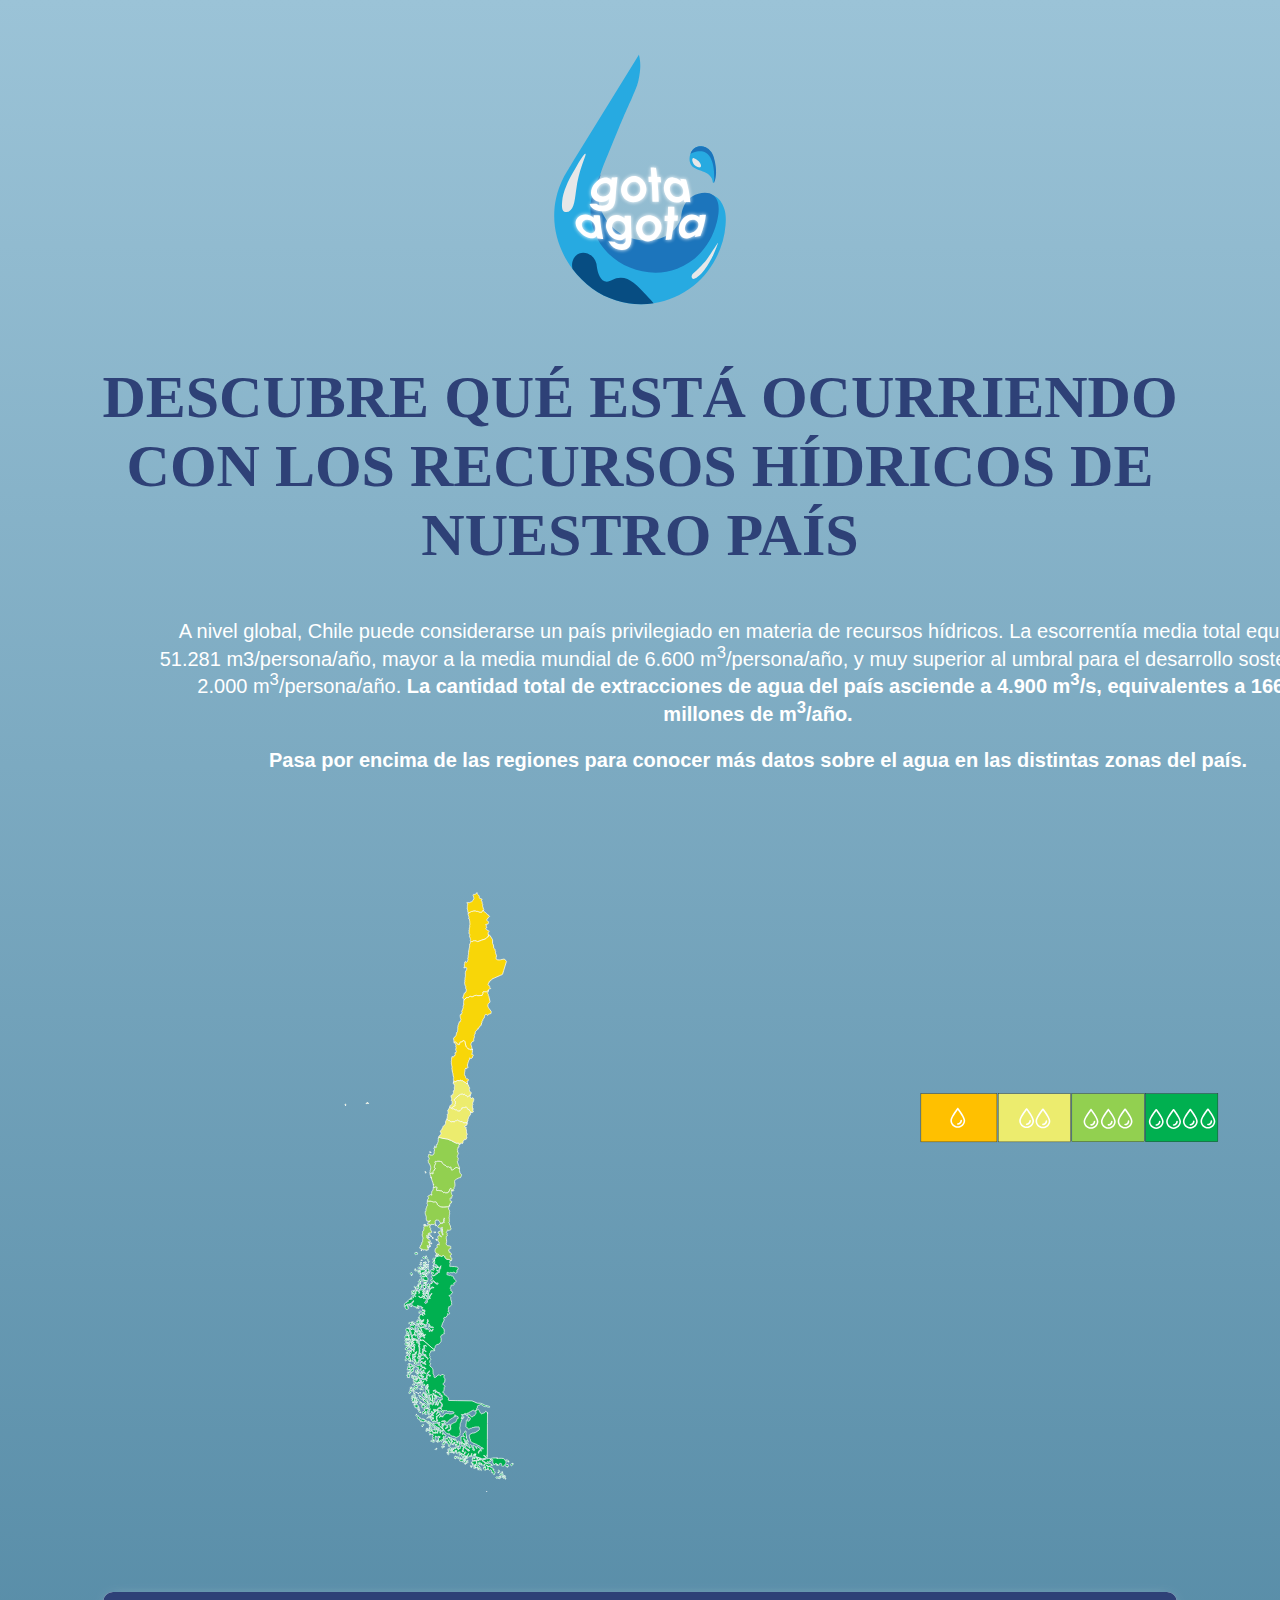
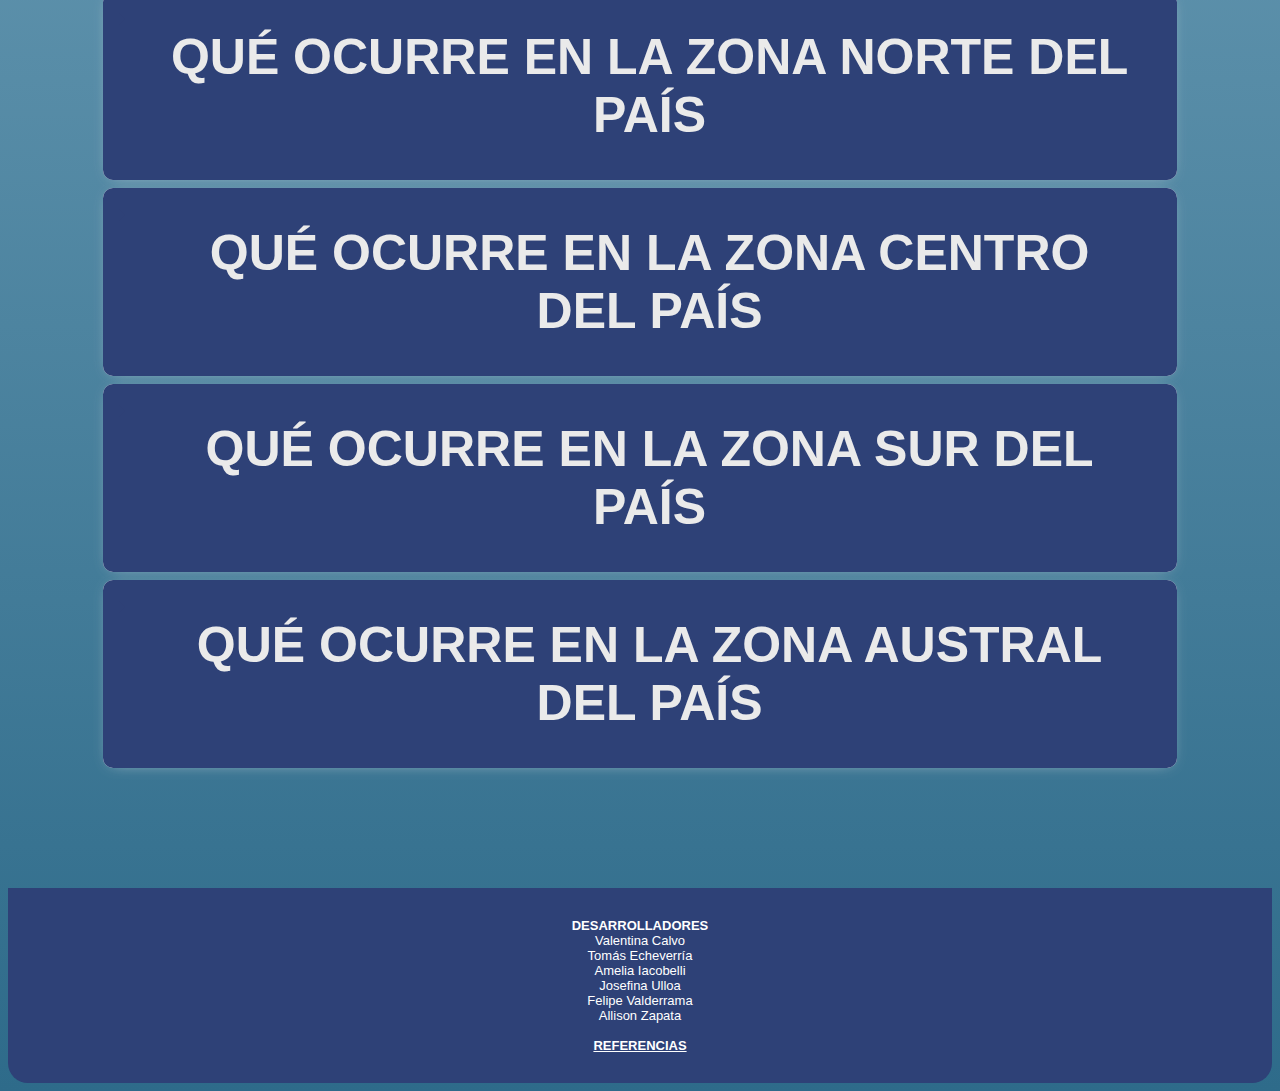
<file: index.html>
<!DOCTYPE html>
<html>
    <head>
        <title>
          AGUA EN CHILE
        </title>
        <meta charset="utf-8"> 
        <link rel="stylesheet" href = "css/diseño.css" type=" text/css">
        <script type="text/javascript" src ="js/jquery-3.6.0.js"></script>
        <script type= "text/javascript" src="js/interaccion.js"> </script> 
        <script src="https://d3js.org/d3.v4.min.js"></script>
    </head>

    <style>
      .pie {
          margin: 10px;
      }
  
      svg {
          float: right;
      }
  
      .legend {
          float:right;
          font-family: "Verdana";
          font-size: .7em;
      }
  
      .pie text {
          font-family: "Verdana";
          fill: #000;
      }
  
      .pie .name-text{
          font-size: .8em;
      }
  
      .pie .value-text{
          font-size: 3em;
      }
    </style>

    <body>
        <div id="logo">
            <img src="img/logo agua 4.svg" width="200">
        </div>
        <h1 id = "title1"> DESCUBRE QUÉ ESTÁ OCURRIENDO CON LOS RECURSOS HÍDRICOS DE NUESTRO PAÍS </h1>
        <div>
          <p id = "intro">A nivel global, Chile puede considerarse un país privilegiado en materia de recursos hídricos. La escorrentía media total equivale a 51.281 m3/persona/año, mayor a la media mundial de 6.600 m<sup>3</sup>/persona/año, y muy superior al umbral para el desarrollo sostenible de 2.000 m<sup>3</sup>/persona/año. <strong>La cantidad total de extracciones de agua del país asciende a 4.900 m<sup>3</sup>/s, equivalentes a 166 mil millones de m<sup>3</sup>/año.</strong><br>
            <br>
            <strong>Pasa por encima de las regiones para conocer más datos sobre el agua en las distintas zonas del país.</strong></p>
        </div>

        <div class="parte1">

          <div class="mapa">
            <svg id="mapa"  baseprofile="tiny"  height="500" stroke="#ffffff" stroke-linecap="round" stroke-linejoin="round" stroke-width="2" version="1.2" viewbox="0 0 1800 1186"  xmlns="http://www.w3.org/2000/svg">
            <g>
                <path class = "chilito" d="M792.1 884.1l0.3-0.1 0.6 0 0.1 0.2 0.2 0.5 0.1 0.6 0 0.6-0.3 0.5-0.4 0.2-0.5 0.2-0.2 0-0.4-0.4-0.3 0-0.1-0.1 0.2-0.7 0-0.2-0.3-0.1-0.3 0.4-0.5 0.9-0.2 0.2-0.4 0.2-0.4 0.3-0.3 0.5-0.4 0.3-0.4 0.1-0.9 0.1-1 0.4-0.5 0.1-0.4-0.2-0.4-0.4-0.1-0.6 0-1.6 0.3-0.5 0.6 0.1 1.3 0.5 1.2 0 1.1-0.6 2.6-2.6 0.2-0.1 0.2 0.1 0.1 0.2-0.1 0.3-0.3 0.2-0.1 0.3 0.1 0.2z m-0.9-7.2l0.3-0.1 0.1-0.2 0.2-0.4 0.2-0.3 0.2 0.3-0.1 0.8-0.2 2.2-0.4 0.7 0.6 0 0.3 0.4 0.1 0.3 0.1 0.5 0.1 0.5-0.1 0.4-0.4 0.5-3.9 2.8-0.8 0.2-0.4 0-0.4-0.1-0.3-0.1-0.3-0.3-0.2-0.3 0-0.4 0.1-0.2 0.2-0.1 1.6 0.2 0.7-0.1 0.6-0.5 0.4-0.6 0.3-0.7-0.5 0.1-1.2 0.7-0.7 0.2 0.4-0.4 0.7-0.4 0.2-0.4-1.1 0.1-0.3 0.1-0.9 0.8-0.3 0.2-0.6-0.2-0.4-0.5-0.7-1.2 0.4-0.6 0.1-0.7-0.2-1.5 0.1-0.7 0.7-0.1 0.3-0.5 0-0.3-0.2-0.2 0-0.2 0.4-0.3 0.2 0.1 0.4 0.1 0.3 0.2 0.2 0.2 0.2 0.6 0.6 0 0.6-0.4 0.4-0.3 0.7-0.8 0.3 0 0.1 1 0.2 0 0.2-0.2 0.1-0.6 0.1-0.2 0.3-0.2 0.3 0.1 0 0.3-0.1 0.3 0.1 0.4z m22.7 2.4l-0.6 0.1-0.2-0.4-0.6-1.3-0.1-0.6-0.1-0.2-0.8-1-0.1-0.7 0.8-0.1 1.6 0.5 2.1 1.6 0.3 0.2 0 0.4-0.1 0.3-0.2 0.1-0.6 0.3-1.4 0.8z m8.1-2.4l-0.4 0.8-0.5 0-0.4-0.2-1.6-1-0.5-0.8-1.1-0.9-0.1-0.6 0.4-0.4 0.5-0.1 0.4 0 0.7 0.3 1 1.1 0.8 0.3 0.7 0.4 0.1 1.1z m-5.8-3.2l0.5 0.7 1.1 1.3 0.2 0.8-0.4 0.5-0.7 0.1-1.5-1.3-2.9-1.4-0.8-1.2 0.9-0.3 0.8 0.2 1.5 0.8-0.5-0.7-0.3-0.7 0-0.6 0.5-0.6 0.3-0.3 0.3-0.1 0.3-0.1 0.4 0 0.4 0.2 0 0.6-0.3 1 0.2 1.1z m-9.7-5l0.3 0.4 0.3-0.1 0.3 0.3 0.2 0.5 0.1 0.4-0.2 0.9 0 0.5 0.8 0.4 0.6 0.6 0.5 0.8 0.3 0.7-0.1 1-0.6 0.1-0.8 0-0.6 0.4 0.9 0.5 0.4 0.3 0.3 0.6 0.1 0.6-0.1 1.8 0 0.8 0.1 0.5 0.2 0.4 1 1.4 0.4 0.2 0.2-0.5-0.1-0.8 0.7 0 0.2 0.2 0.1 0.6 0 0.7-0.2 0.5-0.5 0.9-0.3 0.3-0.8 0.2-0.7 0.4-0.4 0.1-0.3-0.1-0.8-0.7-0.3-0.2-0.5-0.3-0.3 0-0.2-0.1-0.6-0.7-0.3-0.2-0.3 0-0.6 0.3-0.6-0.1-1.2-0.3-1.8-0.3-0.7-0.2-0.5-0.3-0.3-0.6-0.2-1.5-0.2-0.7-0.1-0.7 0.2-0.7 0.3-0.6 1.5-1.7 0.3-0.2 1.4-0.4 0.6-0.4 0.3 0 0.3 0.5 0.2 1.6 0.3 0.7 0.4 0.5 0.4 0.2 0.3-0.2 0.4-0.4 0.4-0.7 0.1-0.5-0.3-0.3-0.7-0.2-1.3-2.1 0-0.8 0.2-2 0.1-0.6 0.6-1.3 0.2-0.6 0.1-0.8-0.1-0.7 0-0.6 0.3-0.6 0.3-0.3 0.4 0.2 0.3 0.4 0.2 0.5 0 0.5 0 0.4-0.1 0.4-0.3 0.1-0.3 0.3 0.2 0.5z m6.3-1.1l0.9 0.8 0.7 0.8 0.2 0.3 0 0.3-0.2 0.5-0.2 0.5-0.3 0.3-0.4 0.2-0.5 0.1-0.3 0.4-0.8 0.2-0.7 0.6-0.4 0.1-0.2-0.5-0.2-0.6-0.1-0.6 0-1.5 0.6-1.2 0.2-0.5-0.5 0.1-0.3 0.4-0.2 0.6-0.2 0.5-0.5 0.2-0.2-0.4 0.1-0.9 0.2-1 0.2-0.6-0.5-0.2 0.6-0.8 0.5-0.4 0.5 0.1 0.8 0.6 0.6 1.3 0.2 0.2 0.4 0.1z m-15.6-3l1.2 0.2 0-0.2-0.3-0.5 0.9 0.2 0.6-0.4 1 0.4 1.5 0.7 0.5 0.2 1.4 0.9 0.4 0.9 0.2 0.1-0.1 1.3-0.1 0.7-0.5 0.6-0.1 0.7 0 2.6-0.1 0.5-0.2 0.4-0.3 0.2-0.4-0.2-0.3 0-0.2 0.2-0.4 0.4-1 0.6-0.8 0.8-0.8 0.6-0.6-0.4-0.1-0.3-0.1-0.7-0.2-0.3-0.2-0.7-0.8-1.4-0.6-0.5-0.3-0.3-0.1-0.5 0.1-0.4 0.6-0.5 0.3-0.4-0.5 0.1-0.4-0.1-0.3-0.4-0.1-0.7-0.6-0.3-0.2-0.3 0.5-0.6 0-0.3-0.2-0.3-0.5-0.3-0.1-0.3 0.1-0.6-0.3-0.6 0-0.3-0.5-0.5 0-0.7-0.1-0.5 2 0.2 0.4 0.2 0.2 0.5 0.5 0.3z m-5.3-1.5l0.4 0.5 0.2 0.5 0 0.6 0.1 0.2 0.4-0.3 0.1 0.8 0.4 0.7 0.3 0.7-0.5 1.4 0 0.3 0.2 0.2 0.2-0.4 0.2 0.1 0.1 0.2-0.1 0.3-0.1 0.5 0.3 0.1 0.2 0.3 0.8 2.1 0.2 0.8 0.5 0.8 0.4 0.4-0.1 0.5-0.4 1 0.8-0.1 0.4 0.4 0.3 0.8 0.5 0.8-0.2 0.1-0.7 0.2-0.2 0.3 0.1 0.2 0.9 0.3 0.4 0.1 0.1 0.2 0 0.6-0.2 0.9 0.1 0.3 0.3 0.8 0.1 0.5-0.3 0.6-0.5 0.7-0.6 0.7-0.8 0.4-0.9 1.3-0.5 0.2-0.3-0.2-0.2-0.5-0.1-0.7 0.1-0.3 0.4-0.5 0-0.2-0.3 0-0.5 0.1-0.3-0.1-0.1-0.3-0.1-0.2 0.1-0.3 0.3-0.2-0.3-0.2-0.3-0.4-0.2-0.5 0.1-0.4 0.2-0.5-0.1-0.4-0.5-0.8-0.1-0.9 0.2-1.1 0.5-0.9 0.5-0.4 0-0.2-0.8-0.3-0.3-0.3-0.2-0.2 0.2-1.1 0-0.5-0.3-0.2-0.2 0.2-0.5 0.9-0.2 0.3-0.3 0.2-0.4 0.2-0.4 0-0.3-0.2-0.2 0.5-0.5 0.4-0.6 0.3-0.6 0-0.6-0.3-0.4-0.6 0-0.7 0.4-0.3 0.3 0 1.1-0.6 1-0.1 0.6-0.2 0.5-0.4 0.9-1.1 0-0.2-0.4 0-0.3 0.2-0.4 0.3-0.3 0.2 0.1-0.7 0.2-0.7-0.4 0.3-0.7 0.8-0.5 0.3-0.4-0.5-0.7 0.7-0.4 0.2-0.4-0.2-0.2-0.5 0-0.5 0.3-0.4 0.2-0.2 1.4-1 0.6-0.7 0.3-1-0.6 0.2-0.9 0.8-0.5 0.2-0.3 0-0.2-0.2-0.1-0.3 0.1-0.3 0.2-0.3 0-0.2-0.5-0.6-0.3-0.2-0.1-0.5 0-1.3-0.1-0.3-0.2-0.5 0-0.4 0.8-1 0.3-0.4 0.7-0.5 0.7-0.2 0.3 0.7 0.1 0.7 0.3-0.2 0.6-1.1 0.3-0.3 0.7-0.4 0.6-0.1 0.3 0.4-0.1 0.4-0.2 0.8 0 0.3z m12-8.6l0.4 0.1 0.6-0.1 0.3 0.6 0.2 0.9 0.1 1-0.6 1.2-0.4 0.4-0.1 0.3 0.6 0.4 0.2 0.7-0.2 0.6-0.8 0.2-0.3 0.5 0.3 0.2 0.8-0.1 0.5 0.4 0.2 0.7 0.7 2.2-1.6-1-2.4-0.3-1-0.4-0.5-0.3-1.2-0.2-0.4-0.4-0.1-0.3 0.2-0.6-0.1-0.4-0.2-0.2-0.3 0-0.3 0-0.8 0.1-0.4 0.3-0.4 0.4-0.3 0.5-0.5 0.3-0.7 0.2-0.6 0.1-0.6 0-0.4-0.5 0.9-0.8 0.2-0.4-0.3-0.7 0.6-1.9 0.9-0.9 1.9-0.9 1 0.1 0.8 0 1.6 0.5 0.5-0.6 0.4-0.7 0.3-0.6 0.4-0.5 0.4 0.3 0.5-0.4z m19.9 1.7l1 0.7 0.6 0.1 0.5-0.1 0.5-0.5 0.6-0.3 0.4 0.3 0.3 0.7-0.1 0.9-0.5 0.9 0.2 0.1-0.2 0.4-0.1 0-0.6 0-1.1 0.1-0.3 0.3-0.1-0.2-0.1-0.7 0.1-0.1 0.2-0.5-0.1-0.2-0.3 0.1-0.3 0.2-0.3 0.1-0.8 0.7-0.6 0.2-2.2-0.2-0.3 0-0.8 0.4-3.6 0.8-0.6-0.3-0.4-0.4-0.3-0.4-0.3-0.3-0.6-0.1-1.1-0.1-0.5-0.2-0.4-0.4 0.6-0.8 1.3-1.2 0.5-0.7 0.8-0.3 0.9 0.5 1 0.7 0.8 0.4-0.3-0.6-0.6-0.5-1-0.8 0.9-0.5 1-0.1 4 1.5 1.8 0.2 0.5 0.2z m-12.6-0.8l-0.1 1.1-0.5 0.1-1.1-0.3-0.7 0.5-0.1 0.9 0.1 0.6-0.5 0.1-0.4-0.8-0.3-0.3-0.3-1-0.1-1 0-0.7 1-0.6 1.2 0.3 0.9 0 0.7 0.3 0.2 0.8z m-12.9-4.7l0.3 1.1 0.1 0.6-0.9 0.5-0.2 0-0.3 0.2-0.1 0.4 0.2 0.1 0.3 0 0.5-0.4 0.2 0.2 0.6 0.4 0.5 0.4-0.6 0.7-1 0.1-0.2 0.2-0.7 0.3-0.7-0.1-1.5 0.6 0.1-0.3 0.9-0.5-0.2-0.8-0.7-0.6-1-0.5-0.9-0.3-0.9 0.5 0.2-0.8-0.5-0.8 0.8-1 0.6-0.1 0.6 0.3 0.5 0.4 0.9-0.3 0.5-0.1 0.4-0.1 0.4-0.2 0-0.2 0.8-0.6 0.6 0 0.4 0.7z m3.3 2.5l-0.6 0-0.2 0-0.4-0.3-1-0.9-0.3-1-0.3-0.7 0.2-0.8 1-0.1 1.2 0.5 1.1 0.3 1 2-0.2 0.6-1.5 0.4z m11.4-20.9l-0.3 0.1-0.3 0-0.1-0.3 0.2-0.4-0.1-0.3-0.4-0.4-0.1-0.3-0.1-0.6 0.1-0.4 0.5-0.5 0.6-0.4 1-0.4 1-0.2 0.7 0.3 0.2 0.4 0 0.5-0.1 0.4-0.2 0.4-0.3 0.2-0.8 0.4-0.4 0.3-1.1 1.2z m7.5-4.6l0.1 0.8 0.4-0.2 0.4-0.6 0.1-0.3 0.6 0.1 0.6 0.2 1.1 0.6-1.1 1.2-0.2 0.3-0.1 0.5-0.3 0.6-0.4 0.5-1.9 1.1-0.6 0-0.2-0.4 0.1-0.3 0.6 0-0.3-0.5-0.3-0.1-0.7 0-0.3-0.1-0.1-0.3-0.1-0.6 0.1-0.8 0.3-0.7 0.6-1.2 0.2-0.2 0.3-0.2 0.2 0.1 0.7 0.4 0.2 0.1z m-23.5-8.5l-0.7 0.1-1.1-1-1-0.3-0.3-0.7-1-0.3-0.8-0.4 0.4-0.6 1 0 0.7-0.1 0.8-0.2 1 0.1 0.6 0.6 0.3 1 0.3 0.7-0.2 1.1z m31.1-24.8l0.2 0.2 0.7-0.2 0.3 0 0.6 0.6 0.3 0.2 0.3 0.2 0.1 0.5 0 0.6-0.6 0.7-0.2 0.6-0.4 0.1 0 0.2-0.1 0.6-0.2 0.6-0.3 0.3-0.4 0.1-0.4-0.1-0.3-0.2-0.3-0.3-0.3-0.6 0.1-0.4 0.2-0.3 0.2-0.2-0.7-0.3-1.2-1.2-0.8-0.5-0.3-0.3 0.5-1.4 0.2-0.4 0.3-0.1 0.5-0.1 0.9 0.1 0.3 0.3 0.8 0.7z m1-4l0.2 0.1 0.5-0.1 0.2 0 0.1 0.4-0.1 1.2 0.6 1.6-0.7 0.1-2.5-0.8-0.1-0.4 0.1-0.5 0.8-1.9 0.3-0.5 0.4-0.3 0.2 1.1z m-22.6-3.7l0.2 0.4-0.1 0.8-0.1 0.6-0.6 1.2-0.1 0.9-0.3 1 0 1-0.1 0.3-0.3 0.5-0.3 0.4-0.4 0.4-0.9 0.3-0.4 0.4-0.6 1-0.6 0.6-0.8 0.2-0.7 0-1.5-0.2-0.3-0.1-0.3-0.3-0.2-0.4-0.3-0.8-0.2-0.3 0.2-0.5 0.3-0.2 2.2-0.7 0.8 0 0.7 0.3 0.8 0 0.7-0.6-0.1-0.2-0.9 0.5-0.3 0.2-1.2-1-0.4-0.1-0.2 0-0.6 0.4-0.3 0-0.3 0-0.8-0.2 0.2-0.3 0.3-0.2 0.6 0.1 0-0.3-1.3-0.5 0.1-1.1-0.2-0.2-0.4-0.6-0.1-0.2 0.1-0.4 0.3-0.2 0.3-0.2 0.4 0 0.3 0 0.9 0.4 1 0.4 0.3 0.2 0.4 0.5 0.6 0.5 0.7 0.2 0.6-0.2-0.4-0.5-2-1.2-0.2-0.3 0.2-0.3 0.4 0 0.4 0.6 0.7 0.4 0.2 0 0.1-0.4 0-0.5 0.5 0.2 0.6-0.1 0.2-0.3-0.1-0.6 0-0.8 0.7 0.4 0.2 0 0.3 0 0.4-0.4 0.3 0 0.4 0 0.3 0.1z m23.5 1.8l0.3 0.8-0.5-0.1-0.5-0.3-0.6-0.2-0.6 0.1-0.3 0.6-0.2 0.8-0.3 0.5-0.5-0.3 0.1 0.5 0.1 0.2-0.4 0.8-0.7 0.5-0.6 0-0.5-0.3-0.3-1.1 0-0.5 0.1-0.5 0.3-0.6 0.4-0.6 0.4-0.5 0.4-0.2 0.9-0.1 0.8-0.5 1.4-1.4 0.6 0.6 0.2 0.9 0 0.9z m-7-4l0.5 0.1 0.9-0.1 0.5 0-0.9 0.8-0.2 0.4 0.3 0.2 0 0.3-0.1 0.7-0.3 0.4-0.1 0.2 0.3 0.5 0.1 0.3-0.2 0.7-0.5 0.7-0.4 0.4-0.4-0.3-0.3-1.3-0.1-0.4-0.5-0.5 0-0.3 0.1-0.5-0.6 0-0.2-0.8 0.1-0.9 0.7 0.1 0.1-0.7 0.4-0.2 0.4 0.1 0.4 0.1z m-17.6-1.3l-0.1 0-0.6-0.3-1.2-1.3-0.5-0.2-0.1-0.2-0.1-0.3 0-0.4 0.1-0.4 0.2-0.3 0.1-0.1 0.6 0 0.5 0.2 0.4 0.3 0.2 0.6 0.9 2.1-0.4 0.3z m3.6 1.5l-0.5 0.1-0.7-0.1-0.5-0.3-0.3-0.5-0.1-0.9 0-0.9 0.2-0.9 0.4-0.8 0.4-0.7 0.4-0.2 0.9-0.3 0.5-0.4 0.7 0 0.3 0.2 0 0.3-0.1 0.4-0.5 1.1-0.2 0.7 0.6 0.5-0.1 0.6-0.2 0.7-0.5 0.9-0.3 0.3-0.4 0.2z m15.3-1.2l-1.1 0.2-1-0.2-0.6-0.8-0.7-1.6-0.2-0.9-0.1-0.5 0-0.4 0.7-0.6 0.3-0.4 0.5-0.5 0.4-0.3 0.4 0.1 0.3 0.2 0.8 0.3 0.5 0.7 0.2 0 0.6 0.6 0.2 1.2-0.1 1.4-0.3 0.9-0.8 0.6z m-7.8-3.1l0.4 0.5 0.5-0.1 0.6-0.1 0.4 0.2-0.3 0.4-0.2 0.5-0.3 0.4-0.5 0.3-1.7 0.1-0.5 0.3 0.5 0 0.3 0.2 0 0.4-0.1 0.3-0.3 0.3-1.5 1.1-0.8 0.4-0.7-0.1-0.5-0.9-0.2-0.5 0.8-1.3 0.3-0.5-0.1-0.9 0.2-0.3-0.2-0.4-0.5-0.3-0.3-0.3 0.1-0.2 0.7-0.4 0.2-0.2-0.4-0.5-0.1-0.9 0.2-0.9 0.3-0.8 0.7-1.3 0.4-0.3 0.7 0.2 1.3 0.5 0.5 0.4 0.5 0.5 0.4 0.7 0.2 0.6-0.1 0.6-0.6 0.5 0.4 0.1 0.4 0.1 0.4 0.3 0.1 0.6-0.2 0.5-0.5 0.2-0.9 0z m15.5-0.1l0.2 0.4-0.4 0.2-0.4-0.1-0.8-0.4 0.3 0.8 0.1 0.3 0.3 0.3 0.5 0.3 0.3 0.2 0.1 0.4 0 0.8-0.4 0.7-0.5 0.6-0.7 0-0.4-0.8-0.5-0.8-1.1-0.9-0.2-0.2-0.2-0.1-0.5-0.4-0.3-0.5 0.3-0.2 1.5-0.9 0-0.3-1-1 0.3-1.9 1.2-1.8 1.3-0.7 0.8 0.2 0.6 0.5 0.4 0.7 0.1 1.1-0.3 0.7 0 0.3 0 0.8 0 0.2-0.2 0.5-0.3 0.6-0.1 0.4z m-6.6-5l0.5 0.1 0.9-0.6 0.5 0 0.2 0.7-0.1 0.6-0.3 0.7-0.9 1.6-0.6-0.1-0.8-0.4-0.6-0.4-0.5-0.1-0.8-0.4-0.4-0.1-0.7 0.1-0.3 0.1-0.5 0.5-0.3 0.1-0.1 0.2-0.2 0.7-0.1 0.2-0.4 0.1 0-0.6 0.1-0.8 0.1-0.5 0.5-0.6 0-0.4 0.2-0.6 0.3-0.6 0.3-0.6 0.3-0.4 0.4 0 1.4 0.2 0.4 0.2 0.4 0.4 0.5 0.4 0.6 0.3z m-13.8 3.2l0 0.8-0.5-0.2-0.3-0.8-0.2-0.3-0.6-0.3 0-0.5 0.5-0.9 0.7-1.8 0.5-0.6 0.7-0.3 0.5 0.4-0.2 0.8-1 1.7-0.2 0.8 0.1 1.2z m13-6.5l1.2 0.3 0.8-0.2 0.6 0 0.1 0.8-0.3 0.5-0.6 0.3-0.7 0.3-0.7 0.1-1.4-0.4-0.6-0.3-0.3-0.6 0.3-0.4 0.8-0.3 0.8-0.1z m-9.4 1.1l-0.3 0.1-0.4-0.1-2.6-1.5-0.5-0.6-0.4-0.7 0-0.7 0.7-0.3 1.6-0.2 0.9 0.1 0.4 0.5 0.1 0.2 0.6 1.1 0.2 0.5 0.1 0.4 0.1 0.5 0.3 0.3-0.5 0.3-0.3 0.1z m7.3-4.9l1 0.6 2.7-0.3 1.1 0.2 0.3 0.4 0.4 0.7 0.3 0.8-0.1 0.3-0.7 0.4-0.3 0-3.5 0.1-0.4 0.1-0.4 0-1.3-0.6-1.1-0.2-0.3-0.1-0.2-0.4-0.3-0.7-0.3-0.7 0-0.6 0.2-0.6 0.4-0.2 0.6-0.1 1-0.7 0.4 0.3 0.5 1.3z m-6.4 1.4l-0.4 0.2-0.3-0.1-1.3-1-0.3-0.3-0.2-0.4-0.1-0.5 0-1 0.3-1 0.4-0.5 0.7 0 0.4 0.3 0.9 1.1 0.5 0.2 0.2 0.1 0 0.3-0.1 0.1-0.3 0.2-0.2 1.6-0.2 0.7z m10.7-9.7l1.6 1.3 0.2 0.2 0.2 0.5 0 0.2-0.2 0.3 0.2 0.3 0.5 0.4 0.5 0.5 0.3 0.8 0.1 0.8-0.2 0.7-0.2 0.5-0.4 0.6-0.2 0.6 0.2 1.1-0.2 0.4-0.6 0.2-0.5-0.4-0.5-0.6-0.4-0.4-0.3-0.1-0.6-0.1-2.2 0.4-0.6-0.1-0.4-0.5-0.5-1.3-0.3-0.3-0.4-0.3-0.6-1.1-0.5-0.1-0.2 0.1-0.2 0.6-0.3 0.2-0.2-0.2-0.3-0.4-0.3-0.2-0.3 1-0.5 0-0.6-0.3-0.3-0.4-0.2-1.3 0.4-1.2 0.6-1 0.8-0.6 0.6 0 1.7 0.3 0.3-0.1 0.4-0.3 0.3-0.1 1 0.1 0.3-0.1 0.5-0.2 0.9-0.6 0.6-0.1 0.5 0.1 0.5 0.2z m-1.7-1.4l-0.4 0.4-0.4 0.1-0.5 0.3-0.2 0.1-0.3-0.1-0.6-0.3-0.5-0.1-0.5-0.2 0.3 0.5 0.4 0.4-0.7 0.3-2.8-0.3-0.7 0.4-0.7 0.5-0.8 0.3-0.7-0.3-0.6 0-0.5-0.2-0.1-0.5 0.4-0.7 0.3-0.4 1.5-0.6 0.4-0.4 0.9-1.5 0.6-0.6 0.5-0.1 0.6 0.1 2.3 0.8 1.2 0.1 0.4 0.2 0.7 0.9 0.6 0.5 0 0.2-0.1 0.2z m-2.8-3.4l-0.7 0-0.6-0.4-1.9-0.8-0.2-0.3 0.5-0.2 2.9-0.6 0.7-0.3 0.3-0.1 0.5 0.1 0.3 0.2 0 0.3 0 0.7-0.3 0.8-0.6 0.4-0.9 0.2z m5.2-0.6l1.2 3.1-0.3 0.5-0.4 0.4-0.5 0.1-0.6-0.1-1-1-0.9-1.1-0.1-0.4-0.1-0.5 0.1-0.4 0.3 0.1 0.6 0.9 0.3 0.2 0.2-0.1-0.2-0.3-0.2-0.4-0.1-0.7-0.2-0.2-0.5-0.4-0.5-0.4 0-0.4 0.2-0.4 0.5-0.5 0.3-0.2 0.3-0.1 0.7 0.1 0.4 0.5 0.5 1.7z m-29.4 2.9l-0.6 0.1-0.5 0-0.5-0.2-0.3-0.2 0.4-0.8 0-0.4-0.2-0.4-0.7-0.9-0.3-0.7 0-0.3 0.6-0.8 0.6-0.6 0.8 0 0.3 0.4 0.2 0.6 0.7 1.2 0.9 0.4-0.1 0.3-0.4 0.5 0.2 0.7 0.1 0.4-0.5 0.1-0.4 0.5-0.3 0.1z m34.3-5.9l0 0.5-0.4 0.7 0 0.3 0.2 0.8-0.3 0.5-0.6 0.3-0.6 0.1-0.5-0.3-0.7-0.4-0.5-0.6-0.1-0.7 0.3-0.8 0.6-0.1 0.6 0 0.6-0.4 0.3-0.2 0.4-0.1 0.4 0.1 0.3 0.3z m-16.8 3.4l-1.5 0.3-0.4-0.2-0.3-0.2-0.7-0.3-0.4-0.3-0.1-0.2-0.3-0.8-0.9-1.4 0-0.3 0.1-0.3 0.3-0.3 0.4-0.2 0.6-0.1 0.6 0 0.3 0.1 0.2 0.3 0.2 0.6 0.1 1 0.2 0.3 0.4 0.4 0.5 0.2 0.4 0.1 0.2 0.2 0.4 0.4 0.1 0.5-0.4 0.2z m-2.9-5.7l-0.1 0.6-0.2 0.2-0.4 0-1.9-0.1-0.6-0.4-0.4 0.1-0.4 0.1-0.3 0-0.3-0.1-0.3-0.2-0.1-0.3 0-0.5 0.2 0 0.8-0.9 0.1-0.2 1.2 0 0.5 0 1.2 0.4 0.6 0.2 0.2 0.3 0.2 0.3 0 0.5z m12.2-1.4l0.8 1 0.4 0.6 0 0.5-2.1 0.3-1 0.4-1.9 1.2-2.4 0.8-1.2 0.8-0.5 0.1-0.3 0-0.9-0.5-0.4-0.3-0.4-0.5-0.3-0.6-0.1-0.7 0.3-0.4 0.4-0.1 0.6 0 0-0.2-0.5 0-1.6-0.3-0.2-0.3 0-1.1 0.3-0.8 0.8-0.2 1.6 0.3-0.2-0.4 0.4-0.3 0.5-0.2 5.6 0 1.3 0.3 1 0.6z m-19.8-2.4l0.1 0.8 0.8-0.3 0.2 0.7-0.1 1.1-0.3 0.9 0.1 0.4-0.4 0.2-0.5 0.1-0.4-0.1-0.4-0.6-0.1-0.8-0.1-0.8 0.1-0.8 0.2-0.7 0.4-0.4 0.4 0.3z m25.5-0.4l0.4 0.5 0.3 0.5-0.5 0 0.2 0.4 0.7 0.7 0.2 0.4 0 0.6-0.2 0.5-0.3 0.3-0.3 0.4 0.5 0 0.3 0 0.3 0 0.3 0.4 0.2 0.6-0.3 0.3-0.5 0.1-0.5 0-1.5 0.6-0.9 0.1-0.4-0.5-0.4-0.7-1.2-1.3-0.2-0.4 0.3-0.3 0.3 0.4 0.1-0.6 0-0.7-0.1-0.4-0.2-0.3 0.2-0.5 0.2-0.5 0.3-0.3 0.5-0.1 0.5 0.1 0.5-0.1 0.4-0.2 0.4-0.2 0.4 0.2z m-11.5-1.3l0.5 1.1 0.5 0.3-0.4 0.4-2.2 0.2-1.3 0.4-0.5 0.1-0.5-0.2-0.3-0.5-0.2-0.6 0-0.5 0.9-0.4 0.8-0.5 0.9 0.3 1-0.5 0.4 0 0.4 0.4z m5.1 1.5l-0.7 0.1-1.3 0-0.6 0-0.7-0.3-0.6-0.3-0.2-0.5 0.4-0.3 1.9-0.4-0.5-0.7-2-0.6-0.5-0.9 0.3 0.1 0.4 0.4 0.2 0.2 0.3 0 2.3 0.2 0.7 0.4 0.3 0 0.3 0.3 0.2 0.6 0 1.5-0.2 0.2z m-6.1-2.7l-0.4 0.3-1.5 0.3-1.2 0.4-1.5 0.2 0.4 0.7 0.1 0.3 0.1 0.4-0.6 0-1.7-0.4-0.7-0.3-0.4-0.8-0.2-0.8 0.2-0.7 0.5-0.6 0.4-0.1 1.5 0.2 0.2 0.2 0.2 0.8 1.2-1.9 0.5-0.3 0.6-0.2 0.3-0.1 0.5 0.3 0.4 0.1 0.2 0.2 0.5 0.9 0.4 0.9z m9.3-0.2l-1.1 0.2-0.5-0.2-0.3-0.5-0.2-0.9 0-0.7 0.2-0.6 0.3-0.3 0.5 0.2 0.3 0.3 0.2 0.7 0.2 0.2 0.3 0.2 0.6 0 0.2 0.2 0.2 0.6-0.4 0.4-0.5 0.2z m20.6-0.3l-1.1 2 0.5 0 1.2-2 0.8-0.5 0.5 0.1 0.9 0.5 0.6 0.1 0.4 0.3 0.5 1.4 0.4 0.3 0.2 0.3-0.2 0.6-0.4 0.7-1.3 2-0.3 0.2-2-0.2-0.9-0.3-0.9-0.6 0 0.6 0.4 0.4 0.5 0.2 0.4 0.4 0.5 0.3 1.3 0.2 0.3 0.3-0.1 1.1-0.9 1-2.1 1.5-1 0.9-0.2 0.5-0.5 0.2-0.2 0.5-0.2 0.2-2.1 1.8-1 0.5-1.5 0.4-0.5 0-0.3-0.2-0.3-0.6-1.4-1.5-0.7-0.9-0.3-0.6 0.1-0.3 1 0 0.3-0.1 0.4-0.5 0.5-0.3 0.4 0.1 0.8 0.8 0.3-0.2 0.5-0.1 0.3-0.2 0-0.2-0.2-0.1-1.9-1-0.2 0.1-0.7 0.6-0.5 0.3-0.6 0.1-0.2-0.1-0.2-0.3-0.2-1.1-0.5-0.7-0.2-0.6-0.3-1.5-0.3-0.6 0.9-1.4 0.3-0.2 0.7-0.2 0.2 0.1 0.4 0.6 0.2 0.2 0.7-0.4 0.2 0 0.3 0.1 0.6 0.6 0.5 0.3 0.2 0.2 0.2-0.2 0.2-0.4-0.2-0.3-0.5-0.3-0.3-0.5-0.3-0.8 0-0.7 0.5-0.3 0.5 0.1 1.8 1.2 0.3 0 0.2-0.2 0.1-0.3 0.1-0.4-0.2-0.3-0.2-0.1-0.6 0-1.2-0.4-0.4-0.2-0.4-1.2 0.3-1.3 0.8-0.9 1 0 0.2 0.2 0.3 0.7 0.8-0.1 0.3-0.2 0.4 0.1 0.2 0.3 0.5 1 0.4 0.5-0.3-1.3 0-0.4-0.2-0.5-0.5-0.2-0.3-0.3 0.2-0.6 1.4-0.3 0.5-0.4 0.5 0.4 0.6 0.6 0.5 0.8 0.1 0.6-0.1 0.5z m-17.3-0.6l-0.3 0.1-0.4-0.1-0.4-0.3-1.5-1.4 1-0.6 0.3 0 0.8 0 0.2-0.1 0.2-0.3 0.2-0.1 0.4 0.1 0.1 0.3-0.1 0.3-0.1 0.5-0.2 0.1-1.4 0 0.8 0.4 0.3 0.3 0.2 0.3-0.1 0.5z m-8.2-2.6l0.7 0.1 1.2-0.3 0.5 0.2-0.2 0.8 0.2 1.7-0.3 0.7-1.1-1.1-0.4-0.2-0.6-0.1-0.3-0.1-0.4-0.4-0.5-0.3-0.2-0.3-0.1-0.3-0.2-0.9-0.2-0.3 0.5-0.3 0.5 0.3 0.5 0.5 0.4 0.3z m18.3-1.4l0.6 0.4 0.1 0 0.8 1.5 0 0.2-2 0.4-0.4-0.2-0.4-0.4-0.1-0.6 0.3-0.7 0.2-0.2 0.5-0.4 0.2-0.1 0.2 0.1z m-13-1.1l0.3 1.1-0.4 0.5-0.7 0.2-0.7 0.1-0.7 0-0.8-0.2-0.7-0.5-0.3-0.8 0.3-0.2 1.9 0.5 0.7-0.1 0.2-0.2 0.1-0.4 0.2-0.3 0.3-0.1 0.2 0.1 0.1 0.3z m-11.3 0.7l-0.2 0.4-0.4-0.2-0.5-0.3-0.9-0.1-0.8-0.2-0.1-0.7 0.3-0.3 0.4-0.2 0.4-0.1 0.6 0 0.5 0.1 0.4 0.3 0.3 0.6 0 0.7z m14.5-1.1l-0.2 0.5-0.5 0.4-0.6 0.4-0.5-0.2-0.3-0.5-0.1-0.6 0.2-0.4 0.2 0.4 1-0.7 0.5 0 0.3 0.7z m-8.6-3.3l0.9 1.3 0.3 0.2 1.6 0.2 0.3 0.2 0.2 0.6-0.5 0.1-0.7 0-0.6 0.2-0.3 0.2-0.3 0-0.3 0.1-0.1 0.5 0 0.4 0.6 1.4-0.7 0-0.3-0.1-0.3-0.2-1.2-1.2-0.1-0.4 0-1-0.2-0.4-0.4-0.9 0.4-0.3 0.7 0 0.7 0.2 0-0.2-0.2-0.2-0.3-0.5-0.1-0.4 0.2-0.2 0.4 0.1 0.3 0.3z m-5.4 0.5l-1.6 0.4-1.1-1 0.2-0.3 0.4-0.1 1.5-0.1 0.4 0.2 0.4 0.5 0 0.3-0.2 0.1z m9-0.7l0.2 0.2 0.3-0.2 0.6 0.2 0 0.4-0.1 0.3-0.2 0.2-0.6 0.2-0.9-0.1-1-0.2-0.8-0.5-0.6-0.9 1.4-1.3 0.8-0.2 0.8 0.7 0.4 0.4 0.1 0.3-0.4 0.1 0 0.4z m-7.6-4.4l-2.1 0.4-0.2-0.1-0.2-0.4 0.4-0.1 0.5 0 1.6 0.2z m13.3 3.4l-0.4 0.2-0.3 0-0.2-0.5 0.1-0.7-0.1-0.4-0.2-0.4-0.6-0.4-0.4-0.2-0.2-0.4 0-0.7-0.1-0.3-0.2-0.3-0.2-0.4 0-0.5 0.2-0.5 0.4-0.4 0.4-0.2 0.2 0.3-0.1 0.6 0.4 0.1 0.5 0.4 0.4 0.4 0.3 0.4 0 0.5-0.2 0.3-0.2 0.3 0.2 0.5 0.7 0.6 0.2 0.4-0.2 0.8-0.4 0.5z m10.7-3.2l-0.3 0-0.4-0.1-0.3-0.1-0.5-0.6-0.9-0.2-0.1-0.4-0.1-1 0-0.5 0.3-0.5 0.5-0.6 0.8-0.4 0.7-0.3 0.6 0.1 0.4 0.3 0.1 0.4-0.2 0.9 0 0.4-0.4 0.8-0.1 0.4 0.2 0.5 0.2 0.3 0 0.3-0.5 0.3z m-15.9-8.3l1.5 2 0.4 0.8 0.3 1.1-1.9 0.1-0.6-0.1-0.8-0.5-0.2-0.2 0.2-0.2 0.7-0.1 0.2-0.3-0.6-0.3-0.8 0-0.7 0.3-0.4 0.6 0.4 0.4 0.9 0.5 0.3 0.4-0.6 0.2-0.9 0.7-0.6 0-0.2-0.2-0.2-0.3-0.2-0.4 0-0.3-0.2-0.2-0.5 0.1-0.7 0.2-1.3-0.4-0.2-0.1-0.4-0.4 0-0.6 0.4-0.4 0.1-0.5 0.6-0.6 1.7-0.4 1.1 0.6 0.7 0.5 1.2-0.5-0.1-0.5 0.4-0.2 0.6 0 0.2-0.1 0-0.6 0.2-0.1z m49 8.9l-0.4 0.6-0.8 0.7-0.9 0.3-0.5 0.4 0.3 1.3 0.8 1.3 0.1 0.6 0 0.6-0.5 0.9-0.1 0.6 0.2 0.5 0.3 0.5 0.2 0.4-0.2 0.7-0.3 0.2-0.6 0.2-0.3 0.4 0 0.6 0.9 0.8 1 0 1-0.3 1 0 1.2 0.3 4.7 0 3.5 0.7 1.3 0 0.5 0.1 0.6 0.3 0.3 0.5 0.2 0.5 0 0.5 0.2 0.5 0.3 0.5 0.3 0.2 0.2 0.3 0 0.7-0.3 0.7-0.3 0.3-0.5 0.1-0.5 0-0.2 0.2-0.3 0.5-0.5 1.1-0.2 0.6 0.1 0.5 0.1 1.2-0.1 1.2-0.6 1-0.8 0.6-0.9 0.2-1-0.3-1.8-1.3-0.9-0.3-1 0.2-2.1 1-1-0.1-1.6-0.6-0.5-0.1-0.5 0-0.4 0.4-0.3 0.3-0.4 0.4-0.5 0-3.1-0.6-1.4-0.5-0.7 0.2-0.2 0.7 0.3 1.8 0 0.5-0.2 1.1 0.2 0.5 0.5 0.1 1 0 0.9 0.3 0.9 0.6 1 0.5 0.9-0.2 0.5-0.2 0.5-0.2 0.6-0.1 0.5 0.2 0.3 0.2 0.6 0.8 0.4 0.3 1 0.2 0.8-0.1 0.8 0.1 0.8 0.9 1 2 0.4 1.5 0.2 0.3 0.9 1.2 1.2 0.9 0.8 0.8 0.5 0.8 0.5 1.1 0.2 1-0.6 0.8-0.3 0.3-0.6 0.9-0.3 0.4-0.5 0.3-2.3 0.9 0 0.4 0.2 0.6 0.4 1 0.1 0.5-0.2 0.5-0.9 0.7-0.8 0.2-1.8-0.2-0.8 0.2-1 0.3-0.8 0.5-0.3 0.8 0.4 0.5 0.1 0.2-0.1 0.2-0.4 0.5-0.4 0.9-0.1 0.3-0.1 0.6 0.2 0.6-0.1 0.4-0.3 0.6-0.1 0.2 0.1 0.5 0.2 0.4 0.6 0.6 0.3 0.6 0 0.5-0.2 0.5-0.1 0.5 0.1 0.5 0.4 0.3 0.9 0.4 0.9 0.5 0.5 0.7 0.4 1 0.3 1.2-2.6 2.9-0.3 0.5-0.4 1-0.4 0.4-0.5 0.3-0.5 0.1-1.8 0.3-0.3 0-0.2 0.2 0 0.4 0.1 0.1 0.4 0.2 1.2 1.2 1.3 0.9 0.5 0.7 0.1 0.9-0.1 1.6 0 1.3 0.3 1.2 1.5 4.2 0.1 0.7-0.1 0.5-0.2 0.5 0 0.6 0.3 2.5-0.1 1-0.8 0.8-1.3 0.8-0.4 0.4-0.6 1-0.3 0.3-0.5 0.2-1.2 0-0.7 0.2-0.3 0.5 0 0.3 0.3 0.8 0 0.2-0.4 0.7-0.4 2.1 0 0.4 0.2 0.5 0.8 0.7 0.3 0.5-0.5 0.6-1.5 0.9-0.1 0.7 0.5 0.6 1.5 0.9 0.6 0.5 0.4 0.8 0.3 0.8 0 1-0.4 0.9-0.8 0.4-0.7-0.2-1.5-1.1-0.5 0-0.3 0.2 0 0.5 0 0.5 0.2 0.6 0.1 0.3 0 0.4-0.2 0.6-0.4 0.8-2.1 2.4-0.5 0.9-0.4 0.4-0.5 0-1.3-0.2-0.6 0.1-0.9 0.4-0.4 0.3-0.4 0.5-0.2 0.8 0.3 0.3 0.5 0.2 0.4 0.3 0 0.5-0.4 1.8-0.1 0.7-0.1 0.6-0.1 0.5-0.3 0.6-2.2 4-0.4 1.1-0.6 2.4-0.5 1.1-0.5 1.1 0.2 1.1 0.6 0.9 0.7 0.7 0.5 0.3 0.5 0.1 0.4 0.2 0.4 0.5 0.1 0.3 0 0.6 0.2 0.2 0.3 0.2 0.8 0.3 0.2 0.7 0.5 4.2 0 0.7-0.3 1.3 0 0.6 0.1 0.4 0.4 0.6 0.2 0.6-0.2 0.5-0.3 0.1-0.7-0.2-0.3 0-0.3 0.1-0.1 0.1-0.3 0.5-0.7 0.9-0.3 0.4-1.5 0.5-1 0.5-0.9 0.8-0.8 2 0.1 1.8 0.6 1.9 0.1 3.7-0.1 1.4-0.2 1.1-0.6 1-1.3 1.5-1.6 1.8-0.9 0.7-1 0.4-2.3 0.3-1.1 0.4-0.9 0.9-1.6 2.4-0.3 0.8-0.1 0.5 0 0.5 0 0.4-0.3 0.5-1.5 2-0.3 0.8 0.1 0.9 0.3 0.4-0.1 0-20.7-17.9 0-0.1 0.2 0 0-0.3-0.7-0.5-0.9-0.4-1-0.1-0.9 0.1-1.5 0.6-0.8 0.1-0.5-0.5 0.2-0.3 0.2-0.2 0.2-0.2 0.3 0-0.2-0.3-0.4-0.3 0-0.4-0.3 0.5-0.4 0.2-0.4-0.1-0.2-0.5 0-1 0-0.3-0.2-0.2-0.4-0.1 0-0.4 0.1-0.4 1.5-1.7 0.5-0.3 0.4-0.2 0.5 0-0.3-0.4 0.3-0.5 0.8-0.7 0.4-0.4 0.5-0.2 0.2 0.1 0.5 0.5 0.7 0.4 1.2 1.4 0.7 0.3 0.2 0.2 0.2 0.3 0.3 0.9 0.7 0.3 0.4-0.5 0.1-0.7-0.3-0.3-0.6-0.2-0.3-0.6 0-0.7 0-0.8-0.1-1.5 0.2-0.3 2.4-0.7 0.5-0.2-0.1-0.4-0.4-0.1-0.5-0.1-1.4 0.7-0.8-0.1-0.1-0.2-0.3-0.4-0.4-0.2-0.6 0-0.4-0.1-0.3-0.3-0.4-0.5-0.4-0.2-1.6-0.2-0.3-0.1 0-0.2 0.4-0.3 0.4-0.2 1.2 0 1.1-0.4 0.5-0.1-0.6-0.3-0.6-0.1-1.2 0.2-0.6 0.2-1.1 0.7-0.2 0-0.2-0.3 0.1-0.3 0.2-0.6-0.1-0.7-0.2-0.5-0.3-0.4-0.4-0.4-0.3-0.4 0.1-0.7-1.9-0.4-1-0.6-0.5-1-0.2-0.3-0.7-1.4-0.2-0.5 0.3-0.5 0.7-0.7 0-0.3-0.1-0.3 0.1-0.4-0.6 0.2-1.1 1.1-0.6 0.4-0.5 0.1-0.5-0.2-0.4-0.5-0.1-0.9 0.1-1 0.7-0.4 0.5-0.2 0.9-0.8 0.4-0.2 0.3 0.2 0.5 0.4 0.3 0.1 1 0 0.3 0.2 0.7 0.8 0.7 0.3 0.2 0.2 0.3 0.3 0.6 1.4 0.1 0.5 0.1 1.5 0.3 1.5 0.3 0.6 0.5-0.1 0.1 0.1 0.1 0.2 0.2 0.5 0.2 0.7 0.5 0.1 0.5-0.3-0.3-0.3-0.1-0.4 0-0.4-0.4-0.4-0.4-0.5 0-0.5 0-0.2 0.3-0.1-0.1-0.4-0.4 0-0.3-0.6-0.1-0.3-0.1-0.4-0.4-0.9-0.4-0.5-0.4-0.6-0.3-0.7 0-0.6 0.4-0.3 1.5 0.3 0.5-0.1 0.5-0.2 3.3 0.3 0.3 0.2 0.2 0.8 0.2 0.2 0.2 0 0.2-0.2 0.3 0 0.2 0.1 0.5 0.5 0.2 0.1 1.1-0.6 0.6-0.3 0.2 0.3 0.1 0.3 0.4 0.1 0 0.2-0.3 0.7-0.3 0.6 0.1 0.4 0.3-0.2 1.1-1.2 0.7-0.4 0.2-0.6 0.3 0 0.1 0.2 0.1 0.3 0 0.3-0.1 0.4-0.7 1-0.2 0.6 0.2 0.3 0.2-0.2 0.5-0.8 0.4-0.2 0.2 0.1 0.8 0.6 0.6 0.2 0.7 0 0.3 0.2 0.5 0.4 0.3 0.2 0.2 0.3 0 0.9-0.1 0.8-0.2 0.6 0.4 0.2 0.2 0.3 0.5 0.9 0.2-0.4 0.4-1.3 0.3-0.4 0.4-0.3 0.3-0.2 0.5 0 0.8 0.2 1.9 1.5-0.1-0.6 0.1-0.4 0.2-0.4 0.6-0.2 0.5-0.7 0.2-0.1 0.2-0.5 0-1-0.1-1-0.2-0.3 0 1.4-0.1 0.5-0.3 0.3-0.6 0.3-0.4 0.4-0.6 0.3-0.6 0-0.8-0.8-1.1-0.6-0.5-1-0.2-0.2-0.4-0.2-1.4-1.4 0.3-0.7-0.1-0.3-0.2-0.2-0.8-0.5-0.4-0.3-0.1-0.4 0.3-0.2 0-0.3-0.3-0.3-0.2-0.6-0.1-0.7 0.2-0.5 0.2 0 1.4 0.3 0.2 0.1 0.4 0.8 0.2 0.7 0.2 0.3 0.2 0.2 0.6 0.4 0.2 0 1.6 0.3 1.9-0.3 0.7 0 1 0.8 0.6 0.2 0.4-0.1-0.1-0.6-0.5-0.4-1.4-0.1-0.9-0.6-2 0.4-0.6 0-0.3-0.1-1.1-1.1 0-0.1 0.3-0.8 0.1-0.3 0-0.4-0.2-0.3-0.4-0.3-0.1 0.5-0.2 0.2-0.3 0-0.5-0.5-0.7-0.2-0.1-0.2 0.1-0.5 0.5-0.6 0.5-0.5 0.5-0.3-0.7-0.3-2.2-0.2-0.6-0.3-0.2-0.3-0.2-0.5-0.4-0.7-0.2-1.3 0.8-1 0.9-1 0.1-1-0.4 0.3-0.5 0.1-0.1-0.7 0.1-0.5 0.3-0.5 0.4-0.4-0.2-0.3-0.3-0.1-0.2 0-0.3 0.2-0.3-0.5 0-0.2 0.2-0.2 0-0.3-0.4 0.3-0.4 1.4-0.5 0.4 0 0.3 1.1 0.9-0.3 1.2-0.8 1.4-0.3 1.4 0.1 0.4 0.4 0.7-0.1 0.3-0.3 0.5-0.1 0.1-0.3 0.4-1.8 0.5-0.8 0.6-0.2 0.1-0.3 0-0.4-0.2-1-0.1-0.3 0-0.3-0.2-0.3-0.2-0.2-0.7-0.5-1.1-0.2 0.1-2.9 0.5-0.5 0-1-0.5-0.6-0.2-0.6 0.8-0.8-0.1-0.8-0.3-0.5-0.4 0.4-0.1 1.1-0.1 0.1-0.3-0.4-0.3-0.5 0-2.3 0.6-1.3 0.7-0.4 0.1 0.1-0.4 0-0.2-0.8 0.2-1.1-0.2-1-0.5-0.3-0.7-0.3 0.2-0.4 0-0.3-0.3-0.2-0.4 0-0.5 0.1-0.3 0.6-0.5 0.4-0.8 0.3-0.3 0.4-0.2 0.4 0.1 1 0.4 0.4 0.2-0.1 0.3-0.2 0.7 0.3-0.1 0.3-0.3 0.4-0.6-0.3-0.3-0.5-0.4-0.5-0.3-0.4-0.2-0.2-0.2 0.1-0.7 0.3-0.7 0-0.5 1.3-0.6 0.6-0.1 0.2 0.5 0 0.8 0.1 0.6 0.4-0.2 0.1-0.4 0.2-0.7 0.2-0.3 0.2-0.2 0.8 0.2 0.4 0.3 0.2 1.3 0.3 0.5 0-0.4 0.1-0.4 0.2-0.2 0.3 0 0.1 0.2 0.4 1.1 0.1 0.4-0.7 0.7-1.8 0.5-0.6 0.9 2.2-0.7 0.7-0.3 0.2 0.1 0.4 0.1 0 0.4 0.1 0.4 0.7 0.9 1 0.8 1.1 0.3 1-0.3-2.1-0.3-0.4-0.2-0.3-0.6-0.5-1.3 0.7-0.5 2.3 0.4 0.9-0.4-0.6-0.2-1.2 0.2-0.7-0.2-0.5-0.5 0.2-0.4 0.6-0.2 0.8-0.1 0.5-0.2 0.2 0 0.3 0.1 0.5 0.3 0.2 0 1.1 0 0.5-0.2 0.2-0.5-1.1 0.1-0.3-0.1-0.6-0.4-0.2-0.4 0.1-0.1 0.5-0.1 0.5-0.4 0.5-0.6 0.3-0.5-0.5 0.4-0.9 0.2-0.5 0.3-0.3 0.3-0.4 0.5-0.3 0.1-0.3 0-0.4-0.1-0.3-0.1-0.2 0.1-0.7 0.3-0.5 0.3-0.2 0-0.5-0.2-0.3-0.4-0.1-0.8-0.1-0.8-0.2-0.6-0.5 0.5-0.6 0-0.5-0.4-0.5-0.6-0.4-0.9 0.3-0.3 1.3-0.4-0.2-0.5-0.3 0-0.4 0.1-0.4-0.1-0.1-0.2-0.2-0.6-0.3-0.1 0 0.4-0.4 0.9-0.5 0.4-0.5-1.3 0-0.3 0.3-0.1 0.3-0.2 0.2-0.4 0.3-0.8 0.3-0.5 0.4-0.3 1-0.4-0.2-0.7 0.5-0.6 0.6-0.5 0.4-0.7 0.6-1.7 0.2 0 0.3 0.2 0.4 0.7 0.2-0.8 0.1-0.3 0.1-0.1 0.3 0.2 0.5 0.8 0.3-0.2-0.1-0.6 0-0.3 0.2-0.1 0.3-0.1 0.6 0.1 0.2 0.3 0.2 2.3 0.3 0.6 0.3 0.6 0.4 0.6 0.1 0 0.2-0.4 0-0.3-0.1-0.2-0.4-0.7-0.2-0.6-0.1-0.5 0-1.1 0.2-0.6 0.4-0.4 0.4-0.2 0.5-0.1 0.4 0.2 0.2 0 0.2-0.4 0.4-0.1 0.2 0 0.3 0.8 0.3 1.2 0.3 0.7 0.2-0.9-0.1-0.5-0.4-0.9 0-0.7-0.2-0.1-1.4-0.3 2.3-3.3 0.2-0.4 0.2-0.7-0.2-0.4-1.6-1.2-0.5-0.3-0.6 0.1-0.9 0.4-0.3 0.1-0.5-0.3-0.3-0.4-1.3-2 0-0.5 0.2-0.4 0.4-0.4 0.5 0 0.2-0.1 0.3-0.8 0.3-0.3 0-0.2-1 0.3-0.3 0.1-0.2 0.3-0.4 0.5-0.3 0.2-0.5-0.2-0.5-1.2-0.6-0.3 0.2-0.3 0.4-0.2 0-0.4-0.1-0.4-0.2-0.1-0.3 0.1-0.3-0.1-0.3-0.1-0.2-0.2-0.1-0.4-0.1 0-0.1 0.3-2.4 0-0.4-0.1-0.6-0.3-0.9-0.2-1.6-0.8 0 0.2 1.6 1.1 1 0.3-0.1 0.4-0.5 0.4-0.5 0.1-1.4-0.2-0.3-0.1-0.6-0.4-0.3 0-0.3 0.3 0 0.3 0.1 0.7 0 0.4-0.2 0.3-0.4 0.4 2.8-0.5 0.5 0.2 0.6 0.6 0.3 0.2 1-0.3 0.3 0-1 1.6-1.5-0.3-1.7-0.6-1.5 0.2-0.5-0.6-0.2-0.4-0.1-0.2-0.1-0.2-1-0.9-0.5-0.3-0.3-0.2-0.1-0.3-0.1-0.5-0.2-0.3-0.2 0.1-0.5 1.2-0.2 0.3-0.3-0.3-0.6-0.6-0.2-0.2-1.2-0.7-0.1-0.1-1.1-0.2-0.2-0.1 0-1-1.4-2-0.2-0.7 0.2-0.7 0.4-0.6 0.7-0.8 0.3-0.4 0.2-0.5 0.2-0.4 0.4-0.3 0.5-0.2 0.4-0.3 0.2-0.4-0.1-0.7-0.1-0.4 0-0.4 0.2-0.7-0.7 0.5-0.6 1.3-0.6 0.9-0.9-0.2-0.5 1.5-0.9 1-2 1.5-0.2-0.9 0-0.3-0.6 0.9-0.3 0.3-0.5 0.2-1.3 0.1-0.3 0.1 0 0.4-0.1 0.1-1-0.1-0.3-0.1-0.1-0.2 0-0.6-0.3 0.1-0.3 0.4-0.2 0.2-2.9 1.1-0.8 0.6-0.1 0.8-0.1 0.3-0.3 0.4-0.7 0.4-0.3 0.4 0.7 0.6 0.8-0.9 0.7-1.3 0.6-0.7 1.8 0 0.5 0.2 0.4 0.3 0.2 0.3-0.2 0.1-0.6 0 0.2 0.6-0.2 0.4-0.3 0.4-0.3 0.2 1.8 0.1 0.3 0.1 0.1 0.9-0.4 0.8-0.5 0.6-0.3 0.6 0.9-0.4 0.5-0.1 0.5 0.2 0.1 0.4 0 0.4-0.1 0.7-0.2 0.1-1.2 1-0.3 0-1 0.4-1.2 0.2-0.8-0.1-0.4-0.2-0.3-1.1 0-0.2-0.2-0.1-0.6-0.2-0.2-0.1-0.4-0.4-0.1-0.2-0.1-0.2 0-1.2-0.2-0.3-1.1-1.3-0.1-1.4 0.1-3 0.1-0.5 0.2-0.4 0.5-0.4 0.3-0.5 0.3-0.5 0.3-0.5 0.5-0.1 1 0 0.3 0 0.6-0.5 0.3 0-0.4-0.7-0.1-0.5 0-0.2 1.6 0 0.4-0.1 0.2-0.3 0.1-0.4 0.2-0.4 0.3-0.1 0.7 0.1 0.4-0.2 0-0.2-0.6-0.6-0.1-0.2 0.3-0.5 1-1.1 0.3-0.1 0.5-0.2 0.4-0.3 0.2-0.3 0.4-0.2 0.3 0.1 0.4 0.4 0.3 0.5 0.1 0.4 0.2-2.3 0.2-0.1 0-0.8 0.1-0.2 0.3-0.2 0.2 0 0.1 0.3 0.5 0.7 1.1 0.7 1.1 0.4 0.6-0.6-0.6-0.1-1.1-0.4-0.6-0.1-0.2-0.3 0.1-0.6 0.3-0.5 0.5-0.2 0-0.3-0.3-0.2-0.1-0.4 0.1-0.4 0.2-0.3 0.3-0.4 0.5-0.2 0.5 0 0.4 0.1 0.6 0.5 0.5 0.7 0.6 0.7 0.7 0.2-0.5-0.9-0.3-0.6 0.1-0.5 0.8-0.9 0.1-0.3 0.2-1 0.7-0.1 0.4 0.1 0.6 0.7 0.7 0.9 0.3 0.4 0.4 0.1-0.2-0.5-0.1-0.2 0.3-0.4 0.5-0.1-0.4-0.4-0.7-0.4-0.3-0.3-0.2-0.6 0.1-0.5 0.1-0.4 0.1-0.5 0.7-1.2 0.2-0.3 1.7-0.2-0.1-0.3-0.2-0.1-0.3 0.2-0.3-0.1 0-0.3 0.2-0.6 0.4-0.4-0.3-0.6 0-0.2-0.1-0.6 0.9-3.4 0.6-0.6 0.4-0.2 0.4 0.3 0.3 0.4 0.3 0.3 0.2-0.1 0.3-0.4 0.5-0.2 0.4 0.6 0 1-0.3 1 0.3 0 0.4-0.1 0.3 0.1 0.1 0.3 0.1 0.5 0.1 0 0.3-0.2 0.5 0.1 0.2 0.3 0.1 0.3 0 0.4-0.3 1-0.2 0.4-0.1 0.4 0.1 0.4 0.2 0 0.3-0.2 0.2-0.2 0.2-0.6 0.4-0.6 0.1-0.8 0.1-0.2 0.3-0.2 0-0.2-0.6-0.5-0.5-0.7-0.4-1-0.1-1 0.3 0.2 0.4 0-0.3-0.4-0.3-0.5 0.4-0.2 1.2-0.3 0.8-0.3 0.3 0 0.4 0.3 0.1 0.8 0.1 0.3 0.2 0 0.5-0.6 2.3-0.7 0.5 0 0.3 0.1 1.2 1.4-0.3 0.5-0.4 0.5-0.3-0.1-0.1 0.2-0.8 0.4 1.6 0.4-0.3 0.6-0.4 0.3 0 0.3 1.6-0.3 0.5 0.3-0.2 1.1-0.3 0.6-0.7 0.4-0.7 0.3-0.6 0.1 0 0.2 0.3 0.2 1.2-0.2 0.3 0.2 0.1 0.4-0.4 1.7-0.4 0.7-1.1 1.2 0.6-0.2 0.8-0.5 0.7-0.7 0.2-0.6 0.2-1.7-0.1-0.2-0.2-0.3 0-0.6 0.2-0.4 0.4-0.1 0.2 0.2 0.1 0.8 1.1 0.7 0.1 0.3 0.2 0.7 0.1 0.5-0.1 0.3-0.4 1.1-0.8 1-0.9 0.8-3 1.6-1.7 0.4-1.1 0.7-0.6 0-0.5-0.2-0.9-0.7-0.6-0.3-1.3-1.6-0.2-0.1 0 0.8 0.5 0.7 1.3 0.9 0.2 0.3 0.3 0.2 0.7 0.3 0.4 0 3.5-0.6 2.6-1.3 0.7-0.4 0.1 0.2-0.3 0.6-0.3 0.6 0.7 0.5 0 0.8-0.9 1.7 0.4-0.2 0.6-0.8 0.2-0.2 0.4 0.1 1.6 0.5 0.3 0.3 0.2 0.4 0.3 0.3 0.3 0.2 1.1 0-2.3-2.5-0.3-0.6 0.1-0.6-0.5-0.3-0.9-0.1-0.1-0.5 0.2-0.6 0.3-0.6 0.3-0.5 0.4-0.3 0.5-0.1 1.1-0.1 0.4 0.1 0.2 0.5 0.3 1 0.7 0.6 0.8 0.4 0.6 0.6 0.1 1.4-0.2 1.5-0.5 1.4-0.7 1.2-0.8 1.1-1.2 1.3-0.2 0.5-0.2 0.5-1.1 1.4-0.3 0.7 0.1 0.2 0.4 0.2 1 0.8 0.6 0.2 0.6 0 0.5-0.2 0.4-0.6 0.3-0.7 0.2-0.7 0.5-1.1 0.2-0.3 0.3 0.2 0.2 0.2 0.4 0.9 0.1-0.4 0-0.5-0.1-0.3-0.5-0.4-0.1-0.5 0.3-0.9 0.3-0.8 1.2-1.6 0.4-0.5 1.2-0.8 0.5-0.5 0.5-0.3 1.5-0.1 0.6-0.2-1-0.1-0.4-0.1-0.4-0.3-0.1-0.6 0.2-0.4 0.2-0.4 0.2-0.4 0.5-1.9 0.4-0.7 0.7-0.2-0.2-0.2 1.4-2.4 0.5-0.4 1-0.6 0.3-0.5-0.4-0.1-0.5-0.1-0.6 0-0.5 0.3-0.3 0.6-0.6 1.4-2.4 3.7-0.9 0.6 0 0.3 0.3 0.7-0.6 0.9-1.4 1.6-0.4-1 0.3-1.2 0.6-1 0.7-0.3-0.3-0.8 0.1-1 0.4-1.1 0.2-1-0.1-0.6-0.1-0.4-0.5-0.7-0.1-0.3 0-1.6-0.2-0.6 0.3-0.4 0.6-0.5 0.1-0.5 0.2-1 0.5-0.6 0.8-0.3 0.7-0.1-0.3-0.1-0.3-0.3-0.2-0.3-0.2-0.4 0.1-0.4 0.5-0.6 0.1-0.2 3.1-3.4 1.1-0.5 3.6-0.4 0.2-0.1 0.1-0.3-0.1-0.3-0.2 0.2-2.3-0.4-0.3-0.2-0.2-0.4-0.2-0.4-0.7 0.5-0.5 0.3-0.9 0.2-0.2 0.2-1.1 1.9-0.3 0.5-0.6 0.2-0.4 0.3-0.8 1.1-0.6 0.2 0.2-1 0.2-0.9 0.1-2.1 0.1-0.9 0.5-1.7 0.2-1.5 0.2-1 0.1-1.2 0.1-0.3 0.4-0.6 0.6-0.6 0.7-0.4 0.5 0.2 0.2 1.1 0.2 0 0.2-2.1 0.1-0.4 0.5-0.3 0.4 0.2 0.7 0.7 0-0.6-0.1-0.6 0-0.6 0.3-0.2 0.2-0.1 0.5-0.3 0.6-0.1 0.3-0.3 0.5-0.3 0.4 0 0.3 0.4 0.3 0.5 0.2 0.8 0.3 0.4 0.5 0.4 0.8 0.7 0.4 0.3 0.5 0.1 0.5 0.2 0.7 0.9 0.5 0.3 2 0.4 1.1 0 0-0.7 0.5-0.5 0.1-0.3 0-0.4-0.3-0.4-0.3-0.2-0.4-0.1-0.4 0.1-0.3 0.2-0.4 0.4-0.4 0.1-0.3-0.1-0.7-0.2-2.2-1.5-2.3-2.4-0.9-0.8-0.9-0.3-1 0.3-0.7 0.8-0.4 0.3-0.7 0-0.5 0-0.6-0.1-0.6-0.3-0.3-0.4 0-0.7 0.1-0.8 0.2-0.8 0.3-0.2 1.2 0.1 0.7-0.1 0.5-0.5 0-0.5 0.4-0.2 0.3-0.3-0.3-0.7-0.5-0.8 0.1-0.4-0.1-0.2-0.4 0-0.4-0.2-0.3-0.5-0.3-0.6-0.2-0.6 0-0.6 0.2-0.6 0.3-0.5 0.3-0.3 0.5-0.2 2.7 0.3 0.3-0.1 0.2-0.1 0.5-0.4 0.2-0.1 0.5-0.1 1 0.2 0.4-0.3 0.4-0.5 1.2-1.1 0.6-0.8 0.2-0.1 0.9 0 0.5-0.2 0.5-0.3 2.4-2.6 1-0.6 0.9 0.3 0.1-0.4 0.3-0.4 0.1-0.3-0.1-0.3-0.3-0.5-0.1-0.2-0.1-0.7 0.1-0.2 0.5-0.8 0.1-0.3 0.4-1.7 0.1-0.7 0-0.5 0.3-0.4 0.6-0.4 0.6-0.3 0.4-0.2-0.4-1.3 0-1.4 0.5-2.3-0.4 0.7-0.1 0-0.3 0.8-0.3 0.3-0.5 0.1 0 0.1 0.1 0.7-0.1 0.2-0.2 0.5-0.3 1.1-0.3 0.3-0.5 0.1-0.3-0.2-0.2-0.5 0-0.6-0.2-0.4-0.5-0.3-0.5-0.2-0.5-0.1-0.5-0.7-0.3-0.2-1.7-0.9-0.2-0.3 0-0.6 0.1-0.5 0-0.4-0.3-0.4-0.5-0.3-1.2-0.2-0.9-0.6-2.5-0.4-0.3-0.2-0.2-0.2-0.3-0.5 0.1-0.2 1.2-0.5 0.5-0.9 0-0.8-0.3-0.4-0.2 0-0.3 1-0.5 0.4-0.6 0.2-0.5 0-0.6-0.1-0.5-0.2-0.4-0.4-0.1-0.7 0.1-0.9 0.2-0.5 0.3 0 0.5 0.2 0.3 0.4 0.1 0 0.1-0.5 0-1.1 0.1-0.3 0.3-0.2 0.4-0.1 0.3 0 0.1 0.1 0.2 0.6 0.2 0.2 0.6 0.3 0.2-0.4 0-0.5-0.4-0.7-0.1-0.8 0-1.2 0.2-0.6 0.2-0.5 0.6-0.8 0.3-0.2 0.3-0.2 0.1-0.4 0.1-0.3 0-0.6 0.1-0.4 0.6-1.1 0.3-0.6 0.1-1.2 0.2 0.1 0.2 0.4 0.2 0.3 0 0.3 0.1 0.3 0.4 0.2 0.3-0.6 0.6-0.5 0.7-0.3 0.6 0.1 0.1 0.2 0.2 0.7 0.3 0.2 0.3-0.1 0.2-0.1 0-0.3-0.5-0.8-0.1-0.5 0-0.6 0-0.7 0.1-0.6 0.1-0.3-0.1-0.3-0.2-0.1-0.2 1.2-0.1 0.3-0.2 0.6-0.2 0.3-0.3 0-0.6-0.1-0.2 0.1-0.3 0.1-0.3 0.3-0.3 0-0.2-0.1-0.2-0.6-0.2-0.2-0.6 0-0.5-0.2 1-0.4 1.4-0.8 0.3-0.2 0.3 0 0.5 0.3 0.3 0 0.3-0.2 0.1-0.2 0.1-0.7 0.2-0.5 0.3-0.2 0.3-0.1 0.2 0.3 0.2 0.4 0.5 1.6 0.4 0.5 0.4 0.3 0.6 0.2 2.2 0.4 0.5 0.2 0.6 0.4 0.5 0.2 0.4 0 0.4 0 0.3-0.1 1.6-1.1 0.6-0.2 0.8-0.1 0.5 0 0.3 0.1 0.7 0.5 0.8 0.9 0.4 0.4 0.2 0.3-0.3 0.6 0 0.4 0.3 0.4 0.2 0.2 0.7 0.4 0.3 0.2 0.3 0.4 0.3 0.4 0.3 0.5 0.1 0.3 0.5 0.7 0.3 0.2 0.5 0.3 0.4 0.1 2.9 0.1 3.9 1.3 1.2 1.4z m-67.3-15.8l0.7 0.8 0.8 0.6 0.6 1-0.5 0.3-2.2 0.1-1.1 0.4-0.4 0.6-0.5 0.2-0.4-0.1-0.3-0.5-0.6-0.8 0-0.5-0.2-0.8-0.1-0.7 0.1-0.3 0.9 0.4 1-0.3 0-0.4-0.1-0.5 0.2-0.2 0.5 0.1 0.5 0.2 0.3 0.4 0.8 0z" id="CHL2691" name="Aisén del General Carlos Ibáñez del Campo" style="fill-opacity:1;stroke:rgb(255, 255, 255);fill:#00B050;stroke-width:1.41398096;stroke-opacity:1">
                </path>
                <path class = "chilito"  d="M946 1184.9l-0.1 0.1-0.2-0.3 0.1-0.1 0.2 0.3z m33.6-28.5l0.3 0.5 0.4 0.2 0.2 0.3 0.1 0.4-0.3 0.5 0.5 0.3-0.4 0.7-0.8-0.3-1.5-1-0.4-0.1-0.2-0.3-0.1-0.4-0.1-0.4-0.3-0.2-0.8 0.2-0.3-0.2 0.3-0.6 0.5-0.3 0.6 0 1.7 0.4 0.6 0.3z m3.9 3.6l-0.3 0-0.3-0.1-0.2-0.2-0.4-0.7-0.2-0.2-0.4-0.3-0.1-0.2 0-0.5 0-0.4 0.3-0.8 0.4-0.6 0.5-0.4 0.4-0.1 0.5 0.3-0.1 0.4-0.2 0.1-0.1 0.6 0.1 0.7 0.1 0.8 0.3 0.6 0.1 0.5-0.2 0.3-0.2 0.2z m-11.1-4.5l0.4 0.2 0.6-0.1 0.3 0.1 0.2 0.4 0.1-0.3 0.4-0.2 0.2 0.4-0.1 0.5 0.1 0.5-0.8-0.5-0.6 0.4 0.1 0.7-0.3 1.4-0.6 0.3-0.6-0.6-0.4 0.3 0 0.7-0.3 0.5-0.4-0.2-0.1-0.4 0-0.7 0.3-0.6 0-0.6-0.4 0-0.4 0.2-0.2-0.1-0.3 0.2-0.2 0.6 0.1 0.4-0.5-0.2-0.4-0.4 0.2-0.3-0.2-0.6-0.4-0.2-0.1 0.4-0.5 0.3-0.4 0.2-0.2 0.4-0.1 0.7-0.4-0.3-0.3-0.4-1 0.2-0.6-0.5 0-0.4-0.1-0.5-0.1-0.6 0.3-0.4 1.2-0.2 0.5-0.3 0.6-0.1 0.3 0.3 0.6 0.2 0.6 0.1 1.1-0.2 0.4-0.3 0.3 0.3 0.9 0.1 0.8 0.6 0.6-0.1-0.2-0.7-0.4-0.4-0.1-0.4 0.5 0.2z m9.5-1.1l-0.2 0.2-0.3 0-0.3-0.1-0.3-0.1-0.1 0.7-0.4 0.1-0.3-0.4 0.2-0.7 0.4-0.4 0.6-0.2 0.5 0.1 0.2 0.8z m-4.6-7.7l0.2 0.3 0.1 0.4-0.1 0.6 0.1 0.4 0.4 0.5 0.1 0.3-0.3 0.4-0.3 0.4-0.3 0.6 0 0.8 0.3 0.2 1.8 0.2 0 0.1-0.2 0.9 0.1 0.3 0.4 0.2 0.1 0.5-0.3 0.5-0.6 0.3-0.6 0.1-0.5 0.2 0-0.9-0.1-0.5-0.2-0.1-0.6-0.2-0.4-0.3-0.2 0.1-0.4 0.6-0.2 0.2-0.4-0.1-0.2-0.5-0.2-0.2-0.3-0.1-0.8 0.1-0.5-0.2-0.4-0.2-0.4-0.3-0.3-0.5 0-0.3 0.7-0.1 0.3-1.9 0.7-0.3 0.4 0.2 0.5 0.6 0.5 0.1 0.3 0.3 0.1 0.6 0.2 0.4 0.3-0.3 0.1-0.4 0-1.7-0.2-0.4-0.5-0.6-0.1-0.6 0.1-0.6 0.3-0.3 1.4-0.6 0.3 0.1-0.2 0.4 0 0.3z m-8.3 1.1l-0.4 0.1-0.2-0.2 0.1-0.4 0.1-0.4 0.2-0.3 0.5-0.2 0.2-0.2 0.2-0.6 0-0.5-0.2-0.6-0.1-0.3-0.1-0.8 0-0.3 0.2-0.3 0.3-0.2 0.3-0.1 0.6 0.3 0.5 0.6 0.6 0.9 0.2 0.8-0.2 0.8 0.1 0.5-0.6 0.1-1.1 0.9-1.2 0.4z m-45-10.4l0.3 0.5 0.1 0.5-0.4-0.1-0.8-0.5-0.4 0.1 0.1 0.3 0.7 0.7-0.3 0.2-0.4 0.1-2.3-0.1 0.4-0.9 0.2-0.2-0.1-0.6-0.5-1.3 2 0.5 0.9 0.4 0.5 0.4z m-6.7-2.7l-0.8 1.1-0.1 0.4-0.1 1 0 0.2-0.5 0.4-0.2-0.6-0.2-0.8-0.4-0.3 0.4-0.3 0-0.3-0.5-0.3-0.5 0-0.5-0.1-0.5-0.7 0.4 0 0.6-0.3 0.3 0 0.3 0.2 0.4 0.6 0.3 0.1 1-0.7 0.5-0.2 0.1 0.6z m70.7 1.4l-1 0.1-2.8-0.4 0.2-0.8-0.1-0.3-0.3-0.3-0.2-0.5 0.2-0.5 0.3-0.5 0.4-0.4 0.3-0.3 0.7-0.4 2.8 0.1 0.2 0.1 0.2 0.2 0.1 0.4 0.1 0.6-0.1 0.3-0.1 0.1 0.6 0.4-0.2 0.9-0.7 0.8-0.6 0.4z m9.8-6.1l0.3 0 0.5-0.1 0.3 0.2 0.1 0.6-0.4 0.4-0.8 0.2-0.2 0.5-0.5 1.2-0.3 0.3-0.5 0.1-0.7 0.6-0.5 0.1-0.3-0.5-0.4 0.3-0.2-0.1-0.2-0.2-0.2-0.3 0-0.6 0-0.7 0.2-0.6 0.1-0.5 0.3-0.3 1.2-0.6 0.5-0.6 0.3-0.2 0.2-0.1 0.4 0.1 0.5 0.5 0.3 0.3z m-8.3-4.9l0.5 2-1-0.2-1.8-1.8-1.4-0.6-1.1-0.8-0.7-0.2-0.1-0.3 0-0.2 0.1-0.4 0.5-0.4 0.5 0.1 1.1 0.5 1.9 0.4 0.6 0.3 0.5 0.7 0.4 0.9z m-35.1-2.6l0.2 0.5 0.2 0.7 0 0.7-0.2 0.7-0.3 0.4-0.6 0.1-0.5-0.4-0.4-0.5-0.4-0.3-0.3 0 0 0.3 0.1 0.5 0.2 0.6-1.2 0.9-0.7 0.4-0.4-0.1-0.4-0.5-0.6-0.8-0.7-0.5-0.5 0.6 0.1 0.3 0.6 0.3 0.3 0.2 0.1 0.4 0.2 0.6 0 0.5-0.2 0.2-0.3 0.1-0.6 0.3-0.3 0.1-0.4 0-1.1-0.5-1.4-0.3-0.9-0.5-0.3-0.1-0.5-0.2-1.5-1.4-1.7-1-0.7-0.1-0.2-0.4-0.6-0.7-0.5-0.3-0.3 1.1 0.2 0.6 0.2 0.1 0.3-0.1 0.3-0.1 0.4 0.2 0.1 0.3 0.3 0.7 0.4 0.5 0.5 0.5 3.7 2.2 0.6 0.1 1.9 0 1.7 0.3 0.5 0.4 0.5 0.3 3.5-0.5 0.7 0.1 0.6 1.2 1.4 0.3 0.5 0.4-0.3 0-1 0.3 2.1 0.8 0.5 0.1 0.2 0.1 0.1 0.4 0 0.4-0.2 0.3-0.6 0.1-0.8-0.5-0.2 0.1-0.2 0.2-0.3 0.1-2.9 0.4-0.5-0.3-0.3 0-0.2 0.2-0.1 0.3-0.2 0.2-0.3 0.1-2.2 0.1-0.5-0.3-0.3-0.5-0.5-1.2-0.3-0.3-0.9-0.1-0.5 0.2-0.5 0.5 1-0.2 0.5 0 0.2 0.6-0.2 0.4 0 0.2 0.5 0.2 0.2 0.2 0.1 0.2-0.1 0.3 0.4 0.3 0.6 0.1 1.1-0.1-0.3 0.4-0.5 0.6-0.2 0.4 0.4-0.1 1.7-1 0.4-0.2 1.1-0.1 0.5 0.1 0.3 0.2 0.5 0.5 0.3 0 0.5-0.1 0.3 0 0.2 0.4 0.1 0.4-0.1 0.7 0 0.3 0.3 0.5 0.2-0.1 0.2-0.4 0.4-0.3 0.5 0 0.2 0.2 0.4 0.6 0.2 0 0.5-0.2 1 0.1 0.5 0.3 0 0.6-0.1 0.3 0 0.6-0.2 0.3-0.3 0.3-0.1 0.3 0.4 0.3 1.9-0.3 0.4 0.3-0.1 0.6-0.7 1-0.2 0.8 0.3 0.3 0.4 0.3 0.5 0.5 0.1 0.4 0.1 0.5 0.3 0.3 0.4 0.2 0.7-0.1 0.4 0.2-0.4 0.2-0.1 0.4-0.1 0.4-0.2 0.5-0.4 0.5-0.3 0.4-0.1 0.4 0.8 0 0.3 0.2 0 0.4-0.2 0.1-1 0.8-0.6 0.7-0.2 0.1-0.4 0-0.2-0.2-0.4-0.6-0.5-0.6-0.2-0.4-0.1-0.5 0-0.2 0.1-0.3 0-0.5-0.3-0.5 0.2-0.8-0.1-0.3-0.2-0.2-0.3 0.2-0.8 0.7-0.6 0.1-0.7 0.1-0.5-0.4 0.1-0.8 0.6-1.3 0.2-0.7-0.1-0.7-0.4-0.3-1.4-0.6-0.3-0.3-0.2-0.8-0.6 0.2-1.1 1-0.7-0.1-1-0.5-0.9-0.7-0.4-0.8 0-0.8 0-0.4-0.4-0.1-0.3 0.6-0.2 0-0.1-0.6-0.1-0.4-0.3-0.2 0 0.7 0 0.6 0.1 0.5 0.2 0.5-1.9-0.2-0.6 0.3-0.5 0-1-1.5-0.6-0.3 0.6 1.2 0.1 0.5-0.7 0 0.6 0.8 0.2 0.4-0.3 0.2-0.5 0.1-0.7 0.3-0.5 0.1-0.3-0.2-0.4-0.4-0.3-0.5-0.3-0.8-0.6-0.4-0.3-0.3-0.5-0.6 0-0.4 0.1-0.6 0.2-0.2 1.2-0.6 0.5-0.1 1.3 0.1 1.3-0.3 0.1-0.1-1-0.7 0-0.3 1.1-0.8-0.6 0-3.8 2-0.3 0-0.1-0.2 0.1-0.4 0.9-1.1 0.2-0.2 0.2-0.1 0.3-0.2 0-0.5 0-0.5 0-0.5 0.2-0.4 0.7-1-0.2-0.4-0.1-0.1 0.1-0.5 0.3-0.3 0.2-0.3 0.3-0.1 0.1-0.1 0.4-0.7 0.2-0.3-0.6 0-1.8 1.4-1 0.4-0.3 0.2-0.1 0.7-0.1 0.3-0.2 0.1-0.2 0-1.2-0.1-0.4-0.3-0.8-1.3-0.6-0.7-0.2-0.4 0-0.5 0.1-1-0.1-0.4-0.6 0.9 0.1 1 0.5 1.1 0.4 0.9-0.6 0.1-0.7-0.2-0.7-0.5-0.4-0.6-0.2-0.4-0.2-0.5-0.1-0.6 0-0.5-0.1-0.4-0.2-0.2-0.1-0.3 0.2-0.7-0.2 0.1-0.6 0.5-1.1-0.1-0.7 0.5-1.4 0.2-0.6 0.2 0.5 0.2 0.8-0.3 0.4 0 0.3 0.2 1.1 0.1 0.4 0.1-0.3 0.3 0.2 0.6 0.5 0.9 0.1 0.7-0.7-0.3-0.6 0.2-1.3 0.7-0.7 0.1-0.4-0.1-0.1-0.2-0.2-0.4-0.3 0-0.4 0.1-0.2 0.2 0 0.3 0.2 0.2 0.2 0.3 0.2 0.6 0.1 0.6-0.1 0.4-0.2 0.4 0.3-0.1 0.4-0.6 0.3-0.2 0.3 0 0.3 0.1 0.5 0.5 0.5 0.6 0.3 0.2 0.4 0 0.3-0.2 0.3-0.1 0.3 0.3-0.2 0.2-0.4 0.3-0.2 0.1 0 0.3 0.3 0.2-0.2 0.6 0.5 0.1 0.6 0.1 0.5 0.2-0.1 0.6-0.8 0.7-0.4 0.5-0.1 0.6 0.2 0.1 0.7-0.1 0.2 0 0.1 0.2 0.2 0.5 0.3 0.1 0.5-0.4 0.3-0.1 0.7 0 0.6 0.2-0.8 0.9-0.1 0.3 0 0.3 0.5 0.3 0.1 0.4-0.3 0.8-0.5-0.4-1-1.4-0.5 0-1.2 0.8-0.4-0.1-0.5-0.5-0.1-0.3-0.1-0.6 0-1.4 0-0.5-0.3-0.7-0.3 0-0.3 0.6-0.1 0.8 0 0.9-0.1 1-0.2 0.7-0.3 0.4-0.5-0.2-0.1-0.8 0.1-1.7-0.3-0.9-1.3 0-0.3-0.6 0.4-0.6 2.5-0.8-0.5-0.3-1.6 0.3 0-0.3 0.5-0.5-0.7-0.2-0.3 0.4-0.3 0.6-0.5 0.2-1.5 0-0.5-0.2 0.4-0.2 0.1-0.3-0.1-0.3-0.2-0.4-0.2-0.2-0.8 0.1-0.4-0.1-0.4-0.5-0.3-0.2-0.4-0.1-1.4 0 0.3-0.5 0.3-0.1 0.4 0 0.4 0 1.3-0.7 0.5-0.1 1.9 0-0.6-0.3-0.5-0.1-1.2 0.1-0.1-0.2 0-0.3 0.3-0.6 0.5-0.4 2.1-0.9 0.4-0.3 0.6-0.7 0.1-0.2-0.2-0.2-1 0.2-0.4 0.2-0.9 0.9-0.4 0.3-0.3-0.1-0.5-0.1-0.2 0.3-0.3 0.7-0.3 0.3-0.5 0.3-3.1 0.5-0.4-0.1 0.1-0.7-0.4-0.2-0.7-0.1-0.4-0.3 1.2 0 0.5-0.3 0.4-0.5-1.3-0.1-0.5-0.2 0.3-0.4 1.3-0.7-0.5-0.2-2.2-0.1-0.5 0.2-0.5 0.2-0.4-0.3-0.2-0.4 0-0.2 0.2-0.2 0.8-1.3 0.2 0.5 0.3 0.1 0.2-0.3 0.2-1.3 0.3-0.3 1.1-0.7 1.5 0.1 1.2-0.5 2.8 0 0.8-0.5 0.7 0 0.2 1.1 0.2 1.3 0.2 1.1-0.5 1.1 0.9-0.4 0.1-0.9-0.2-1.4 0.1-1.4-0.1-0.6 0.4-0.2 1.2-0.1 0.7-0.5 0.2-0.1 0.3 0.3 0 0.3-0.2 0.4-0.2 0.2 0.3 0.3 0.3-0.1 0.3-0.3 0.3-0.2 0.4 0.1 0.7 0.4 0.4 0.1-0.2-0.6-1.1-0.9 1.5-0.9 0.8-0.3 0.7 0.2 0.9 0.9 0.4 0.1 0.3-0.1-0.1-0.3-0.3-0.4-0.2-0.2 0.6 0.1 1.4-0.2 0.7 0.1 0.7 0.5 0.3 0 0.3-0.1 0.3-0.6 0.3-0.1 4.1-0.1 2.3-1.3 1.2-0.3 2.5 0 0.3-0.1 0.6-0.3 0.2-0.1 0.4 0 1.6 0.4 0.6 0.4 0.3 0.2 0.7 1.1 0.7 0.7z m12.5-3.4l1.9 0.8 0.5-0.1 0.5-0.3 0.7-0.1 4.4 0 3.7 0.3 1.8 0.8 0.9 0.8 0.8 1.1 0.8 1.4 0.4 0.6 0.4 0.5 0.4 0.6 0.2 0.9 0 0.4 0.1 0.8-0.1 0.4-0.1 0.4-0.4 0.9-0.1 0.5-0.2 0.5-3.2 4.1-1 0.6-1.9-0.1-1.4-0.4-0.5-0.5-0.5-0.6-0.1-0.5 0.1-0.5 0.6-0.6 0.2-0.5-0.5-1.3-1.4-0.5-1.5 0.3-1 0.4-0.3 0.5-0.1 0.5-0.3 1.3-0.1 0.7-0.4 0.1-0.3 0-0.8-0.3-0.6 0-1.5 0.3-0.5-0.1-1.4-0.7 0.5-0.5 2.8 0.2-0.4-0.5-1.8-0.6-0.6-0.3-0.6-1-0.3-0.4-0.1 0.1-0.1 0.6-0.1 0.4-0.2 0-0.2-0.5-0.2 0-0.4 1.1-0.7 0.5-2.2 0.4-0.7-0.1-0.6-0.5-0.5-0.9 0.2-0.3 0.2-0.2 0.6-0.3-0.7-0.6-0.3-0.3-0.1-0.3-0.6-1.7 0-0.3 0.2-0.8 0.3-0.6 0.1-0.3-0.2-0.7-0.1-1.6-0.2-0.8-0.4 0.1-0.6 0.4-0.8 0.2-0.9 0-0.7-0.2-0.3-0.6-0.3-0.9-0.1-0.9 0.4-0.4 2.1 0.1 0.6-0.1 0.2-0.4 0.2-0.1 6.2-0.2 3.2 0.4z m-62.6 1.5l-0.1 1.5-0.4 0.3-1.2-0.4-0.5 0 0.1 0.7-1.5-0.1-0.7-0.3-0.7-0.4-0.2 0.9 0 0.3 0.3 0.1 0.4 0.1 1.1 0.5 2 0 0.2-0.1 0.3-0.4 0.3-0.1 0.5 0 0.3 0.1 0.2 0.2-0.4 0.3-0.2 0 0.4 0.4 0.7 0.3 1.3 0.2 0.3-0.2 0.5-0.5 0.3-0.2 1.2-0.1 0.3 0.1 0.5 0.7-0.5 0.4-0.7 0.2-0.4 0.3 0.2 0.3 0.8 0 0.1 0.2 0.1 0.5 0.4 0.3 0.2 0.4-1 0.6-0.7 0.1-0.2-0.5-0.2-0.7-0.5-0.5-0.5-0.3-0.4 0 0.5 1.1-0.4 0-0.5-0.2-0.4 0.1 0.1 0.9 0.5 0.5 1 0.2 0.3 0.7-0.5 0.3-0.8 0.1-0.5 0.2-0.3 0.3-0.4 0.8-0.4 0.3 0.2-1-0.2-0.7-0.4-0.4-0.6-0.2-0.2 0.3 0.5 1.3-0.1 0.7-0.4 0.1-0.3-0.6-0.2-0.9 0-0.7 0.1-0.7 0.3-0.6 0.4-0.3 0.5-0.3 0-0.2-0.8-0.3-0.4-0.3-0.2-1.3-0.4-0.4-0.4-0.1-0.2 0.4 0.3 0.2 0.3 0.4-0.2 0.2-0.7 0-0.4-0.2 0 0.6-0.5 0.8-0.3 0.2-0.4 0 0 0.6-0.4-0.2-0.5-0.4-0.2-0.5 0.4-0.5 0.1-0.8-0.1-0.5-0.6-0.1-0.3 0.2-0.4 0.5-0.3 0.1-0.3 0.5-0.1 0.1-0.2-0.2-0.2-0.3-0.2-0.2-0.4-0.5-0.3 0-0.3 0.2-0.4 0.6-0.3 0.1-0.4-0.1-0.2-0.2-0.5-0.6-0.4-0.4-0.3-0.1-0.4 0 0-0.3 0.4-0.2 0-0.3-0.1-0.4 0.1-0.5 0.4-0.3 1 0.2 0.3-0.4-0.8-0.1-0.9-0.4-0.5-0.5 0.6-0.7 0.5-0.1 0.9 0.1 0.5 0 0.3-0.2 0.3-0.3 0.3-0.2 0.4 0.1-0.4 1 0.1 0.3 0.4 0.1 0.6-0.1 0.2 0.1 0.3 0.3 0-0.9 0-0.8 0.2-0.1 0.3 0.3 0.3 0.2 0.3 0.4 0.4 0.1 0.4 0.3 0.2 0.2 0.4-0.3 0.3 0 0.7 0.3 1.9 0 0-0.3-0.9-0.1-0.3-0.2 0.1-0.5 0.4-0.3 1-0.3 1.4-1.1 2.3 0 1-0.2 0.8 0.3 0 0.3-3 1.2-1.2 0.1-0.2 0.4z m23.1-1.7l-0.3 0.8-0.2 0.5 0 0.2 0.4 0.1 0.2-0.1 0.2-0.2 0.7-1.1 0.4-0.4 0.5-0.2 0.7 0.1 0.6 0.2 1 0.7 0.6 0.2 1.5 0.1 1.5 0.9 0.2 0.1-1 0.6-1.2 0-2.3-0.6 0.4 0.6 0.2 0.3-0.2 0.2-0.7 0.1-1.3 0.5-0.4 0-0.3-0.2-0.4-0.6-0.3-0.1-0.3 0 0.3 0.8-0.3 0.4-0.6 0.2-0.5 0-1-0.3-0.3 0-0.2 0.2-0.4 0.5-0.2 0.1-3.2 0.5-0.5-0.2-0.4-0.6-0.5 0.7-0.6 0.2-1.3 0 0-0.3 0.2-0.2 0.2-0.3 0-0.4-0.1-0.5-0.2-0.5-0.5-0.2-0.3-0.2-0.1-0.8 0.8-0.3 1.7 0.1 0-0.3-1.5-0.6-0.4-0.5 0-0.7 0.3-0.4 0.4-0.2 0.8-0.2 0.3-0.1 0.3-0.1 0.2 0.2 0.5 1 0.5 0.2 0.1 0.6 0 0.7 0.1 0.7 0.3-0.4 0.3-0.3 0.3-0.1 0.3 0.4 0.2 0.1 0.3-0.1 0.1-0.3-0.1-0.3-0.7-0.7 0.2-0.2 0.3 0 0.2 0-0.1-0.3-0.2-0.2-0.2-0.1-0.7-0.1-0.3-0.2-0.2-0.3 0.4-0.4 0.7-0.2 1.3 0.1 3.7 1.1 0.1 0.2 0 0.4z m-21-2.4l0.3 0.4 0.1 0.4-0.1 0.2-1.2 0.2-1.3 0-1.7 0.7-1.7 0.2-0.5-0.1-0.4-0.5 0.2-0.3-0.1-0.1-0.5-0.1-0.1 0-0.2 0.5-0.2-0.1-0.3-0.4 0-0.3 0.8-0.6 0.5-0.2 0.3 0.1 0.4 0.2 0.5-0.2 0.4-0.5 0.3-0.2 1.5 0 2.8 0.6 0.2 0.1z m-21.6-0.9l0.5 0.5 0.3 0 0.3 0 2.2 0.3 0.3-0.4 0.2-0.2 0.4 0 0.4 0.3 0.1 0.3-0.1 0.5 0.5 0 1.1 0.8 0.4-0.1 0.3-0.3 0.5-0.3 0.5-0.2 0.3 0.1 0.1 0.6 0.2 0.2 0.4 0 0.3-0.2 0 0.5-0.2 0.4-0.2 0.5 0.2 0.2 0.7 0.1 0.4 0.2-0.4 0.3-0.4 0.1-0.9-0.1-0.5-0.4-0.2 0.1-0.2 0.2-0.2 0.4-0.1 0.2-0.7 0.3-1.2-0.6-0.8 0 0.2-0.4 0.4-0.4 0.4-0.2 0.4 0-0.4-0.6-0.3-0.1-1.4 0.6-0.5 0 0-0.5-0.2-0.6 0-0.5-0.3 0-0.9 0.3-0.2-0.3-0.2 0.1-0.1 0.4-0.1 0.3-0.2 0-0.3 0 0.1 0.7 0 0.8-0.3 0.7-0.6 0.5-0.1 0-0.2-0.2-0.1-0.3 0.2-0.3 0.1-0.2 0.3-0.7 0-0.4-0.3 0-0.8 1.1-0.4 0.6-0.3-0.2 0-1-0.3-0.5-0.3-0.3-0.5-0.6 1.3-0.8-0.3-1 0.3-0.2 0.5 0 0.4-0.1 0.2-0.1 0.3 0.1z m-15.5-7.5l0.5 0.9 0.6 0.7 0.2 0.3 0.2 0.6 0.5-0.3 0.1 0.4 0 0.7-0.1 0.6-0.3 0.3-0.3 0.2-0.4 0.2-0.3 0-0.3-0.1-0.3-0.2 0-0.4 0.2-0.4 0.3-0.5 0-0.3-0.1-0.4-0.7-0.9-0.3-0.7-0.1-0.3-0.2-0.1-0.4 0.1 0 0.4 0 0.4 0 0.2-0.3 0-0.2-0.2-0.3-0.5-0.1-0.5 0.3-0.4 0.4-0.2 0.8-0.1 0.3 0 0.2 0.2 0.1 0.3z m-21.9-7.8l0.1 0.4-0.3 0.4-0.2 0.9-0.3 0.3-0.6-0.2-0.6-0.2-0.4 0.3-0.7 0.1-0.3-0.4 0.5-0.6 0.5-0.6 0.5 0 1.4-0.4 0.4 0z m14.3-4.6l0.7 0 0.2 0.1 0.1 0.5-0.2 0.8-0.5-0.2-0.6-0.4-0.6 0.1 0.4 0.6 0.1 0.3-0.1 0.2-0.7 0-0.2-0.1-0.3-0.4-0.5 0.4-0.4 1.6-0.4 0.4-0.2-0.2-0.5-1.2-0.7-1.2-0.3-0.8 1 0.3 0-0.7 1.2 0.1 0.5-0.2-0.1-0.7 0.2-0.3 0.2 0 0.2 0 0.2 0.3 0.3 0.1 0.6 0.5 0.4 0.1z m45.4-5.6l0.5 0 1.1-0.2 0.6 0.2 0.3 0.6 0.2 0.2 0.3 0.1 0.4 0 0.2 0.1 0.2 0.8-0.2 0.5-0.4 0.3-0.2 0.5-0.4 0.2-1.6-0.3-0.5-0.2-0.5-0.4-1.2-0.3-0.6-0.2-0.4-0.5-0.4-0.6-0.4-0.7-0.2-0.7 0.7-1 0.8 0.2 1.7 1.4z m-43.4-3.5l0.4 0.4-0.1 0.6 0.5 0.2 0.3 0.4 0 0.3-0.7-0.2-0.2 0.2-0.2 0.5 0 0.5 0.1 0.5 0 0.4-0.3 0.2-0.5-0.1-0.2-0.1-0.1 0.2-0.1 0.5 0.1 1-0.1 0.5-0.4 0.2-0.7-0.3-0.7-1-0.4 0.2-0.3 0.4-0.2 0.4-0.2 0.2-0.4 0.1-0.4 0-0.3-0.2-0.6-0.4 0-0.2 0.2-0.4 0.2-0.5-0.7-0.5 0.5-0.4 1.2-0.8 0.5-0.1 1.2-0.1 0.5-0.3 0.3-0.7-0.7-0.1-0.3 0-0.4 0.4 0.1-0.8 0.7-0.3 0.8-0.1 0.6-0.2-1.1-0.3-0.5 0.1-0.1-0.1-0.4-0.3-0.1-0.1 0.6-0.5 0.6-0.5 0.6-0.3 0.4 0.6 0.4 0.5 0.6 0.4z m45.5-1.3l0 1-0.1 1.3-0.6 1-0.6 0.2-1.3-0.2-1.4-1.1-1.1-1.3 0.2-0.7 0.6-0.1 1 0.6 1.7-0.6 0.5-0.5 0.6-0.2 0.5 0.6z m-68.4-1l-0.2 1.2 0.5-0.1 0.5-0.5 0.5-0.2 0.1 0.8-0.1 1 0.6 0.3-0.4 0.8-0.6-0.1-0.7-0.5-0.5 0.1 0 0.5-0.6 0-0.7-0.2-0.3-0.3-0.1-0.4-0.1-0.4 0-0.7-0.1-0.4-0.3 0-0.4 0.1-0.1 0.3-0.3 0.2-0.8 0-0.8-0.1-0.5-0.2 0.4-0.3 0.7-0.3 0.3-0.2 0.5-0.8 0.3-0.3 0.5 0 1.9 0.1 0.8 0.6z m39.8-2.2l0.3 0.1 0.3-0.1 0.1-0.2-0.1-0.4 0.3-1 0.2-0.1 0.4-0.1 0.1 0.2 0.1 0.4 0 0.5-0.1 0.4 0.2 0.2 0.3 0.8 0.4 1.6 0.5 0.7 0.4-0.9 0.1-1.4-0.5-1.1 0.5-0.3 0.9 0.3 0.8 0.6 0.5 0.7 0.1 0.6 0.1 1 0.2 0.5 0 0.5-0.2 0.4-0.3 0.4-0.1 0.4 0.4-0.2 0.4 0.4 0.3 0.7 0.2 0.8-0.1 0.7 0.1 0.3 0.3 0.4 0.2 0 0-0.3-0.1-0.5 0-0.5 0.6-2.1 0.2-0.5 0.4 0 0 0.8-0.2 1.8 0.1 0.1 0.3 0.1 0.3-0.1 0.1-0.4 0-1.6 0.2-0.8 0.4-0.5 0.5-0.2 0.5 0 0.9 0.8 0.3 0.4 0.1 0.2 0 0.9-0.2 1-0.7 1.3-0.2 0.8 0.3 0 0.3-0.3 0.4-0.9 0.3-0.2 0.2 0.3 0 0.6-0.1 0.5 0.1 0.4 0.1 0.5-0.2 0.3-0.3 0.2-0.3 0 0 0.2 0.4 0.3 0.4 0.6 0 0.3-0.4 0.3-0.6 0.4-0.3 0.1-0.3-0.1 0.3 0.6 0.1 0.3 0 0.4-0.3 0.3-0.2-0.1-0.1-0.2-0.2-0.2-0.5-0.1-0.9-0.6-0.5-0.1 0.2 0.5 0.2 0.3 0.6 0.4 0.7 0.2 0.1 0.1-0.1 0.6-0.1 0.3-0.2 0.2-0.2 0.6-0.1 0.1-0.8 0-0.2-0.2-0.3-1-0.2-0.9-0.2 0.5-0.2 0.7 0 0.4-0.3 0.1-0.3-0.3-0.5-0.7-1.2-1.1-0.9-0.2-0.4-0.1-0.2-0.5 0.2-0.5 0.3 0 0.3 0.2 0.3 0 0.3-0.1 0.3-0.6 0.3-0.1 0.6 0.3 0.1 0 0.2-0.3-0.3-0.4 0.1-0.4 0.5-0.4 0.2-0.4-0.3-0.4-0.2-0.2-0.1 0.1-0.2 0.2-0.4 0.7 0 0.3-0.4 0.1-0.5 0.5-0.3-0.3-0.2-0.5-0.1-0.5 0.1-0.7-0.1-0.2-0.1-0.1-0.2 0.3-0.1 0.3-0.2 1-0.6 0.1-0.7-0.5-0.5-0.8-0.3-1.2 0.3-0.5 0.7-0.3 0.7-0.4-0.3-0.2-0.7 0.1-0.1-0.3 0.1-0.5 0.2-0.2-0.2-0.5-0.1 0.1-0.3 0.7-0.7 0.1-0.7 0-0.4 0.2 0.1 0.3 0.4 0.4 0.1 0.5-0.4 0.3-0.2 0.3 0.2 1-0.2 0.2-0.6 0.2-0.1 0.4-0.1 1.5-0.7-0.6-0.4-0.4-0.1-0.6 0.1-0.7 0.3-0.3 0.4-0.4 0.3-0.5-0.9 0.5-0.3 0.1-0.1 0.2-0.2 1.1-0.2 0.3-0.7-0.2-0.3-0.4-0.2-0.7-0.4-0.8-0.2-0.7 0.2-0.7 0.4-0.7 0.5-0.4 0.9-0.6 0.2-0.3 0.2-0.4-0.1-0.3-0.3-0.1-0.4 0-0.1-1.3-0.4-1.3-0.1-1.1 0.6-1.1 0.4-0.3 0.7-0.3 0.6 0 0.3 0.7 0.1 0.4 0.1 0.4 0.2 0.3z m-7.9-4l0.8 1.4-0.2 0.6-0.3 0.9 0 0.6 0.5-0.2 0.1-0.2 0.4-1.2 0.3-1.1 0.1-0.3 0.2-0.1 0.5 0.5 0.2-0.4 0.3-0.1 0.3 0.1 0.8 0.6 0.6 0.2 0.4 0.3-1.4 1.7-0.5 0.4-1.1 0.3-0.3 0.4 0.1 0.4 0.6-0.1 1-0.8 0.5 0 0.1 0.9-0.2 0.9-0.4 0.3-0.6 0.1-0.5 0.5 0.2-0.1 0.5 0.2 0.2 0.1-0.2 0.8-0.1 0.3 0.5 0 0.7-0.4 0.6-0.1 0.3 0.6-0.2 0.6-1.2 1.8-1.3 0.6-0.9-0.6-1.5-2.5-0.9-1.1-0.4-0.8 0.2-0.4 0-0.4-0.2-0.4-0.2-0.1-0.3 0.1-0.1 0.3 0 0.9 0.1 0.5 0.4 0.9 0.3 1.4 0.1 0.3 0.4 0.6 1.4 1.2 0.3 0.6 0.3 0.7 0.3 0.6 0.9 0.4 0.3 0.5 0 0.6-0.4 0.6-0.2-0.1-1.1-0.2-0.4-0.2-0.1 0.5-0.1 0.4-0.3 0.3-0.3 0.2 0.2 0.2 0.7 0.3-0.4 0.5-0.2 0.1 0 0.2 0.2 0.1 0.4 0.5-0.3 0.2-0.5-0.1-0.4-0.3-0.5-0.1-1 0.1-0.5-0.1-0.4-0.3 0.6-0.8 0.6-2 0.7-0.7-0.6-0.7-0.6-0.3-1.3-0.1-0.7-0.2-1.6-1.7 0.4-0.2 0.9-0.1 0.3-0.2-0.4-0.3-0.5-0.1-1 0.1 0.3-0.7 0.5-0.2 1.1 0.1-0.2-0.2-0.6-0.3-0.2-0.2-0.1-0.3-0.2-0.9-0.1-0.3-0.3 0.1-0.4 0.5-0.8 1.2-0.4 0.1-0.5-0.6-0.3-0.7-0.2-0.6 0.6-2.1 0-0.3-0.6-0.2-0.2-0.4-0.2-0.7-0.3-0.7 0-0.6 0.6-0.2 2.4 0.3 0.3 0.2 0.1 0.5 0.3 0.8 0.2 0.3 0.3 0.2 0.3 0 0.2-0.3 0-0.3-0.2-0.4-0.4-0.4 0.3-0.1 0.2 0.1 0.2 0.2 0.2 0.3 0.1-0.4 0-0.7 0.2-0.4 0.5-0.5 0.2-0.3-0.2-0.7 0.6 0.1 0.5 0.2-0.1-0.3-0.2-0.3-0.5-0.5 1.2-0.5 0.9 0.4 0.9 0.9z m33.6-0.6l-0.8 0.7 0.2 0.7 0.4 0.6 0.4 0.3 0.3 0.3 0.9 1.7 0.5 1.1-0.2 0.8-0.9 0.9-1.3 0.4-1.3-1.1-0.9-1.1-1.8-2.2-0.9-0.4-0.4 0.5-0.1 0.6 0.9 1.4 0.9 1.2 0.6 1.3 0 0.5 0 0.4-0.1 0.3-0.2 0.1 0.8 0.9 0.2 0.5 0.1 1-0.1 0.3-0.2 0.7 0 0.5 0.3 0.4 0.5 0.3-0.6 0.3-1.3-0.3-2.1-1-3.2-3 0.4-0.7-0.6-0.8-0.8-0.9-0.4-1 0-1.1-0.3-2 0-0.7 0.2-0.4 0.6 0-0.7-1.2-0.2-0.7 0.5-0.3 0.5-0.2-0.6-0.7 0.7-0.1 0.8-0.1 0.7-0.2 0.3-0.3 1.3 0.7 1.1 0.3 0.9 0.9 0.6-0.3 0.2-1.4-0.8-0.6-1.5-1.1-0.2-1.6 0.2-0.6-0.2-0.4-0.1-0.5 0-0.2 0.2-0.4 0.9-0.2 0.8-1 0.5-0.3 1-1.1 0.4-1.1 0-0.8 0.3-0.6 0.6-0.1 0.5 0.1 0.4 0.2 0.2 0.4 0.1 1.4-0.1 1.2-0.3 0.9 0.1 1 0.6 2.8 0.5 1.5-0.2 1 0.3 1.7z m-75.8-13.6l-0.4 0.6-0.3 0.1-0.9-0.2-0.6 0.1-0.1 0.3 0 0.4-0.1 0.6-0.3 0.3-0.6 0.3-0.5 0.1-0.2-0.3 0.1-0.6 0.5-0.6 0.2-0.6-1.2 0.2-0.2-0.2-0.2-0.4 0.2-0.2 0.4-0.1 0.3-0.1 0.5-0.4-0.3-0.9-0.3-0.9 0.1-0.4 0.2 0 0.3 0.2 0.1 0.3 0.2 0.7 0.3 0.2 1.8 0.6 0.5 0.3 0.5 0.6z m3-4.6l0.2 0.1 0.3-0.1 0.5-0.4 0.2-0.1 1.3 0 0.3 0.1 1 0.5 0 0.3-1.5 0.8-0.7 0.6-0.5 0.9 0.3 0.2 0.2-0.3 0.3-0.1 0.2 0.1 0.3 0.6 0.4 0.3 1 1.4-0.2 0.4-0.3 0.2-0.7-0.1-0.2 0.2-0.4 0.7-0.3 0.2-0.5-0.1-0.4-0.7-0.2-0.8-0.3-0.8-0.2 1.2-0.2 0.2-0.4-0.1-0.4-0.7-0.1-0.1-1.1-0.3-0.3-0.2-0.7-1-0.4-0.4-1.3-0.7-0.4-0.1 0-0.1-0.4-0.6-0.1-0.1 0-0.4 0.1-0.2 0.4 0.1 0.4 0.2 1.7 1.6 0.2 0.1 0.7-0.1 0.3 0.1 0.2 0.1 0.4 0.4 0.5 0.3 0.4 0.1 0.2-0.4-0.7-0.4-0.5-0.7 0.4-0.2 0.5 0 0.5 0.2 0.5 0-0.3-0.4-1.1-0.8-0.1-1.2 0.2-0.2 0.3 0 0.2 0.2 0.3 0.5z m12.7 3.3l0.2 0.1 0.2-0.3 0.1-0.7 0-0.7-0.1-0.6-0.2-0.4-0.3-0.3 0-0.3 0.7 0.1 1.1 1 0.5-0.3 0 0.9-0.1 0.8-0.2 0.7-0.2 0.6-0.1 0.5 0.1 0.4 0.2 0 0.1-0.5 0.3-0.2 0.3 0 0.3 0.2 0.3 0.8-0.1 0.6-0.3 0.7-0.2 1.2-0.3 0.5-0.1 0.4 0.1 0.4 0.4 0.8 0.1 0.8 0.1 0.3 0.3 0 0.2-0.4-0.1-0.5-0.1-0.9 0.1-0.3 0.4-0.5 0.1-0.2 0.1-0.5 0.4-0.9 0.2-0.4 0-1-0.2-0.6-0.3-0.5-0.2-1-0.4-0.5 0-0.5 0.1-0.2 0.3 0.2 0.5 0.6 0.4 0.1 0.3 0 0.3 0.2 0.1 0.7 0.1 0.2 0.3 0.2 0.6 0.2-0.2 0.9-0.1 0.2 0.4 0.4 0.9 1.2 0.2 0.6 0.1 0.5 0 0.4-0.1 0.4-0.2 0.4-0.1 0.5 0.1 0.5 0.3 0.2 0.2-0.2 0.6 0.1 0.3-0.1 0-0.3-0.1-2.5-0.2-0.8-0.3-0.6-0.4-0.7 0-0.3 0.4 0 2.3 1.7 0.2 0.4 0.3 0.1 0.9-0.6 0.3-0.2 0.4 0.1 0.5 0.4 0.2 0.4-0.2 0.6 0.2 0.2 0.5 0.3 0.4 0.4-0.1 0.7-0.4 0.2-0.8-0.1-0.5 0.3-0.2 0.5 0 0.5 0.2 0.4 0.9 0.3 0 0.4-0.4 1.1 0.4 0.3 0.2-0.4 0.2-0.5 0.2-0.2 0.1-0.3 0.3-0.6 0.5-0.5 0.2 0.2 0.4 0.7 2.6 0.7-0.9 1.2 0.1 0.2 1 0.1 0.9 0.4 0.8 0.8 0.3 0.1-0.4 0.4-1 0.2-0.4 0.3-0.3 0.5 0.2 0.7-0.2 0.7-0.5 0.3-0.6-0.2-0.5-0.4-0.7-0.9-0.5-0.3-0.5 0-0.5 0.5 1 0.6-0.2 0.7 0.3 1.3-0.1 0.7-0.9-1-0.5-0.4-0.2 0.2 0.1 0.8 0.2 0.5 0.4 0.4 0.4 0.3-0.2 0.4-0.3 0.1-0.3 0.1-0.3 0.2 0.8 0.5 1.4 0.3 0.1 0.5 0 0.7-0.2 0.6-0.4 0.4-0.2 0-0.3 0-0.3-0.2-0.2-0.2-0.2-0.1-0.6 0.4-0.2 0.1-0.5-0.3-0.1-0.4 0.1-1.5-0.4 0.3-0.3 0-0.4-0.2-0.3-0.4-0.1 0.5-0.1 0.6-0.2 0.6 0.3 0.2 0 0.6-0.3 1.2-0.3 1-0.7-0.2-0.8-0.7-0.5-0.8 0.1-0.4 0.1-0.4-0.1-0.4-0.2-0.1-0.2 0.1-0.2 0.3-0.2 0.7-0.5 0.6-0.3 0.3-0.3 0.2-0.1 0.4 0.1 0.5-0.2 0-0.3-0.2-1.3-0.2-0.2 0.2-0.5 1.1-0.6 0.3-1.3-0.5-0.7 0 0.7-0.3 0.3-0.3 0.1-0.5-0.1-0.4-0.3 0.2-0.5 0.4-0.1 0-0.3-0.5-0.5 0.2-0.6 0.2-0.3 0-0.3-0.1-0.4-0.7 0.5-0.4 1.7-0.3 2.4 0.4 0.8-0.4-2-0.9-0.1-0.4 0.5-0.3 2.3 0.5-0.2-0.5-0.8-0.5-0.4-0.3 0.3 0 0.3-0.2 0.3-0.3 0.2-0.3-1.5-0.6-0.2-0.2 0.2-0.4 1.4-0.7 0.6-1 0.3-0.4 0.5-0.3 0.9-0.3 0.4-0.2 0.4-0.5-2.2 0.6-0.6-0.1 0.6-0.5 0.2-0.3 0.1-0.5-0.5 0.1-0.8 0.6-0.6 0.1 0.7-1.1-0.2-0.5-0.3-0.1-0.3 0.2-0.7 0.8-1.2 1-0.5 0.2-0.6-0.2-0.2-0.4-0.3-0.2-1 0.8-0.2-0.4-0.1-1.5-0.4-0.6-0.4 0.1-0.2 0.8-0.1 0.9-0.2 0.8-0.5 1.4-0.1 0.9 0.3 0.7 1 0.9 0.3 0.5-0.2 0.5-0.4 0.7-0.5 0.6-0.4 0.2-0.1-0.1-0.3-0.6-0.1-0.2-0.6-0.2-1-0.7-0.3-0.1-1.6-0.2-0.8-0.4-0.7-0.7 0.3-0.2 0.7-0.2 0.3-0.2 0.4-0.4 0-0.2 0-0.3 0-0.4 0.3-0.2 0.2-0.1 0.1-0.2-0.3-0.4-0.4-0.2-0.3 0-0.2 0 0-0.7-0.1-0.4-0.4-0.3-0.1-0.4 0.1-0.4 0.4-0.2 0.4-0.1 0.2-0.1 0.3-0.6 0.1-0.5-0.2-0.5-0.5-0.7-0.3-0.2-0.4 0 0-0.3 1.2-0.6 0.3-0.5-0.4-0.5-0.3 0-0.6 0.4-0.3 0.1-1.1-0.1-4 1.6-1.3 0.1 0.6-0.6 1.1-0.7 0.8-0.8-0.3-0.8 0-0.7-0.7 0-0.8 0.2-0.6-0.2-0.3-0.2-0.2-0.1-0.2-0.2 0-0.6 0-0.5 0-0.3 0.3-0.6 0.5-0.7 0.4-0.1 1.6 0.4 0.3-0.1 0.3-0.2 0.3-0.5 0.3-0.2 0.2 0 0.4 0 1.2 0.5 0.7 0.5 0.3 0.5 0.2 0.7 0.4 0.6 0.4 0.4 0.4 0.3 1.4 0.5 5.3 0.1 0.5-0.2 0.1-0.7-0.2-0.5-0.4 0.2-0.5 0.4-0.4 0.2-1.1 0-0.5-0.2 0-0.5 1.1-1.4-0.1-0.3-0.2 0.2-0.5 0.1-0.3 0.1-0.1 0.3-0.3 0.6-0.4 0.6-0.4 0.2-0.5 0.1-1.2-0.1-1.2-0.4-0.4-0.4-0.3-0.8 0-0.6 0.6-1.2-1.2-0.1-0.6-0.3-1.7-2.2-0.1-0.5 0-0.5 0.1-0.1 0.6-0.1 1 0.3 1.1 0.5 0.5 0.5 0.3 0.6 0.9-0.6 1.3 0.2 2.1 1.2-0.2-0.7-0.4-0.3-0.4-0.3-0.2-0.3-0.1-0.7 0-0.7 0-0.5-0.4-0.3-0.5-0.1 0-0.4 0.3-0.3 0.5-0.2 0.6-0.1 0.5-0.2 0.8-0.5 0.4-0.1 0.2 0.2-0.1 1.2-0.1 0.3 0 0.3 0.4 0.9 0.1 0.2 0.2 1z m-27.3-6.2l-0.4 0-0.5-0.2-0.4-0.6 0-0.3 0.4-0.8 1.8-1.5 0.6-0.3 0.6-0.3 0.6 0.1 0.3 0.8-0.2 0.4-0.3 0.1-0.6 0.3 0.2 0.8-0.5 0.6-0.6 0.3-0.6 0.1-0.2 0.1-0.2 0.4z m80.3-16.1l-0.9 0.1-0.6-0.6 0.4-0.5 0.9-0.7 1.1-0.9 1.2-0.5 0.3 0.4-0.3 0.4-0.4 0.9-0.6 0.7-1.1 0.7z m-67-3.5l1.4 1.2 0.5-0.6 0.5 0.5 0.7 0.6 0.7 0.2 0.4-0.3 1.1 1.3 0.1 0.5 0 0.6-0.2 0.6-0.3 0.4-0.4 0.2-0.4 0-0.5-0.2-0.4-0.3-0.3-0.4-0.1-0.5 0.1-0.3 0.2-0.3 0.4 0 0-0.2-0.2-0.1-0.5-0.4-0.2-0.1-1.1 0-0.5 0.2-0.2 0-0.4-0.4-0.3-0.1-0.6 0.1-0.6 0.4-0.3 0.1-1 0-0.3 0-1.3 0.8-0.6 0 0.3-0.6 0.9-0.3 0.4-0.4-0.1-0.4 0.2-0.1 0.5 0 0.3-0.2 0.2-0.3 0.2-0.2 0.3 0 0.6 0.2 0.7 0.4 0.4 0 0.2-0.1-0.3-0.5-0.7-0.7 0.5-0.3z m-24.6-3.9l0.7 0.9 1 1 0.7 0.3 1.9 0.7-0.2 0.8-0.1 0.3 0.3 0.4 0.9 0.5 0.2 0.3 0.2 0.5 0.3 0 0.9-0.2 0.2 0.3-0.2 0.6-0.6 1 0.1 0.3 1 1 0.4-0.8 0.3-0.1 1.3 1.3 0.6 0.1 0.2-0.4 0.2-0.1 0.4 0.3 0.3-0.4 0.3-0.2 0.2 0.2 0.5 1 0.1 0.3 0.2 0.4 0.5-0.2 0.9-0.9-0.7-0.3-0.2-0.3-0.3-0.4 1.1 0.5 0.3 0 1 1.3 0.1-0.7 0.4 0.1 1 0.9 0.5 0.1 0.2 0.2 0.1 0.2-0.2 0.2-0.8 0.1 0.2 0.3 0.3 0.2 0.2 0.1 1.1 0.5-0.2-0.6 0.1-0.4 0.2-0.3 0.4-0.1 0.2 0.3 0.6 1.1 0.4 0.3 0.2 0.6 0.2 0.1 0.2-0.1 0.2-0.4 0.4 0 0.4 0.2 0.6 0.6 1.1 1.4 0.5 0.4 0.6 0.9 0.1 0.2 0.5-0.2-0.1-0.4-0.6-0.7-0.2-0.5-0.3-1.7 0.5 0 0.4 0.1 0.3 0.3 0.3 0.5-0.2 0.8 0.1 0.3 0.1 0.1 0.6 0.1 0-0.4 0.4 0.6 0.2 0.9 0 0.5-0.2 0.5-0.6 0.8 0.7 0.8 0.1 0.2 0.3 0.8 0 0.4-0.1 0.1 0.4 0.5 0.3 0.1 0.1-0.4 0-0.6 0.2-0.3 0.6-0.3-0.2-0.4-0.2-0.4-0.2-0.3-0.2-0.2 0.4-0.7-0.3-1.1 0.3-0.4 0.6 0 0.5 0.3 0.3 0.5-0.2 0.6 0.6 0 0.2 0.1 0.1 0.4-0.3 0.3 1.2 0.6 0.4 0.4 0.4 0.6 0.2 0.3-0.2 0.2-0.9 0.1-0.3-0.1 0.3 0.5-0.2 0.6 0.6 0 1.3-0.3 0.4 0.2 1.7 1.4-0.3 0.2 0 0.3 0.7 0.1 0.9 0.3 0.8 0.5 0.3 0.6-0.4 0.5-1.9-0.4-0.6 0.1-0.3 0.3-0.4-0.1-0.7-0.5-0.3-0.5-0.2-0.1-0.1 0.3-0.3 0.3-0.7-0.4-0.7-0.7-0.6-0.9-0.4-0.7-0.3 0.4-0.3 0.6-0.3 0.4-0.5 0.2-1.9-0.1-0.5-0.2-0.4-0.3-0.2-0.4 0.1-0.2 0.5-0.1 1.2 0.3 0.5 0.1 0.3-0.4-0.4-0.3-1-0.2-0.5-0.3-0.3-0.5-0.2-0.6 0-0.6 0.4-0.2-0.3-0.2-0.2-0.2-0.2-0.4 0-0.5-0.2 0.1-0.3 0.5-0.2 0.2-0.3-0.1-0.2-0.7-0.7-1.3-0.3-0.5-0.5-0.4 0.1 0.4 0.2 1-0.6-0.1-0.4-0.6-0.2-0.8 0-0.8-0.2 0-1 0.2-0.3-0.2-0.6-1.2-0.5-0.8-0.3 0.6-0.4 0.3-0.3 0-0.4 0-2.2-0.9-0.5 0 0.2 0.4 0.8 0.7-0.4 0.2-0.4 0-0.1 0.1-0.2 0.4-0.1 0.1-0.5 0-0.2-0.1-0.4-0.5-0.2 0.1-0.4 0.2-0.7-0.3-1.2-1.7-0.6-0.3 0.3 0.8 0 0.5-0.1 0.4-0.6 0.3-0.5-0.2-0.1 0.1 0 0.4-0.1 0-0.6 0-0.2-0.2 0-0.4 0.1-0.9 0-0.4-0.1-0.4-0.4-0.3-0.2 0-0.1 0.4-0.2 0.2-0.3-0.1-0.4-0.3-0.2-0.2 0.1-0.5 0-0.3-0.3-0.3 0.2-0.6 0-0.7-0.4 0.2-1.8-0.2-0.4-0.3 0-0.6 0-0.2-0.3 0.1-1.1-0.4-0.4-0.4 0.3-1-0.1-0.3-0.1-0.3 0.2-0.6 0.3-0.5-0.3-0.2-0.2-0.3-0.4-0.7-2.3-1.3-0.5-0.5-0.5-0.7 0.2-0.2 0.6-0.3 0.4 0 0-0.5 0.2-0.4 0.1 0 0.3 0.1z m30.3 0.3l-0.5 0.3-0.3-0.3 0.7-0.8 0.2-0.2 0.7-0.3 0 0.2-0.8 1.1z m-22.8-4.1l-0.4 0.3-1.2-0.8-0.9-0.7-0.6-0.7-0.2-0.8 0.6-0.6 0.4-0.2 0.5-1 0.3 0 0.5 0.6 0.3 0.9 0.4 1.1 0.2 1.1 0.1 0.8z m132.7 0.7l-0.1 20.6-0.1 31.4-0.1 32-1.4-0.6-0.2 0.1 0.1 0.4 0.5 0.4 1 0.3 0 0.1 0 2.2-0.3 1.3-0.3 0-0.4-0.3-1.3-1.3-4.4-2.8-0.8 0.3 0 0.2 1.9 0.7 0.3 0.6 0.2 0.5 0.5 0.7 0.6 0.5 0.5 0.4 1.1 0.5 0.2 0.4-0.6 0.6-0.6 0.3-6.5 1.2-1.4-0.3-3.6-1.7-5.1-1.5-1.3-0.6-0.8-0.7-0.2-0.2-0.3-0.1-0.4 0.1-0.4-0.1-0.3-0.3-0.3-0.4 0-0.2-0.1-0.5 0.2-0.4 0.3-0.1 0.4-0.1 0.3-0.1 0.1-0.4 0-0.3-0.1-0.6 0-1.8-0.2 0.2-0.6 2.2-0.4 0.5-0.3-0.6-0.1-2-0.4-0.5-0.1 0.4 0.2 2.7-0.1 0.8-0.1 0.5-0.3 0.2-0.3 0.1-0.4-0.1-0.1-0.3 0.1-1.8 0-0.9-0.3-0.5-0.4 0.2-0.1 0.9 0 1.8-0.3 0.9-0.7 0.4-0.9 0.1-0.8-0.1-0.4-0.4-0.5-0.6-0.3-0.7-0.2-0.7 0-1.6 0.1-0.4 0.3-0.7-0.1-0.5-0.2-0.1-0.3 0.5-0.3 0.9-0.1 0.8 0 0.9 0.3 1.3 0.2 0.7 0 0.7-0.1 0.4-0.3 0.1-2 0.6-0.3 0-0.1-0.6 0.1-0.6 0.2-0.5 0.1-0.5-0.1-0.7-0.2 0.1-0.3 0.6-0.1 0.7-0.6-0.6-0.1 0.4-0.1 0.8-0.4 0.8-0.9 0.3-0.9 0.1-0.9-0.2-0.7-0.5-0.4-0.9 0.1-0.8 0.3-0.7 0.9-1.2 0.8-1.4 0.2-0.8-0.4-0.3-0.2 0.5-0.2 0.6-0.4 0.3-0.2 0.2-0.8 0.7-0.1 0.3-0.1 0.3-0.3 0.4-0.2 0.6-0.1 1 0.1 0.7-0.1 0.2-0.2 0.1-0.2-0.1-0.2-0.3-1.1-0.5-0.7-0.1-1-0.4-0.9-0.6-0.9-0.2-0.7 0 0 0.4-0.3 0.5-0.6 0.2-1 0.2-0.6 0.2-0.4 0.6-0.5 0.3-0.7-0.2-0.8-0.5-0.3-0.5 0-0.9 0.2-0.4 0.5-0.4 0.6-0.3 1.6-0.3 2-0.9 1.8-1.3 2.2-2.6-0.9-0.8-1.2 0.4-2 1.8 0.2 0.2 0.6 0.4 0.3 0.2-0.6 0.6-0.7 0.6-0.8 0.4-0.6 0.1-0.4-0.1-0.3-0.2-0.3-0.1-0.4 0.1-0.3 0.3-0.3 0.4-0.3 0.3-0.4 0.1-1.8-0.1-0.8-0.4 0.1-1 0.7-0.6 1.9-0.2 0.8-0.5-0.6-0.3-1.3 0.3-0.6 0-1-0.4-0.4 0.1-0.4 0.6 0.5 0.6-0.2 0.7-1.4 2-0.4 0.3-0.4-0.1-0.1-0.6 0.1-0.6 0.3-0.4 0.4-0.4 0.3-0.4 0.1-0.6-0.1-1 0-0.6 0.9-1.1 0.3-0.3-0.1-0.4-0.2-0.1-0.4 0.3-0.6 0-0.3-0.2-0.6-0.8-0.4-0.1 0.1 0.5 0.3 0.9 0 0.5-0.2 0.7-0.2 0.2-0.3-0.1-0.2-0.2-0.1-0.6-0.1-0.2-0.3-0.1 0 0.2-1 2-0.4 0.4-0.4 0.2-0.3-0.2-0.6-0.7-0.3-0.2-0.9 0.1-0.4-0.1-0.3-0.3 0-0.6 0.3-0.2 1.6-0.2 0.4-0.2 0.2-0.5-0.6-0.2-0.5 0-0.3-0.3-0.3-1.8 0.1-0.4 0.2-0.3 0.3-0.4 0.2-0.4-0.7 0.1-0.4 0.7-0.4 0.3-0.6-0.5-0.3-1-0.2-0.1-0.4 0.4 0 0.4 0.2 0.5 0.4 0.6-0.6 0.1-0.5-0.4-0.4-0.1-0.3 0.9 1 0.4 0.5 0.3 0.3 0.4-0.3 0.3-0.2-0.1-0.2-0.3-0.3-0.1-0.4 0.1 0 0.5-0.1 0.5-0.1 0.5-0.3 0.4-0.1-0.1-0.1-0.4-0.4-0.2-0.2 0.2-0.1 0.4-0.3 0.3-0.4 0 0.2 0.8-0.2 0.5-0.4-0.2-0.4-0.9 0-0.9 0.2-0.7 0.4-1.1-0.4 0.2-0.5 0.6-0.3 0.8 0 0.9-0.2-0.3-0.2-0.1-0.2 0.1-0.2 0.3-0.2-0.7 0.2-0.8 0.3-0.7 0.3-0.6-0.2 0-0.2 0.2-0.2 0.1-0.2-0.2-0.2-0.3-0.2 0.3-0.1 0.3 0.1 0.5-0.1 0.3-0.6 0.7-0.1 0.3 0.1 0.4-0.2 0.2-0.3 0-0.4-0.2-0.2-0.6 0.1-0.6 0.7-0.8-0.3 0-0.5 0.2-0.3 0-0.4-0.1-0.6-0.3-0.3-0.1 0.3 0.8-0.4 0.4-0.8 0-0.5-0.1 0.2 0.4 0 0.4-0.1 0.3-0.3 0.3-0.6-0.3-0.5 0-1.1 0.3-0.6 0-0.4-0.3-0.3-0.6-0.1-0.8 0.4-0.3 0.4 0 0.4 0.1 0.5 0.2-0.3-0.5 0.4-0.4 0.2-0.5 0.1-0.4-0.1 0-0.5 0.1-0.8 0-0.1-0.2 0.5-0.6-0.4 0-1.2 0.8 0-0.5 0.1-0.4 0.4-0.7-0.5-0.5-0.1-0.2-0.1-0.3 0.2-0.2 0.3 0.2 0.4 0.2 0.4 0.1 0.3-0.1-1.2-1.3-0.2-0.8 0.6-0.4 0.8 0.5 0.4 0.1 0.2 0.5 0.7 0.3 0.4 0.7 0.2 0.5 0 0.6 0.2 0.4 0.4 0.2 0.8 0.1 2.1 0.9 0.8 0.1-0.2-0.3-0.6-0.3-0.2-0.3-0.6-1.2-0.2-0.3 0.9 0 1.9 1.4 1.1 0-1.7-1.3-0.8-0.9-0.1-0.9-0.5-0.2-0.5 0.1-0.5 0.3-0.5 0.1-1.2-0.3-0.2-0.1-0.2-0.4-0.1-0.4 0.2-0.2 0.3 0 0-0.3-0.2-0.6-0.2-0.1 0.8 0 0.3 0 0.2-0.5 0.2-0.3 0.3-0.1 0.5 0.2 0.6 0.3 0.2 0.4-0.4 0.2 0 0.3 1 0.5 1.7 2.4 1.2 0.4 0.1-0.8 1.5 0.1 0-0.7-0.5-0.4-1.4-0.1-0.6-0.6-0.3-0.6 0-0.5 0.1-0.4 0.3-0.4 0.3 0.2 0.4 0.9 0.2 0.3 0.4 0.3 0.3 0.2 0.3-0.1 0.1-0.5-0.1-0.4-0.2-0.4 0.1-0.1 0.6 0.5 0.8 0.5 0.6-0.1 0.7 0.2 0.1 0.6 0.1 0.2 0.2 0 0.5-0.5 0.7-0.3 0.3-0.4-0.5-0.4-1.4-0.2-0.6-0.5 0.4-0.2 0.2-0.6 0.3 0.2 0.2-0.1 0.2-0.3 0.2-0.1 0.3 0.1 0.5 0.4 0.7 0.2 2.6 1.5 0.5 0.5 0.4 1.5 0.5 0.5 0.9 0.8-1.1-2.4-0.2-0.6 0.5-0.1 2.6 0.6 0.9 0.8 0.2-0.1 0-1 0.1-0.4 0.3-0.1 0.3-0.5 0-1.1-0.4-2 0.5 0.3 0.6-0.4 0.5-0.4 0.5-0.3 1.4-0.1 0.7 0.2 0.6 0.5 0 0.5 0.5 0.1 0.9-0.4 0.2-0.4 0.3-0.1 0.4 0.3 0.4 0 0.4 0.2-2.1 3.2-0.6 0.4 0 0.3 0.2 0.4 0.1 0.5 0.1 0.4 0 0.5-0.2 0.6-1.3 1.9-0.1 0.7 0.1 0.9 0.1 0.5 0.2 0.2 0.1-0.3 0.2-1.2 0.2-0.5 0.8 1.2 0.5 0.5 1 0.4 0.2-0.1-0.2-0.5-0.2-0.2-0.6-0.7-0.6-1.3 0.1-1.5 0.5-1.5 0.6-1.2 0.4-0.6 0.5-0.6 0.6-0.3 0.5 0.3 0.1 0.6 0.4 0.4 0.3 0.3 0.8 0.4 0.9 1.1 0.4 0.4 1 0.3 1.2 0.8 0.4 0.5 1.1 1.7 0.7 0.6 0.4-1-0.6-0.3-0.4-0.4-0.3-0.6-0.3-0.9 1 0.4 1.9 1.4 1.1 0.2-0.6-0.6-1.2-0.7-1.1-1.1-4-1.9-0.5-0.5-0.2-0.4 0-0.3-0.1-1-0.9-0.6-0.3-0.3 0.3-0.8-0.2-0.8-1-1.3-0.6-0.5-1.9-0.4-3.4 0.2-0.9-0.3-0.6-0.6-0.2-1-0.2-0.9-0.2-0.7 0.1-0.3 0.4 0.3 0.4 0.3 0.8 0.3-1.1-1.2-0.4-0.2-0.3-0.2-0.4-0.5-0.2-0.7-0.1-0.5 9.1 5.7 5 2.7 0.3 0.3 0.5 0.7 1 0.3 0.4 0.5 0.8 1.2 1 0.9 0.3 0.2-0.2-1.5 0.2-0.1 1.2-0.2 0.3-0.2 0-0.3-0.5-0.4-1.7-0.4-0.4-0.5-0.3-0.7 0.1-0.3 0.8-0.3 0.4-0.3 0.4-0.8 0.3-0.6 0.5-0.4 0.4-0.1 0.4 0 0.5 0.3 0.8 0.6 0.4 0.5 0.2 0.5 0 0.7-0.1 0.7 0.1 0.5 0.5 0.3-0.3 1.1 0.6-0.3 0.3 0 0.3 0.3 0.2 0.4-0.1 0.4 0.1 0.4 0.4 0.2 0.3 0.2 0.1 0.6-0.1 0.5-0.2 0.5 0 1.7 0.2-0.1 0.4-0.6 0.5-0.4 0.3-0.3 0.9 0.6 0 0.8-0.2 0.8-0.2 0.6 0.3 0.1 0.3 0.6 0.2 0 0.2-0.3 0.1-0.2-0.1-0.3-0.1-0.3 0-0.3 0.4-0.9 0.1-0.3 0-0.5-0.1-0.4-0.4-0.5-0.4-0.5-0.5-0.4-0.3-0.5-0.2-0.7 0.3-0.7-0.1-0.2-0.2-0.5-0.5-0.3-0.1-0.4 0-0.5-0.2-0.5-0.3-0.3-0.2 0-0.1-0.2 0.1-0.6 0.5-0.7 0.5 0 1.4 0.5 0.7 0.5 1.2 0.5 1 0.9 0.3 0.6-0.1 0.5 0.1 0.3 0.2 0.3 0.4 0.4 0.5 0.3 0.1 0.3 0.1 0.4 0.1 0.3 0.4 0.4 0.6 0.3 0.3-0.3-0.2-0.8-0.7-1.1-0.3-0.6 0.2-0.7 0.5-0.6 0.5-0.1 0.5 0.2 4.9 3.4 0.9 0.3 0.2 0.2 0.2 0.4 0.1 0.5 0 0.6-0.2 0.2-0.5 0.2-0.4 0.5-0.4 0.7-0.4 0.5-0.8 0.6-0.3 0.2-0.2 0.4-0.2 0.7-0.1 0.4-0.9 1.4 0.6 1-0.1 0.4 0 0.4 0.2 0.3 0.2 0.2 0.2-0.7-0.1-1 0-0.9 0.5-0.4 0.5-0.2 0.3-0.7 0.4-0.8 0.3-0.7 0.4-0.5 0.5-0.3 0.6 0.1 0.5 0.5 0.5 1.3 0.2 0.2 0.3-0.8 0-0.6-0.4-2.2 0-0.5 0.1-0.2 0.3-0.7 0.3-0.2 1.1 0 0.4 0 0.3 0.2 0.6 0.6 0.8 0.1 0.3-0.1 0-0.7 0.1-0.8-1.2-0.9-1.1-0.7-1.9-0.3-0.5-0.4-0.9-1.1-1.1-0.9-5.3-2.5-0.5-0.1-0.2-0.1-0.5-0.7-0.2-0.5-0.4-0.1-0.7 0-6.2-2.4-0.7-0.7-1.4-1-0.9-0.2-1-1-0.4-1.4-0.2-1.6-0.5-1.7-0.4-0.7-0.4-0.5-0.2-0.6-0.2-2-0.5-1.5-0.2-0.9 0.2-2 0.9-0.9 1.8-1 1.8-1 1.3-0.3 0.2-0.7 0.9-0.1 1.7 0.3 3.6-1.2 6.7-4.5 0.9-1.1 0.1-1.6-0.2-1.4-0.1-1-0.5-1 0-0.3-1-0.1-1.6 0.1-4.9 0.1-3 0.9-2.1 0.2-1.3 0.5-0.8 0.7-0.8 0.7-0.9-0.3-1.3 0.2-0.5 0.3-1 0.9-0.5 0.2-0.7-0.1-0.6-0.2-0.5-0.4-0.5-0.7-0.6-1.1-0.4-0.5-0.5-0.2-0.6-0.1-0.6-0.3-0.6-0.6-0.4-0.6-0.1-0.6-0.2-0.8 0.3-1.5 0-2 0.3-1.5 0.3-0.5 0-0.6 0-0.9-0.1-0.9 0.2-1.3 0-1.1 0.1-0.7 0.2-0.5 0.5-0.6 0.8-0.5 0.5-0.6 0.3-0.1 0.3 0.1 0 0.5-0.3 0.4-0.4 0.6 0.3 0.4 0.4 0.3-0.1 0.6-0.4 0.4 0.3 0.4 0.6-0.1 1.2 0.1 1.4-1.3 1.2-0.6 0.4-1.2 0.2-0.7 0.2-0.7 0.2-1.3-0.5-0.9-0.4-0.3-0.2 0-0.4 0.2-0.2 0-0.3-0.5-0.7-0.2-0.3-0.1-0.2 0.2-0.8 0.9-0.3 0.5-0.6 0.3 0-0.5 0.4-0.7 0.6-0.6-0.2-1.6-0.4-1-1.2-0.9-1.8 0.1-0.3-0.1 0-0.4 0.2-0.3 1.1-0.5 2.2-0.3 1.8 0 0.9-0.3 0.7 0.1 0.3 1 1.6 2 1.1 1.2 1.2 0.3 0.8 0 1.4-1.9 0.7-0.6 0.9-0.2 1.2-0.2 0.4-0.5 0.3-0.5 0.2-0.6 0.5-0.6 0.7-1.2 0.5-0.6 0.7-1-0.3-1-0.1-0.7-0.2-0.7-0.2-0.7 0.1-0.9 0.4-0.6 0.4-0.5 1.8-0.8 0.9-0.7 0.4-0.2 0.3-0.2 0.5-0.3 0.5 0.2 0.5 0.5 0.7 1.4 0.4 0.7 0.2 0.6 0.5 0.9 0.5 0.6 1.1 2.3 1 1.1 1 0.6 1.2-0.2 1.6-1.1 1.3 0 1-0.4 1-0.6 1-0.7 0.5-0.6 0.3-0.6 0.2-0.6 0.3-0.4 0.3 0 0.5 0.3 1.6 2.3 0.5 0.4 0.6 0.5z m-135.6-5.9l-0.6 0.7-0.8-0.6-0.9-0.5-0.2-0.8 0.6-0.2 0.6 0.3 0.6 0.5 0.7 0.6z m17.4-3.1l0.4 1.4 0.7 1.2 0 0.5-0.3 0.6-0.1 0.2-0.5 0.2-0.2 0.2-0.2 0.3-0.1 0.8-0.3 0.2-0.7 0-0.1 0.1 0.1 0.4 0.3 0.3 0.2 0.2 0.5 0.6-0.2 1.3-0.7 1.5-0.5 0.8-0.2 0.2-0.7 0.3-0.5 0-0.1 0.3-0.2 0.3-0.1 0-0.2-0.3-0.3 0.1-0.2 0.4-0.2 0-0.5 0-0.2-0.2-0.2-0.3 0.1-0.8 0.2-0.4 0.7-0.8 1.1-1.7 0.4-0.5-0.7 0.4-1.9 1.8-0.6-0.1 0-0.8 0.4-0.6 1.9-2 0.3-0.5-0.9 0.3-1.9 2-1.1 1.7-1.9 1.9-0.5 0.1-0.1-0.4 0.3-0.4 0.2-0.8-1.3-0.7-0.2-1.2 0.2-1.1 0.9-0.5 1.1-0.1 1.1-0.3 0.7-1 1-1.5 0.7-0.6-0.1-0.5-0.9-0.1-1.1 0.3-0.2-0.9 0.3-0.8 2.2-0.2 1-0.6 0.9 0.4 1.5 0.3 0.4-0.8 0.5-0.3 0.6 0.2z m-17.1 1.3l-0.5 0.1-0.6-0.6-0.6-0.8 0-1.3 0.2-1.5 0.4-1 0.8 0.2-0.2 0.7 0.3 1-0.4 0.9 0 0.5 0.8 0.1-0.2 0.8 0 0.9z m-8.6-8.4l0.4 0.7 0.5-0.2 0.8-0.6 1.8 0 0.2-0.1 0.7-0.3 0.5 0 0.8 0.3 0.2 0.9 0.8 0.4 0.2 1-0.1 0.6-0.5 1-0.1 0.8-0.2 1.2-0.4 1-1.9-0.1-0.7-0.2 0-1.4-0.2-0.2-0.7-0.1-0.3 0.9-0.7 0.1-0.7-0.6-0.1-1.1 0.5-0.8-0.2-0.6-1.6-1.1-0.7-0.8-0.2-0.6 0.1-0.6 0.2-0.5 0.5-0.1 0.3 0.2 0.8 0.9z m19-2.2l0.4 0 0.3 0.2 0.2 0.5 0.3 0.2 0.3 0.6 0.5 0.2 0.8 0.7 1.8 0.7 0.4 0.7 0.4 0.6 0.1 0.4-0.1 0.5-0.3 0.8-0.1 0.4 0.4 0.4 0.5 0.3 0.2 0.3-0.4 0.9-0.4 0.3-0.5 0.2-0.5 0-0.4-0.2-0.6-0.5-0.2-0.2-0.1-0.3 0.2-0.2 1.2-0.5 0-0.2-0.3-0.1-0.2-0.2-0.3-0.5-1-0.4-0.3-0.2-0.5-0.7-0.1-0.2-0.6-0.4-0.6-0.2-0.2-0.2-0.5-0.6-0.7-1.5-0.9-0.6 0-0.7 0.3-0.7 0.5-0.3 0.3 0 0.3 0.2 0.4 0.5z m-5.2-1.9l2.8 2.8 0.8 1.1 1 0.9 0.4 0.5 0.6 1.1 1.1 1.1 0.3 0.7-0.1 0.3-1-0.1 0.4 0.5-0.5 0.2-0.7-0.2-0.5 0 0.1 0.6-0.5 0.6-0.8 0.6-0.7 0.3-0.5-0.4-0.5-0.5-0.5-0.3-0.3-0.5 0.3-1.1-0.9 0.1-0.2-0.1-0.3-0.3 0-0.3 0.2-0.1 0.5-0.2 0.3-0.2 0.2-0.3 0-0.3-0.9-1.2 0.6-0.8 0.9 0.2 0.8 0.6 0.7 0-0.6-0.8-1.7-0.9-0.4-0.6 0.4 0 0.9 0.2 0.4 0-1.5-0.9-0.7-0.1-0.3-0.1-0.4-0.6-0.2-0.1-0.4 0.1-0.6 0.5-0.3 0.2-0.5-0.1-0.7-0.3-0.6-0.5 0-0.5 0.3-0.4 1.3-1.1 0.6-0.2 0.2 0 0.3 0 0.3 0.1 0.5 0.5 0.6 0.3z m-9.7 0.5l-0.2 0.5-0.1 0.5-0.1 0.6-0.2 0.1-0.8 0-0.8 0.6-0.4 0.2-0.5-0.3-0.3-0.3 0-0.5 0.1-1.1 0.3-0.3 0.5-0.1 0.2 0.2 0.1-0.2 1.5-1.2 1.1-0.4 0.2-0.1 0.1-0.5 0.2-0.1 0.4 0.2 0 0.3-0.2 0.5-1.1 1.4z m6.9-1.8l-0.3 0.2-0.4-0.1-0.2-0.2-0.2-0.5 0-0.6 1.1 0.5 0.3 0.3-0.3 0.4z m-8.4 0.4l-0.3 0 0-0.4 0.3-0.9 0.3-0.9 0.4-0.4 0.3-0.2 0.7-0.7 0.2-0.2 0.3-0.2 1.9-2.3 0.2 0.3 0.4 0.2 0.2 0.3 0.2 0.4 0.1 0.7 0.1 0.3 0 0.5-0.5 0.5-2.6 1.4-0.4 0.4-0.3 0.4-0.2 0.2-0.7 0.2-0.6 0.4z m16.3-6.1l0.7 1 0.4 0.3 0.5 0.1 0.3 0.2 3.5 3.6 0.6 0.8 0.8 1.6 0.4 1.3 0 0.8 0 0.3 0.4 0.5 0.1 0.3 0 0.3-0.2 1-0.3-0.2-0.3-0.3-0.2-0.3-0.2-0.4-0.2-0.6-0.1-0.2-1.1-1.2-0.3-0.7-1.4-1.7-0.9-0.5-1.3-1.2-1.2-0.5-1.7-1-0.1-0.3 0.1-0.1 0.2-0.2 0.4 0.4 0.5 0.1-0.2-0.5-0.3-0.2-0.4 0-0.3-0.3-0.3-0.5 0-0.3 0.2-0.2 0.5 0-0.4-0.6 0-0.4 0.4-0.2 0.5 0.2-0.2-0.6 0.3-0.1 0.4 0.2 0.4 0.3z m-16.5-2.1l0 0.2 0.4-0.1 1 0 0.2 0 0.2-0.4 0.8-0.5 0.3-0.3 0.1 0-0.2 0.7-0.3 0.9-0.4 0.7-0.6 0.5-0.6 1.2-0.6 0.6-0.3 0.3-0.1 0.5 0.3 0 0.6-0.4 0.3-0.1-0.3 0.8-0.3 0.3-0.4 0.4-0.6 1.3-0.4 1-0.3 0.5-0.5 0.3-0.8 0 0 0.8-0.3 0.7-0.5 0.3-0.3-0.5-0.3-0.4 0.2-0.8 0.4-0.8 0.3-0.6 1.4-1.1 0.4-0.7-1.1 0.1-0.2 0.2-0.1-0.1-0.1-0.6 0.3-0.4 1.2-4.3 0.7-1.4 0.1-0.1 0.3 0 0.1 0.2 0 0.4-0.1 0.4 0.1 0.3z m20.9-0.6l0.3 0.5 0.6-0.4 0.3-0.7 0.2-0.3 0.7 0.2 0.5 0.6 0.2 1.3 0.2 0.9 0 1.4-0.5-0.2 0.2 0.7 0.2 0.7-0.2 0.8-0.6 0.5-0.7-0.2-0.9-0.9-0.7-1.4 0-1-0.9-0.6-0.9-0.1-0.7-0.2-0.1-1-0.7-1.1 0.3-0.7 0.7-0.4 0.8-0.2 0.6 0.4 0.4 0.6 0.7 0.8z m-26.8-3.4l-0.3 0.6 0.5 0-0.6 2.5-0.3 0.7-0.2 0.3-0.6 0.2-0.6 0.6-0.3 0.3-0.3 0-0.4-0.2 0-0.6 0.1-0.6 0.3-0.7 0.2-0.7-0.4-0.7 0.3-1.1 1-1.9 0.3-0.3 0.5-0.2 0.5 0.1 0.3 0.2 0.3 0.6-0.1 0.5-0.2 0.4z m14.2 0.3l0.3 0.1 1-0.3-0.3 0.4 0 0.2 0.4 0.3-0.1 0.7 0 0.3 0.4 0.3 0.5 0 0.9-0.2 0.2 0.1 0.2 0.5 0.1 0.2 0.3 0 0.5-0.1 0.2 0.1 0.2 0.7-0.3 0.4-0.6 0.2-0.4 0 0.9 0.4 0.5 0.1 0.5 0 0.9-0.5 0.1 0.2-0.2 0.8-0.2 0.5-0.5 1-0.3 0.3-0.5 0.2-0.6-0.1-0.6-0.1-0.5-0.2-0.2-0.5-0.2-0.3-0.6-0.3-0.3 0.1-0.2-0.1-0.1-0.5-0.4-0.2-0.9-0.1-0.3-0.2-0.1-0.6-0.2-0.2-1-0.7 0.3-0.4 0.3-0.5 0-0.5-0.8-0.4-0.3-0.4-0.1-0.4 0.3-0.3 0-0.2-0.4-0.4-0.6-1.1-0.4-0.3 0.2-0.3 2 0.8 0.9 0.5 0.1 1z m11.6-3.3l0.3 0.2 0.2-0.1 0.1 0.4 0 0.3-0.2 0.7 0.1 0.3 0.2 0.2 0.8-0.2 0.4 0.3 0.3 0.5 0.1 0.6 0 0.6-0.2 0.3-0.4-0.4-0.4-0.1 0.2 0.6 0.3 0.5 0 0.3-0.6 0.1-0.4-0.1-0.4-0.5-0.3-0.5-0.2-1-0.2-0.8-0.3-0.6-0.3-0.3-0.4-0.2-0.3-0.5 0-0.7 0-0.5 0.2-0.3 0.6 0.3 0.8 0.6z m-22.8-1.6l0.4 0.3 0.3-0.5 0.4 0.1 0.3 0.4 0.3 0.5-0.2 0.8 0.3 1.3-0.3 0.5 0.3 0.4 0.1 0.5 0.1 0.6 0.1 0.5-0.6 0.3 0.1 0.6 0 0.5-0.2 0.4-0.2 1-0.5 0.9-0.2 0.6 0 1.3 0 0.6-0.2 0.3-0.4 0.3-0.5 1.2-0.2 0.3-0.3 0.2 0 0.4 0.2 0.5 0.2 0.4-1.5 2.6-0.3 0.2-0.3-0.2 0-0.4 0.6-1.7-0.9 1.4-0.6 0.4-0.2-0.7 0.4-0.3 0.3-0.4 0.3-0.5 0.1-0.6-0.4 0.2-0.3-0.2-0.2-0.4-0.5-0.3-0.4-0.4-0.3-0.5-0.1-0.5 0.2-0.5 0.9-0.1 0.2-0.5 0.1-0.2 0.8-0.4 0.2-0.3-0.5 0-0.4 0.2-0.4 0-0.3-0.5 0.6-1.3 0.6-1.6 0.6-1 0.9 0.8-0.3 0.7 0.4 0.3 0.7 0.2 0.5 0.4 0.1-0.5 0.5-0.7 0.1-0.4-0.5 0-0.3-0.2 0-0.5 0.4-0.6-0.5-0.4-0.2-0.3-0.1-0.4 0.1-0.3 0.5 0 0.3-0.1 0-0.3-0.3-0.3-0.1-0.4 0.1-0.6 0.2-0.5-0.3-0.2-0.6 0-0.2 0 0.1-0.7 0.2-0.1 0-0.3-0.9-0.6 0-0.8 0.5-0.5 0.9-0.1-0.2 0.2 0.4 0.5z m7.8-0.4l0.1 0.3-0.8-0.1-0.6-0.4-0.5-0.5-0.3-0.5 0.5-0.2 0.8 0.5 0.3 0.7 0.5 0.2z m3.7-1.4l-0.5 0.1-0.9-0.3 0.2-0.3 0.8-1.2 0.4 0.1 0.3 0.7-0.3 0.9z m-7.6-0.9l0.1 0.4-0.8-0.4-0.9-0.2-0.2-0.4 0.5-0.2 0.8 0.4 0.5 0.4z m15.2 1.3l0 0.6 0.1 0.5 0.3 0.5 0.5 0.8 0.1 0.5-0.5 0.9 0 0.5 0.2 0.2 0.4 0 0.2 0 0.9 0.9 0.1 0.2 0.1 0.6 0 0.4-0.3 0.1-0.9 0.7-0.8 0.1-0.8-0.3-4.3-3.2-0.2-0.3 0.2-0.6 0.3-0.4 0.6 0.3 0.3-0.5 0.3 0 0.4 0.2 0.3-0.2 0.2-0.5-0.1-0.5-0.1-0.5-0.2-0.4 0-0.4 0.6-0.1 0.7 0.1 0.5 0-0.7-1.5-0.1-0.4 0.2-0.6 0.3 0 0.4 0.3 0.4 0.4 0.1 0.4 0.2 0.6 0.1 0.6z m-20-2l-0.6 0.2-1.2-0.4-0.3-0.3 0.4-1.8 0.3-0.2 0.6-0.4 0.6 0.3-0.1 0.5-0.1 0.7 0.2 0.6 0.4 0.3-0.2 0.5z m13.6-4.8l-0.7 0.3-0.8-0.3-0.6-0.2-0.1-0.7 0.2-0.7-0.4-0.3 0.6-1.1 0.6 0 0.3 0.2 0.4 0.6 0.4 0.7 0.4 0.7-0.3 0.8z m3.3-4.8l0.1 0.4 0.1 0.7 0.2 0.7 0.2 0.4 0.5 0.8 0.1 0.4 0.1 0.8 0 1-0.2 0.7-0.5 0-0.5-1-0.1-0.2-0.3-0.1-0.2 0.4-0.2 0.1-0.6-0.1-0.4-0.5-0.1-0.6 0.5-0.5-0.6-0.3-0.3-0.7-0.1-0.9 0-1.1 0.2-0.3 0.4 0 0.5 0.1 0.3 0 0.3-0.3 0.3-0.1 0.3 0.2z m-22.9 2.8l0.1 0.1 0.2 0 0.2-0.2 0.2-0.3 0.1-0.9 0.1-0.4 0.1-0.7 0.2-0.1 0.2 0.1 0.5 0.5 0.2 0.5 0.1 0.2 0.2 0 0.4-0.1 0.2 0.1 0.5 0.4 0.1 0.3 0 0.4 0 0.5-0.1 0.6-0.1 0.5-0.2 0.4-0.4-0.1-0.5-0.3-0.4-0.1-0.2 0.3 0 0.7-0.2 0.2-0.2 0.2-0.2 0.3-0.1 0.3 0 0.6-0.3 0-0.3-0.3 0-0.5-0.2-0.4-0.2-0.3-0.2-0.2 0.1 0.9 0.4 2 0.1 1.1-0.2 1.2-0.4 0.3-0.6-0.3-0.7-0.6-0.1 1 0.3 0.6 0.1 0.4-0.8 0.1-0.3 0.1-0.9 0.7-0.3 0.2-0.2-0.1-0.1-0.3 0-1-0.2-0.6 0.2-1.3 0-0.3 0.5-0.2 0.6-0.6 0.5-0.3 0.3-0.2 0.2-0.4 0-0.3-0.1-0.5 0.2-2.1 0.1-0.3 0.3-0.6 0.3-0.2 0.1-0.3-0.1-0.2-0.4-0.1-0.1-0.6-0.2-0.9 0-0.8 0.4-0.3 0.4-0.3 0.6-0.5 0.4-0.4 0.4 0.2 0 0.6-0.4 2-0.2 0.9z m32.4-2.5l-0.1 0.6-0.2 0.6-0.1 0.7-0.1 0.6-0.4 0.3-0.4-0.2-0.1-0.2 0-0.4-0.3 0.3-0.3 0.1-0.4 0-0.3-0.1-0.2-0.2-0.2-0.3-0.2-0.4 0.1-0.4 0.3 0.2 0.5-0.2 0.5-0.3 0.3-0.4-1.2 0.3-0.6 0-0.4-0.3 0.4-0.9 0.9-0.8 0.9-0.4 0.7 0.4 0.7 0.9 0.2 0.5z m-21.4-3.5l0.4 0.1 0.4-0.3 1 0.3 1 1.7 0.2 1.3-1.8-0.9 0.1 0.7 1 1.4 0 0.7 0.3 0.2 0.2 0.2 0.2 0.3 0.1 0.4-1.2 1.2-0.6 0.3-0.6-0.5 0.2-0.9-0.1-0.3-0.5-0.6-0.2-0.3-0.1-0.3-0.1-0.5-0.1-0.6 0-0.6-0.3 0.4-0.2 0.6-0.2 0.2-0.4-0.7-0.2 0.4 0 0.3 0.4 0.7 0 0.3-0.1 0.3-0.2 0.7-1.2 1.9 0.2 0.2-0.4 0.3-0.8 0.2-0.8 0.1-0.9 0.4-0.3 0-0.3-0.1-0.3 0-0.3 0.3-0.3 0.4-0.3 0.2-0.4 0-0.3-0.2-0.2-0.5 0.1-0.5 0.4-0.4 0.8-0.3 2.2-1.7 0.4-0.4 0.3-0.4 0.3-0.3 0.4-0.3 0.3-0.4 0.2-0.4-3.1 1.7-0.6-0.1-0.3-0.6 0-0.6 0.3-0.4 0.4-0.5 0.5-0.5 1.1-0.3 0.6-0.3 0-0.7 0.5-1 0.5-0.7 0.5 0 0.3 0.1 0.4-0.2 0.3-0.3 0.3-0.2 0.5 0.1 0.4 0.2z m-4.6-1.6l-0.3 0.1-0.7-0.1-0.5 0.1-1.5 0.5-0.3-0.1-0.1-0.4 0.2-0.5 0.2-0.5 0.4-0.7 0.5-0.4 0.5-0.1 0.8 0 0.7 0.3 0.4 0.4 0.1 0.8-0.1 0.4-0.3 0.2z m9.8-4.2l-0.1 0.6-0.4 0.3-0.3-0.1-0.2-0.6-0.4 0.3-0.2 0.7 0.1 0.7 0.3 0.3 0.2 0 0.6 0.2 0.4 0.4 0.3-0.1 0.5-0.3 0.6 0.5 0.2 0.7-0.1 1-0.4 0.9-0.2 0.2-0.2 0.2-0.2 0-0.3-0.1-0.3-0.5-0.4-0.2-1-0.5-0.8-0.1-0.5-0.4-0.4-1-0.2-1.1-0.1-0.7 2.4-2.2 0.4 0 0.3 0.2 0.3 0.3 0.1 0.4z m4.4 7.3l-0.3 0-0.2-0.3 0-0.8 0-0.6-0.1-0.6-0.6-2.6-0.4-2.9 0-0.6 0.1-0.8 0.1-0.7 0.1-0.4-0.1-0.4-0.1-0.2-0.4-0.4-0.1-0.4 0.6-0.1 0.5 0.6 0.3 1.1 0.1 1.1 0.2 0.9 0.8 1.7 0.4 2.3 0.7 1.6-0.1 0.9-0.2 0.4-0.9 0.9-0.4 0.3z m-4.9-16.3l0.2 0.9 0.5 0.1 0.6 0.1 0.5 0.5 0.1 0.9-0.2 0.8-0.8 1.3 0.4 0.3 0.4 0.6 0.4 1.1 0.1 0.9 0 0.9-0.2 0.4-0.4-0.7 0 0.6 0.3 1 0 0.6-0.1 0.2-0.3-0.3-0.3-0.6-0.2-1.1-0.3-0.6-0.4-0.5-0.3-0.3-0.3 0.1-1.1 0.9-1 0.4-0.8 0.2-0.5 0.1 0 0.5 0.1 0.6 0.1 0.7-1.9 0.6-0.4 0-0.3-0.1-0.3-0.3-0.1-0.6 0.3-0.2 0.1-0.3 0-0.4-0.3-0.4 0.5-0.2 0.5-0.1 0.4-0.3 0.2-0.7-1.4 0.1-0.4-0.2-0.3-0.4-0.1 0.3 0.1 0.7-0.2 0.7-0.4 1-0.3 0.3-0.5 0.1 0-0.1-0.7-0.4-0.5-0.1-0.1-0.1-0.1-0.3 1.3-2.8-0.4-0.1-0.2 0.1-0.6-0.5-0.3-0.1-0.3 0.1-0.2 0.2-0.2 0.4-0.3 0.2-0.4-0.3-0.1-0.4 0-0.5 0.1-0.5 0.2-0.4 0.2-0.2 0.3 0 0.8 0-0.8-0.9 0.1-0.3 0.6-0.1 0.5 0.1 4.3 1.1 0.8 0.6 0.2-0.4 0.2-0.1 0.2 0 0.2 0.2 0.7-1.1 0.3-0.4-1.3 0-0.4-0.4 0.3-1 0.5-0.3 1.2-0.2 0.3-0.6-0.8 0.2-0.3-0.4-0.3-0.6-0.3-0.7-1.1-1.1 0-0.4 0.4-0.3 2.6 0.9 0.2 0.4 1.2 0.7 0.3 0.7z m-6.2-3.4l-0.2 0.5 0 0.9-0.1 0.3 0.2 0.6 0.5 0.7 0.2 0.5-1.4 0 0.4 0.5 0.4 0.3 0.4 0.3 0.1 0.8 0.1 0.2 0.2-0.2 0.2-0.6 0.6-1 0.3 0.5-0.4 1.7-0.3 0.7-0.6-0.2-1.5-0.1-1.5-0.4-0.3-0.2-0.5-0.4-0.3-0.1-0.3-0.1-0.3 0.1-0.3 0-0.2-0.5 0.4-0.3 1.5-0.2-0.5-0.3-0.5-0.1-0.6-0.1-0.3-0.5 0.8 0-1-0.7-0.3-0.3 0.3-0.3-0.2-1.2 0.7-0.2 1.9 0.9-0.2-0.6-0.9-0.6-0.3-0.6 0.1-0.9 0.6 0.3 1 0.9 0.3-0.4-0.2-0.7 0-0.5 0.6 0.1 1.4 1.5z m-6.6-1.4l0.2 0.1 0.6-0.6 0.2 0 0 0.7 0 0.5-0.2 0.8-0.1 0.5 0 1.3 0 0.8 0 0.4 0.4 0.2-0.1 0.2-0.5 0.4-0.3 0-0.4-0.3-0.7-0.5-0.2-0.1-0.2-0.2-0.3-1.1-0.4-0.8 0-0.4 0.2-0.3 0.3-0.2 0.3 0.1 0.3 0.3 0.3 0.1 0.2-0.5-0.4-0.6-0.4-0.7-0.1-0.6 0.7-0.1 0.4 0.2 0.2 0.4z m9.9-3.9l-0.9 0.9-0.8-0.4 0.1-0.7-0.3-0.9 0-0.7 0.4-0.4 0.4 0.1 0.5 0.2 0.4 0.1 0.6 0.6-0.4 1.2z m-17.7-2.8l0.3 0.5 0.2-0.4 0.1-0.5 0.2-0.3 0.4 0 0.3 0.3 0.2 0.7 0.3 0.2 0.2 0 0.3-0.3 0.2 0 0.3 0.3 0.3 0.3 0.3-0.1 0.3-0.4 0.8-0.1 1.3 0.2 0.1 0.2-0.3 0.8-0.4 0.7-0.2 0.2-0.4 0.1-0.2-0.1-0.2 0.1-0.2 0.7-0.1-0.3-0.4-0.2-0.3 0 0.3 0.9 0 0.4-0.3 0.1-0.7 0.1-0.5-0.3-0.7-1.2-0.5-0.3-0.6 0.4 1.8 2.2-0.5 0.9-0.2-0.2-0.1 0.2 0.5 0.3 0.2 0.2 0.2 0.3-0.4 0.5-0.1 0.5 0.2 0.6-0.1 0.2-0.5-0.1 0 0.3 0.3 0.3 0.3 0.4 0.1 0.5-0.1 0.6-0.3 0.4-0.4 0.3-0.4 0-0.3-0.5 0-0.2 0.1-0.7-0.1-0.4-0.2 0.2-0.3 0.6-0.6 0.4-0.6 0-1.2-0.4 0.3-0.5 0.4-0.2-0.4-0.7-0.1-0.4 0.1-0.2 0.3-0.1 0.3-0.1 0.3-0.3 0.1-0.4 0-0.4-1.7 0.1-0.4-0.1-0.2-0.2-0.2-0.4 0-0.2 0.3-0.2 0.4 0 0.2 0 0.1-0.3 0.1-0.6 0.3-0.5 0.6-0.1 1.3 0.3-0.2-0.8 0.5 0-0.4-0.7-0.3-0.7-0.4-0.5-0.6-0.1 0.1-0.8-0.3 0-0.3-0.1-0.2-0.2-0.1-0.4 0.3-0.2 0.5 0 0.2-0.2 0.2-0.7 0.3-0.1 0.5 0.1 0.2 0.3 0.2 0.5z m20.3-0.4l0.3 0 1 0 0.5-0.3 0.3-0.3 0.3-0.1 0.4 0.7 0.3 0.6 0.2 0.7 0.3 2.4 0.3 0.6 0.8 0.7 0.3 0.4 0.8 1.9-0.3 0.2-2.2-0.5-0.9-0.6-0.6-0.1-0.4 0.2 0.6 0.4 1.3 0.3 0.8 0.6 0.3 0.1 0.2 0.2 0.1 0.5 0.2 0.4 0.3 0 0.5-0.3 0.5 0.3 0.4 0.7 0.4 0.8 0.1 0.7 0 1-0.1 0.9-0.3 0.6-0.9-0.3-0.1-1.3-0.3-0.6-0.3-0.1-0.4 0.3-0.7 0.2 0 0.4 0.1 0.8-0.2 0.5-0.6-0.2-0.6-0.5-0.3-0.8-0.3-0.5-0.4-0.6-0.2-0.5 0.6-0.5-0.8-0.2-1.2 0-0.8-0.4 0.4-1.2-0.9-0.3-0.1 0-0.1-0.3-0.4-1-0.4-0.8 0.3-0.5 0.9-0.6 0.3-0.8 0.1-0.2 1.1-0.2 0.1-0.2-0.1-0.8 0-0.3 0.2-0.2 0.3-0.1 0.6 0-0.3-0.2-0.3-0.2-0.3 0-0.2 0.2-0.5-0.3-0.3-0.2-1.4 0-0.4-0.2-0.4-0.4-0.2-0.6-0.4 0.1-0.4 0.1-0.4 0-0.4-0.2 0.5-0.4 1-0.9 0.3-0.2 0.6-0.2 0.4-0.2 0.4 0.1 0.4 0.5 0.5 1 0.2 0.3z m-2.1-3.6l0.3 0.1 0.4 0 0.1 0.1 0 0.4-0.2 0.4-0.6 0.2-1.1 0.1 0.1 0.6-0.2 0.4-0.2 0.4-0.4 0.1-0.4 0-0.2 0.2-0.9 1.1-0.2 0.2-0.4 0-0.7 0-0.2-0.2 0.2-1 0.3-0.6 0.7-1.2-0.2-0.1-0.5-0.4 0.6-1 1-0.3 2 0.1 0.2 0 0.5 0.4z m-9.2 2.1l-1.6 1.5-1.6-0.2-1.3-0.3 0-1.1 1.1-1.8 1.2-1.2 2.3-2.2 1-0.5 0.9 0.7-0.9 1.6-0.8 0.7 0.2 1.1-0.5 1.7z m-7.3-14.7l0.1 0.4 0.3 1 0.3-0.3 0.6-1 0.2 0 0.6 0.2 0.7-0.5 0.3-0.1 0.6 0.3 0.1 0.7-0.1 0.8-0.1 0.5 0.3 0.3 0.3-0.1 0.3-0.4 0.3-0.1 0.1 0.3 0.6 1.4 0.2 0.1 0.2-0.2 0.1-0.6 0.7-0.2 0.3-0.2 0.1-0.4 0.2-0.3 0.2 0 0.3 0.2 0.1 0.6-0.1 0.5-0.2 0.3-0.6 0.3-1.9 2 0 0.2 0.5 0 0.3-0.1 1-0.6 0.3-0.1 0.7 0 0.4 0.3 0.2-0.1 0.1-0.3 0.4-0.3 0.2-0.1 0.6 0.3 0.2-0.1 0.3-0.6-0.1-0.2-0.2-0.6 1 0.1 0.4 0.2 0.2 0.7-0.1 0.9-0.5 0.9 0.1 0.7-0.5 0.2-2.5 0-0.2 0.2-0.1 0.3 0.1 0.5-0.1 0.4-0.6 0.3-0.9 0.7-0.5 0.1-0.4 0.3-0.4 0.6-0.4 0.4-0.6-0.3 0.1 0.6 0 0.3-0.5 0.2-0.3 0.7-0.5 0.5-0.3 0.1-0.2 0.7-0.3 0.5-0.2 0.5-0.2 0.3-0.6 0.1-1.4-0.3-0.3-0.1-0.1-0.7 0-0.3 0.2-0.3 0.9-0.7 0.1-0.1 0.5-0.3 0.5-0.7 0.8-1.5-0.4 0.1-0.7 0.3-0.6 0.5-0.7 0.7-0.2 0.1-0.1-0.2 0.1-0.4 0.4-0.4 0.1-0.2-0.1-0.3-0.3-0.1-0.2 0.2-0.1 0.4-0.2 0.3-0.3 0.2-0.7-0.2-0.5 0.3-0.5 0.6-0.5 0.5-0.5-0.1-0.2-0.6 0.4-2.6 0.2-0.3 0.2-0.2 0.6-0.2 0-0.3-0.4-0.5 0-0.5 0.3-0.5 0.2-1.3 0.2-0.4 0.5-0.5 0.5-0.1 1.1 0.5 0.7 0 0.2 0.1 0.1 0.3-0.1 0.3-0.3 0.3-1 0.1-0.5 0.1-0.3 0.3 0.4 0.7 0.3 0.2 0.3 0 0.3-0.3 0.2 0.3 0.2 0.5 0.2 0.4 0.3 0 0.3-0.1 0.3-0.1 0.7 0.4 0.5 0 0.7-0.2-0.2-1 0.3-0.9 0.4-1 0.2-1.1-1.1 0.8-0.5 0.1-0.7-0.3-0.2-0.3-0.5-0.7-0.3-0.2-0.7 0.2-0.3-0.1-0.4-0.5-0.4-0.5-0.5-0.5-0.6-0.3-0.3-1-0.1-0.3 0.2-0.3 0.7 0.2 0.3 0 0.2-0.3 0.3-0.8 0.1-0.2 0.3 0 0.3 0.1 0.3 0.2-0.1 0.7z m-4.5-16.7l0.3 0.3 0.3-0.1 0.3 0.3 0.3 0.2 0.5 0.1 0.4 0.2 0.3 0.4 0.6 0.3 0.2 0.9 0.4 0.6 0.4 0.7 0.1 0.3 0.2 0.9 0.6 0.3 0.2 0.8 0 0.3 0.3 0.5 0.9 1.2 0.3 0.7 0.5 2.6-0.1 0.8-0.2-0.6-0.7-0.4-0.3-0.3-0.3-0.5-0.1-0.5-0.3-0.3-0.5-0.2 0.2 0.5 0.2 0.5 0.1 0.6 0 0.5-0.1 0.4-0.4-0.1-0.4-0.3-0.2-0.4-0.6-0.6-0.7-1.1-0.2-1.1 0.7-0.6-0.5-2.2-0.1 0-0.3 1-1.1 0.4-0.4 0.6-0.6 0.2-0.3 0.2-0.4 0.3-0.8 0.5-0.1 1-0.7 0.4-1 0.6-0.4-1.3 0.3-0.7-0.3-1 0.2-0.9 0.9-0.4 0.8-0.4 0.7 0.2 0.3-0.8-0.3-0.4-0.4-0.1-0.5 0.1-0.6-0.7 0.1-0.8 0-0.8-0.7-0.2 0.9-0.9 0.3-0.4 0.3-0.4 0.5-0.1 0.4 0.1 0.3-0.2 0-0.3-0.3-0.4 0.1-0.2 0.3 0 0.2 0.2z m25.2 2l-0.4 0.1-0.3-0.3-0.2-0.4 0.1-1.1-0.2-0.8 0.2-0.6-0.1-0.3-0.6-0.6-0.1-0.2 0-0.3 0.4-0.7 0.2-0.7 0-0.7 0.1-0.3 0.2 0 0.3 0.3 0.2 0.5 0.2 0.1 0.6 0.1 0.4 0.4 1.1 1.9 0.4 1-0.1 0.3-1.8 1.4-0.2 0.4-0.4 0.5z m-24.9-7.7l0.2 0.5-0.1 0.6 0 0.5 0.2 0.3 0.3-0.3 0.2 0.3 0.2 0.3-0.1 0.5 0 0.8-0.2 0.6-0.2 0-0.1-0.3-0.3-0.5-0.6-0.1-0.1-0.3-0.4-0.3-0.4-0.5-0.3-0.4 0.2-0.4 0.8-0.1 0-0.6-0.4-0.2-0.4 0.2-0.3-0.4 0.2-0.7 0.4-0.4 0.4 0.3 0.4 0.6 0.4 0z m9.1-13l0.6 0.6 0.9 0.5 0.3 0.4 0.3-0.1 0.1-1.7 0.3 0.1 1.3 1.3 0.3 0.3 0.3 0.6-0.1 1.5-0.5 2.4 0 1.7-0.1 0.7-0.4 0.3-0.3-0.1-0.3-0.3-1.2-1.1-1.1-1.5-0.4-0.9 0.2-0.2-0.4-0.2-2.6 0.4 0-0.2 0.8-0.7 0.8-0.3 0.3-0.2-0.9-0.1-1.1 0.4-0.7 0.2 0.1-1 0.2-0.4 1.5-1.9 0.4-0.2 0.9 0.1-0.4-0.4-0.2-0.6 0.3 0.1 0.4 0.2 0.4 0.3z m-6.7 0.1l-0.1 0.5 0.6-0.3 0.2 0 0.3 0.1 0.3 0.2 0.2 0.3 0.4 0.8-0.2 0.7-0.5 1-0.5 0.4-0.2-0.7-1 1.9-0.3 0.3-0.4-0.2 0-0.5 0.2-0.6 0.2-0.7-0.3 0.1-0.2 0.4-0.1 0.5-0.1 0.4-0.2 0.2-0.3 0-0.2 0.1-0.1 0.9-0.3 0.3 0 0.4 0.1 0.3 0 0.2-0.2 0.6-0.2 0.3-0.3 0.1-0.4 0-0.2-0.1-0.4-0.4-0.4-0.3-0.5-0.1-1.1-0.4-0.4-0.4-0.2-0.5 0.5 0 0.5 0.3-0.3-1 0.6-1.2 0.8-1 0.9-0.4-0.4 1.2 0.3-0.2 0.7-0.3-0.4-0.2 0.9-0.9 0.5-0.3 0.3 0.2 0.2-0.4 0.4-0.5 0.2-0.3-0.4-0.1-0.2-0.2 0-0.4 0.3-0.6 0.5-0.7 0.3-0.3 1-0.5 0.3 0.2 0.1 0.7-0.1 0.5-0.7 0.6z m-1.4-5.8l0.2 0.3 0.3-0.3 0.1 0.6 0.2 0.4 0.3 0.4 0.5 0.1-0.6-1.4 0-0.5 0.1-0.5 0.4 0 0.8 0.2 0.5 0.3 0.5 0.7 0.4 0.8 0.2 1.1 0.5 1.7 0 0.3 0.2 0.4 0.3 0.3 0.2 0.7-0.1 0.6-0.4 0.5-0.4 0.2-0.7-0.3-0.3-0.9-0.6-2.6 0-0.4-0.4 0-0.4 0.4-0.3 0.1-0.2-0.5-0.1 0.4-0.1 0.1-0.4 0.2-0.3 0-0.2 0.1-0.2 0.6-0.9 1.5-0.3 0.2-0.4-0.1-0.5-0.2-0.3-0.5 0.1-0.5 0.4-0.4 0.4-0.4 0.3-0.4 0.3-0.6-0.5 0-0.4 0.3-0.4 0.5-0.5 0.4-0.6 0.1-0.6-0.1-0.6-0.2-0.6-0.5-0.2-0.6 0-0.6 0-0.8 0.2-0.7 0.3-0.7 0.5-0.4 0.4-0.1 0.3 0.7 0.1-0.6 0.3-0.3 0.3 0.1 0.4 0.3-0.1-1 0.4 0 0.6 0.4 0.7-0.1-0.3 0.5-0.9 1.4-0.2 0.4 0.4 0 0.5-0.4 0.6-0.5 0.2-0.3 0.2-0.4 0.5-0.7 0.4-0.5 0.3 0-0.1 0.3-0.2 0.4-0.2 0.4-0.2 0.1-0.1 0.5z m7.8 1.3l-0.2 0.3-0.2 0.1-0.6-0.3-0.1 0.2 0.1 0.2 0.1 0.2 0.4 0.2 0.8-0.4 0.3 0.7-0.2 0.8-0.7 0-0.7 0-0.7 0.6-0.7 0.3-0.6-0.6-0.3-0.8-0.3-1.1 0-1.1 0.3-0.8-0.4-0.1-0.4-0.2-0.3-0.3-0.2-0.4-0.3-0.9-0.1-0.6 0-0.2 0.8 0.1 1.5 0.5 2 1.3 0.7 0.8 0.3 0.8-0.1 0.4-0.2 0.3z m23.8-6.1l0 0.1 20.7 17.9 0.1 0 0.1 0.3 1.6 0.3-0.1 0.2-0.7 0.2-0.3 0.3 0 0.6-7.3 0.2-0.3 0.3 0 0.9 0.2 1.2-0.1 0.4-0.4 0.5-0.9 0.5-0.4 0.4-0.3 0.6 0 0.7 0.2 0.5 0 0.5-0.3 0.6-0.7 0.8 0 0.4 0.3 0.6 0.3 0.5 0.7 0.8 0.2 0.5 0.1 0.7-0.2 0.6-0.3 0.5-0.2 0.6 0.2 0.6 0.3 0.5 0.8 0.8 0.6 1.1 0.1 1-0.5 0.9-1.2 1.3-0.1 0.5 0 0.5-0.1 0.7-0.2 0.5-0.4 0.4-0.1 0.4 0.5 0.6 1.2 1.1 0.3 0.4 0.2 0.7 0 0.5-1.2 2.2-0.2 1.1 0.2 1 2.9 2.7 1 0.6 0.4 0.4 0.5 0.9 0.5 1.1 0.4 1.2 0.3 1.2 0 0.7-0.1 1.5 0.1 0.7 0.2 2 0 2.1 0.1 0.6 0.3 0.6 1 1.3 0.3 0.6 0.1 1.3 0 1.4 0.2 1.2 0.9 0.8 1 0 1-0.5 1-0.7 1.6-1.9 0.9-0.7 2.9-1.7 0.5-0.1 0.5 0.2 1.2 1.3 0.4 0.3 1.1 0 1.6-1.9 1-0.5 2.8 0.7 0.9 0.6 0.5 0.2 0.5 0.2-0.1 0.6-0.8 1.9-0.2 0.5 0.1 0.5 0.2 0.6 0.6 1.1 0.6 0.8 0.5 0.9 0.2 1.4-0.3 3.2-0.2 1.7-0.4 0.8-0.7 0.1-0.3 0.2-0.3 0.4-0.4 0.7-0.7 0.9-0.2 0.5 0.1 0.8 0.4 1.3 0.8 0.8 1.8 1.2 0.3 0.6 0 0.5-0.3 0.5-1 1.5-0.1 0.5-0.1 0.8 0 2.1-0.1 0.7-0.5 0.8 0 0.4 0 1 0 0.3-1.7 1.7-0.6 1.1 0.5 0.9 0.6 0.1 0.6 0 0.6 0.2 0.4 0.6 0.2 0.6 0.2 2.1 0.3 0.7 0.5 0.4 2.2 0.7 1 0.7 1.6 1.5 1.5 1.8 0.6 0.7 0.6 0.8 0.2 1.1-0.3 1.2-0.1 1.6 1.1 0.7 12.3 0.2 5.3 0.1 26.1 0.4 1.9 0 10.8 4.7 6.4 0.2 4.7 1.6 3.5 2 0.8 0.4 4.7 0.8 0.4 0.1 0.7 0.5 0.4 0.1 1.8 0.5 0.5 0.1 0.2 0.5 0 1.3-0.6-0.3-2.1 0.1-3.5-1.3-1.6 0.3-0.9-0.4-1.8 0-1.1-0.6-0.4-0.2-1-0.6-1.8-1.6-1-0.6-1.3-0.4-1.2 0.2-2.5 1.5-1.4 0.1-0.9 0.2-0.2 0.3-0.4 0.5-0.3 0.7-0.2 2.9-0.1 0.7-0.5 0.3-0.7 0.2-0.2 0.6 0 0.8-0.1 0.7-0.3 0.5-1 0.8-0.4 0.4-0.5 0.6-0.4 0.6-1 0.2-1.5-0.5-0.8-0.6-0.3-0.6-0.4-0.2-0.6 0.4-1 0.5-0.7 0.8-3.2 1.7-1.6 0.5-0.7 0.6-0.4 0.7-0.2 1.1-0.8-0.4-0.8 0-0.4-0.2-0.7 0.1-0.2 0.3 0 0.6-0.8-0.2-0.4 0.6-3.1 2-0.7 0-0.1-0.8 0.6-0.6 0.6-0.4-0.1-0.6-0.5 0-0.5 0.2-0.8 0.2-0.2 0.6 0.5 0.6-0.4 0.4-0.5-0.3-0.6 0.1-0.6 0.5-0.6 0.1-0.3 0.6-0.4-0.1 0-0.5-0.2-0.7-0.2-0.2-0.3 0.3-0.2 0.3-0.2 0.2-1 0.3-0.4 0-0.3-0.1-0.4-0.3-0.2 0.1 0.1 0.5 0.2 0.1 0.3 0 0.7 0.4 0.1 0.2 0 0.7 0.2 0.2 0.4 0 0.8 0.1 0.1 0.2-0.2 0.5-0.2 0.2-1 0.3-0.3 0.4-0.3 0.7-0.2 1.1-0.1 0.2-0.1 1.2-0.9-0.1-0.2 0.5 0.6 0.1 0.6 0.2 0.6 0.2 0 0.6 0 0.7 0 0.7-0.2 0.5-1.1 2.2-0.1 0.5-0.1 1.1-0.3 0.9-1.2 2.4-0.3 0.8-0.1 1 0 3.1-0.2 1-0.5 1.4-0.1 0.7-0.1 0.9 0.1 0.9 0.2 1.5 0.8 3.1 0.2 1.8 0 0.9-0.1 0.9-0.3 0.8-0.3 0.4-0.2 0.4 0 1 0.1 1.2 0 0.8-0.5 1.2-0.9 0.9-4.5 2.6-1.3 0.4-1.2-0.2-2.2-1.5-1.1-0.5-3.8-0.2-1.8-1-0.8-0.9-1.4-0.6-0.5-0.6-0.3-0.1-0.4-0.4-0.2-1.4-0.4-0.1-0.2 0.3-0.4 0.9-0.3 0.1-0.3-0.1-0.4-0.8-0.4-0.3-0.3-0.7-0.2-0.2-0.4 0.1 0 0.4-0.1 0.3-0.5 0.5-0.2 0-0.6-0.6-0.6-0.1-0.2-0.2-1.7-2.3-1-1-0.5-0.4-0.8-0.3-0.1-0.4 0-0.4-0.2-0.4-0.2-0.3-0.4-0.2-0.3-0.3-1.2-1.8-0.2-0.2-0.2-0.8-0.9-1.5-0.2-0.5 0.2-0.8 0.5-0.5 0.4-0.5-0.2-0.8-0.2-0.3 0-0.3 0.1-0.3 0.2-0.3 0.4-0.2 2.1-2.2 0.5-0.2 2.8 0.5 0.5 0 0.6 0 0.4 0.5 0.3 2.3 0.1 0.9-0.1 0.8-0.2 0.4-0.2 0.3-0.2 0.1-0.6-0.8-0.2 0.2-0.1 0.8-0.5 0.6-1.1 0.4-0.6 0.4 0.7 0.3 0.7-0.1 0.6-0.3 1.2-0.2 0.3-0.1 0.5-0.6 0.3-0.5 0.2-0.2 0.1 0 0.5 0.2 0.2-0.1 0.2-1.6-0.3-2.1-0.1-1.9 1-1 0.3 0 0.6 0.4 0.3 0.1 0.3-0.1 0.5-0.3 0.3-0.1 0.6 0.1 0.3 0.4 0.1 0.7 0.4 3.5 0.1 0.7 0.1 0.7 0.3 0.7 0.2 0.8 0 0.9-0.3 0.6-0.6 0.6-0.6 0.5-0.5 0.2-0.6 0.1-1.5 0.9-0.6 0.3-0.3 0.2-0.1 0.5 0 0.5 0.1 0.3 0.1 0.1 0.4 0 0.5-0.1 1-0.9 0.5-0.3 1.3-0.2 0.6-0.2 0.5-0.6 0.8-1.3 0.1-0.4 0-0.4-0.2-0.8-0.1-0.4 0.1-0.8 0.1-0.6-0.2-0.4-0.2-1.3 0.1-0.8 0.7-3.8 0.3-0.4 0.8-0.2 0.5-0.2 0.6 0 0.4-0.1 0.2-0.2 0.8-1 0.3-0.2 0.7-0.2 1.5-0.9 0.3-0.1 1.1 0.1 0.3-0.1 0.5-0.2 0.5-0.4 0.6-0.5 0.4-0.6 0.2-0.3 0.3-0.9 0.2-0.5 0.2-0.3 0.4-0.4 0.2-0.3 0.2-0.8 0.1-0.9 0.2-0.7 0.8-1.2 0.6 0.2 1.2-0.4 0-1.5-0.6-1.4-0.5-1.2-1 0.1-0.9-1-1.4 0.6-1 0.1-0.6-1.5-0.4-1.5-0.1 0.8 0 0.8-0.1 0.7 0.2 1.6-0.6 0.3-1-0.5-0.4 0-0.2 0.1-0.3 0.6-0.2 0.1-0.4 0.8-1.1 0.9-0.8 0.1-0.7 0.9-0.6 0-0.8 0.7-0.8 0.3-1 0.9-1.4 0.7-0.5 0.7-1 0.3-0.4 0.9-1.7 2.2-0.4 1.1-0.2 0.3-0.3 0-0.3-0.1-0.3-0.1-0.6 0.5-0.3 0-0.4-0.2-0.5-0.5-0.4-0.4-0.2-0.3-0.2-0.3-0.3-0.6-0.4-0.8-0.3-0.2-0.2-0.1-0.7-0.2-0.5-0.3-0.2-0.1-0.7 0.1 0.2 0.4 0.5 0.5 0.4 0.6-0.5 0-0.4-0.1-1.3-0.7-0.4 0-2.7 0.2-0.9 0.3-0.7 0.6 0.5 0.2 0.5-0.1 0.6-0.3 0.5-0.1 1 0.4 0.4 0.1 0.4-0.4 0.7-0.3 1.1 2.5 2.1 0.7 0.4 0.3 0.3 0.5 0.2 0.4-0.1 0.4-0.3 0.4-0.4 0.2-0.7 0-0.6-0.2-0.4-0.7-0.5-0.1-1 0 0 0.3 0.8 0.1 0.3 0.6-0.3 0.6-0.8 0-2.1-1.3-0.8 0 0.9 0.6 0.3 0.5-0.1 0.4-0.5 0.1-0.5-0.5-0.7-0.9-0.6 0.1 0.1 0.4 0.3 0.5 0.5 0.3 1.1 0.3 0.6 0.3 0.3 0.5-0.3 0.4-0.2 0.3-0.3 0.3-0.4 0.1-0.4-0.3-0.4-0.4-0.4-0.2-0.4 0.4 0.5 0.6 0.2 1.1 0 1.1-0.4 0.9-0.8 0.3-0.9-0.4-0.7-0.8-0.5-1-0.1 0.9 0.3 0.7 1.1 1.1 0.3 0.5 0.2 0.4 0.2 0.3 0.5 0.1 0.1-0.1 0.1-0.7 0.2 0 0.6 0 0.3 0.4 2.3 4.4 0.5 0.5-3.7 0.3-0.2-0.1-0.3-0.4-0.1-0.3-0.5-0.3-1.1-0.3-0.5-0.4-0.2-0.4-0.2-0.6-0.3-0.1-1-0.2-0.2-0.1-0.3-0.5 0-1.2-0.2-0.7-0.5-0.5-0.1 0.5-0.1 0.8-0.1 0.5-0.4 0.3-0.2-0.6 0-0.9-0.2-0.6-0.4-0.1-0.7 0-0.4-0.1 0.1-0.6-0.4-0.2-1.3-0.3-3.1-2.6-1.5-0.7-0.7-0.5-0.6-0.6-0.5-0.7-0.7-1.5-0.3-0.3-0.7-0.4-0.2-0.5 2.8 1.3 1 0.1 0.5-0.2 0.8-0.5 2.4-0.4 0.5 0 0.4 0.2 0.3 0.4 0.3 0.6 0.2 0.2 0.6-0.1 0.3 0.2 0.1 0.2 2 1.1 0.4 0.1 0.2 0.3-0.1 0.6-0.3 0.6-0.2 0.4 0.2 0.2 0.3 0.2 0.2 0 0.3-0.4 0.3 0.3 0.2-0.1-0.1-0.3-0.2-0.6 0.6-0.6 0.2-0.4-0.1-0.2-0.7-0.3-0.7-0.6-0.6-0.8-0.3-0.7 0.4 0 1.1 0.6-0.2-0.7-0.4-0.6-0.2-0.4 0.4-0.2 0.5 0 1.7 0.5-0.2-0.4-0.3-0.3-0.4-0.1-0.4-0.2-0.1-0.8-0.3 0-0.2 0.4-0.2 0.1-1.1-0.1-0.3 0.1-0.6 0.9-0.4 0.3-1.5-1.2-0.5-0.5 0-0.7 0.9-1.2 0.4-0.8-0.1-0.7-0.3 0.5-0.3 0.2-0.2 0.1-0.1-0.2-0.2-0.3 0-0.4 0.1-0.3 0.1-0.7-0.2-0.7-0.3-0.8-0.2-0.6 0-0.3 0.2-0.8 0.3-0.5 0.1-0.3-0.2-0.4-0.9-0.9-0.1-0.5 0.3-0.5 0.6-0.3 1.3-0.2 1.1-1 1.6-0.6 0.4-0.5 1-1.9 0.3 0 0.2 0.2 0.5 0.6 1 0.4 0.1 0.1 0 1.2-0.9 1.1-1.1 1-0.5 0.9 0.1 0.7 0.5-0.4 0.6-0.7 1-0.7 0.4-0.6 0.5-0.4 0.5 0.3-0.3 0.3-0.4 0.5 0 0.3 0.4 0.2 0.4-0.2 0.6-0.7 0.2-0.2 0.8-0.2 0.4 0.1 0.2 0.5 0.1 0.8 0.3 0.5 0.4 0.1 0.3-0.7-0.2-0.5 0.2-0.7 0.2-0.5 0.3-0.4 0.4-0.3 1.5-0.9 0.5-0.5 0.2-0.3 0.3-1 0.1-0.2 0.5-0.2 1.1-0.1 0.4-0.5 0.1-0.8 0.4-0.2 1.1 0.2 0.4-0.2 0.4 0 0.3 0.2 0.5 0.6 0.7-0.1 0.1-0.6 0.2-0.4 0.5 0 0.3 0.2 0.4 0.6 0.7 0.6 1.6 0.5 5.1-0.4 0.7-0.4 0.3-0.5 1.6-0.2 0.9-0.4-0.3-1.3-1-1.2-0.9-0.7-1.3 0.5-1.3-0.4-1-0.1-0.7 0.3-1.7-0.6-1.8-0.4-1.5 0.7-0.7-0.4-0.5 0.3-0.5-0.1-0.6-0.7-0.3-0.6-0.3-0.2-0.6-0.1-1.8 0.3-1.8-0.3-0.7 0.1-0.4 0.3-0.4 0.6-0.3 0.7-0.1 0.6-0.3 0.5-1 0.7 0.1 0.2 0.4 0.3-0.4 1.1-0.1 0.2-0.3-0.1-0.2-0.2-0.5-0.5-0.9-0.6-0.1-0.2-0.5-0.4-0.5-0.4 0.1-0.5 0.8-1 0.5-0.5 0.4-0.1 1 0 0.6-0.2 0.3-0.4 0-0.5-0.6-0.2-0.2 0.1-0.7 0.5-0.3 0-0.5 0-0.3 0-0.7 0.4-0.4 0.3-0.3 0.7-0.2 0.1-0.5-0.1-0.5-0.2-0.4-0.4 0-0.3-0.6-0.3-0.5 0.1-0.6 0.3-1.8 0.4-0.3-0.1-0.1-0.2-0.1-0.4-0.2-0.3-0.9-0.5-0.2-0.1-0.1 0.3 0.1 0.8-0.2 0.7-0.1 0.6-0.4 0.9-0.1 0.3-0.1 0.7-0.2 0.6-0.2 0.5-0.3 0.4-1.2 1.6-0.2 0.4 0.4 0.4 0.8-1 1.7-3 0.5-0.6 0.5-0.3 0.5 1.1 0.6 0.3 1.2 0.3 0.6 0 0.2 0.1 0.2 0.3 0.1 0.4-0.2 0.4-0.7 1.1-1.2 1.4-0.4 0.6-0.2 0.3-0.4 0.1-0.6 0-0.3 0.2-0.1 0.2-0.2 0.9-0.6 0.2-1.3 0.1-1.5 1.4-0.2 0.3 0.1 0.6 1 0.9 0.3 0.5-0.4 0.6 0 0.6 0.1 1.3 0 0.2 0.4 0.5 0 0.4-0.1 1.4-0.2 0.6-0.4 0.6-0.4 0.4-0.1-0.4-0.2 0.1-2.5 1.6-0.5 0-0.6-0.4-0.3-0.5-0.2-0.7 0.1-0.2 0.3-0.3 0.2-0.3 0-0.5-0.4-0.3-0.4 0.6-0.3 0.9-0.1 0.5 0.7 0.7 0 0.2-0.1 0.5-0.3 0.1-0.3-0.1-0.5-0.3-0.4-0.5-1.8-0.4-0.7-0.8-0.6-1.3-0.3-0.1-0.7 0.1-0.2-0.2-0.4-0.6-0.1-0.4 0.3-0.2 0.9 0 0.3 0 0.4 0.4 0.2 0.2 0.4 0-0.5-0.9 0-0.3 0.1-0.4 0.3 0 0.7 0 0.1-0.7 0.1-0.1 0.4 0.2 0.5 0.2 0.5 0.5 0.3 0.1-0.1-0.4-0.4-0.9 0.6 0.1 0.2 0.2-0.1-0.8 0.2-0.5 0.5-0.2-0.2-0.3-1.8 0.5-0.3-0.7-0.1-0.3-0.7 0.4-0.3 0-0.3-0.4-0.2-0.6-0.3-0.6-0.4-0.2-2.1-0.5-1.1-0.5-0.6-0.6 0.6-0.6 1.1-0.2 0.8 0.3-0.2 1 0.4-0.1 0.6-1 0.3-0.2 0.3 0.3 0.3 0.8 0.4-0.3 0.3-0.2 0.3 0 0.4 0.2 0.4-0.4 0.2-0.1 1 0.3 0.5 0 0.3-0.6-0.3 0.1-0.2-0.1-0.2-0.1 0-0.4-0.2-0.3-0.7 0.3-0.3-0.3-0.2-0.5 0-0.7 0.1-0.3 0.2 0 0.4 0.2 0.4-0.3 0.3-0.4 0.3-0.4 0.2-0.7 0.1-0.9 0.2-0.2 0.8 0 0.4-0.1 0.3-0.3 0.1-0.6 0-0.7 0.5-1.6 0.1-0.3 1.7 0.1 0.6 0.4 0.3 0 0.1-0.2-0.1-0.3-0.2-0.1-0.7 0.1-1.4-0.6-0.2-0.1 0-0.3 0.3-0.7 0.3-0.5 0.7-0.1 1.2 0.2 1.9 0.7 0.5 0.5 0.2 0.1 0.3-0.2-0.1-0.4-0.2-0.4-0.2-0.3-0.3-0.2-1-0.1-1.4-0.5-0.8-0.1-0.6 0.2-0.4 0.4-0.5 0.2-0.5-0.1-0.4-0.3-0.5-1.4-0.3-0.6-0.1 0.3 0.2 1.1-0.1 0.3-0.2 0.2-0.3 0-0.3 0.1-0.1 0.5 0.9 0.2 0.3 0.5 0.2 0.8 0.3 1.1-0.6 1.1-0.4 0.5-0.5 0.2-0.3 0.3-0.4 1.6-0.3 0.5-0.5 0-0.7-0.4-0.4-0.6 0.1-0.7 0.4-0.7 0.2-0.4 0.1-0.4-0.1-0.2-0.7 0.2-0.3 0-0.3-0.1-0.1-0.3-0.2-0.8-0.2-0.4-0.2-0.2-0.2 0.1-0.1 0.7 0.5 1.6 0 0.8-0.3 0.4-0.3 0-0.6-0.2-0.3 0.1-0.1 0.3 0 0.4-0.1 0.4-0.4 0-0.4-0.3-0.4 0 0 0.9-0.6-0.2-0.5 0.4-0.9 1.4-0.5 0 0 0.4 0.1 0.3-0.1 0.4-0.2-0.2-0.6-0.6-0.8-0.3-0.3-0.3 0-0.3 0.7-1 0.2-0.2 1.2-0.4 0.6-0.4 0.3-0.8-0.5 0.1-1.3 0.4-0.5-0.1-0.2-0.4 0-0.6-0.2-0.7 0.7-0.3 0.3-0.2 0.1-0.4 0.1-0.4 0.1-0.1 0.4 0.1 0.2-0.2 0.1-0.3 0.4 0 0.2 0.2 0.3 0 0.2-0.2 0-0.2-0.1-0.4-0.2-0.1-1.1-0.4-0.1-0.1 0.2-0.2 0.6-0.5 0.1-0.2 0.3-0.6 0.1-0.2 1.5 0-0.5-0.4-0.3-0.3 0-0.5 0.4-0.9-0.4-0.2-0.4 0.4-0.3 0.6-0.5 0.3-1.7-0.7-0.2-0.2 0-1 0.1-0.6 0.3-0.3 0.4-0.1 0.2 0.1 0.3 0.5 0.3-0.1 0.2-0.2 0-0.4 0.1-0.8 0.3-0.6 0.2-0.4-0.3-0.2-0.6-0.6-0.1-0.2-0.2-0.7 0.1-0.5 0.3-0.5 0.3-0.6 0.1-1-0.3-0.3-0.4-0.1-0.6-0.2 0.1-0.2-0.3-0.9-0.2-0.2-0.7-0.5-0.1-0.9-0.8-1-0.6-1.1 0.3-1.4 0.4-0.3 0.4 0.2 0.5 0.6 0.1 0.3 0.8 1.8 0.3 1.2 0.3 0.6 0.3-0.1 0.4-0.3 0.3 0.5 0.3 0.9 0.2 0.6 0.5 0.3 0.4-0.2 0.4-0.4 0.6-0.4-0.4-0.4-0.9-0.7 0.6-0.3 0.8 0.2 0.7 0.6 1 1.4 0.6 0.7 0.7 0.4 0.7 0.1 0.7-0.2 0.7-0.6 0.5-0.8 0.2-1.2-0.1-0.9 0.1-0.2 0.2-0.4 0.3-0.2 0.4 0.1 0.4 0.4 0.2 0.3 0.7-0.8 0.7-0.8 0.8-0.5 0.8-0.2 0.5 0.1 0.2 0.1 0.1 0.4 0.1 0.7-0.1 1.1-0.1 0.6-0.2 0.4-0.2 0-0.6-0.3-0.2 0.1-0.3 0.8-0.3 0.5-0.2 0.5-0.2 0.6 0 0.5 0.1 0.5 0.3-0.2 0.9-1.5 0.3-0.2 0.4 0 1.2 0.5 0.5 0.5 0.2 0.4-0.2 0.5 0.2 0.3 0.7 0.1 0.4 0.3 0.1 0 0.5-0.6 0.1-0.3 0.1-0.3 0-0.5 0.1-0.4 0.4-0.8 0-0.4 0.1-0.9 0.2-0.6 0.7-1.2 0.3-0.9 0-0.7-0.3-0.2-1.3 1.6-0.4 0.5-0.2 0.7 0 1.4-0.1 0.6-0.3 0.8-0.4 0-0.5-0.3-0.6-0.5-0.4-0.4 0.2-0.6-0.2-1.1 0.2-1-0.2-1.2 0-0.5 0.4-0.4 0.3 0.2 0.2 0.5 0.2 0.2 0.2-0.2 0.1-1.3 0.3-0.9 0.1-1.2 0.2-0.5 0.2-0.2 0.5-0.3 0.4-0.1 0.3 0 1.4 1.1 1.1 0.5 0.2 0.3-0.1 0.7-0.3 0.5-0.3 0.6 0.3 0.9 0.2 0.2 0.6 0.4 0.2 0.3 0.2 0.3 0.2 0.5 0.3 0.2 0-0.3 0.2-0.2 0.2 0.1 0.3 0.4 0.4 1.1 0.1 0.1 0.2 0.8 0.4 0.6 0.4 0.6 0 1-0.1 0.2-0.5 0.5-0.2 1.3-0.1 1.3-0.3 0.7-0.3 0.4-0.6 0.2-0.3 0-0.2-0.1-0.3-0.2-0.2-0.3-0.2-0.2-0.2 0.2-0.2 0.8-0.5 0.5-0.6 0.5-0.5 0.1-0.4-0.5 0.1 0.7-0.1 0.2-0.5-0.1-0.2 0.3-0.5 0.8-0.5 0.4-0.6 0.4-0.7 0.2-0.5 0 0.1 0.4 0.3 0.1 0.6-0.1 1.1-0.5 1.2-0.3 1-0.7 0.6-0.2 0.6 0 1.9 0.5 0.5 0.3 0.5 0.6 0.4 0.4 0.7-0.2 0.4-0.6-0.4-0.3-2-0.3-0.3-0.2-0.2-0.2-0.2-0.3 0.1-0.2 0.5-0.3 0.8-0.8 0.7-0.9 0.5-0.4 0.4-0.2 0.3-0.4 0.6-3.5 0.1-0.7-0.2-0.6-2.4-3.4-0.7-0.5-0.9-1.3-0.3-0.5-0.1-2.5-0.1-0.4 0.2-0.1 0.3-0.4 0.4 0 0.1 0.3 0.1 0.4 0.2 0.3 0.3 0.1 0.3-0.3 0.1-0.8 0.2-0.2 0.3 0.1 0.5 0.3 0.2 0.1 0.6-0.1 0.5-0.4 0.3-0.5 0.4-0.6-0.3-0.6-0.7-0.8-0.3-0.6 0-0.8 0.3-0.6 0.7-1.2-0.7-0.8-0.3-1.5-0.3-0.6-1-0.4-1-0.9-0.4-0.4-0.2-0.4-0.8-1.8-0.5-0.5-0.5-0.5-0.6-0.2-0.6-0.2-1.5 0-0.2-0.1-0.5-0.6-0.2-0.1-0.7 0-0.4-0.1-0.3-0.1-0.1-0.3-0.2-0.8-0.2-0.2-0.5-0.4-1.4-0.4-0.5 0-0.4-0.3-0.2-0.8-0.1-0.8 0.1-0.6-0.3 0-0.7 0.7-0.4 0.3-2.5 0.7-0.3 0.2-0.2 0.3 0.1 0.6 0.4 0.4 0.5 0.1 1.2-0.4 0.4-0.3 0.4-0.1 0.4 0.4 0.4 0.2 1.2 0 0.2 0.3 0.1 0.6 0 0.3-0.2 0.4-0.1 0.2-0.5 0.4-0.7 0.8-0.2 0.4 0.3 0.4 1.4-1.5 0.3-0.2 0.1-0.6 0.5-0.5 0.3-0.1 0.2 0.2 0.7 1 0.1 0.1 0.5 0.2 1.5 1.1 0.5 0 0.5-0.1 0.5 0.1 0.5 0.4 0.3 0.6 1 2.2 0.1 0.3 0.2 0.3 0.3 0.1 1.3 0.2 0.3 0.4 0.3 0.2 0.4-0.1 0.7 0.2 0.1 0.2 0.2 0.4-0.1 0.6-0.2 0.8-0.4 0.6-0.6 0.5-0.6 0.6-0.4 0.3-0.3 0-0.9 0-0.6 0.2-0.3-0.8-1.1-0.2-0.3-0.3-0.3-0.7-0.4-0.6-0.7-0.2-0.6 0.4-0.3 0.1-0.3-0.7-0.2 0-1 0.4-0.3 0-0.3-0.2-0.1-0.4 0.2-0.7-0.1-0.5-0.2-0.1-0.8 0-0.1-0.3-0.1-0.3-0.2-0.2-0.5-0.1-1.2 0.3-0.7 0.1-0.5-0.4-0.3-0.9 0.1-0.7 0-0.5-1.1-0.3-0.3-0.7-0.3-0.2-0.3-0.1-0.3 0.1-0.2 0.2-0.2 0.3 1 0.7 0.4 0.4 0.2 0.7 0 0.5-0.1 0.3 0 0.3 0.2 0.5 0.3 0.3 0.3 0.1 3 0.2 1 0.7 0.7 1.7-0.7-0.5-0.9-0.8-0.9-0.4-0.8 0.9 0.2 0.3 0.3 0 0.3-0.1 0.5-0.5 0.2 0.1 0.3 0.2 0.3 0.4 0.1 0.7-0.1 0.8 0 0.5-0.8 0.8-2.1 0.2-0.8 0.8 0.4 0.3 0.5 0.1 0.5-0.2 0.4-0.4 0.3-0.1 0.9 0 0.3-0.1 0.5-0.7 0.8-0.7 0.9-0.4 0.7 0.2 0.5 1.2-0.4 0.4-1.5 0.6-1.4 1.1-0.5 0.2-0.5 0.1-0.5 0.2-0.5 0.4-0.1 0.7-0.1 0.5-0.4 2 0 0.9 0 0.7-0.1 0.6-0.4 0.3-0.7 0.1-0.4-0.5-0.7-1.5-0.1-0.6 0.2-2-0.1-0.4-0.2-0.3-0.5-2 0.2-1-0.1-1.5-0.7-3.9-0.2-1.1-0.5-0.8-0.6-0.9-0.1 0.6 0.2 0.5 0.5 0.9 0.2 0.5 0.2 1.2 0.2 1.9 0.1 2.2 0.4 3.6 0.1 2.4 0.5 3.1 0.1 1.5-0.3 0.9-0.5 0-0.6-0.4-0.4-0.4-0.8-0.4-0.2-0.2 0-0.4-0.2-0.4-0.2-0.3-0.8-0.2-2-1.5-0.6-0.6-0.4-0.7 0-0.6 0.2-0.8-0.2-0.7-0.4-0.6-0.3-0.6 0.5 0 0.3-0.2-0.4-0.6-0.6-1.2-0.6-1.2 0-0.8 0.6-0.6 0.5 0.4 0.8 1.6 0.6 0.7 0.3 0.5 0.1 0.5 0 0.5 0.2 0.6 0.2 0.4 1 0.7 0.2 1 0.4 0.8 0.8 0-0.3-1-1.6-2.9 0.5-0.2 0.2 0-0.2-0.4-0.4-0.2-0.2-0.2-0.1-0.4 0-0.8-0.1-0.1-0.5-0.2-0.3-0.4 0-0.6 0.2-0.6-0.6-0.5-0.7-0.8-0.2-0.7 1.2-0.5 0.7-0.5 0.7-0.7 0.3-0.7-0.6 0.1-0.5 0.3-0.9 0.9 0-1.5-0.3 0.3-0.4 0.9-0.3 0.3-0.5 0-0.2-0.5-0.2-0.5-0.1-0.3-0.5 0.1-0.1 0.2 0 0.4-0.4 0.9-0.1 0.5-0.1 0.6 0.1 0.4-0.4 0.6-0.5-0.3-1-1.5 0-0.8-1.1-1 0.1-0.7 0.5-0.4 1.1-0.3 0.5-0.4-0.5-0.1-0.5 0.2-0.6 0.1-0.5-0.4-0.3-0.2-0.2 0-0.5 0.1-0.3-0.1-0.3-0.3-0.2-0.1-0.3 0.2-0.2-0.5 0.2-0.5 0.1-0.4 0.6-0.3 1-1.2 0.2-0.4-1.5 0-0.7-0.3-0.2-1.1 0-0.3 0.3-0.4-0.1-0.3-0.3-0.8-0.1-0.4 0-0.9-0.1-0.3 0-0.3 0.8-0.9 0.4-0.2 0.2 0.5 0.2 0.4 1.1 0 0.3 0.4 0.1 0.5 0.4 0.6 0.8 0.7 0.8 0.6 0.3 0.4 0.3 0.6 0.5 1.7 0.2 1 0.6 1.1 0.2 1.2 0.2-0.1 0.2-0.6 0-0.7-0.1-0.5-0.7-1.6 0.5-0.5 0.3-0.3-0.1-0.2-0.7 0-0.3-0.1-0.2-0.4 0.1-1 1.3-0.6 0.1-0.7-1 0.5-0.7-0.3-0.5-0.9-0.7-2.2 0-0.3 0-1.4 0.1-0.8-0.2-0.3-0.4-0.4-0.1-0.2 0-0.5-0.1-0.1-0.6-0.3-0.1-0.2-0.1-0.4 0.4-0.7 0.2-0.4 0.5 0.5 0.8 1.1 0.1 0.4 0 0.8 0.1 0.2 0.3 0 0-0.4-0.1-0.7-0.1-1.1 0-0.5 0.4-0.3 0-0.2-0.4 0.1-0.3 0-0.3-0.2-0.3-0.2 0.2-0.5 0.6-1-0.3-0.3-0.2 0.1-0.2 0.3-0.2 0.1-0.2-0.1-0.6-0.9-0.1 0.4 0.2 0.3 0 0.3 0 0.7-0.4 0.3-1.8 2.1-0.5 0.3-0.4 0.1-0.4-0.3-0.6-0.8-0.6-0.6-0.2-0.2-0.1-0.3-0.1-1-0.2-0.6-0.4-0.7-0.3-0.3-0.2 0.7 0.1 0.7 0.2 0.8 0 0.8-0.3 0.6-0.5 0.2-0.6-0.3-0.6-0.4-0.6-0.2-0.1-0.4 0-2.5 0-0.6-0.3-0.5-0.2-0.4 0.1-0.3 0.1-0.3 1.1-1.9 0.5-0.5-0.2-0.2 0-0.3 0.1-0.3 0.3-0.2 0-0.3-0.4 0.2-0.3 0.2-1.9 2.6-0.3 0.1-0.9 0-0.1-0.3 0-1.4-0.1-0.6 0.4-0.3 0-0.4-0.3-0.3-0.4-0.3 0.5-1.2 0.9-0.8 1-0.4 1.1-0.1 2.5 0.5 0.5 0.2 0.5 0.1 0.5-0.2 0.1-0.9 0.6 0.4 0.6 0.6 0.5 0.7-0.1 0.9 1.3 1 0-0.5 0.3-0.6 0-0.4-0.6-1.6-1-1.2-0.4-0.1-0.1-0.3 0.1-0.2 0.2-0.1 0.3-1 0.6 0 0.6 0.4 0.6 0.6 0.4 0.2 0.3 0 0.1-0.4-0.1-0.3-0.7-0.3-0.3-0.2 0.2-0.3 0.1-0.6 0.1-0.5 0.1-0.5-0.1-0.6-0.2-1.1 0-0.5 0.2-0.6 0.4-0.3 0.5-0.3 0.8-0.1 0.7-0.4 0.4 0 0.4 0 0.3 0.2 0.4 0.2 0.3 0.3 0.7 1.5 0.2 0.3 0.4 0 0.1-0.8 0.3-0.3 0.2-0.2 0.8 0-0.3-0.4-0.5-0.1-0.5 0-0.4-0.2-0.3-0.9-0.1-0.1-0.8 0-0.8-0.3-0.8-0.5-1.3-1.6-0.1-0.4 0.2-0.6 0.3-0.5 0.2-0.2 0.9 0 0.4-0.2 0.4-0.3 0.4-0.6 0.6-1.9 0.4-1-0.5 0-0.5 0.7-0.9 1.9-0.5 0.5-0.3 0.1-0.6 0.2-0.5 0.3-0.7 0.4-0.2 0.6-0.2 1.6-0.2 0.4-0.3 0.5-0.1 0.5 0.1 0.8 0 0.3-0.6 1.3 0 0.7 0.3 0.7 0 0.9-0.3 0.5-0.5 0.7-0.6 0.5-0.3 0.1-0.3 0-0.2 0.3-0.3 0.6-0.4 0.4-0.2 0.1-0.9 0-1.4-0.3-0.4-0.3-1.2-1.3-0.3-0.6 1.3-1 0.3-0.3-0.1-0.5-0.4-0.4-0.9-0.6 0 0.6 0.1 0.4-0.5 0.7-0.3-0.1-0.4-1.6-0.4-0.7-0.9-1.5-0.3-0.8 0.3-0.7 0.4-0.5 0.1-0.4-0.5-0.6-0.3-0.1-0.3 0-0.3-0.2-0.1-1.1-0.3-0.3-0.5-0.6 0.4-0.2 1.4-0.4 0.3 0 0.1 0.5 0.2 0.6 0.3 0.7 0.3 0.4 0.2 0.6 0.4 1.4 0.4 0.4 0.4-0.1-0.2-0.7-0.7-1.2 0.5-0.8-0.5-0.3-0.2-0.4 0.2-0.4 0.5-0.1 0.4 0.3 0.9 1 0.4 0.2 2.6 0.6 0.5 0.3 0.5 0.1 0.4-0.2-0.6-0.5-1.6-0.7-0.7-0.1-0.3-0.2 0-0.5 0-0.5 0.2-0.7-0.1-0.2-0.2-0.1-0.2 0.1-0.6 0.6-0.4 0.1-0.2-0.1-0.3-0.7-0.6-0.6-0.2-0.3 0.3-0.2 0.4 0 0.3-0.2 0.3-0.4 0.1-0.5 0.1-0.3 0.4-0.2 0.8-0.3-0.4-0.1-0.8-0.3-0.4 0.1-0.1 0.2-0.1 0.8-0.5 0.2-1.2 0.7-0.4 0.1-0.7-0.2-0.4 0-0.5 1.2-0.8-0.5-0.7-1-0.1-0.5 0.1-0.3 0.6-1.3 0.2-0.3 0.3-0.2 0.1-0.4-0.3-0.5 0.2-0.8-0.3-0.5-0.5-0.3-0.2 0.3-0.1 0.7-0.4 1-0.1 0.5-0.4 1.2-0.9 0.2-1.1-0.3-0.8-0.5 0.5-0.5-0.3-0.2-0.7 0-0.3 0-0.6-1 0.3-0.5 0.7-0.8 0.3-0.4-0.4 0-0.6 0.4-0.3 0-0.3-0.2 0.1-0.4 0.3-0.4 0.2-0.5-0.6 0.2-0.5 0.4-0.5 0.2-0.6-0.2 0.1-0.4 0.1-0.4 0.4-0.5-0.2-0.2-0.5 0.4-0.8 0.3-0.6-0.2-0.3-0.9 0.1-0.5 0.2-0.4 0.5-0.5 0.5-0.7 0.3-0.4 0.3-0.1 0.3-0.1 0.6-0.3 0.4-0.1 0.5 0.1 0.1 0.4 0 0.4 0 0.3 0.3 0.1 0.3-0.1 0.2-0.2 0-0.4-0.2-0.4-0.1-0.3 0.1-0.4 0.2-0.3 0.5 0.4 0.4 0.4 2.6-0.4 0.2 0.1 0.2 0.6 0.1 0.2 0.6 0.5 0.2 0.2-0.6 1.1-0.2 0.4 0.5-0.3 0.3 0 0.4 0.1 0.2 0.5 0.5 0.2 0.4 0.4 0.4 0.5 0.1 0.6-0.3 0.8 0.5 0.4 0.4-0.3 0.7-0.9 0.6-0.2 0.6 0.2 3.2 2.2 1.2 0.4 1.1-0.4-0.4-0.5-2.3-0.7-0.6-0.5-0.5-0.6-0.1-0.5 0.7 0.1-0.2-0.4-0.4-0.1-1 0.3-0.1-0.1-0.3-0.3-0.4-0.1-0.3 0.2-1.1 0.1-0.3-0.2-0.5-0.4-0.2-0.4-0.1-0.3-0.2-1-0.1-0.6-0.4-0.9-0.1-0.6-0.2 0-0.9-0.6-0.2-0.2-1.1-1.6-0.4-0.9 0.1-0.6-0.1-0.8 0.3-0.6 0.5-0.2 0.3 0 0.1 0.8 0.3-0.1 0.4-0.3 0.3-0.3 0.9 0.3 0.7 0.7 1.2 1.9 0.2 0.1 0.4-0.4 0.2-0.1 0.2 0.1 0.6 0.4 0.4 0.6 0.3 0.2 2.2-0.4 0.5 0.1 0.3 0.4 0.4 1.1 0.4 0.2 0-0.7-0.1-0.7-0.2-0.7-0.4-0.4-0.7 0.4-0.9-0.2-0.6-0.7 0.2-1.1 0.9-1.1 0.3-0.2 0.8 0 0.4-0.1 0.4-0.2-0.6-0.1-0.1-0.5 0.1-1.6-0.3 0.4-0.4 1-0.3 0.4-0.2 0-0.5-0.1-0.2 0.1-0.2 1.2-0.4 0.7-0.5 0.2-1.2-0.2-0.5-0.2-0.3-0.4-0.3-0.6-0.3-0.5-0.9-0.5-2.4-0.2-0.8-0.8-0.4-1.5-0.2-0.8 0.1-0.5 0.2-0.2 0.9 0.3 0.3-0.1 0.4-0.6 0.5-0.5 0.6-0.3 0.6-0.2 2.4 0 0.5-0.2-0.1-0.3 0-0.2 0.2-0.5-0.8-0.1-1.5 0.2-0.8 0.4-1.1 0-0.7 0.4-0.3 0.1-0.6-0.8-0.3-1.5 0.2-1.6 0.4-1.1 0.9-0.6 0.7-0.7 0.3-0.1 1.2-0.1 0.5-0.2 1-0.5 0.6-0.2 0.6 0.1 0.5 0.5 0.1 0.6-0.1 0.7-0.1 0.6 0.3 0.4 0.4-1.6 0.1-0.5 0.4-0.2 0.5 0 0.5 0.2 0.3 0.4-0.1 0.5 0.1 0.3 0.2 0.3 0.1 0.5 0.1 0.5 0.1 0.4 0.1 0.4 0.2 0.3 2 1.1 0.2 0.5 1 0.9 0.4 0.6 0 0.4 0.1 0.5 0.1 0.4 0.4-0.6 0.4-0.9 0.2-0.7-0.6-0.1-0.3-0.2-0.2-0.2-0.2-0.2-0.2-0.6-0.5-0.6-0.4-0.1-0.5 0-0.6-0.2-0.4-0.2 0-0.3-0.2-1-0.3-0.6-0.1-0.4 0.1-1.6-0.1-0.6-0.8-0.6-3.8-0.3-0.5-0.4-0.2-0.3-0.1-0.5 0.1-0.7 0-0.4-0.2-0.2-0.1-0.3 0.1-0.8 0.6-2.8 0.1-0.8 0.1-0.8 0.2-0.6 0.5-0.1 0.6 0.2 0.4 0.4 0.4 0.7 0.3 0.7 0.4 0.5 0.8 0.3 0.4 0.4 0.3 0.1 1.2 0 0-0.3-1.8-0.8-0.6-0.4-0.8-1.3-0.4-0.8-0.2-0.8 0.1-0.4 0.5-1 0.1-0.6 0-0.2-0.2-0.5-0.2-0.9-0.3-0.7-0.8-0.8 1.5-1.6 0.9-0.5 1 0.1 0.6 0.8 0.4 0.3 0.4-0.1 0.4-0.5-0.3-0.3-0.8-0.5-0.5-0.4-0.5 0-2.8 0.6-0.4-0.2-0.2-0.2-0.1 0.3-0.1 0.7 0.1 0.4 0.3 0.6 0.1 0.4-0.1 0.7-0.1 0.6 0 0.5 0.4 0.5-1 1.9-0.6 0.8-0.7 0.2-0.2-0.2-0.3-0.6-0.2-0.2-0.5 0.1-0.1 0.2 0 0.3 0.2 0.2 0.4 0.3 0.2 0.5 0.2 0.8-0.1 0.3 0 0.4 0 0.3 0.1 0.3-0.1 0.4-0.1 0.4-0.1 1-0.1 0.5-0.3 0.7-0.1 0.3-0.3 2.6 0.2 0.7-0.7 1.2-0.6 0.2-0.6-0.6-0.9-1.2-0.3-0.5-0.2-0.5-0.2-0.5-0.3-0.3-0.7-0.3-0.3-0.2-0.4-0.4-0.3-0.6 0-0.5 0.2-0.4 0.3-0.4 0.2-0.5 0-0.6-0.4-3.5 0.2-0.9 0.7-0.2-0.7-1.1-0.2-0.6-0.1-0.8 0.1-0.4 0.2-0.6 0.1-0.3-0.2-0.5-0.3 0.1-0.3 0.4-0.2 0.3-0.3-0.3-0.2-0.5-0.1-0.6 0-0.6 0.1-0.5 0.4-0.2 0.4-0.2 0.3-0.2 0.3-0.5 0-0.4-0.1-0.5-0.2-0.4-0.2-0.6 0.4-0.2 0.6 0 0.3 0.1-0.3-0.3-0.7-0.3-0.4-0.3-0.2-0.3-0.1-0.4 0.1-0.4 0.4-0.1 0-0.3-0.6-0.4-0.2-0.7 0.1-0.8 0.3-0.7 0.9-1 0.4-1.2 0.2-0.3 0.7 1.2 0.1 0 0-0.4 0.7 0.3 0.8-0.3 0.8-0.5 0.9-0.3 1.9 0.3 0.6 0.4 0.4 0.2 0.2-0.1z m-14.3-0.5l0.4 0.1 0.7-0.4 0.3 0.2 0.1 0.4-0.4 0.8-0.1 0.5 0 0.4 0.3 0.8 0 0.3-0.2 0.5-0.6 0.5-0.2 0.5 0.4 0 0.4-0.1 0.3-0.1 0.2-0.3 0.1-0.4 0-0.6 0-0.6-0.1-0.4-0.1-0.8 0.5-1 0.6-0.8 0.6-0.2 0.4 0.6 0.1 1-0.2 2.1 0 1.9-0.1 0.6-0.4 0.3-0.3 0.3 0.2 0.7 0.7-0.5 0.5 0 0.4 0.5 0.3 1 0 0.9-0.3 0.8-0.4 0.6-0.6 0.5 0.6 0.4 0.3 0.7 0.2 0.8 0.5 1.4-0.3 1 0.2 0.8 0.3 0.7 0.1 0.3 0.1 0.5-0.1 1.1 0.1 2.1-0.1 0.7-0.4 2-0.1 1.6-0.1 0.7-0.2 0.6-0.3 0.5-0.2 0.3-0.5 0.6-0.2 0.3-0.1 0.4 0.3 0.3 0.2 0.8 0.3 0.5 0.1 0.3-0.1 0.5 0 0.3-0.6 0.5-0.5 0.4-0.1 0.3 0 0.8 0 0.3-0.3 0.3-0.4 0.4-0.4 0.5 0 0.8 0.3 0.3 0.3-0.3 0.4-0.5 0.5-1.1 0.1-1 0.2-0.5 0.4-0.3 0.6 0.1 0.5 0.3 0.4 0.4 0.4 0.6 0.1 0.5 0.1 0.6 0 1.6-0.1 0.4-0.3 0.1-0.5 0-0.2-0.1-0.4-0.3-0.3-0.1-0.5 0.1-0.4 0.4 0.5 0.3 1.4 0.6 0.4 0.6 0.1 0.7-0.1 1.1-0.2 1.1-0.2 0.5-0.1-0.8-0.2-0.4-0.2-0.3 0 0.8-0.3 0.2-0.4-0.2-0.4-0.3 0 0.5 0.2 0.5 0.3 0.4 0.4 0.1 0.3 0.3 0.1 0.7-0.2 0.7-0.2 0.3-0.4 0.1-0.4 0.1-0.3 0-0.4-0.2-1.1-1.2-0.4-0.3 1.5 2.2 0.3 0.8-0.6 0.3-1.5 1.4-0.3 0.2-0.5 0.1-0.4 0-0.4-0.3-0.1-0.5 0.1-0.4 0.3-0.3 0.2-0.5-0.3 0.1-0.9 0.7-0.2 0.3-0.1 0.5-0.3 0.4-0.4 0.1-0.3-0.2-0.5-0.3-0.3-0.6 0-0.6 0.3-0.7-0.4 0.1-0.3 0.3-0.1 0.5 0.1 0.6-0.8-0.4 0.3-0.9 0.8-1 1.9-1.6 0.4-0.1 0.3 0.2 0.7 0.8 0.4 0.3-0.5-0.9-0.5-0.7-0.7-0.4-0.8 0.3-1.6 1.3-1 0.6-0.4-0.3-0.3-0.6-0.1-0.6 0.2-0.5 0.1-1 0.3-0.3 0.3-0.1 0.5 0 0.4 0.1 0.4 0.2 0.4 0.2 0.4-0.2 0.3-0.3 0.7-0.4 0.3-0.4-1.4 0.3-0.8 0-0.3-0.5 0.1-0.4 0.2-0.5 0.4-0.6 0.3-0.2 0.3-0.3 0.2-0.3 0-0.2-0.8-0.1-0.2 0.1-0.7 1-0.2 0.2-0.2 0.1-0.4-0.1 0-0.1-0.2-1.3 0-0.5 0.2-0.2 0.4 0 0-0.3-0.4-0.3-0.5-0.5-0.3-0.6-0.1-0.6 0.3-0.2 0.5 0.2 0.5 0.3 0.4 0.2 0-0.2-0.8-0.9-0.4-0.6 0.1-0.5 0-0.6 0.6 0 1.9 1 0.4 0.1 0.2-0.1 0.3-0.2 0.3-0.1 0.3 0 0.1-0.3-0.4 0-0.4 0-0.4-0.2 0-0.3 0.2-0.8 0.1-0.5-0.3 0.3-0.2 0.4-0.3 0.2-0.4 0.1-0.5 0-0.4-0.2-0.4-0.3-0.4-0.5-0.1-0.4-0.1-0.5 0.1-0.5 0.4-0.3 0.1-0.1 1.3-1 0.4-0.5 0.2-0.1 0.8 1.3 0.1-0.2 0-0.7-0.1-0.6-0.1-0.3 0-0.3 0.4-0.4 0.4-0.2 0.9-0.1 0.4-0.2-0.4-0.2-0.4 0.1-0.5 0.1-0.4 0 0.4-0.8 1.3-1.2 0.3-0.9-0.5 0.2-1.4 1.2-0.4 0.3-0.6 0-0.3-0.1-0.3-0.5-0.3-0.1 0.2 0.5 0.3 0.4 0.5 0.4 0.4 0.1 0.1 0.2-0.4 0.5-0.7 0.7-0.5 0.7-0.8 0.7-0.7 0.2-0.1-1-0.3 0.5-0.3 0.8-0.3 0.8-0.5 0.3-0.4-0.4 0-1.6-0.4-0.4-0.2 0.2 0 0.8-0.1 0.2-0.3 0.1-0.1 0.3 0 0.8 0.2 1.4-0.2 0.3-0.8 0 0.2 0.3 0.4 0.5 0.2 0.2 0.1 0.5-0.2 0.6 0 0.5 0.1 0.5 0.3-0.4 0.4-0.8 0.3-0.4 0.3 0.4-0.1 0.7-0.3 0.8-0.3 0.5-0.7 1-0.2 0.6 0.2 0.7 0.2-0.6 0.3-0.3 0.3 0.1 0.3 0.5 0.1 0.5 0 0.6-0.7 0.9-0.5 0.1-0.5 0.2-0.2 0.3 0.4 0.1 0.4 0.3 0 0.7 0 1.5-0.3-0.1-0.6-0.1-0.3-0.2-0.4-0.7-0.3-0.1-0.4 0-0.6-0.2-0.3-0.6-0.6-1.5-0.8-1.5 0-0.2 0.1-1.3-0.1-0.3-0.2-0.4-0.2-0.2-0.6-0.2-0.3-0.3 0.3-0.9-0.7-0.5-0.3 0-0.1-0.2 0-0.5 0.1-0.4 0.2-0.2 0.5-0.1 0.3-0.4 0.4-1.2-0.5 0.3-0.6 0-0.5-0.1-0.3-0.4 0.1-0.4 1-1 0.3-0.6-0.4 0.2-1.1 0.4-0.3 0-0.4-0.5 0.1-0.3 0.2-0.4 0.3-0.6-0.6 0-0.3 0-0.2 0.2-0.1-0.3 0.1-0.3 0.3-0.6-0.5 0.1-0.6-0.3-0.4-0.6-0.2-0.9-0.2-0.5-0.3-0.7-0.1-0.3-0.2-0.4 0-0.3 0.1-0.6 0.4-0.5 0.4-0.4 0.5-0.2 0.5 0.2 0.4 0.5 0.2 0.7 0.7 1.2 0.9 2.4 2 2.3 0.9 0.8-0.2-0.6-0.4-0.7-0.2-0.5 0.3-0.5-0.8-0.4-0.9-0.9-0.7-1.1 0-1.1-0.4-0.4-0.3-0.5-0.1-0.6 0.2-0.6-0.2-0.6 0.4-0.3 0.6 0 0.5 0.3 1.7 3 0.2 0.4 0.2 0.3 0.4 0.4 0.4 0 1-0.3-0.4-0.2-0.8-0.2-0.4-0.3-0.2-0.5-0.4-1.5 0-0.2 0.6 0.2 1.2 0.9 0.2-0.4-0.2-0.8-0.1-0.5 0.4-0.2 0.7 0.1 0.4-0.1 0.3-0.2-0.4-0.4-0.4-0.5-0.4-0.7-0.1-0.6 0.6 0.4 1.5 2 1.1 1.1 0.6 0.6 0.2 0.7 0 0.4 0.1 0.5 0.2 0.3 0.3-0.1 0.2-1.9 0-2 0.3-0.8 0.6 0.2-0.5-0.5-0.2-0.3-0.1-0.5 0.1-0.4 0.2-0.2 0.3-0.2 0.2 0 0-0.3-0.3-0.3 0.1-0.4 0.2-0.4 0.2-0.3-0.2-0.2-0.3-0.5 0.3-0.2 0.3-0.1 0.7 0-3.5-3.4 0.4-0.3 1.9-0.8 0.2 0.1 0.7 1-0.1-1.2-0.1-0.8-0.3-0.4-0.6 0.3-1.2 0.9-0.6 0.4-0.6 0.1 0.1-0.5-0.5-0.2 0-0.5 0.7-1.2-0.8 0-0.4 0-0.2-0.3-0.2-0.4 0.2-0.3 0.3-0.2 0.7-0.2 0.6-0.5 1.4-0.6 0.3-0.2-1 0.1-1.1 0.6-1.1 0.4-1-0.6-0.2-0.7 0.1-0.7 0.3-0.6 0.4-0.2 0.7 0.4 0.5 0.2 0.6 0.4 0-0.2-0.2-0.2-0.3-0.8 0-0.2-0.6-0.1-0.3-0.2 0.6-0.6 2.5-1.3 0.2-0.3 0.4-0.6 0.5-0.2 0.2 0.5 0.3 1.2 0.3 0.3 0-0.2-0.1-1 0.2-0.5 0.2-0.4 0.2-0.2 0.4-0.1 1.4 0.1 0.3 0.1 0.3 0.4 0.2 0.5-0.1 0.4-0.4 0.2z m-10.1 3.2l-0.3 0.1-0.4-0.1-1.5-0.5-0.4-0.3-0.4-0.3 0-0.7 0.4-0.5 0.7-0.3 0.4-0.1 0-0.8 1-1 0.3-0.8 0.8-0.9 0.2-0.1 0.3 0 0.1 0.2 0.1 0.4 0.1 0.6-0.1 0.9-0.4 1.8-0.1 0.8-0.1 0.4-0.2 0.5-0.3 0.4-0.2 0.3z m3.5-5.8l0.5 0.1 1.1-0.4 0.6 0 1.1 0.5 0 0.2-0.6 0.4-1.8 1.5-1.4 0.8-0.8 0.1-0.5-0.4 0.1-0.5 0.3-0.6 0.1-0.4 0.1-0.3 0.3 0 0.7 0.1-0.4-0.2-0.2-0.4-0.2-0.4 0-0.6 1 0.5z" id="CHL2692" style="fill-opacity:1;stroke:rgb(255, 255, 255);fill:#00B050;stroke-width:1.41398096;stroke-opacity:1" name="Magallanes y Antártica Chilena">
                </path>
                <path class = "chilito" d="M950 85.1l-0.3 2.4-0.3 1-0.2 0.2-2 0.7-0.4 0.2-0.4 0.4-0.3 0.3-1.2 1.8-0.5 0.5-0.4 0.2-7.6 2.4-5.2 2-2.5 0.8-1.2-0.1-2.1-0.9-0.4-0.4-2.5 0-0.5-0.2-0.5 0.2-0.4 0-0.8 0-1.7 0.5-0.6 1-0.6 0-0.4-0.1-0.7 0-1.7 0 0-0.4-0.1-0.4-0.4-0.6-0.3-0.7 0-0.4 0.5-0.8 0.1-0.2-0.2-0.6 0-0.5-0.2-0.2 0-0.2 0.1-0.3-0.3-0.8 0-0.3-0.4-0.4-0.2-0.9-0.2-0.4 0.1-0.3-0.1-0.5-0.3-0.3-0.5-0.9-0.2-0.7 0.1-0.4 0.4-0.9 0.5-0.4 0-0.2-0.3-0.5 0.1-0.4-0.1-0.5-0.3-0.6-0.7-0.7-0.2-0.3-0.4-0.1 0.3-0.2 0.2-0.3-0.3-0.7-0.1-0.6 0.3-0.5 0-0.2-0.3-0.1 0.3-0.8 0-0.8-0.2-2.5-0.1-0.3 0.2-0.4 0.5-0.5 0.1-0.4 0.1-0.7-0.2-1.1-0.3-0.6-0.1-0.3 0.2-0.4 0.5-0.3 0.4-0.2 0.1-0.8 0.1-0.1 0.2-0.7-0.7-1.2-0.1-0.3 0-0.3 0.3-0.1 0.1-0.3-0.1-0.7 0-0.3 0.1-0.4 0.4-0.7 0.1-0.5-0.2-0.5 0-0.5 0.2-0.8 0-0.5-0.2-0.8-0.1-0.8-0.2-0.6 0.2-0.7 0-0.3-0.5-0.8 0-0.7 0.2-1.3 0-0.4-0.6-1.5 0-0.5-0.2-0.2-1.2-0.7-0.1-0.1 0.6-0.1 0.3-0.6 0-0.4 0.1-0.5-0.2-1.1-0.2-0.7-0.3-0.6 0-0.6-0.3-0.9-0.6-1 0.1-0.3-0.2-0.2-0.4-0.3 0-0.2 0.2-0.7-0.1-1 0.1-0.5 0.3-0.6-0.1-0.2 1.4-0.4 1-0.6 1.2-0.6 1.2-1 1.2-0.5 1.2-0.3 1.3-0.2 1.2-0.6 1.5-0.3 3 0 1.6 0.8 0.7 0.2 2.3 0.1 1.4 0.5 1.3 0.3 1.1 0.6 1.2 0.1 1.2 0.2 1.3-0.3 1.4-1 0.5-0.7 0.7-0.8 0.8-1 0.4 0.2 0.3 0.3 0.4 0.8 0.5 1.3 0.3 0.3 0.3 0.3 1.1 0.3 0.8 0.6 2.1 1.9 0.6 0.6 0.8 1.4 0.6 0.4 0.9 0.3 2.4 1.8 0.5 0.5 0.4 0.5 0.2 0.5-0.2 0.1-0.9 0.4-0.4 0.4-0.5 0.7-2.3 3.5-0.4 0.4-0.9 0.9-0.3 0.5-0.1 0.4 0.2 0.3 1.1 0.9 0.7 0.8 0.4 0.3 0.7 0.3 0.3 0.2 0.1 0.3 0.1 0.9 0.2 0.6-0.1 0.4-0.4 1.1-0.1 0.5-0.1 0.9-0.2 0.2-0.2 0.3-0.2 0-0.6-0.1-0.7 0-2.8 0.9-0.4 0.4 0.1 0.5 0.7 0.5 0.7 0.1 0.1 0.3-0.1 0.7 0 0.9 0.2 0.9 0.9 1.6-1.3 0.5-0.5 0.4-0.3 0.6 0.1 0.8 0.4 0.8 0.5 0.6 0.5 0.6 0.5 0.4 2.3 1.1 1.1 0.7 0.6 0.3 0.7 0.5 0 0.5-1.6 1.4-0.3 0.5-0.2 0.6 0 3.2 0.4 1 0.5 0.4z" id="CHL2693" style="fill-opacity:1;stroke:rgb(255, 255, 255);fill:#F8D608;stroke-width:1.41398096;stroke-opacity:1" name="Tarapacá">
                </path>
                <path class = "chilito" d="M939.4 36.2l-0.8 1-0.7 0.8-0.5 0.7-1.4 1-1.3 0.3-1.2-0.2-1.2-0.1-1.1-0.6-1.3-0.3-1.4-0.5-2.3-0.1-0.7-0.2-1.6-0.8-3 0-1.5 0.3-1.2 0.6-1.3 0.2-1.2 0.3-1.2 0.5-1.2 1-1.2 0.6-1 0.6-1.4 0.4-0.2-0.3 0.1-0.7 0-0.5-0.9-2.2 0-0.3 0.1-0.9-0.2-0.7-0.3-1.6-0.3-1-0.3-1.6 0.1-0.2 0.2-0.7 0-0.7 0.2-0.8-0.1-0.5-0.2-0.4 0.3-0.5-0.1-1 0.1-0.7 0.3-0.8 0-0.3-0.1-0.8 0.5-0.2 0.1-0.4-0.3-0.4-0.8-1.1-1.1-1.1 0.6-0.4 1.2 0 2.5 0.2 1.2-0.1 0.6-0.2 1.6-0.9 0.6-0.2 0.7 0 0.5-0.2 0.4-0.4 1.1-1.3 0.9-0.8 0.4-0.5 0.5-0.7 1.4-3.2 0.1-0.5-0.1-0.4-0.2-0.5-0.5-0.9-0.1-0.4 0-0.6-0.2-1.1-0.4-0.8-0.3-0.9 0.2-1 0.7-0.8 1 0 1.1 0.1 1-0.2 1.1-0.7 3-2.9 0 1.9 0.3 0.9 0.5 0.7 1.8 1.7 0.8 1 0.6 1.1 0.2 0.9 0 1.7 0.2 0.9 0.4 0.6 0.3 0 0.2-0.2 0.4-0.1 0.6 0.7 0.7 0.2 0.8 0.5 0.7 0.3 0.5-0.1 0.4-0.1 0.2 0 0.3 0.4-0.2 1-0.8 0.7-0.7 0.7 0.3 1.2 0.7 0.7 0.3 0.4 0.1 1.1 0.3 1 0 0.2 0 1.4 0.1 0.4 0.8 1.4 0.2 0.5 0 0.6-0.2 1.1 0 1.3 0.2 1.2 0.7 1.3 0.1 0.3-0.1 0.4-0.2 0.3 1.3 2.8 0.1 0.2 0 0.6-0.2 0.4-0.7 1z" id="CHL2694" style="fill-opacity:1;stroke:rgb(255, 255, 255);fill:#F8D608;stroke-width:1.41398096;stroke-opacity:1" name="Arica y Parinacota">
                </path>
                <path class = "chilito" d="M949.5 195.2l-0.5 0.1-0.3 0.1-0.6 0.4-1.2 1.1-0.5 0.3-0.6 0.2-0.9 0.1-0.8 0-1.1-0.3-0.5 0-0.6 0-1.1 0.2-1.6 0.1-0.3 0.2-0.1 0.3 0 0.3 0 0.3 0.4 0.5 0.1 0.3 0 0.6-0.1 0.4-0.6 0.8-0.9 1.7-0.3 0.9-0.1 0.6-8.3 0.7-3-0.8-3.3 0.4-1.3 0.8-2.7 1.4-3 0.3-1-1-2.1 0.4-2.9 2.3-1.2-0.2-1.8 0.1-3.5 2.6-1.7 2.6-0.2 0.1 0.1-0.5-0.2-0.9-0.3-0.8-0.3-0.6-0.8-0.9-0.1-0.4-0.1-0.7-0.1-0.2-0.5-0.1-0.2 0 0.2-0.7 0.2-0.6 0.6-0.1 0.2-0.9-0.1-0.7 0-0.6 0.2-0.6 0.3-0.3 0.5-0.2 0.4-0.6-0.1-1.1 0-0.2-0.3-0.6 0-0.2 0.1-0.5 0.5-0.5 0.5 0 0.4-0.2 0.8-0.6 0.3-0.1 0.2-0.3 0.2-1.4 0.2-0.4 0.8 0 0.3-0.1 0.2-0.2 0.3-0.8-0.1-0.3-0.1-0.4 0-0.3 0.3-0.7 0.1-1.1 0-1.1-0.3-1-0.6-0.9-0.5-0.3-0.1-0.3 0-0.2 0.3-1.2 0.2-0.5 0.2-0.5-0.1-0.6-1.1-1.5-0.2-0.6 0-0.6-0.5-1-0.1-0.5 0-1.2-0.1-0.2-0.4-0.7 0-2 0.5-1.2-0.2-1.1-0.3-0.4-0.1-0.2 0-0.3 0.3-0.6 0.2-0.5 0.1-0.9 0.3-0.8-0.2-1.3 0.2-0.4-0.1-0.6 0.2-0.2 0.1-0.3 0-0.4 0.1-0.3-0.1-0.5 0.1-0.4 0.4-0.8-0.2-0.3 0.1-0.3 0.3-0.5-0.2-0.6-0.2-0.6 0.3 0 0.1-0.2 0.1-0.4-0.1-0.8-0.1-0.7-0.4-1.1 0.1-0.8 0.5-1.3-0.1-0.7-0.2-0.4 0-0.3 0.4-0.5-0.1-1.4 0.1-0.4 0.3-0.3 0.7-0.7 0.3-0.4 0.4-0.7 0.4-0.9 0.3-0.9 0-0.9-0.3-0.7-0.2-1-0.6-0.5-0.6-0.3-0.7-0.2-0.4 0.2-0.2 0.6-0.3 0.3-0.1 0.4-1-0.3-0.6-0.2-0.3 0.5-0.3-0.3 0.2-1.1 0.3-0.7 0.2-0.1 0.3-0.2 0.1-0.3-0.3-0.5-0.1-1.2 0.3-0.8-0.2-1.1 0-0.5 0-0.4 0.3-0.8 0.4-0.3 0.1-0.7-0.2-0.5 0.2-0.6-0.4-0.6 0.2-0.7 0.3-0.5 0.5-0.7 0.8-0.5 0.2 0.4 0 0.2-0.1 0.5 0.1 0.4 0.3 0.4 0.3 0.2 0.4 0 0.6-0.2 0.7-0.4 0.5-0.5 0.4-0.5 0.5-0.7 0.2-0.8 0-0.4 0.1-0.2 0.3-0.4 0.3-0.4 0.1-0.4 0.1-0.8-0.1-0.6-0.3-0.7-0.2-0.7 0.3-0.7 0-0.3 0.2-0.6 0.3-0.8-0.2-0.7 0.2-0.2-0.2-0.4 0-0.3 0.1-0.2 0.3-0.1 0.1-0.3-0.1-0.3-0.2-0.4 0-0.3 0-0.3 0.9-1.5 0-0.4-0.3-0.6 0.2-1.8-0.1-1.4 0.1-0.4 0.2-0.3 0.3-3.4 0-0.4 0.3-1.2-0.1-0.4 0.4-0.2 0.2-0.4 0.1-0.5 0-0.4-0.3-0.5 0.2-0.2 0.3-0.6-0.1-0.2 0.1-0.5 0.1-0.3 0-0.4-0.5-0.8 1-0.6 0.1-1.2-0.2-1.3 0.2-0.7-0.1-0.2 0-1.5 0-0.3 0.2-0.5 0.5-0.3 0.4-0.3 0.2-0.4 0-0.5 0.2-0.7 0.3-0.1 0-0.4-0.2-0.9 0-0.1 0.5-0.9 1.7 0 0.7 0 0.4 0.1 0.6 0 0.6-1 1.7-0.5 0.8 0 0.4 0 0.5-0.2 0.5 0.2 2.5 0 0.4 0.4 2.1 0.9 1.2 0.1 2.5-0.8 5.2-2 7.6-2.4 0.4-0.2 0.5-0.5 1.2-1.8 0.3-0.3 0.4-0.4 0.4-0.2 2-0.7 0.2-0.2 0.3-1 0.3-2.4 0.5 0.3 0.4 0 0.9 0 0.6 0.1 0.3 0.4 4.9 8 0.3 1.1-0.1 6.1 0.2 0.9 1.4 2.6 0.5 1.9 0.2 4.1 0.1 0.4 0.3 0.3 0.5 0.5 1.1 1.1 0.5 0.3 0.4 0.6 0.3 0.6 0.1 0.5-0.1 0.2-0.3 0.5-0.1 0.2 0.1 0.3 0.7 0.9 0.2 0.6 0 0.5-0.4 1.6 0 0.5 0.1 0.5 0.9 1.6 0.2 0.6 0.2 1.2 0.7 1.4 0.1 0.5-0.8 3.7 0 2 0.1 0.6 0.2 0.4 0.9 0.2 0.1 0 0.6 0.8 0.1 0.1 0.8 0.3 3.6 0.2 1.6-0.1 0.8-0.2 7.4-1.6 4.1 4.5-0.1 0.8-2 6.7-3.3 10.8-2.1 7-0.5 0.8-1.2 0.6-2.3 0.9-2.9 1.3-8.7 3.9-5.4 2.3-0.4 0.3-0.1 0.2-0.2 0.7-0.9 1.4-0.3 0.3-0.4 0-0.4-0.1-0.4-0.1-0.4 0.2-1 2.1-0.1 0.7-0.2 0.5-0.3-0.1-0.4-0.7-0.3 0.1-0.2 0.3-0.2 0.7-0.2 0.9-1.2 2.4-0.1 0.6 0 0.4 0.5 1.4 0.3 0.4 0.7 0.4 0.5 0 0.3 0.1 0.3 0.6-0.1 0.4 0.3 0.3 0.4 0.5 0 0.4-0.1 0.9 0.5 0.8 0.8 0.7 0.5 0.6 0 0.6-0.3 0.3-0.5 0.2-0.5 0.1-0.5 0-0.4-0.1-0.3 0-0.5 0.3-0.5 0.7-0.9 2.8z" id="CHL2695"  style="fill-opacity:1;stroke:rgb(255, 255, 255);fill:#F8D608;stroke-width:1.41398096;stroke-opacity:1" name="Antofagasta">
                </path>
                <path class = "chilito" d="M917.6 311l-0.4 0.2-0.8 0.4-0.5 0.2-2 0-0.5-0.2-0.6-0.3-0.7-0.4-0.5-0.2-2-0.4-0.6-0.5-0.4-0.4-0.4-1.1-0.3-0.3-0.2-0.3-1.5-1.1-0.5-0.6-0.3-0.5-0.3-1-1.9-7.9-0.5-1.6-0.4-0.4-0.3-0.3-1.6-0.5-0.4-0.1-0.4 0-0.4 0.2-0.1 0.3-0.2 1-0.2 0.3-0.4 0.4-0.7 0.3-2.9 0.6-0.8 0.3-0.5 0.3-0.2 0.5-0.4 2.2-0.2 0.6-0.3 0.8-0.3 0.4-0.4 0.2-0.5 0-0.5-0.3-0.1-0.3-0.3-0.6-0.3-0.2-0.2 0.1-0.7 0.2-0.4 0-0.4-0.2-0.4-0.5-0.3-0.4-0.4-1.2-0.2-0.4-0.2-0.3-0.4-0.3-0.4-0.3-0.9-0.4-0.6-0.2-0.7 0-1.4 0.2-0.8 0.5-0.2-0.5 0-1.4 0-0.2 0.1-0.3 0.2-0.4 0-0.4-0.3-0.3-0.1-0.3 0-0.2 0.2-0.4 0.1-0.3-0.3-1.2 0.1-0.3-0.1-0.2-0.3 0.2-0.2-1 0.2-1.4 0.6-1.1 0.7-0.5 0.4-0.1 0.9-0.5 0.2-0.1 0.3-0.5 0.3-1.1 0.2-0.4 0.9-0.9 0.4-0.4 0.3-1.5 0-0.3-0.1-0.2-0.4-0.5-0.1-0.2 0.2-0.3 0.4-0.3 0.4-0.3 0.2-0.5-0.2-0.9 0.1-0.3 0.2-0.1 0.6 0 0.5-0.7 0.5-1.1 0.4-1.1 0-0.9-0.3-0.7-0.2-0.2 0.5-0.7 0.1-0.4 0.2-1.1 0.1-1.8-0.1-0.6-0.3-0.7 0.1-0.2 0.4-0.5 0.1-0.4 0.2-2.7 0.1-0.6 0.2-0.6 0.5-0.5 0.1-0.2-0.1-1 0.1-0.1 0.2-0.1 0.1-0.2 0.1-0.5 0.1-0.6 0.5-0.9 0.2-0.6 0.1-0.5 0-0.7 0.1-0.3 0.2-0.2 0.1-0.1 0.1 0.3 0.2 0.2 1-0.3 0.4 0 0.1-0.3 0.4-0.5 0.4-0.2 0-0.4-0.1-0.6 0-1.1 0.5-1.1 0.1-0.2-0.1-0.6-0.2-0.8-0.3-0.7-0.6-1.1 0-0.6 0.2-0.6 0.1-0.7-0.2-0.4-0.2-0.5-0.2-0.5 0.3-0.8-0.1-0.3-0.3-0.4 0-0.7 0.5-1.2 0.2-0.2 0.3 0 0.2 0.6 0.2 0.1 0.4-0.2 0.3-0.2 0-0.2 0-0.5 0.4-0.5 0.1-0.6 0.4 0.1 0.3-0.1 0-0.2-0.1-0.5 0.2-0.2 0.5-0.3 0.1-0.2 0-0.5-0.4-1.2 0-0.4-0.4-0.7 0-0.6 0.9-2 0.3-0.4 0.5-0.3 0.4-0.3-0.4-0.5-0.1-0.4 0-0.3 0.2-0.3 0.4-0.3 0.3-1.9 0.5-1 0-0.6-0.3-0.9 0-0.5 0.5-0.9 0-0.6-0.1-0.2-0.2-0.8 0.2-0.3 0.5 0.1 0.3-0.8 0.6-0.4-0.3-0.7-0.9-0.2 0.1-0.7 0.5-0.3 0.2-0.8-0.2-0.4-0.2-0.5 0-0.7-0.2-0.4 0.2-0.2 0-0.4 0.1-0.9 0-0.7 0.1-0.4 0.4-0.4 0.1-0.4 0.2-0.1 1.7-2.6 3.5-2.6 1.8-0.1 1.2 0.2 2.9-2.3 2.1-0.4 1 1 3-0.3 2.7-1.4 1.3-0.8 3.3-0.4 3 0.8 8.3-0.7 0.1-0.6 0.3-0.9 0.9-1.7 0.6-0.8 0.1-0.4 0-0.6-0.1-0.3-0.4-0.5 0-0.3 0-0.3 0.1-0.3 0.3-0.2 1.6-0.1 1.1-0.2 0.6 0 0.5 0 1.1 0.3 0.8 0 0.9-0.1 0.6-0.2 0.5-0.3 1.2-1.1 0.6-0.4 0.3-0.1 0.5-0.1-1.2 3.7-0.1 1 0.1 0.4 0.1 0.5 0.8 1 0.3 0.6-0.3 0.4 0.2 0.5 0 0.7 0 0.7 0.4 0.6 0.5 0.5 0.3 0.6 0.2 0.7 0.3 2.1 1.6 6.6 0.2 1.3-0.3 0.9-2.9 2.3-0.7 0.9-0.2 0.9-0.2 1.1 0 2 0.2 1.3 0.4 1.1 0.6 1 0.7 1.1 4.5 6.2 0.3 0.8 0.1 0.7-0.2 0.5-0.3 0.9-0.2 0.8 0.1 0.7-0.1 0.2-0.8 0-0.3 0-1 0.4-0.5 0.2-1.2 0-0.5 0.2-0.5 0.4-0.5 0.4-0.2 0.6-0.2 0.5-0.2 0.4-0.6 0-0.9-0.3-0.8-0.7-0.8-0.5-1-0.1-0.9 0.3-0.3 0.2-0.4 0.4-0.9 1.6-0.2 0.6-0.1 0.4 0.1 1.1-0.1 0.4-1.1 2.6-0.3 0.4-0.4 0.3-0.8 0.4-0.4 0.3-0.1 0.3-0.1 0.4 0 0.3 0.1 0.4-0.1 0.6-0.2 0.7-0.6 1.3-0.2 0.2-0.5 0.5-0.2 0.3 0 0.5 0.3 0.6 0.1 0.4-0.1 0.2-0.6 0.3-0.3 0.2-0.1 0.3-1.1 5-0.4 0.7-0.6 0.4-1.4 0.4-0.4 0.2-0.2 0.3-0.3 0.4 0.1 0.5-0.5 0.4-0.8 2.1-0.6 0.8-0.5 1.1-0.2 0.3-0.3-0.1-0.5-0.4-0.5-0.2-0.3 0.3-0.2 1.4-0.2 0.4-1.1 1.3-1.2 1-1.1 1.1-0.4 1.6-0.1 2.8 0 0.3-0.6 0.3-0.5 0.7-0.4 0.8-0.3 0.8 0 0.9 0.1 0.6 0.3 1.1 0.1 0.6-0.1 0.5-0.7 1.2 0 0.7-0.4 0.6-0.3 0.4-0.1 0.5-0.1 0.5 0 0.5 0.1 0.6 0.1 1.3 0 0.7-0.2 0.6-0.4 0.6-0.5 0.2-1.2 0.2-0.3 0.2-0.3 0.6-0.2 0.3-0.7 0.4-0.3 0.3-0.3 0.1 0 0.3 0.2 0.4 0.1 0.2-0.2 0.2-0.2 0.2-0.9 0.5-0.2 0.6-0.1 1.3 0 0.4 0.5 1.1 0.3 1.4 0.1 0.2 0.3 0.6 0.5 2.6 0 0.8-0.1 0.8 0 0.6 0.2 0.5 0.6 0.5 0.2 0.4z" id="CHL2696" style="fill-opacity:1;stroke:rgb(255, 255, 255);fill:#F8D608;stroke-width:1.41398096;stroke-opacity:1" name="Atacama">
                </path>
                <path class = "chilito" d="M917.6 311l0.4 2.3-0.2 3.6-0.1 1-0.3 1-0.8 1.2-0.2 0.4 0.2 0.4 0.4 0.1 0.9-0.1 0.9 0.3 0.7 0.7 0.3 1-0.3 1-0.2 0.1-0.5 0.2-0.2 0.2-0.1 0.5-0.1 0.5-0.1 1-0.1 0.5-0.2 0.5-0.6 0.7-0.6 0.5-0.7 0.3-0.8 0.3-0.8-0.2-1.9-1-0.6 0.3 0 0.5 0.5 1 0.2 0.5-0.2 0.6-0.3 0.2-0.8 0.5-0.4 0.8-0.5 2-0.3 1-0.5 0.8-0.1 0.4-0.1 0.6 0.1 0.8-0.2 0.4-0.5 0.7-0.3 1-0.5 3.7 0.1 0.5 0.3 0.4 0.3 0.4 0.7 0.6 0.3 0.4 0 0.3-0.3 0.1-1-0.1-0.4 0.2-0.5 0.8-0.2 0.5-0.2 0.8-0.3 0.5-0.4 0.3-0.3 0.1-0.3-0.3-0.1-0.6-0.2-0.6-0.5-0.2-0.2 0.2-1.3 2-0.2 0.4 0 0.6 0 1-0.1 0.5-0.5 1.1 0 0.5 0.2 0.5 0.1 0.6 0 0.5-0.5 0.8 0 0.6 0 1-0.1 1-0.2 1.2 0 0.5 0.2 0.6 1.3 2.5 0.7 0.9 0.2 0.4 0 1.2 0.1 0.6 0.2 0.6 0.2 0.5 0.9 0.9 0.8 0.2 0.8 0 1 0.1 0.4 0.3 0.5 0.4 0.5 0.5 0.2 0.5 0.1 0.5-0.2 0.4-0.2 0.3-0.2 0.4-0.2 1-0.2 0.2-0.6 0.1-1-0.4-0.5-0.1-0.3 0.3 0 0.3 0.1 0.3 0.4 0.4 0.2 0.4-0.1 0.5 0.1 0.3 0.4 0.3 0.1 0.2 0 0.2-0.2 0.7 0 0.4 0.3 0.6-1.2 0.3-1-0.1-0.4-0.1-0.4-0.2-0.4-0.5-0.4-0.9-0.3-0.3-0.7-0.4-1.5-0.5-1-0.5-1.1-1.2-0.6-0.5-0.6-0.3-0.6-0.2-0.5 0-0.5 0-0.5 0.1-2.4-0.9-0.5-0.3-0.6 0.4-0.4 1-0.5 0-0.5 0.2-2.1-1.1-1 0.2-0.5 0.2-0.5 0.4-2.2 1.4-0.5 0.2-1.3-0.5-0.6-0.6-0.6 0.1-0.3 0.8-1.8 3.3-0.1 0 0-0.9 0.1-0.3 0.3-0.6 0-1.2 0.4-2.9-0.1-0.4-0.3-0.6-0.1-0.3 0.1-0.3 0.1-0.3 0.5-0.5-0.1-0.5-0.8-0.9 0-0.3 0.4-0.5 0.2-0.5 0-0.4-1.2-4.5-0.1-0.5 0-2-0.6-2-0.3-0.7-0.9-5.9-0.4-0.9-0.1-0.5 0.4-2.2 0-1.2-0.1-1.3-0.2-1.1-0.3-0.4-0.1-0.7-0.1-0.5-0.1-0.9-0.4-1.7 0.2-1.9-0.1-0.3-0.2-2.3 0-0.5 0.4-1.3-0.1-0.5-0.1-0.5 0.1-0.7 0.3-0.9 0.2-2.9 0.9-2.4 0-0.3 0.2 0 0.2 0.1 0.3 0.8 0.5 0.3 0.6 0 0.4 0 0.6-0.2 0.3-0.2 0.1-0.3-0.1-0.4 0-0.2 0.3 0 0.1-0.3 1-1.7 0.3 0.3 0.2 0.3 0.2 0.1 0.4-0.3 0.2-0.4 0.1-0.4 0.1-0.9 0.1-1-0.2-0.8-0.3-0.8-0.4-0.7 0.3-0.4 0.4 0.2 0.1-0.4 0.1-0.1 0.4-0.1-0.1-0.3 0.3-0.5 0.2-0.1 0.3 0.3 0.2 0.1 0.5-0.2 0.3-0.7 0-0.8 0.1-0.8-0.1-0.4-0.2-0.2-0.4-0.5-0.2-0.2-0.1-0.4-0.3-1.5 0-0.5 0.4-0.4 0-0.4 0-0.4-0.1-0.3 0.6-0.9 0.2-0.5-0.5-0.4-0.3-0.5-0.2-0.6-0.1-0.6 0.1-0.5 0.3-0.9 0.1-0.7 0.2-0.6-0.1-0.4-0.1-0.2-0.4-0.2-0.1-0.3-0.1-0.6 0-0.6-0.1-0.5-0.4-0.6-0.3-0.3-2.2-1.5-0.4-0.4 0.8-0.5 1.4-0.2 0.7 0 0.6 0.2 0.9 0.4 0.4 0.3 0.4 0.3 0.2 0.3 0.2 0.4 0.4 1.2 0.3 0.4 0.4 0.5 0.4 0.2 0.4 0 0.7-0.2 0.2-0.1 0.3 0.2 0.3 0.6 0.1 0.3 0.5 0.3 0.5 0 0.4-0.2 0.3-0.4 0.3-0.8 0.2-0.6 0.4-2.2 0.2-0.5 0.5-0.3 0.8-0.3 2.9-0.6 0.7-0.3 0.4-0.4 0.2-0.3 0.2-1 0.1-0.3 0.4-0.2 0.4 0 0.4 0.1 1.6 0.5 0.3 0.3 0.4 0.4 0.5 1.6 1.9 7.9 0.3 1 0.3 0.5 0.5 0.6 1.5 1.1 0.2 0.3 0.3 0.3 0.4 1.1 0.4 0.4 0.6 0.5 2 0.4 0.5 0.2 0.7 0.4 0.6 0.3 0.5 0.2 2 0 0.5-0.2 0.8-0.4 0.4-0.2z" id="CHL2697"  style="fill-opacity:1;stroke:rgb(255, 255, 255);fill:#F8D608;stroke-width:1.41398096;stroke-opacity:1" name="Coquimbo">
                </path>
                <path class = "chilito" d="M913.5 401.6l0.3 0.5 0.1 0.6-0.5 1.6 0.1 0.6 0.2 0.4 0.3 0.4 0.8 0.7 0.2 0.4 0.8 1.6 0.6-0.1 1-1.4 0.8-0.1 0.8 0.3 0.8 0.4 0.5 0.7 0.2 1.5 0.4 1 0 0.5-0.1 0.5-0.6 0.7-0.3 0.5-0.1 0.4-0.1 1.3 0 0.3-0.7 0.3-0.1 0.1-0.1 0.3 0.1 0.5 0 0.3-0.4 1.6-0.1 0.6 0.2 0.4 0.6 0.9 0 0.4-0.3 0.3-0.7 0.7-0.2 0.3 0 0.6 0.4 2.2-0.1 0.5-0.2 1.1 0 0.7 0.2 0.1 0.4-0.1 0.4 0.1 0.2 0.8 0 1.3-0.2 2.1-0.1 0.7-0.1 0.2 0.1 0.5 0.2 0.3 0.6 1.1 0.2 0.7-0.1 0.3-1.6 0.7-0.1 0.4-0.2 0.1-0.8-0.3-0.5-0.2-0.5 0-1.1 0.2-0.2 0.2-0.3-1.1-0.3-0.5-0.4-0.5-1.3-0.9-0.2-0.5-0.2-0.4-0.1-0.6-0.2-0.7-0.3-0.4-0.3-0.3-0.5-0.1-1 0.1-0.5 0-0.6-0.3-0.4-0.5-0.2-0.5-0.2-0.8-0.4-0.8-0.6-0.9-0.5-0.6-0.6-0.4-0.4 0-3 0.9-0.8 0.1-1.4 0-0.5 0-0.6 0.4-0.8 0.2-0.6-0.1-0.5 0.1-0.1 0.2 0.1 1 0 0.4-0.1 0.3-0.4 0.6-1.4 1-0.4 0.4-0.9 1.5-0.4 0.3-0.5 0.3-1.8 0.4-0.7 0-0.8-0.1-0.6-0.2-0.6-0.3-2.7-2.2-0.5-0.1-0.3 0.1-0.6 0.5-0.2 0-0.3-0.2-2-1.4-1.4-0.6-0.4-0.1-0.3 0-0.9 0.3-0.7 0.2-1.1-1.1-0.8-0.4-0.2-0.4 2.7-1.6 0.6-0.5 1.2-1.7 0.6-0.3 0.5-0.2 1-0.1 0.5-0.2 0.2-0.3 0-0.4-0.4-0.9-0.1-0.6 0.4-0.7 0.4-0.4 0.5-0.4 0.1-0.5 0.1-0.8-0.2-1.5 0-1.7-2-2.2-0.2-1.4 0.4-1.3 8.8-7.7 0.3-0.4 2-1 0.4-0.4 0.7-0.3 0.6 0 0.4-0.1 1.8-0.5 1.3-0.1 0.9 1.2 0.6 0.3 0.6-0.5 0.8-0.6 2.9 2.7 0.3 0 0.2 0.1 1.5 0.3 0.4 0.6 1 0.9 0.4 0.9 0.6 0 1.4-1.4 2.1-1.7 1-0.2z" id="CHL2698" style="fill-opacity:1;stroke:rgb(255, 255, 255);fill:#ECEC6E;stroke-width:1.41398096;stroke-opacity:1" name="Valparaíso" name="Región Metropolitana de Santiago">
                </path>
                <path class = "chilito" d="M667.5 421.6l-0.4 0.1-0.4 0-0.2-0.2-0.5-0.9 0.3-1 0.6-0.4 0.7 0.6 0.2 0.8 0 0.5-0.1 0.4-0.2 0.1z m44-4.5l0.7 0 0.2 0.1 0.5 0.8-0.5 0-0.5 0.2-0.2-0.2-0.1 0.2-0.6-0.4-0.6-0.1-0.5 0-0.8 0.4-0.8 0.3-0.6 0.3-0.1 0-0.1-0.3 0.5-0.7 0.6-0.4 0.7-0.3 0.2-0.1 0.3-0.7 0.1-0.1 0.4 0.1 0.5 0.1 0.4 0.3 0.3 0.5z m196.8-38.7l0.1 0.5-0.1 0.8 0.2 0.6 0.3 0.3 0.4 0 0.5 0.2 0.7 0.9-0.1 2 0.4 0.9 0.9 0.5 0.4 0.3 0.3 0.6 0 0.5 0 0.6 0 0.4 0.5 0.8-0.2 0.1-0.6 0-0.2 0.4 0 0.5 0 0.7 0.6 2.9 0.3 0.9 1.3 1.5 0.7 0.7 0.4 0.3 0.6 0.2 0.3 0.3 0 0.3-0.4 0.8-0.2 0.5-0.2 1.1-0.2 0.5-0.3 0.2-0.8 0.2-0.3 0.3-0.2 0.5 0.1 0.4-1 0.2-2.1 1.7-1.4 1.4-0.6 0-0.4-0.9-1-0.9-0.4-0.6-1.5-0.3-0.2-0.1-0.3 0-2.9-2.7-0.8 0.6-0.6 0.5-0.6-0.3-0.9-1.2-1.3 0.1-1.8 0.5-0.4 0.1-0.6 0-0.7 0.3-0.4 0.4-2 1-0.3 0.4-8.8 7.7-0.4 1.3 0.2 1.4 2 2.2 0 1.7 0.2 1.5-0.1 0.8-0.1 0.5-0.5 0.4-0.4 0.4-0.4 0.7 0.1 0.6 0.4 0.9 0 0.4-0.2 0.3-0.5 0.2-1 0.1-0.5 0.2-0.6 0.3-1.2 1.7-0.6 0.5-2.7 1.6-0.4-0.3-0.4-0.1-0.4-0.2-0.3-0.3-0.5 0.2-0.4-0.3-0.5-0.1-0.7 0 0.3-0.6 0.5-2.4 0.5-1.1 0.2-0.3 0.5-0.3 0.2-0.1 0.5 0 0.2-0.1 0.5-0.4 0.4-0.3 0.5-0.3 0.3-0.6 0.4-1.2 0.2-0.6 0-0.6 0-1 0.1-0.5 0.4-0.5-0.4-1.2-1.5-1.8 0-1.2 0.2-0.6 0.2-0.1 0.3-0.1 0.1-0.1 0-0.9-0.1-0.7-0.2-0.5-0.3-0.4-0.2-0.6-0.3-2.2-0.1-0.4-0.6-1.1-0.3-0.3 0.5-0.4 1.2-0.1 0.2-0.4 0.1-0.3 0.3-0.6 0.1-0.3 0.3-0.2 0.4 0 0.8 0 0.3-0.1 0.2-0.2 0.1-0.2 0.1-0.5 0.3-0.5-0.1-0.6 0-0.3 0.2-0.3 0.4-0.4 0.2-0.3 0.1-0.6-0.2-0.6-0.2-0.6-0.3-1 0-0.3 0.1-0.3 0.3-0.1 0.5 0 0.2-0.1 0.1-0.5-0.2-0.6-0.1-0.4 1-0.3 0.3-0.4 0.1-0.6 0.1-0.6-0.1-1.3-0.1-0.6-0.6-1.1 0.2-0.5 0.3-0.5 0.4-0.3 0-0.4 0.2-1.2 0.1-0.5 0.4-0.4 0-0.3-0.1-0.4-0.7-0.8-0.5-0.2 0-0.1 0-0.4-0.2-1-0.2-0.3-0.3-0.5-0.4-0.3-0.4-0.3-0.3-0.6 0-0.4 0.1 0 1.8-3.3 0.3-0.8 0.6-0.1 0.6 0.6 1.3 0.5 0.5-0.2 2.2-1.4 0.5-0.4 0.5-0.2 1-0.2 2.1 1.1 0.5-0.2 0.5 0 0.4-1 0.6-0.4 0.5 0.3 2.4 0.9 0.5-0.1 0.5 0 0.5 0 0.6 0.2 0.6 0.3 0.6 0.5 1.1 1.2 1 0.5 1.5 0.5 0.7 0.4 0.3 0.3 0.4 0.9 0.4 0.5 0.4 0.2 0.4 0.1 1 0.1 1.2-0.3z " id="CHL2699" style="fill-opacity:1;stroke:rgb(255, 255, 255);fill:#ECEC6E;stroke-width:1.41398096;stroke-opacity:1" name="Valparaíso">
                </path>
                <path class = "chilito" d="M825.7 555l-0.4-0.2-0.4-0.4-0.4-0.7-0.1-0.4 0-0.6-0.1-0.5 0-0.2 0.5 0.3 1.2 1.1 0.1 0.2 0.1 0.5-0.1 0.5-0.4 0.4z m66.7-8l0.2 0.6 0 0.1-0.2 1-0.1 0.9 0.1 0.9 1 4.8 0.6 1 0.7 0.7 0.9 0.6 0.7 0.7 0.3 1.1 0 0.6-0.3 0.5-0.6 0.8-0.2 0.4-0.1 0.6 0.1 0.2 0.3 0.4-0.1 0.3-0.8 0.4-0.1 0.2-0.4 0.7-0.3 0.3-0.5 0.1-1-0.1-0.9 0-0.7 0.3-1.4 1.1-0.3 0.2-1.8 0.3-0.2 0.1-0.4 0.6-0.6 0.5-2.1 1.1-0.7 0.7-0.3 0.7-0.4 1.9 0 0.8 0.4 2.3 0.3 4-0.3 2.5-0.1 0.7-0.5 0.4-0.5 0.4-0.4 0.4 0 0.6 0.4 1-0.2 0.4-0.3 0.4-0.4 0.8-0.4 0.4-0.6 0.9 1.1 1-0.2 1.1-0.4 0.4-0.3 0-0.5-0.1-0.5 0.1-0.5 0.1-0.4 0-0.6-0.5-0.1-0.4-0.2-1.6-0.2-0.5-0.4-0.7-0.4-0.4-0.4-0.4-0.4-0.2-0.3-0.2-0.6 0-0.4 0.1-0.2 0.2-1.5 3.3-0.9 1.9-0.8 1.6-1.3 1.2-1.8 0.4-1.7 0.1-1.2 0-0.6-0.1-0.5-0.3-0.5-0.4-0.6-0.2-0.7 0.2-0.7 0.3-0.6 0.1-0.5-0.7-0.8-1.1-1.3-0.9-1.3-0.6-1.2-0.3-1.3-0.1-1.6-0.4-1.6-0.4-1.3-0.1-1.7 0.3-0.6 0.1-0.5-0.2-0.2-0.8 0.2-1.7 0.3-1.7 0.2-1.2 0-0.6-0.3-0.3-0.5-0.2-0.6-0.1-0.7-0.1-0.6 0.1-0.3 0.1-0.5 0.4-1.1 0.2-2.4-0.2-0.1-0.2 0.2-0.3 0.4-0.4 0.1-0.4-0.1-0.7-0.3-1.4 0.1-0.7 0.5-1 0.1-0.6-0.6-0.4 0 0.7-0.1 0.5-0.2 0-0.1-1.3-0.3-1-0.5-2.1-1.8-4.8-1.6-6.8-0.2 0 0.1 1.4 0.2 1.3-0.2-0.1-0.2-0.3-0.2-0.8-0.1-0.6 0-0.7-0.1-0.5-0.5-1.1-0.4-2-0.3-0.9-0.2-0.6-0.1-1.2 1.5-0.6 1.7-0.9 0.6-0.1 0.4 0.1 0.2 0.8 0.3 0.4 0.4 0.3 0.4 0.1 0.4-0.2 0.1-0.8-0.5-2.2 0-0.7 0.2-0.6 0.3-0.3 0.8-0.7 0.5-0.5 2.8-4.2 0.1-0.7-0.2-0.4-1-0.6-0.4-0.4-0.2-0.6 0-0.6 0.1-0.7 0.3-0.6 0.2-0.6 0.1-0.6 0-0.7 0.1-0.7 0.3-0.5 0.9-1 0.4-0.9 0.1-0.7-0.1-0.5-1-1-0.2-0.4 0.1-0.4 0.6-1.5 0.3-0.3 0.2 0 0.7 0.3 0.4 0.1 0.5 0.1 0.4 0 1.8-0.8 1.4-0.1 3.3 0.2 0.6 0.1 0.9 0.4 1 0.2 0.9 0.1 0.5 0.1 0.5 0.2 0.2 0.3 0.1 0.5 0.2 1.1 0.2 0.5 0.9 0.9 0.3 0.4 0.7 1 0.4 0.4 0.6 0.5 1.8 0.6 1.2 0.7 1.1 0.8 0.4 0.4 0.4 0.4 0.6 0.9 0.2 0.3 0.3 0.2 0.4 0.1 0.5 0 0.8-0.2 0.6-0.2 0.3-0.1 0.4 0.1 0.4 0.3 0.4 0.4 0.5 0.4 0.5 0.2 0.6 0 1.1-0.4 0.5-0.1 0.8 0.2 0.5 0.2 0.3 0.3 0.1 0.3 0 0.1-0.7 0.6 0 0.3 0.7 0.9 0.3 1.1 0 0.7 0.2 0.7 0.3 0.5 0.6 0.4 0.5-0.3 0.5-0.6 0.3-0.2 0.9-0.2 0.5-0.2 0.4-0.3 0.9-0.4 0.4-0.3 1.1-1.6 0.3-0.3 0.4-0.2 1.4-0.7 0.7-0.2 2.2 0.3 1.2 0.4 2.1 1 0.3 0.2 0.7 0.6z" id="CHL2700" style="fill-opacity:1;stroke:rgb(255, 255, 255);fill:#92D050;stroke-width:1.41398096;stroke-opacity:1" name="La Araucanía">
                </path>
                <path class = "chilito" d="M877.9 590.4l-0.8-1-0.3 0-0.4 0.5-0.2 0.5-0.1 0.7 0.1 0.6 0.5 0.9-0.1 0.5-0.2 0.5-0.2 0.6 0.1 0.6 0.5 1.3 0.1 0.6 0 0.7 0.1 0.4 0.3 0.4 0.8 0.7 0.3 0.4 0.1 0.4-0.2 0.6-0.9 2-0.4 0.4 0 0.3 0 0.3 0.2 0.7 0 0.3-0.3 1.1-0.8-0.1-1.1-0.5-0.8 0.1-0.3 0.4 0 0.2 0.3 0.5-0.2 0.5-0.1 0.9 0 0.3 0.1 0.3-0.3 0.6 0 0.2 0.2 0.5 0.3 0.5 0.7 0.7 0.5 0.8 0.2 0.1 0.3 0.1 0.2-0.4 0.3-0.1 0.5 0.2 0.1 0.2 0.1 0.3 0.1 0.6-0.1 0.5-1 2.2-0.2 0.2-0.3 0-1-0.3-0.3 0.1-0.1 0.4-0.9 2.7-0.4 0.8-0.1 0.3 0 0.2-0.7 1.1-1.3 1-1.5 0.8-1.3 0.3-1.8 0.1-2.7 0.2-3.1 0.1-3-0.1-2.5-0.6-2-1.1-1.6-1.1-1.3-1-0.9-0.8-0.6-0.8-0.4-1.2-0.5-1.8-1-1.3-1.6-0.4-1.8 0.2-1.4 0.2-1.4-0.3-1.6-0.6-1.6-0.6-1.2-0.3-5.1 0-0.9-0.1-0.6-0.2-0.3-0.4 0-0.7 0.3-0.9 0.2-0.2 0.1-0.1-0.1-0.4-0.2-0.5 0-0.2 0.4-0.4 0.4-0.9 0-0.1 0.6-0.1 0.2-0.1 0.1-0.3-0.1-1.3-0.1-0.7-0.1-0.4-0.6-1-0.3-0.6 0-0.3 0.2-0.1 0.5-0.7 0.2-0.2 0.3-0.1 0.6 0.1 0.5-0.3 0.7-0.6 1.1-0.3 0.4-0.3 0.5-0.4 0.3-0.4 0.4-0.6 0.2-0.2 0.3-0.1 0.2 0.1 0.5 0.3 0 0.2 0.1 0.6 0.1 0.8 0.3 0.4 0.3-0.3 0.2-0.6-0.1-0.7-0.2-0.6-0.3-0.5-0.1-0.5 0.2-0.6 0.2-0.7 0.1-0.5-0.1-0.7-0.3-0.4-0.2-0.4 0.2-0.5 0.9-0.4 0.3-0.3-0.3-0.2 1-1.2 0.4-0.8 0.4-1.3 0.1-0.3 0.3-0.1 0.1-0.5 0.1-0.4 0.3-0.2-0.2-0.6 0-0.5 0.3-0.5 0.3-0.5 0-0.2-0.5-0.6 0-0.2 2.4 0.2 1.1-0.2 0.5-0.4 0.3-0.1 0.6-0.1 0.7 0.1 0.6 0.1 0.5 0.2 0.3 0.3 0 0.6-0.2 1.2-0.3 1.7-0.2 1.7 0.2 0.8 0.5 0.2 0.6-0.1 1.7-0.3 1.3 0.1 1.6 0.4 1.6 0.4 1.3 0.1 1.2 0.3 1.3 0.6 1.3 0.9 0.8 1.1 0.5 0.7 0.6-0.1 0.7-0.3 0.7-0.2 0.6 0.2 0.5 0.4 0.5 0.3 0.6 0.1 1.2 0 1.7-0.1 1.8-0.4 1.3-1.2 0.8-1.6 0.9-1.9 1.5-3.3 0.2-0.2 0.4-0.1 0.6 0 0.3 0.2 0.4 0.2 0.4 0.4 0.4 0.4 0.4 0.7 0.2 0.5 0.2 1.6 0.1 0.4z" id="CHL2701" style="fill-opacity:1;stroke:rgb(255, 255, 255);fill:#92D050;stroke-width:1.41398096;stroke-opacity:1" name="Los Ríos">
                </path>
                <path class = "chilito" d="M835.5 514.5l0.6 0.7-0.4-0.1-0.7-0.4-0.4 0.3-0.2 0.8-0.2-0.3-0.2-0.8-0.4-0.4 0.2-0.3 0.1-0.8 0.2-0.5 0.2 0.1 0.1 0.4 0 0.5 0.3 0.3 0.5 0.2 0.3 0.3z m56.7-16l-0.4 0.1-0.4 1-0.2 1.3 0 1.1 0.3 2 0 0.4-0.4 0.3-0.4-0.2-0.4-0.3-0.5-0.1-0.4 0.3-0.1 0.5 0.1 1.1-0.1 0.5-0.6 1.6-0.4 0.7-0.1 0.3 0.2 0.3 0.4 0.2 0.2 0.2 0.1 0.3 0 0.4-0.2 0.5 0 0.2 0.7 0.5 0.1 0.4-0.2 0.4-0.4 0.3-0.5 0-0.5-0.1-0.1 0 0.5 0.4 0.7 0.5 0.2 0.3 0.2 1.4 0.3 0.4 0.8 0.8-0.8 0.5-0.3 0.4-0.2 0.6 0 0.6 0 0.6 0 0.5-0.3 0.6-0.9 1.2-0.2 0.5 0.1 0.7 0.2 0.8 0.6 1.4 0.7 1 0.3 0.5 0.2 0.7-0.1 0.6-0.4 1.1-0.1 0.5 0.1 0.4 0.2 0.5 0 0.3-0.1 0.2-0.5 0.4-0.4 0.3-0.3 0.3-0.1 0.5-0.1 0.6 0.2 1.3 1.2 3.9 0.9 1.7 0.2 1.3 0.6 1.1 0.2 0.6 0.1 0.6 0.2 0.5 0.7 0.9 0 0.5-0.3 0.6 0 0.5 0.1 0.7-0.7-0.6-0.3-0.2-2.1-1-1.2-0.4-2.2-0.3-0.7 0.2-1.4 0.7-0.4 0.2-0.3 0.3-1.1 1.6-0.4 0.3-0.9 0.4-0.4 0.3-0.5 0.2-0.9 0.2-0.3 0.2-0.5 0.6-0.5 0.3-0.6-0.4-0.3-0.5-0.2-0.7 0-0.7-0.3-1.1-0.7-0.9 0-0.3 0.7-0.6 0-0.1-0.1-0.3-0.3-0.3-0.5-0.2-0.8-0.2-0.5 0.1-1.1 0.4-0.6 0-0.5-0.2-0.5-0.4-0.4-0.4-0.4-0.3-0.4-0.1-0.3 0.1-0.6 0.2-0.8 0.2-0.5 0-0.4-0.1-0.3-0.2-0.2-0.3-0.6-0.9-0.4-0.4-0.4-0.4-1.1-0.8-1.2-0.7-1.8-0.6-0.6-0.5-0.4-0.4-0.7-1-0.3-0.4-0.9-0.9-0.2-0.5-0.2-1.1-0.1-0.5-0.2-0.3-0.5-0.2-0.5-0.1-0.9-0.1-1-0.2-0.9-0.4-0.6-0.1-3.3-0.2-1.4 0.1-1.8 0.8-0.4 0-0.5-0.1-0.4-0.1-0.7-0.3-0.2 0-0.3 0.3-0.6 1.5-0.1 0.4 0.2 0.4 1 1 0.1 0.5-0.1 0.7-0.4 0.9-0.9 1-0.3 0.5-0.1 0.7 0 0.7-0.1 0.6-0.2 0.6-0.3 0.6-0.1 0.7 0 0.6 0.2 0.6 0.4 0.4 1 0.6 0.2 0.4-0.1 0.7-2.8 4.2-0.5 0.5-0.8 0.7-0.3 0.3-0.2 0.6 0 0.7 0.5 2.2-0.1 0.8-0.4 0.2-0.4-0.1-0.4-0.3-0.3-0.4-0.2-0.8-0.4-0.1-0.6 0.1-1.7 0.9-1.5 0.6-0.4-1.8 0.1-0.6 0.3-1.4 0-0.3-0.1-0.3 0.5-0.4 0-0.3-0.3-1.2 0.1-0.3 0.1-0.3 0.7-0.6 0-0.2 0.5-3.8 0-1.2-0.2-1.1-0.8-2.3-1.2-2.6-1.5-2.6-0.2-0.2-0.5-0.3-0.2-0.2-0.2-0.4 0.1-1.7-0.1-0.3-0.4-0.6 0-0.3 0-0.7 0.2-0.5 0.3-0.5 0.3-0.4 0.8-0.7 0.3-0.4 0.2-0.6-0.1-1.3-0.1-0.5-0.2-0.5-1.4-1.5-0.2-0.4 0.1-0.6 0.6-1.1 0.1-0.6 0.1-2 0.2-0.5 0.3-0.5 0.3-0.3 0.3-0.1 0.4 0.2 0.5 0.7 1.3 0.7 0.5-0.1 0.3 0.1 0 0.3 0 0.5 0.1 0.2 0.3 0 0.5-0.4 0.6 0.3 0.3-0.1 0.6-0.2 1-0.1 0.9-0.3 1-0.6 0.7-1 0.8-2.4 0-1.4-0.1-0.5-0.1-0.6 0.5-0.9 0.1-0.3 0.2-3.3-0.1-0.8-0.3-0.4-0.5-0.3-0.5-0.2 0.5-0.7 0.3-0.3 0.3-0.2 0.3 0.3 0.4-0.3 0.1-0.5-0.6-0.3 0.5-0.9 0.1-0.3-0.2-0.5 0.1-0.5 0.2-0.5 0.1-0.5 0.6 0.6 0 2 0.5 0.8 0.4 0.1 0.4 0.1 0.4-0.1 0.4-0.1 0.3-0.3 0.1-0.4 0.1-1 0.1-0.4 0.4-0.6-0.3-0.8-0.4-0.6 0-1.3 0.2-0.3 0.2 0 0.2 0 0 0.4 0.1 0.1 0.4-0.1 0.2-0.2 0.2-0.4 0.4-1.6 0.2-0.5 0.3-0.4 0.1-0.3 0.2-1 0.1-0.3 0.4-0.7 0.2-0.5 0.2-0.5 0.1-0.6 0.1-0.7-0.3-1.9 0-0.5 0.1-0.3 0.4-0.4 0.1-0.4 0-0.3-0.2-0.6-0.1-0.3 0.1-0.5 0.5-0.8 0.1-0.1 2.2-1.1 1.1 0.5 1.5 0.4 2.1 0.4 0.5 0.5 9.1 1.3 0.7 0.1 6.2 2.5 1 0.1 0.5 0.2 0.3 0.4 7.3 3.9 3.3 1.3 0.4 0 0.4-0.2 1.3 0 0.3-0.1 0.4-0.1 0.5 0 0.4 0.1 0.3 0.1 0.2 0.3 0.3 0.7 0.3 0.6 0.4 0.5z" id="CHL2702" style="fill-opacity:1;stroke:rgb(255, 255, 255);fill:#92D050;stroke-width:1.41398096;stroke-opacity:1" name="Bío-Bío">
                </path>
                <path class = "chilito" d="M914.9 435.9l-0.2 0.2-0.2 0.7 0 0.8 0.1 0.8 0 0.7-0.2 0.5-1.1 0.9-0.3 0.7-0.5 1.3-0.4 0.6-1 0.8-0.4 0.5-0.3 1-0.3 2.1-0.4 0.9-0.5 0.3-0.4 0.1-0.1 0.1 0.2 0.5 0.3 0.4 0.3 0.3 0.1 0.3-1.8 4.4-0.4 2 0 0.1-3.4-0.8-0.5 0-0.4 0.1-1.4 0.3-0.4 0.1-0.4-0.1-0.4-0.1-0.3-0.3-1.9-1.9-0.5-0.3-0.6-0.2-1.9 0.3-0.7-0.1-0.8-0.2-1-0.4-1.2-0.8-0.7-0.2-0.8-0.2-0.3-0.2-0.3-0.3-0.1-0.3-0.3-0.2-0.3-0.1-0.4 0-0.6 0.3-0.9 0.6-0.4 0.1-1.3-0.2-0.2 0.1-0.4 0.3-0.4 0.3-0.1 0.2-0.4 0.7-0.2 0.3-0.4 0.3-0.6 0.2-4.6-0.3-0.6 0.1-0.5 0.2-0.4 0.4-0.3 0.2-0.4-0.1-0.4-0.2-0.3-0.3-0.7-1.1-0.5-0.5-0.3-0.2-0.6-0.2-1.2-0.1-0.5 0-0.3-0.2-1-1.1-1.5-1-1.2-0.4 0.1-0.3 0.1-0.5 0.8-1.6 0.1-0.5 0.1-2.5 0.2-1.8 0-0.6-0.2-1-0.1-0.6 0.2-0.7 0.4-0.4 0.5-0.2 0.3-0.3 0.2-0.5 0-0.5 0-2.3-0.2-1.2-0.2-0.4-0.3-0.4-0.2-0.6 0.2-0.6 1-1.3 0.3-0.5 0.4-1 0.3-0.5 0.6-0.4 0-0.3 0-0.7 0.1-0.2 0.5-0.5 0.2-0.4 0.7 0 0.5 0.1 0.4 0.3 0.5-0.2 0.3 0.3 0.4 0.2 0.4 0.1 0.4 0.3 0.2 0.4 0.8 0.4 1.1 1.1 0.7-0.2 0.9-0.3 0.3 0 0.4 0.1 1.4 0.6 2 1.4 0.3 0.2 0.2 0 0.6-0.5 0.3-0.1 0.5 0.1 2.7 2.2 0.6 0.3 0.6 0.2 0.8 0.1 0.7 0 1.8-0.4 0.5-0.3 0.4-0.3 0.9-1.5 0.4-0.4 1.4-1 0.4-0.6 0.1-0.3 0-0.4-0.1-1 0.1-0.2 0.5-0.1 0.6 0.1 0.8-0.2 0.6-0.4 0.5 0 1.4 0 0.8-0.1 3-0.9 0.4 0 0.6 0.4 0.5 0.6 0.6 0.9 0.4 0.8 0.2 0.8 0.2 0.5 0.4 0.5 0.6 0.3 0.5 0 1-0.1 0.5 0.1 0.3 0.3 0.3 0.4 0.2 0.7 0.1 0.6 0.2 0.4 0.2 0.5 1.3 0.9 0.4 0.5 0.3 0.5 0.3 1.1z" id="CHL2703" style="fill-opacity:1;stroke:rgb(255, 255, 255);fill:#ECEC6E;stroke-width:1.41398096;stroke-opacity:1" name="Libertador General Bernardo O'Higgins">
                </path>
                <path class = "chilito" d="M817.4 708.7l-0.1 0.3-0.7-0.3 0.2-0.9 0.1-0.6 0-0.3 0.5-0.4 0.1 0.1 0 0.6-0.1 0.6 0.1 0.3 0.4 0.2 0 0.2-0.4 0-0.1 0.2z m14-6l-0.3 0.5-1.3-1-0.2-0.7 0.2-0.4 0.6 0.3 0.4 0 0.4 0.2 0.2 1.1z m2.2-2.5l0.2 0.5 0.3 0-0.1-0.4 0.3-0.3 0.3 0.4 0.1 0.7-0.5 0.4-0.6 0.3-0.5 0 0.2-0.5-0.4-1.2 0.5-0.2 0.2 0.3z m3.9-5.7l0.5 0.6-0.2 0-0.5 0.2-0.7 0-0.6-0.1-0.5-0.3-0.5-0.6-0.2-0.1-0.8-0.3-0.5-0.4-0.9 0-0.4-0.1 0.6-0.8 0.8 0.2 1.4 0.8 0.7 0.1 1 0.3 0.8 0.5z m9.3-7.5l0.6 0.1 0.1-0.5 0.2-0.2 0.3 0.2 0.1 1.1 0.2 0.9-0.4 0.2-0.5 0.5-0.3-0.5-0.3-1-0.8-0.9-0.4-0.6 0.1-0.5 0.5-0.1 0.3 0.2 0.1 0.5 0.2 0.6z m-7.5-3.4l0.8 0 0.7 0.1 0.1 0.6-0.5 0.3-0.8-0.2-0.7-0.3-0.8-0.4 0.3-0.3 0.9 0.2z m-7-0.2l0 0.5-0.2 0.1-0.9-0.5-0.4 0-0.4 0-0.3 0.1-0.4 0.2-0.3-0.2-0.4-0.5-0.1-0.4 0.4-0.2 1.7-0.2 0.4-0.1 0.3-0.3 0.3-0.2 0.4 0.4 0.1 0.4-0.2 0.9z m4.4-2.1l-0.1 0.3-0.2-0.3-0.9-1.7-0.2-0.2-0.7-0.1-0.8-0.6-0.6-0.1-1-0.5-0.3-0.3-0.1-0.6-0.1-0.6-0.1-0.2-0.3-0.4 0.1-0.4 0.4-0.2 0.5 0.1 1.5 0.3 0.2 0.4 0.1 0.5 0.3 0.6 2.3 2.8 0.2 0.3-0.2 0.5 0 0.4z m8.1-8.7l-0.1 0.4-0.4 0.3-0.6 0.3-0.6 0.1-0.2-0.3-0.2 0-0.5-0.6-0.2-0.7-0.1-0.4 0.2-0.1 0.2 0.1 0.4 0.8 0.3 0.1 0.6-0.8 0.4-0.3 0.4 0.2 0.3 0.6 0.1 0.3z m13-4.3l-0.2 0.3-0.6-0.3-1.5-0.9-0.2-0.2 0.1-0.5 0.4-0.5 0.5-0.5 0.3-0.2 0.7 0.1 0.4 0.2 0.1 0.4 0.1 1.4-0.1 0.7z m-33.5-10.3l0.2 0 0.3-0.8 0.4-0.1 0.3 0.3 0.3 0.4 0.1 0.6-0.3 0.6-0.5 0-1-0.5-0.5-0.2-0.2 0-0.2 0.2-0.2 0.4 0.1 0.2 0.2 0.4 0.3 0.3 1.8 0.4 0.4 0.2 0.5 0.2 0.5-0.2 0.2-0.7 0.3-0.2 0.5 0.4 0.6 0.6 0.2 0.3 0.2-0.1-0.1-0.3-0.3-0.5 0-0.4 0.7-0.7 0.9-0.5 0.4-0.3 0.3 0.1 0.5 0.4 0.5 0.2 0.4-0.8 0.3-0.2 0.3-0.1 0.3 0 0.3 0.2 0.3 0.4 0.4 0.7 0.4-0.2 0.4 0.2 0 0.2-0.7 0.3-0.4 0.5 0.2 0.6 0.2 0.2 0 0.3-0.1 0.2-0.1 0.5-0.5-0.1-0.2 0.1-0.2 0.5 0.3 0.3 0.4 0.1 0.3 0.3 0.9 1.6 0.3 0.2 0.3 0.2 0.3 0.4 0.2 0.6 0.1 0.5-0.3 0.3-0.8 0.4-0.2 0.5 0.3 0.9 0.7 0.6 1.7 0.9-0.4 0.7 0.4 0.3 0.2 0.4 0 0.6-0.1 0.6-0.1 0.5-0.3 0.5-0.1 0-0.7-0.3-0.5 0.1-0.8 0.6-0.5 0.1-1.5-0.1-0.4 0.1-1.4 0.6-0.3 0.3-0.4 0.5 0 0.4 0.1 0.4 0.1 0.4-0.1 0.7-0.2 0.3-0.1 0.4 0.2 0.5 0.4 0.5 0.9 0.4 0.3 0.5-0.2 0.1-2 0.7-0.5 0-0.6-0.2-0.5-0.3-0.3-0.6 0.3-0.2 0.2-0.3 0.3-0.8-0.2-0.2-0.9 0.7-0.4 0.5-0.1 0.6 0.1 0.3 0.4 0.4 0.1 0.2 0 0.4-0.3 0.7-0.1 0.3 0.2 0.7 0.4 0.5 0.6 0.4 0.7 0.7 0.2 0.1 0.6 0 0 0.1 0.2 0.4 0.4 0.4 0.7 1.3 0.3 0.3 0.2 0.1 0.6 0.1 0.5 0.3 1.3 1 0.4 0.4 0.2 0.5 0.1 0.8-0.1 0.8-0.4 0.3-0.5 0.1-0.9 0-0.4-0.1-0.6-0.3-0.2 0.6-0.6-0.1-0.8-0.4-0.6-0.1 0 0.2 1.3 0.7 0.1 0.3-0.1 0.7 0 0.3 0.1 0.1 0.4 0.1 0.2 0.6 0.2 0.1 0.5-0.1 0.3 0.1 0.1 0.2 0.1 0.6 1.1 2-0.6-0.1-0.9-0.5-0.5 0-0.1 0.5 1 0.1 1 0.6 0.9 0.9-0.3 0.9-0.5 0-0.6-0.2-0.5-0.3-0.4-0.2-0.6 0.1-0.9 0.6-1.6 0.4-0.2-0.2-0.2-0.9-0.6 0.1-0.3 0.2 0.5 0.6 0.2 1.1-0.1 0.7-0.1 0.5 0.2 0.6 0.4 0.4 0.4 0.3 0.3 0.3 0.6 0.7 0.2 0.4 0 0.5-0.4 0.3-1.1 0 0.4 0.3 0.4 0.4 0.5 0.4 0.1 0.4-0.3 0.5-0.6 0.2-0.5 0.2-0.5-0.3-0.2-0.4-0.9-0.4-0.1 0.6 0.1 0.4 0 0.6-0.3 0-0.4-0.2-0.1 0.4-0.3 0.3-0.7-0.1-0.3-0.7-0.4-0.2-0.3-0.6-0.2-0.3-0.6 0-0.4 0.1-0.5 0.6-0.3-0.4-0.5-0.3-0.6-0.1-0.6 0.5-0.1 0.8-0.3-0.2-0.5-0.8-0.3-0.5-0.8-0.4-0.8 0.1-0.4-0.5-0.7-0.1-1.1-0.2-0.5-0.8-0.4-0.5-0.7 0.4-0.4-0.8-0.5-0.2-0.1-0.8 0.1-0.2 0.6-0.4 0.4-1.3 0-0.6 0.1-0.2 0.6-0.3 0.4-0.1 0.1-0.5-0.4-0.2-0.2-0.2-0.1-0.3 0.2-0.4 0.3-0.5 0.4 0.1 0.4-0.2 0.6-0.7 0.4-0.5 0.2-0.3 0-0.4-0.5-0.2-0.1-0.4 0.2-0.3 0.6-0.1 0.2-0.5-0.1-0.5-0.4-0.6 0-0.4 0.5-0.1 0.7-0.3 0.3-0.6 0.2-0.8 0-0.6-0.3-0.3 0.2-0.4 0.2-0.4-0.1-0.4-0.2-0.3 0-0.5 0.4-0.3 0.1-0.3 0-0.5-0.3-0.4 0.2-0.3 0.3-0.2 0.2-0.3 0.1-0.7-0.1-1-0.1-1.1-0.2-0.8-0.3-0.9-0.2-0.4 0-0.3-0.5-0.2-0.2-0.3 0.1-0.5 0.2-0.4-0.1-0.6-0.1-0.4 0-0.7 0.9-2.2 0.2-1.3-0.4-0.9-0.2-0.8 0.2-0.7 0.3-0.8 0.6-0.7 1.2-1.3 0.4-0.7-0.1-0.6-0.2-0.7 0.1-0.3 0.4-0.7-0.1-0.5-0.2-1.7 0-0.7 0-0.6 0.2-0.3-0.1-0.1 0.2-0.2 0.4-0.2 0.3-0.4 0.1-0.2 0-0.4-0.2-0.6-0.3-0.5-0.2-0.2-0.4-0.1-0.1-0.3-0.1-0.8 0.3-0.2 0.4-0.9 0.3 0 0.3 0.5 0.5 0.2 0.8 0.5z m21.9 1.5l-0.6 0.1-0.7-0.2-0.3-0.1-0.2-0.3 0-0.2 0.4-0.7-0.3-1.3-0.1-0.7 0.5-0.4 0.3 0.3 0.6 2 0.4 0.5 0.1 0.6-0.1 0.4z m26.6-40.1l0.3 0.4 0 0.3-0.1 1.1-0.5 0.9-1.7 1.9-0.2 0.4 0.8 3.3 0.3 0.6 0.9 1.4 0.3 0.6 0.2 0.8 0 0.5-0.4 1.3 0 0.7 0.3 1.1 0 0.7-0.2 1.1-0.1 1.1-0.1 0.5-0.4 0.4 0 0.6 0.3 1 0 0.5-0.1 0.7-0.5 2-0.1 1 0.3 1.1 0.3 1 0 0.5 0 0.6-0.2 0.9 0 0.4 0.2 0.5 0.3 0.5 0.2 0.3 0.1 0.4-0.2 0.5-0.4 0.3-0.7 0.5-0.4 0.4 0 0.9 1.3 2 0.3 1 0 1.2 0.4 0.8 0.6 0.8 0.5 0.9 0.4 2.2 0 0.6-0.1 0.5 0 0.4 0.4 0.7 0.5 0.5 0 0.2 0.1 1.6-0.3 0.7-0.5 0.5-0.7 0.3-1.6 0.3-0.3 0.1-0.2 0.3-0.4 0.6-0.3 0.2-0.6-0.4-0.3-0.7-0.4-0.6-0.7 0-0.7 0.6-0.3 0.8-0.2 0.9-0.4 0.7-0.6 0.7-0.5 0.7-0.2 0.7 0.3 0.8 1.2 1.2 0.2 0.6-0.4 1.7 0.1 0.3 0.6 1.1 0.2 0.4-0.1 0.3-1.1 0.6-0.7 0.6-0.5 0.9-0.1 1.1 0 0.3 0.3 0.4 0 0.5-0.2 0.8 0.1 0.4 0.3 1.1 0.1 0.5 0.2 4.6-0.2 1.1-0.5 2-0.1 1.1 0.4 1.4 0.8 1.2 0.9 0.8 1.1 0.5 3.4 0.4 2.1 0.9 0.5 0.4 0.2 0.5-0.1 0.3-0.2 0.6-0.1 0.6 0.2 0.7 0 0.6 0 0.6-0.2 0.3-1.1-0.2-0.4 0.1-0.9 0.5-0.6 0-0.3 0.1-0.1 0.3-0.1 0.9-0.1 0.3-0.1 0.2-0.4 0.3-0.1 0.3 0.1 1.1-0.1 0.2-0.3 0.3 0.1 0.3 0.3 0.1 0.7-0.2 0.5 0.1 0.4 0.3 0.2 0.5 0 0.7-0.5 0.6 0 0.2 0.1 0.5 0.6 0.1 0.6 0 0.5 0 0.3 0.2 0.4 0.6 0.1 0.1 1 0.7 0.2 0.3 0.1 0.4 0.2 1.8-0.1 0.4-0.4 0.4-0.5 0.3-0.9 0.4-0.4 0.3-0.3 0.4-0.1 0.6 0.1 0.5 0.4 0.2 0.5-0.2 0.3-0.2 0.2 0.1 0 0.7 0 0.3-0.2 0.5 0 0.3 0.2 0.2 0.6 0.4 0.3 0.4 1.3 2.2 0 0.4-0.2 0.7-1.8 2.7-1.2-1.4-3.9-1.3-2.9-0.1-0.4-0.1-0.5-0.3-0.3-0.2-0.5-0.7-0.1-0.3-0.3-0.5-0.3-0.4-0.3-0.4-0.3-0.2-0.7-0.4-0.2-0.2-0.3-0.4 0-0.4 0.3-0.6-0.2-0.3-0.4-0.4-0.8-0.9-0.7-0.5-0.3-0.1-0.5 0-0.8 0.1-0.6 0.2-1.6 1.1-0.3 0.1-0.4 0-0.4 0-0.5-0.2-0.6-0.4-0.5-0.2-2.2-0.4-0.6-0.2-0.4-0.3-0.4-0.5-0.5-1.6-0.2-0.4-0.2-0.3-0.3 0.1-0.3 0.2-0.2 0.5-0.1 0.7-0.1 0.2-0.3 0.2-0.3 0-0.5-0.3-0.3 0-0.3 0.2-1.4 0.8-1 0.4 0-0.1-0.3-0.4 0.3-0.6 0.4-0.4 0.5-0.2 0.4-0.4 0.3-1.4 0.5-0.2 0.6 0 0.5-0.2-0.3-0.7-0.3 0-1.1 0.2-0.6 0-0.5-0.2-0.3-0.4-0.7-1.9-0.2-0.6-0.8-1.1 0-0.6 0.5-1.3 0.1-0.6 0.1-2.2 0.2-0.4 0.4-0.4 2.4-1.4 0.5-0.1 0.5-0.2 0.1-0.7-0.1-0.8-0.1-0.6-0.4-1.5-0.1-0.8 0.3-0.4 0.4-0.3 1-1.8 0.3-0.3 0.6-0.1 0.4 0.2 0.4 1.3 0.3 0.4 0.5 0.3 0.5 0.1-0.5-1.4-0.1-0.8 0.2-0.7 0-0.3 0.1-2.2-0.2-0.3-0.3-0.3-1.2-1-0.5-0.6-0.2-0.9-0.1-0.6-0.2-1.3 0-0.4 0.1-0.8-0.1-0.5 0.6-0.3 0.2-0.2 0.1-0.5-0.1-0.4-0.6-0.6-0.2-0.4-0.1-1 0.2-1 0.4-1 0.4-0.7 0.7-0.3 0.9-0.1 1 0.2 0.7 0.2 0.6 0.6 0.4 0.4 0.7 0.2 0.7 0.6 0.3 0.2 0.6-0.3 0-0.5-0.4-0.5-0.6-0.3-0.5-0.1-1.3-0.7-0.4-0.4-0.9-1.4-0.1-0.3 0.1-0.7-0.1-0.4-0.2-0.1-0.6-0.1-0.2 0-0.2-0.5-0.4-1.6-0.1-0.3-0.5 0-0.4-0.1-0.3-0.3 0-0.5 0.8-1.1 1-0.5 2.2-0.5 1.2-0.8 0.6-0.1 0.5 0.3 0.4 0.6 2.3 7.2 0.4 0.6 0.3 0.1 0.2-0.7-0.2-1.4-0.3-1.3-0.2-0.5-0.4-0.4-0.2-0.5-0.2-0.7 0.2-0.5 0.5-0.4 0.5-0.3 0.4-0.4-0.5 0-0.6-0.1-0.3-0.3-0.2-0.8 0.1-0.7 0.3-0.4 0.4-0.1 0.5-0.4-0.4-0.1-0.4 0-0.3-0.1-0.3-0.4-0.1-0.3 0-1.2 0.1-0.5 0.6-2.4-0.1-0.3-0.4-0.6-0.8-0.2-0.5 0.8-0.5 1.1-0.5 0.6-0.6 0.1-0.2-0.1-0.2-0.5-0.2-0.2-0.5 0.4-0.3-0.2-0.4-0.6-0.6 0.6-0.6 0-1.8-1.1-0.5-0.6-0.1-0.4-0.2-0.3-0.5-0.3-0.4-0.4 0-0.2 0.6-0.1 0.2-0.2 0.3-0.5 0.5-0.2 0.1-0.2 0-0.5 0.1-0.3 2.1-2.1 0.7-0.4 0.6-1 0.4-0.3 0.6 0 0.6 0.2 0.6 0 0.8-0.5 0.9 0.1 0.3-0.1 0.5-0.4 0.9-0.1 0.2-0.2 1.3-1.2 0.2-0.1 0.2-0.1 0.9 0.1-0.6-0.4-0.2-0.3-0.2-0.4 0.1-0.4 0.4-1.1 0-0.8 0.4-0.3 0.1-0.2-0.1-0.4-0.4-0.5-0.2-0.3 0.2-0.9 0.6-1.6-0.1-0.7-0.4-0.4-0.5 0.1-0.1 0.5 0.5 0.6-0.1 0.4-0.4 0.7-0.1 0.4-0.5 4.2-0.2 0.6-0.2 0.3-0.4 0.8-0.2 0.4-0.3 0.2-0.7 0.3-1.5 0.2-0.2 0.1-0.3 0.3-0.7 0.4-0.2 0.1-0.6-0.1-1-0.6-0.4-0.2-0.2-0.2-0.2-1.4-0.2-0.5-0.8-0.7-0.2-0.3-0.3-1-0.2-0.2-0.7-0.4-0.7-0.6-0.5-0.3-0.3-0.1-0.2 0-0.3 0.3-0.2 0.1-0.3-0.1-0.3-0.3-0.6-0.4-0.5 0-0.5 1-1-0.1-0.3 0.5 0 0.8-1 0.3-0.6 0.3-0.2 0.3 0.5 0.7-0.2 0.4 0.5 0.2 0.1 0.3-0.1 0.9 0.3 0.7 0.1 0.3-0.1 0.1-0.5 0.1-0.3 0.2-0.4 0.8-0.3 0.4-0.3 0.2-0.3 0-0.4-0.1-0.7 1-1.7 0-2-0.3-1.5 0.1 0.1 0.3 0.2 0.1 0 0.2-0.5-0.1-0.4 0.1-1 0.3-0.4-0.1-1.3-0.8-2.1-0.6-1.7-0.1-0.6-0.2 0.1-0.2 0.3-0.2 0.3-0.3 0.7-1.4 0.1-0.9 0-0.5 0.6-0.6 0.7-0.1 1.3 0 0.7-0.2 0.2-0.6 0.2-0.7 0.7-1.1 0.2-0.6-0.7 0.8-0.5 0.9-0.5 0.8-1 0.3-0.3-0.1-0.5-0.3-0.3-0.1-0.8 0.2-0.4-0.1-0.8-0.4-0.5-0.2-0.2-0.3-0.5 0.2-0.2-0.3-0.1-0.3 0.3-0.3-0.1-0.4-0.3-0.8-0.6-1-0.3-1.3 0.3-0.9 0-1.9-0.3-1.7-0.5-1.5-0.4-1.4-0.6-1 0.1-0.5-0.1-0.6-0.3-0.6 0.1-0.6-0.3-0.8 0.1-0.9-0.1-0.8-0.1-0.7 0.2-0.4 0.2-0.2 0.6-0.1 0.2-0.4 0.5-0.2 0.4-0.4 0-0.5-0.8-0.7-0.1-0.4 0.1-0.4 0.2-0.4 0.2-0.6 0-0.8 0.2-0.9 0.4-0.8 0.4-0.7 0.5-0.3-0.4-0.5-0.3-0.4-0.1-0.3 0.2-0.2 0.3-0.6 0.4-0.3 1-0.7 0.2-1 0.5-0.9-0.2-0.7-0.2-0.6 0-0.4-0.1-0.4-0.3-0.6-0.4-0.6 0-0.4 0-0.2 0.4-0.5 0-0.3 0-1.3 0.1-0.6 0.3-1.7 0.3 0.4 0.6 0.2 0.9 0.1 5.1 0 1.2 0.3 1.6 0.6 1.6 0.6 1.4 0.3 1.4-0.2 1.8-0.2 1.6 0.4 1 1.3 0.5 1.8 0.4 1.2 0.6 0.8 0.9 0.8 1.3 1 1.6 1.1 2 1.1 2.5 0.6 3 0.1 3.1-0.1 2.7-0.2 1.8-0.1 1.3-0.3 1.5-0.8 1.3-1 0.7-1.1z" id="CHL2704" style="fill-opacity:1;stroke:rgb(255, 255, 255);fill:#92D050;stroke-width:1.41398096;stroke-opacity:1" name="Los Lagos">
                </path>
                <path class = "chilito" d="M907.4 456.9l0 2-0.4 2-3.6 1.2-0.8 1.4 0.4 1.1 0.9 0.3 1.1 0.1 0.8 0.6 0.3 0.7-0.3 0.2-0.5 0.2-0.2 0.2 0 0.4 0.6 1.9 0.3 0.5 0.3 0.4 0.2 0.4-0.2 1.2 0.1 1.1 0 0.6-0.2 1 0 0.5 1.1 2.9 0.3 0.6 0.1 0.9-1.5 1.6 0 1 0.2 0.1 0.5-0.1 0.2 0.2 0 0.3-0.5 0.5-0.2 0.5 0 0.3 0.7 1.8 0.1 0.4-0.2 0.4-0.4 0.5-0.1 0.2-0.3 1-0.3 0.5-0.4 0.5-0.4 0.3-0.7 0-1.1-0.6-0.5-0.1-0.3 0.1-0.2 0.2-0.2 0.8-0.1 0.3-0.1 0.3-0.4 0.2-0.9 1.2-0.3 0.2-0.6 0.2-0.2 0.2-0.1 0.2 0.1 0.5 0 0.3-0.4 0.7-0.1 0.2 0.1 0.4 0.3 0.6 0.2 0.3 0 0.7-0.3 0.3-2 0.6-0.5-0.4-1-0.4-0.5-0.2-0.4 0.2-0.2 0.4-0.1 1.1-0.3 0.4-0.4 0.3-0.4 0.1-0.5-0.1-0.4-0.1-0.4 0.1-0.4-0.5-0.3-0.6-0.3-0.7-0.2-0.3-0.3-0.1-0.4-0.1-0.5 0-0.4 0.1-0.3 0.1-1.3 0-0.4 0.2-0.4 0-3.3-1.3-7.3-3.9-0.3-0.4-0.5-0.2-1-0.1-6.2-2.5-0.7-0.1-9.1-1.3-0.5-0.5-2.1-0.4-1.5-0.4-1.1-0.5-2.2 1.1-0.1 0.1 0.2-0.8-0.1-0.6 0-0.2-0.2-0.3 0.2-0.6 0.3-0.4 2.2-2 0.3-0.5 0.2-0.6 1.2-0.8 0.3-0.2 0.4-1.1-0.1-1.2-0.3-1.1-1.1-2.4-0.1-0.6 0.1-0.6 0.4-0.4 2.1-1.5 0.2-0.2 1-2.1-0.1-0.8 0.1-0.4 0.1-0.4 0.4-0.3 0.4-0.2 0.4-0.3 0.1-0.6 0.1-0.7 0.1-0.6 0.2-0.5 0.3-0.4 0.8-0.8 1.7-1.1 0.8-0.7 0.6-0.8 0.4-1 0.2-1.1 0.2-3.8 0.2-0.6 0.3-0.5 0.3-0.5 0.3-0.6 0.4-1.3 0.1-0.1 0.5-0.5 1.2 0.4 1.5 1 1 1.1 0.3 0.2 0.5 0 1.2 0.1 0.6 0.2 0.3 0.2 0.5 0.5 0.7 1.1 0.3 0.3 0.4 0.2 0.4 0.1 0.3-0.2 0.4-0.4 0.5-0.2 0.6-0.1 4.6 0.3 0.6-0.2 0.4-0.3 0.2-0.3 0.4-0.7 0.1-0.2 0.4-0.3 0.4-0.3 0.2-0.1 1.3 0.2 0.4-0.1 0.9-0.6 0.6-0.3 0.4 0 0.3 0.1 0.3 0.2 0.1 0.3 0.3 0.3 0.3 0.2 0.8 0.2 0.7 0.2 1.2 0.8 1 0.4 0.8 0.2 0.7 0.1 1.9-0.3 0.6 0.2 0.5 0.3 1.9 1.9 0.3 0.3 0.4 0.1 0.4 0.1 0.4-0.1 1.4-0.3 0.4-0.1 0.5 0 3.4 0.8z" id="CHL2705" style="fill-opacity:1;stroke:rgb(255, 255, 255);fill:#ECEC6E;stroke-width:1.41398096;stroke-opacity:1" name="Maule">
                </path>
                <circle cx="874.7" cy="478.2" id="0">
                </circle>
                <circle cx="885.4" cy="452.9" id="1">
                </circle>
                <circle cx="864.2" cy="460.9" id="2">
                </circle>
            </g>
          </div>

          <div class="leyenda">
            <img src="img/colores_mapa.svg" width="300" id="gotas">
          </div>

        </div>
        

        <div id="Textos regiones">
          <div id="TAY" class="Parrafos"> 
            <h2 class="Reg"> Zona Austral </h2>
            <p>  Región con mayor disponibilidad de agua de Chile con un 71% del agua total del país. Además posee un caudal de 10.134 m<sup>3</sup>/s y con una escorrentía per capita (agua de lluvia que circula libremente sobre la superficie de un terreno) de 2.950.168 m<sup>3</sup>/persona/año 
            </p>
          </div>
          <div id="TMA" class="Parrafos"> 
            <h2 class="Reg"> Zona Austral </h2>
            <p>Es la región con mayor eficiencia en el manejo de pérdidas de agua potable debido a su excelente gestión del recurso hídrico </p>
          </div>
          <div id="TTA" class="Parrafos"> 
            <h2 class="Reg"> Zona Norte </h2>
            <p>La industria minera consume el 1,25% del agua total disponible en el país </p>
          </div>
          <div id="TAR" class="Parrafos"> 
            <h2 class="Reg"> Zona Norte </h2>
            <p> Esta región posee el 0,3% del agua disponible en el país.            </p>
          </div>
          <div id="TANT" class="Parrafos"> 
            <h2 class="Reg"> Zona Norte </h2>
            <p> La región de Antofagasta presenta los valores más bajos de oferta superficial y subterránea del país, teniendo una disponibilidad de agua de 0,9 m<sup>3</sup>/s </p>
          </div>
          <div id="TATAC" class="Parrafos">
            <h2 class="Reg"> Zona Norte </h2>
            <p> Dado que la industria minera se centra en esta zona, el agua presenta leves cantidades de contaminantes, como arsénico, cobre, mercurio, plomo, entre otros. </p>
          </div>
          <div id="TCOQ" class="Parrafos"> 
            <h2 class="Reg"> Zona Norte </h2>
            <p> Las cuatro cuencas más importantes de la Región de Coquimbo se encuentran en Alto Riesgo en términos de disponibilidad de agua, siendo la principal problemática a solucionar de la región.</p>
          </div>
          <div id="TRM" class="Parrafos">
            <h2 class="Reg"> Zona Centro </h2>
            <p> La Región Metropolitana es la que cuenta con el mayor consumo de agua potable por persona al día del país, con un promedio de 200 litros per cápita.</p>
          </div>
          <div id="TVAL" class="Parrafos">
            <h2 class="Reg"> Zona Centro </h2>
            <p> En la región de Valparaíso se encuentra la comuna de Petorca, donde se vive con un promedio de 50 lts. diarios por persona, correspondiente a una ducha de 3 minutos promedio, convirtiéndola en una de las zonas con menor disponibilidad de agua de Chile.</p>
          </div>
          <div id="TLA" class="Parrafos">
            <h2 class="Reg"> Zona Sur </h2>
            <p> En esta zona se desarrolla la industria forestal, la cual demanda el 59% de los recursos hídricos del país. </p>
          </div>
          <div id="TRI" class="Parrafos">
            <h2 class="Reg"> Zona Sur </h2>
            <p> Esta zona concentra el 21.7% del agua disponible en Chile.
            </p>
          </div>
          <div id="TBI" class="Parrafos">
            <h2 class="Reg"> Zona Sur </h2>
            <p> Está región presenta un déficit hídrico del 30% durante sus últimos cinco años, siendo las plantaciones de forestales el mayor influyente a esta escasez.
            </p>
          </div>
          <div id="TBO" class="Parrafos">
            <h2 class="Reg"> Zona Centro</h2>
            <p> Esta zona posee el 7% del agua total disponible en el país.
            </p>
          </div>
          <div id="TLL" class="Parrafos">
            <h2 class="Reg"> Zona Sur</h2>
            <p> El 100% de las comunas que componen la región de Los Lagos se encuentran con decreto de escasez hídrica, con un 65% de dichas comunas con emergencia agrícola, no obstante, su escasez de agua no es tan grave a comparación a la de otras regiones.
            </p>
          </div>
          <div id="TMAUL" class="Parrafos">
            <h2 class="Reg"> Zona Centro </h2>
            <p> La industria agrícola se desarrolla mayormente en esta zona. Esta industria consume un 88% del agua total del país.
            </p>
          </div>
        </div>

        <div class = "vacio">  </div>
        <details>
          <summary>
            <div class="titulo" id= "titulonorte"><strong>QUÉ OCURRE EN LA ZONA NORTE DEL PAÍS</strong></div>
          </summary>
          <ul>
            <div>
              <div id="chart"></div>
              <p id="infozonas">Desde Arica a Coquimbo se observan los valores más bajos de oferta superficial y subterránea del país, con valores en torno a 0,01 y 1 m3/s. En tanto, los valores más altos de la zona norte están en el sector de Antofagasta, con ofertas referenciales cercanas a los 10 m3/s. Esto equivale al 0,3% del agua disponible en el país.<br>
              <br>
              <strong>El <a style="color:#2e4177" target="_blank" href="html/z_norte.html" ><strong>agua</strong></a> de esta zona es usada, principalmente, por la industria minera.</strong></p>

              <script id="#graph">
                var data = [
                { name: "Agricultura", value: 10 },
                { name: "Agua Potable", value: 0.6 },
                { name: "Minería", value: 70 },
                { name: "Otros", value: 19.4 }
                ];
                var text = "";
                
                var width = 150;
                var height = 150;
                var thickness = 40;
                var duration = 750;
                var padding = 10;
                var opacity = 0.8;
                var opacityHover = 1;
                var otherOpacityOnHover = 0.5;
                var tooltipMargin = 13;
                
                var radius = Math.min(width - padding, height - padding) / 2;
                var color = d3.scaleOrdinal(d3.schemeCategory10);
              
                var svg = d3
                  .select("#chart")
                  .append("svg")
                  .attr("class", "pie")
                  .attr("width", width)
                  .attr("height", height);
                
                var g = svg
                  .append("g")
                  .attr("transform", "translate(" + width / 2 + "," + height / 2 + ")");
                
                var arc = d3.arc().innerRadius(0).outerRadius(radius);
                
                var pie = d3
                  .pie()
                  .value(function (d) {
                    return d.value;
                  })
                  .sort(null);
              
                var path = g
                  .selectAll("path")
                  .data(pie(data))
                  .enter()
                  .append("g")
                  .append("path")
                  .attr("d", arc)
                  .attr("fill", (d, i) => color(i))
                  .style("opacity", opacity)
                  .style("stroke", "white")
                  .on("mouseover", function (d) {
                    d3.selectAll("path").style("opacity", otherOpacityOnHover);
                    d3.select(this).style("opacity", opacityHover);
                
                    let g = d3
                      .select("svg")
                      .style("cursor", "pointer")
                      .append("g")
                      .attr("class", "tooltip")
                      .style("opacity", 0);
                
                    g.append("text")
                      .attr("class", "name-text")
                      .text(`${d.data.name} (${d.data.value + "%"})`)
                      .attr("text-anchor", "middle");
                
                    let text = g.select("text");
                    let bbox = text.node().getBBox();
                    let padding = 2;
                    g.insert("rect", "text")
                      .attr("x", bbox.x - padding)
                      .attr("y", bbox.y - padding)
                      .attr("width", bbox.width + padding * 2)
                      .attr("height", bbox.height + padding * 2)
                      .style("fill", "white")
                      .style("opacity", 1);
                  })
                  .on("mousemove", function (d) {
                    let mousePosition = d3.mouse(this);
                    let x = mousePosition[0] + width / 2;
                    let y = mousePosition[1] + height / 2 - tooltipMargin;
                
                    let text = d3.select(".tooltip text");
                    let bbox = text.node().getBBox();
                    if (x - bbox.width / 2 < 0) {
                      x = bbox.width / 2;
                    } else if (width - x - bbox.width / 2 < 0) {
                      x = width - bbox.width / 2;
                    }
                
                    if (y - bbox.height / 2 < 0) {
                      y = bbox.height + tooltipMargin * 2;
                    } else if (height - y - bbox.height / 2 < 0) {
                      y = height - bbox.height / 2;
                    }
                
                    d3.select(".tooltip")
                      .style("opacity", 1)
                      .attr("transform", `translate(${x}, ${y})`);
                  })
                  .on("mouseout", function (d) {
                    d3.select("svg").style("cursor", "none").select(".tooltip").remove();
                    d3.selectAll("path").style("opacity", opacity);
                  })
                  .on("touchstart", function (d) {
                    d3.select("svg").style("cursor", "none");
                  })
                  .each(function (d, i) {
                    this._current = i;
                  });
                
                keys
                  .append("div")
                  .attr("class", "symbol")
                  .style("height", "10px")
                  .style("width", "10px")
                  .style("margin", "5px 5px")
                  .style("background-color", (d, i) => color(i));
                
                keys
                  .append("div")
                  .attr("class", "name")
                  .text((d) => `${d.data.name} (${d.data.value + "%"})`);
                
                keys.exit().remove();
              </script>
              <div id="Nley">
                <img src="img/leg_nort.png" width="130">
              </div>
            </div>
          </ul>
        </details>
        <details>
          <summary>
            <div class="titulo" id="titulocentro"><strong>QUÉ OCURRE EN LA ZONA CENTRO DEL PAÍS</strong></div>
          </summary>
          <ul>
            <div>
              <div id="chart1"></div>
              <p id="infozonas">Entre las regiones de Valparaíso y el Maule las ofertas referenciales en las cuencas alcanzan como mínimo 203 m3/s en la zona de Maule. LLegan a un máximo de 361 m3/s en la VI Región, lo que equivale al 7% del agua disponible en el país.<br>
              <br>
              <br>
              <strong> El <a style="color:#2e4177" target="_blank" href="html/z_centro.html" ><strong>agua</strong></a> de esta zona es usada, principalmente, por la industria agrícola.</strong></p>
              <script id="#graph">
                var data = [
                { name: "Agricultura", value: 66 },
                { name: "Agua Potable", value: 2.3 },
                { name: "Minería", value: 28 },
                { name: "Otras Industrias", value: 3.7 }
                ];
                var text = "";
                
                var width = 150;
                var height = 150;
                var thickness = 40;
                var duration = 750;
                var padding = 10;
                var opacity = 0.8;
                var opacityHover = 1;
                var otherOpacityOnHover = 0.5;
                var tooltipMargin = 13;
                  
                var radius = Math.min(width - padding, height - padding) / 2;
                var color = d3.scaleOrdinal(d3.schemeCategory10);
                
                var svg = d3
                  .select("#chart1")
                  .append("svg")
                  .attr("class", "pie")
                  .attr("width", width)
                  .attr("height", height);
                  
                var g = svg
                  .append("g")
                  .attr("transform", "translate(" + width / 2 + "," + height / 2 + ")");
                  
                var arc = d3.arc().innerRadius(0).outerRadius(radius);
                  
                var pie = d3
                  .pie()
                  .value(function (d) {
                    return d.value;
                  })
                  .sort(null);
                
                var path = g
                  .selectAll("path")
                  .data(pie(data))
                  .enter()
                  .append("g")
                  .append("path")
                  .attr("d", arc)
                  .attr("fill", (d, i) => color(i))
                  .style("opacity", opacity)
                  .style("stroke", "white")
                  .on("mouseover", function (d) {
                    d3.selectAll("path").style("opacity", otherOpacityOnHover);
                    d3.select(this).style("opacity", opacityHover);
                  
                    let g = d3
                      .select("svg")
                      .style("cursor", "pointer")
                      .append("g")
                      .attr("class", "tooltip")
                      .style("opacity", 0);
                  
                    g.append("text")
                      .attr("class", "name-text")
                      .text(`${d.data.value + "%"}`)
                      .attr("text-anchor", "middle");
                  
                    let text = g.select("text");
                    let bbox = text.node().getBBox();
                    let padding = 2;
                    g.insert("rect", "text")
                      .attr("x", bbox.x - padding)
                      .attr("y", bbox.y - padding)
                      .attr("width", bbox.width + padding * 2)
                      .attr("height", bbox.height + padding * 2)
                      .style("fill", "white")
                      .style("opacity", 0.75);
                  })
                  .on("mousemove", function (d) {
                    let mousePosition = d3.mouse(this);
                    let x = mousePosition[0] + width / 2;
                    let y = mousePosition[1] + height / 2 - tooltipMargin;
                  
                    let text = d3.select(".tooltip text");
                    let bbox = text.node().getBBox();
                    if (x - bbox.width / 2 < 0) {
                      x = bbox.width / 2;
                    } else if (width - x - bbox.width / 2 < 0) {
                      x = width - bbox.width / 2;
                    }
                  
                    if (y - bbox.height / 2 < 0) {
                      y = bbox.height + tooltipMargin * 2;
                    } else if (height - y - bbox.height / 2 < 0) {
                      y = height - bbox.height / 2;
                    }
                  
                    d3.select(".tooltip")
                      .style("opacity", 1)
                      .attr("transform", `translate(${x}, ${y})`);
                  })
                  .on("mouseout", function (d) {
                    d3.select("svg").style("cursor", "none").select(".tooltip").remove();
                    d3.selectAll("path").style("opacity", opacity);
                  })
                  .on("touchstart", function (d) {
                    d3.select("svg").style("cursor", "none");
                  })
                  .each(function (d, i) {
                    this._current = i;
                  });
                  
                keys
                  .append("div")
                  .attr("class", "symbol")
                  .style("height", "10px")
                  .style("width", "10px")
                  .style("margin", "5px 5px")
                  .style("background-color", (d, i) => color(i));
                  
                keys
                  .append("div")
                  .attr("class", "name")
                  .text((d) => `${d.name} (${d.value + "%"})`);
                  
                keys.exit().remove();
              </script>
              <div id="Cley">
                <img src="img/leg_cent.png" width="140">
              </div>
            </div>
          </ul>
        </details>
                  <details>
            <summary>
              <div class="titulo" id="titulosur"><strong>QUÉ OCURRE EN LA ZONA SUR DEL PAÍS</strong></div>
            </summary>
            <ul>
              <div>
                <div id="chart2"></div>
                <p id="infozonas">Desde la región de Ñuble hasta la de los Lagos solamente se contó con lo señalado en el Balance Nacional del año 1987 careciendo de un estudio actualizado. De acuerdo a esa información encontrada, en esta zona las ofertas referenciales en las cuencas alcanzan 1.064 m3/s, equivalente al 21.7% del agua disponible en el país.<br>
                <br>
                <strong> El <a style="color:#2e4177" target="_blank" href="html/z_sur.html" ><strong>agua</strong></a> de esta zona es usada, principalmente, por industrias hidroeléctricas y pecuarias.</strong></p>
                <script id="#graph">
                  var data = [
                  { name: "Agricultura", value: 21.1 },
                  { name: "Agua Potable", value: 4.1 },
                  { name: "Minería", value: 1 },
                  { name: "Otras Industrias", value: 73.8 }
                  ];
                  var text = "";
                  
                  var width = 150;
                  var height = 150;
                  var thickness = 40;
                  var duration = 750;
                  var padding = 10;
                  var opacity = 0.8;
                  var opacityHover = 1;
                  var otherOpacityOnHover = 0.5;
                  var tooltipMargin = 13;
                  
                  var radius = Math.min(width - padding, height - padding) / 2;
                  var color = d3.scaleOrdinal(d3.schemeCategory10);
                
                  var svg = d3
                    .select("#chart2")
                    .append("svg")
                    .attr("class", "pie")
                    .attr("width", width)
                    .attr("height", height);
                  
                  var g = svg
                    .append("g")
                    .attr("transform", "translate(" + width / 2 + "," + height / 2 + ")");
                  
                  var arc = d3.arc().innerRadius(0).outerRadius(radius);
                  
                  var pie = d3
                    .pie()
                    .value(function (d) {
                      return d.value;
                    })
                    .sort(null);
                
                  var path = g
                    .selectAll("path")
                    .data(pie(data))
                    .enter()
                    .append("g")
                    .append("path")
                    .attr("d", arc)
                    .attr("fill", (d, i) => color(i))
                    .style("opacity", opacity)
                    .style("stroke", "white")
                    .on("mouseover", function (d) {
                      d3.selectAll("path").style("opacity", otherOpacityOnHover);
                      d3.select(this).style("opacity", opacityHover);
                  
                      let g = d3
                        .select("svg")
                        .style("cursor", "pointer")
                        .append("g")
                        .attr("class", "tooltip")
                        .style("opacity", 0);
                  
                      g.append("text")
                        .attr("class", "name-text")
                        .text(`${d.data.value + "%"}`)
                        .attr("text-anchor", "middle");
                  
                      let text = g.select("text");
                      let bbox = text.node().getBBox();
                      let padding = 2;
                      g.insert("rect", "text")
                        .attr("x", bbox.x - padding)
                        .attr("y", bbox.y - padding)
                        .attr("width", bbox.width + padding * 2)
                        .attr("height", bbox.height + padding * 2)
                        .style("fill", "white")
                        .style("opacity", 0.75);
                    })
                    .on("mousemove", function (d) {
                      let mousePosition = d3.mouse(this);
                      let x = mousePosition[0] + width / 2;
                      let y = mousePosition[1] + height / 2 - tooltipMargin;
                  
                      let text = d3.select(".tooltip text");
                      let bbox = text.node().getBBox();
                      if (x - bbox.width / 2 < 0) {
                        x = bbox.width / 2;
                      } else if (width - x - bbox.width / 2 < 0) {
                        x = width - bbox.width / 2;
                      }
                  
                      if (y - bbox.height / 2 < 0) {
                        y = bbox.height + tooltipMargin * 2;
                      } else if (height - y - bbox.height / 2 < 0) {
                        y = height - bbox.height / 2;
                      }
                  
                      d3.select(".tooltip")
                        .style("opacity", 1)
                        .attr("transform", `translate(${x}, ${y})`);
                    })
                    .on("mouseout", function (d) {
                      d3.select("svg").style("cursor", "none").select(".tooltip").remove();
                      d3.selectAll("path").style("opacity", opacity);
                    })
                    .on("touchstart", function (d) {
                      d3.select("svg").style("cursor", "none");
                    })
                    .each(function (d, i) {
                      this._current = i;
                    });
                  
                  keys
                    .append("div")
                    .attr("class", "symbol")
                    .style("height", "10px")
                    .style("width", "10px")
                    .style("margin", "5px 5px")
                    .style("background-color", (d, i) => color(i));
                  
                  keys
                    .append("div")
                    .attr("class", "name")
                    .text((d) => `${d.name} (${d.value + "%"})`);
                  
                  keys.exit().remove();
                </script>
                <div id="Sley">
                  <img src="img/leg_sur.png" width="170">
                </div>
              </div>
            </ul>
        </details>
        <details>
            <summary>
              <div class="titulo" id="tituloaustral"><strong>QUÉ OCURRE EN LA ZONA AUSTRAL DEL PAÍS</strong></div>
            </summary>
            <ul>
              <div>
                <div id="chart3"></div>
                <p id="infozonas">Al igual que en la Zona Sur, el análisis de oferta referencial en las cuencas se basa en la información de oferta referencial superficial encontrada en el Balance Nacional del año 1987. De acuerdo a eso, en las regiones de Aysén y Magallanes las ofertas referenciales máximas alcanzan los 3.480 m3/s, lo que equivale al 71% del agua disponible en el país.<br>
                <br>
                <strong> El <a style="color:#2e4177" target="_blank" href="html/z_austral.html" ><strong>agua</strong></a> de esta zona es usada, principalmente, para generar agua potable.</strong></p>
                <script id="#graph">
                  var data = [
                  { name: "Agricultura", value: 2.9 },
                  { name: "Agua Potable", value: 93 },
                  { name: "Minería", value: 1 },
                  { name: "Otras Industrias", value: 3.1 }
                  ];
                  var text = "";
                  
                  var width = 150;
                  var height = 150;
                  var thickness = 40;
                  var duration = 750;
                  var padding = 10;
                  var opacity = 0.8;
                  var opacityHover = 1;
                  var otherOpacityOnHover = 0.5;
                  var tooltipMargin = 13;
                  
                  var radius = Math.min(width - padding, height - padding) / 2;
                  var color = d3.scaleOrdinal(d3.schemeCategory10);
                
                  var svg = d3
                    .select("#chart3")
                    .append("svg")
                    .attr("class", "pie")
                    .attr("width", width)
                    .attr("height", height);
                  
                  var g = svg
                    .append("g")
                    .attr("transform", "translate(" + width / 2 + "," + height / 2 + ")");
                  
                  var arc = d3.arc().innerRadius(0).outerRadius(radius);
                  
                  var pie = d3
                    .pie()
                    .value(function (d) {
                      return d.value;
                    })
                    .sort(null);
                
                  var path = g
                    .selectAll("path")
                    .data(pie(data))
                    .enter()
                    .append("g")
                    .append("path")
                    .attr("d", arc)
                    .attr("fill", (d, i) => color(i))
                    .style("opacity", opacity)
                    .style("stroke", "white")
                    .on("mouseover", function (d) {
                      d3.selectAll("path").style("opacity", otherOpacityOnHover);
                      d3.select(this).style("opacity", opacityHover);
                  
                      let g = d3
                        .select("svg")
                        .style("cursor", "pointer")
                        .append("g")
                        .attr("class", "tooltip")
                        .style("opacity", 0);
                  
                      g.append("text")
                        .attr("class", "name-text")
                        .text(`${d.data.value + "%"}`)
                        .attr("text-anchor", "middle");
                  
                      let text = g.select("text");
                      let bbox = text.node().getBBox();
                      let padding = 2;
                      g.insert("rect", "text")
                        .attr("x", bbox.x - padding)
                        .attr("y", bbox.y - padding)
                        .attr("width", bbox.width + padding * 2)
                        .attr("height", bbox.height + padding * 2)
                        .style("fill", "white")
                        .style("opacity", 0.75);
                    })
                    .on("mousemove", function (d) {
                      let mousePosition = d3.mouse(this);
                      let x = mousePosition[0] + width / 2;
                      let y = mousePosition[1] + height / 2 - tooltipMargin;
                  
                      let text = d3.select(".tooltip text");
                      let bbox = text.node().getBBox();
                      if (x - bbox.width / 2 < 0) {
                        x = bbox.width / 2;
                      } else if (width - x - bbox.width / 2 < 0) {
                        x = width - bbox.width / 2;
                      }
                  
                      if (y - bbox.height / 2 < 0) {
                        y = bbox.height + tooltipMargin * 2;
                      } else if (height - y - bbox.height / 2 < 0) {
                        y = height - bbox.height / 2;
                      }
                  
                      d3.select(".tooltip")
                        .style("opacity", 1)
                        .attr("transform", `translate(${x}, ${y})`);
                    })
                    .on("mouseout", function (d) {
                      d3.select("svg").style("cursor", "none").select(".tooltip").remove();
                      d3.selectAll("path").style("opacity", opacity);
                    })
                    .on("touchstart", function (d) {
                      d3.select("svg").style("cursor", "none");
                    })
                    .each(function (d, i) {
                      this._current = i;
                    });
                  
                  keys
                    .append("div")
                    .attr("class", "symbol")
                    .style("height", "10px")
                    .style("width", "10px")
                    .style("margin", "5px 5px")
                    .style("background-color", (d, i) => color(i));
                  
                  keys
                    .append("div")
                    .attr("class", "name")
                    .text((d) => `${d.name} (${d.value + "%"})`);
                  
                  keys.exit().remove();
                </script>
                <div id="Aley">
                  <img src="img/leg_aus.png" width="150">
                </div>
              </div>
            </ul>
        </details>
        <div class = "vacio"></div>
        
      <footer>
        <strong>DESARROLLADORES</strong><br>
        Valentina Calvo<br>
        Tomás Echeverría<br>
        Amelia Iacobelli<br>
        Josefina Ulloa<br>
        Felipe Valderrama<br>
        Allison Zapata<br>
        <br>
        <a style="color:#fff" target="_blank" href="referencias.html" ><strong>REFERENCIAS</strong></a>
        
      </footer>
      
        
    </body>

</html>
</file>
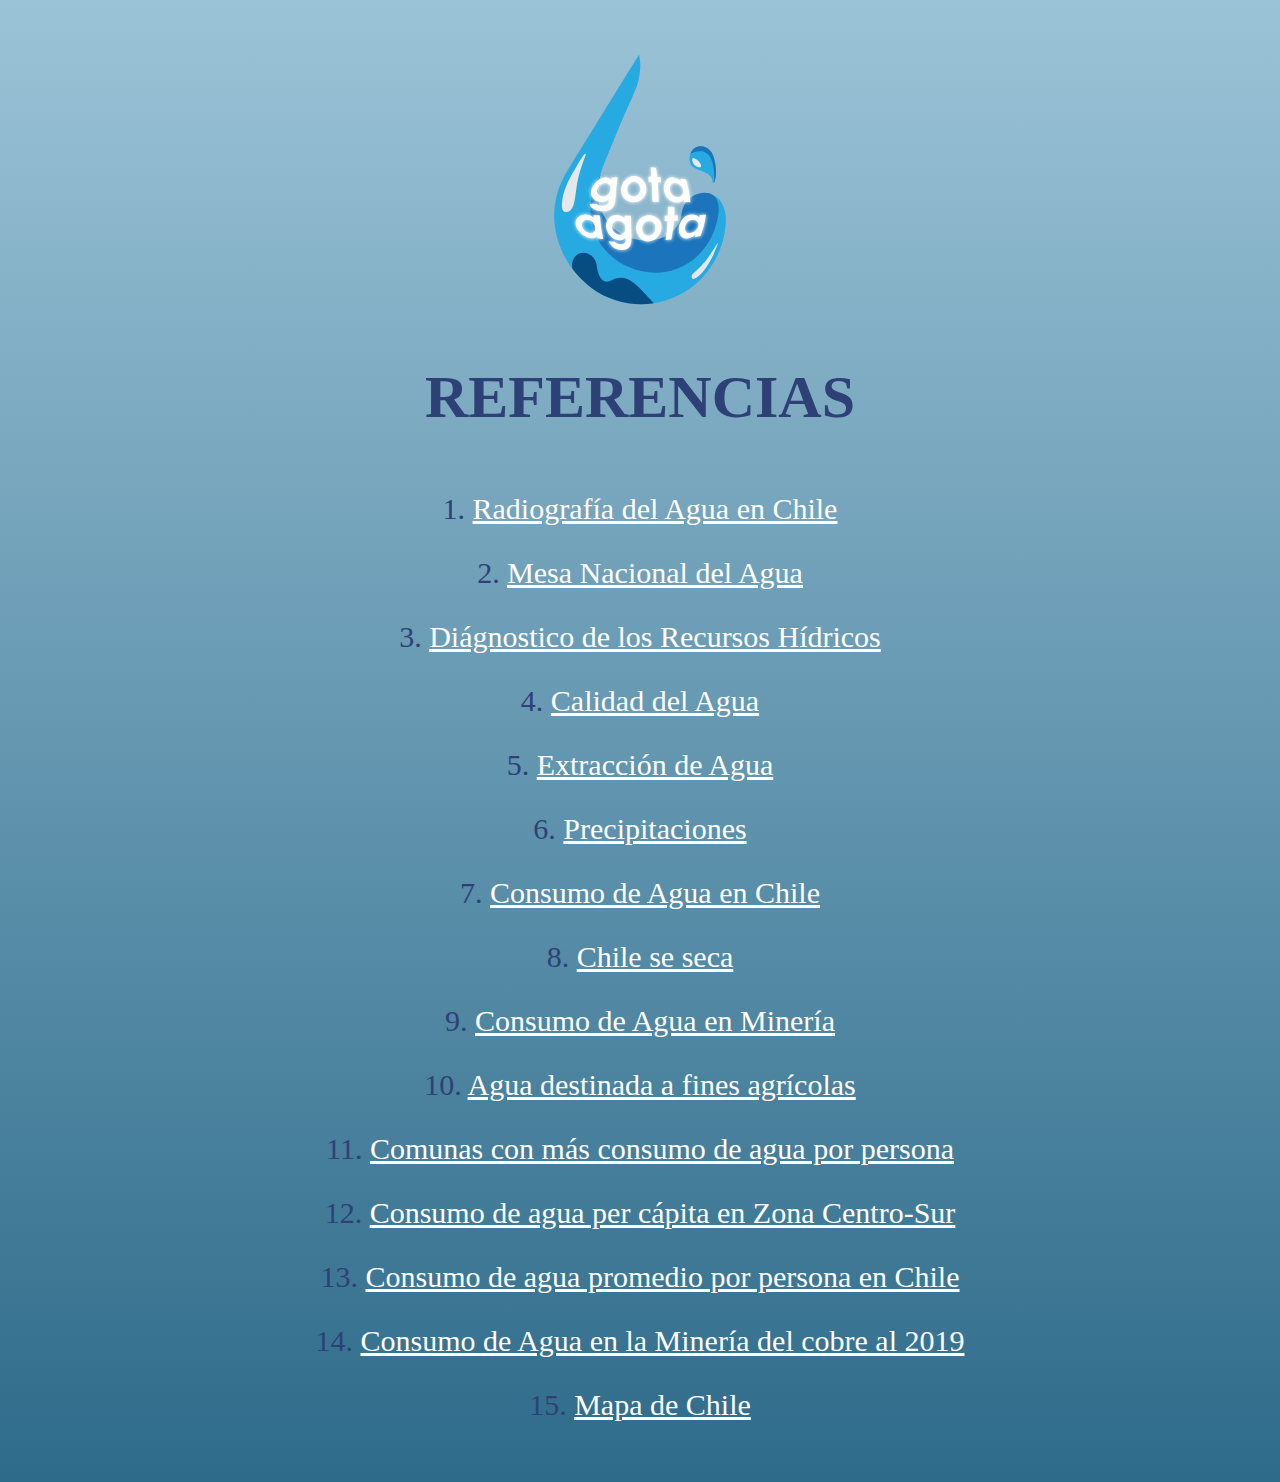
<file: referencias.html>
<!DOCTYPE html>
<html>
    <head>
        <title>
          REFERENCIAS
        </title>
        <meta charset="utf-8">
        <link rel="stylesheet" href = "css/diseño.css" type=" text/css">
    </head>

    <body>
        
        <div id="logo">
            <img src="img/logo agua 4.svg" width="200">
        </div>
            <h1 id = "title1"> REFERENCIAS </h1>
            </h3>
        <div id="referencias">
            <p>1. <a style="color:#fff" target="_blank" href="https://fch.cl/wp-content/uploads/2019/12/resumen-radiografia-del-agua-1.pdf" >Radiografía del Agua en Chile</a></p>
            <p>2. <a style="color:#fff" target="_blank" href="https://www.mop.cl/Prensa/Documents/Mesa_Nacional_del_Agua_2020_Primer_Informe_Enero.pdf" >Mesa Nacional del Agua</a></p>
            <p>3. <a style="color:#fff" target="_blank" href="https://dga.mop.gob.cl/eventos/Diagnostico%20gestion%20de%20recursos%20hidricos%20en%20Chile_Banco%20Mundial.pdf" >Diágnostico de los Recursos Hídricos</a></p>
            <p>4. <a style="color:#fff" target="_blank" href="https://obtienearchivo.bcn.cl/obtienearchivo?id=repositorio/10221/23747/2/Calidad%20del%20Agua%20Final.pdf" >Calidad del Agua</a></p>
            <p>5. <a style="color:#fff" target="_blank" href="https://datos.gob.cl/dataset/extraccion-de-agua-segun-fuente" >Extracción de Agua</a></p>
            <p>6. <a style="color:#fff" target="_blank" href="https://view.officeapps.live.com/op/view.aspx?src=https%3A%2F%2Fwww.ine.cl%2Fdocs%2Fdefault-source%2Fvariables-basicas-ambientales%2Fcuadros-estadisticos%2Fcuadros-informe-anual-(anuario)%2F2020%2F2-cap%25C3%25ADtulo-agua.xlsx%3Fsfvrsn%3Dbb0e1e44_2&wdOrigin=BROWSELINK" >Precipitaciones</a></p>
            <p>7. <a style="color:#fff" target="_blank" href="https://infogram.com/consumo-de-agua-en-chile-1hxr4zxj7z91o6y" >Consumo de Agua en Chile</a></p>
            <p>8. <a style="color:#fff" target="_blank" href="https://www.chilevision.cl/el-tiempo/novedades/chile-se-seca-cuales-son-las-comunas-que-consumen-mas-agua-potable-en" >Chile se seca</a></p>
            <p>9. <a style="color:#fff" target="_blank" href="https://blog.investchile.gob.cl/bloges/miner%C3%ADa-chilena-agua-de-mar" >Consumo de Agua en Minería</a></p>
            <p>10. <a style="color:#fff" target="_blank" href="https://energiaenchile.cl/el-88-del-consumo-de-agua-se-destina-a-fines-agricolas/" >Agua destinada a fines agrícolas</a></p>
            <p>11. <a style="color:#fff" target="_blank" href="https://www.malaespinacheck.cl/pais/2021/12/30/comunas-donde-se-consume-mas-agua-por-persona-en-chile/" >Comunas con más consumo de agua por persona</a></p>
            <p>12. <a style="color:#fff" target="_blank" href="https://www.df.cl/empresas/industria/consumo-de-agua-per-capita-en-zona-centro-sur-dobla-lo-recomendado-por" >Consumo de agua per cápita en Zona Centro-Sur</a></p>
            <p>13. <a style="color:#fff" target="_blank" href="https://www.infraestructurapublica.cl/consumo-agua-promedio-persona-chile-supera-la-media-europa-aunque-esta-debajo-la-estados-unidos/" >Consumo de agua promedio por persona en Chile</a></p>
            <p>14. <a style="color:#fff" target="_blank" href="https://www.cochilco.cl/Listado%20Temtico/2020%2010%2030%20Consumo%20de%20agua%20en%20la%20mineria%20del%20cobre%20al%202019_version%20final.pdf" >Consumo de Agua en la Minería del cobre al 2019</a></p>
            <p>15. <a style="color: #fff" target="_blank" href="https://simplemaps.com/resources/svg-cl">Mapa de Chile</a></p>
        </div>
    </body>
</file>
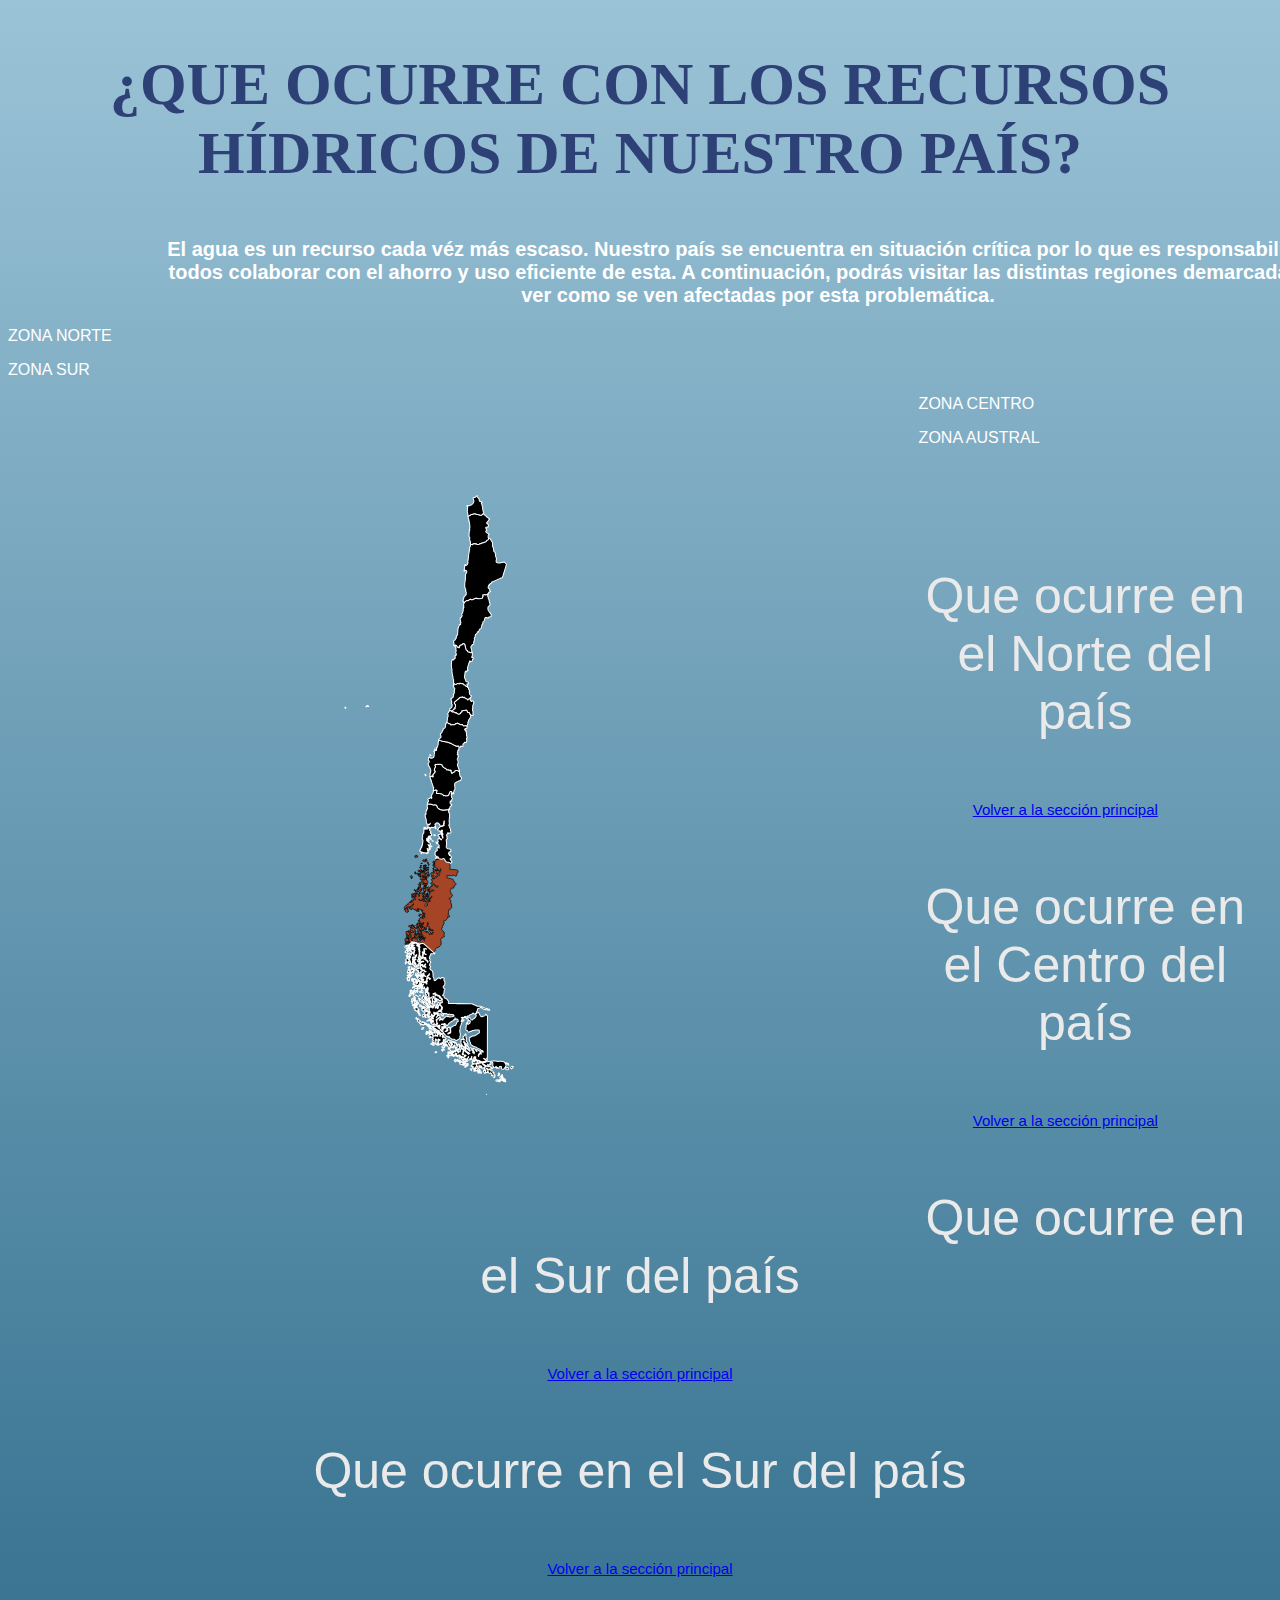
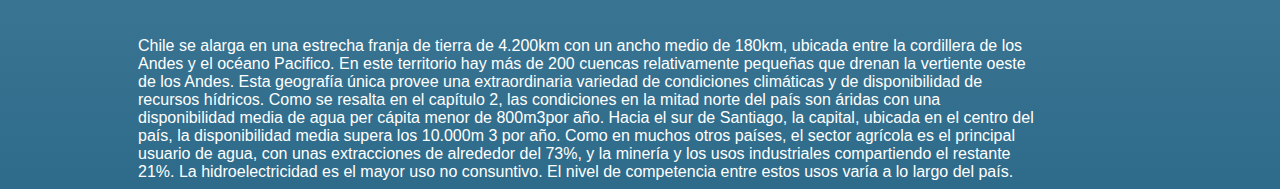
<file: html/codigo.html>
<!-- CODIGO ANTIGUO!!! EL DE AHORA ES EL DE INDEX -->
<!DOCTYPE html>
<html>
    <head>
        <title>
          AGUA EN CHILE
        </title>
        <meta charset="utf-8"> 
        <link rel="stylesheet" href = "../css/diseño.css" type=" text/css">
        <script type="text/javascript" src ="../js/jquery-3.6.0.js"></script>
        <script type= "text/javascript" src="../js/interaccion.js"> </script> 
    
    </head>

    <body>
        <h1 id = "title1"> ¿QUE OCURRE CON LOS RECURSOS HÍDRICOS DE NUESTRO PAÍS?</h1>
        <h3 id = "intro"> El agua es un recurso cada véz más escaso. Nuestro país se encuentra en situación crítica por lo que es responsabilidad de todos colaborar con el ahorro y uso eficiente de esta.
            A continuación, podrás visitar las distintas regiones demarcadas para ver como se ven afectadas por esta problemática.
        </h3>


        <div class='mapa' id="parte1">

          <div id = "zonasizq" >
            <div id="ZNort">
              <p id = "Norte" class="principal" onclick = "window.location='#titulonorte'">ZONA NORTE</p>
              <div class="Parrafos" id = "Nort"> La zona norte del país abarca desde las regiones de Arica y Parinacota hasta Coquimbo. Esta zona presenta los valores más bajos de oferta de agua superficial y subterránea del país, donde el consumo y calidad de agua se ve influenciada principalmente por la industria minera.
                * La industria minera consume un 1,25% del agua total en Chile con un promedio de 12.089 litros por segundo.
                * Los valores de agua varían entre 0,01 y 10 m3/s .</div>
            </div>
            <div id="ZNort">
              <p id = "Sur" class="principal" onclick="window.location='#titulosur'">ZONA SUR</p>
              <div class="Parrafos" id = "Su"> La zona sur y austral de Chile abarca desde las regiones del Biobío hasta Los Lagos. En esta zona se concentra la mayor disponibilidad de agua del país, donde las ofertas referenciales en las cuencas alcanzan 1.064 m3/s. Además, en estas regiones se desarrolla mayormente la industria forestal seguido de la ganadera y la agricultura.
              *La industria forestal demanda un 59% del agua disponible en el país.</div>
            </div>
          </div>
            
          <div>
            <svg id="mapa"  baseprofile="tiny" height="500" stroke="#ffffff" stroke-linecap="round" stroke-linejoin="round" stroke-width="2" version="1.2" viewbox="0 0 1800 1186"  xmlns="http://www.w3.org/2000/svg">
            <g>
                <path class = "chilito" d="M792.1 884.1l0.3-0.1 0.6 0 0.1 0.2 0.2 0.5 0.1 0.6 0 0.6-0.3 0.5-0.4 0.2-0.5 0.2-0.2 0-0.4-0.4-0.3 0-0.1-0.1 0.2-0.7 0-0.2-0.3-0.1-0.3 0.4-0.5 0.9-0.2 0.2-0.4 0.2-0.4 0.3-0.3 0.5-0.4 0.3-0.4 0.1-0.9 0.1-1 0.4-0.5 0.1-0.4-0.2-0.4-0.4-0.1-0.6 0-1.6 0.3-0.5 0.6 0.1 1.3 0.5 1.2 0 1.1-0.6 2.6-2.6 0.2-0.1 0.2 0.1 0.1 0.2-0.1 0.3-0.3 0.2-0.1 0.3 0.1 0.2z m-0.9-7.2l0.3-0.1 0.1-0.2 0.2-0.4 0.2-0.3 0.2 0.3-0.1 0.8-0.2 2.2-0.4 0.7 0.6 0 0.3 0.4 0.1 0.3 0.1 0.5 0.1 0.5-0.1 0.4-0.4 0.5-3.9 2.8-0.8 0.2-0.4 0-0.4-0.1-0.3-0.1-0.3-0.3-0.2-0.3 0-0.4 0.1-0.2 0.2-0.1 1.6 0.2 0.7-0.1 0.6-0.5 0.4-0.6 0.3-0.7-0.5 0.1-1.2 0.7-0.7 0.2 0.4-0.4 0.7-0.4 0.2-0.4-1.1 0.1-0.3 0.1-0.9 0.8-0.3 0.2-0.6-0.2-0.4-0.5-0.7-1.2 0.4-0.6 0.1-0.7-0.2-1.5 0.1-0.7 0.7-0.1 0.3-0.5 0-0.3-0.2-0.2 0-0.2 0.4-0.3 0.2 0.1 0.4 0.1 0.3 0.2 0.2 0.2 0.2 0.6 0.6 0 0.6-0.4 0.4-0.3 0.7-0.8 0.3 0 0.1 1 0.2 0 0.2-0.2 0.1-0.6 0.1-0.2 0.3-0.2 0.3 0.1 0 0.3-0.1 0.3 0.1 0.4z m22.7 2.4l-0.6 0.1-0.2-0.4-0.6-1.3-0.1-0.6-0.1-0.2-0.8-1-0.1-0.7 0.8-0.1 1.6 0.5 2.1 1.6 0.3 0.2 0 0.4-0.1 0.3-0.2 0.1-0.6 0.3-1.4 0.8z m8.1-2.4l-0.4 0.8-0.5 0-0.4-0.2-1.6-1-0.5-0.8-1.1-0.9-0.1-0.6 0.4-0.4 0.5-0.1 0.4 0 0.7 0.3 1 1.1 0.8 0.3 0.7 0.4 0.1 1.1z m-5.8-3.2l0.5 0.7 1.1 1.3 0.2 0.8-0.4 0.5-0.7 0.1-1.5-1.3-2.9-1.4-0.8-1.2 0.9-0.3 0.8 0.2 1.5 0.8-0.5-0.7-0.3-0.7 0-0.6 0.5-0.6 0.3-0.3 0.3-0.1 0.3-0.1 0.4 0 0.4 0.2 0 0.6-0.3 1 0.2 1.1z m-9.7-5l0.3 0.4 0.3-0.1 0.3 0.3 0.2 0.5 0.1 0.4-0.2 0.9 0 0.5 0.8 0.4 0.6 0.6 0.5 0.8 0.3 0.7-0.1 1-0.6 0.1-0.8 0-0.6 0.4 0.9 0.5 0.4 0.3 0.3 0.6 0.1 0.6-0.1 1.8 0 0.8 0.1 0.5 0.2 0.4 1 1.4 0.4 0.2 0.2-0.5-0.1-0.8 0.7 0 0.2 0.2 0.1 0.6 0 0.7-0.2 0.5-0.5 0.9-0.3 0.3-0.8 0.2-0.7 0.4-0.4 0.1-0.3-0.1-0.8-0.7-0.3-0.2-0.5-0.3-0.3 0-0.2-0.1-0.6-0.7-0.3-0.2-0.3 0-0.6 0.3-0.6-0.1-1.2-0.3-1.8-0.3-0.7-0.2-0.5-0.3-0.3-0.6-0.2-1.5-0.2-0.7-0.1-0.7 0.2-0.7 0.3-0.6 1.5-1.7 0.3-0.2 1.4-0.4 0.6-0.4 0.3 0 0.3 0.5 0.2 1.6 0.3 0.7 0.4 0.5 0.4 0.2 0.3-0.2 0.4-0.4 0.4-0.7 0.1-0.5-0.3-0.3-0.7-0.2-1.3-2.1 0-0.8 0.2-2 0.1-0.6 0.6-1.3 0.2-0.6 0.1-0.8-0.1-0.7 0-0.6 0.3-0.6 0.3-0.3 0.4 0.2 0.3 0.4 0.2 0.5 0 0.5 0 0.4-0.1 0.4-0.3 0.1-0.3 0.3 0.2 0.5z m6.3-1.1l0.9 0.8 0.7 0.8 0.2 0.3 0 0.3-0.2 0.5-0.2 0.5-0.3 0.3-0.4 0.2-0.5 0.1-0.3 0.4-0.8 0.2-0.7 0.6-0.4 0.1-0.2-0.5-0.2-0.6-0.1-0.6 0-1.5 0.6-1.2 0.2-0.5-0.5 0.1-0.3 0.4-0.2 0.6-0.2 0.5-0.5 0.2-0.2-0.4 0.1-0.9 0.2-1 0.2-0.6-0.5-0.2 0.6-0.8 0.5-0.4 0.5 0.1 0.8 0.6 0.6 1.3 0.2 0.2 0.4 0.1z m-15.6-3l1.2 0.2 0-0.2-0.3-0.5 0.9 0.2 0.6-0.4 1 0.4 1.5 0.7 0.5 0.2 1.4 0.9 0.4 0.9 0.2 0.1-0.1 1.3-0.1 0.7-0.5 0.6-0.1 0.7 0 2.6-0.1 0.5-0.2 0.4-0.3 0.2-0.4-0.2-0.3 0-0.2 0.2-0.4 0.4-1 0.6-0.8 0.8-0.8 0.6-0.6-0.4-0.1-0.3-0.1-0.7-0.2-0.3-0.2-0.7-0.8-1.4-0.6-0.5-0.3-0.3-0.1-0.5 0.1-0.4 0.6-0.5 0.3-0.4-0.5 0.1-0.4-0.1-0.3-0.4-0.1-0.7-0.6-0.3-0.2-0.3 0.5-0.6 0-0.3-0.2-0.3-0.5-0.3-0.1-0.3 0.1-0.6-0.3-0.6 0-0.3-0.5-0.5 0-0.7-0.1-0.5 2 0.2 0.4 0.2 0.2 0.5 0.5 0.3z m-5.3-1.5l0.4 0.5 0.2 0.5 0 0.6 0.1 0.2 0.4-0.3 0.1 0.8 0.4 0.7 0.3 0.7-0.5 1.4 0 0.3 0.2 0.2 0.2-0.4 0.2 0.1 0.1 0.2-0.1 0.3-0.1 0.5 0.3 0.1 0.2 0.3 0.8 2.1 0.2 0.8 0.5 0.8 0.4 0.4-0.1 0.5-0.4 1 0.8-0.1 0.4 0.4 0.3 0.8 0.5 0.8-0.2 0.1-0.7 0.2-0.2 0.3 0.1 0.2 0.9 0.3 0.4 0.1 0.1 0.2 0 0.6-0.2 0.9 0.1 0.3 0.3 0.8 0.1 0.5-0.3 0.6-0.5 0.7-0.6 0.7-0.8 0.4-0.9 1.3-0.5 0.2-0.3-0.2-0.2-0.5-0.1-0.7 0.1-0.3 0.4-0.5 0-0.2-0.3 0-0.5 0.1-0.3-0.1-0.1-0.3-0.1-0.2 0.1-0.3 0.3-0.2-0.3-0.2-0.3-0.4-0.2-0.5 0.1-0.4 0.2-0.5-0.1-0.4-0.5-0.8-0.1-0.9 0.2-1.1 0.5-0.9 0.5-0.4 0-0.2-0.8-0.3-0.3-0.3-0.2-0.2 0.2-1.1 0-0.5-0.3-0.2-0.2 0.2-0.5 0.9-0.2 0.3-0.3 0.2-0.4 0.2-0.4 0-0.3-0.2-0.2 0.5-0.5 0.4-0.6 0.3-0.6 0-0.6-0.3-0.4-0.6 0-0.7 0.4-0.3 0.3 0 1.1-0.6 1-0.1 0.6-0.2 0.5-0.4 0.9-1.1 0-0.2-0.4 0-0.3 0.2-0.4 0.3-0.3 0.2 0.1-0.7 0.2-0.7-0.4 0.3-0.7 0.8-0.5 0.3-0.4-0.5-0.7 0.7-0.4 0.2-0.4-0.2-0.2-0.5 0-0.5 0.3-0.4 0.2-0.2 1.4-1 0.6-0.7 0.3-1-0.6 0.2-0.9 0.8-0.5 0.2-0.3 0-0.2-0.2-0.1-0.3 0.1-0.3 0.2-0.3 0-0.2-0.5-0.6-0.3-0.2-0.1-0.5 0-1.3-0.1-0.3-0.2-0.5 0-0.4 0.8-1 0.3-0.4 0.7-0.5 0.7-0.2 0.3 0.7 0.1 0.7 0.3-0.2 0.6-1.1 0.3-0.3 0.7-0.4 0.6-0.1 0.3 0.4-0.1 0.4-0.2 0.8 0 0.3z m12-8.6l0.4 0.1 0.6-0.1 0.3 0.6 0.2 0.9 0.1 1-0.6 1.2-0.4 0.4-0.1 0.3 0.6 0.4 0.2 0.7-0.2 0.6-0.8 0.2-0.3 0.5 0.3 0.2 0.8-0.1 0.5 0.4 0.2 0.7 0.7 2.2-1.6-1-2.4-0.3-1-0.4-0.5-0.3-1.2-0.2-0.4-0.4-0.1-0.3 0.2-0.6-0.1-0.4-0.2-0.2-0.3 0-0.3 0-0.8 0.1-0.4 0.3-0.4 0.4-0.3 0.5-0.5 0.3-0.7 0.2-0.6 0.1-0.6 0-0.4-0.5 0.9-0.8 0.2-0.4-0.3-0.7 0.6-1.9 0.9-0.9 1.9-0.9 1 0.1 0.8 0 1.6 0.5 0.5-0.6 0.4-0.7 0.3-0.6 0.4-0.5 0.4 0.3 0.5-0.4z m19.9 1.7l1 0.7 0.6 0.1 0.5-0.1 0.5-0.5 0.6-0.3 0.4 0.3 0.3 0.7-0.1 0.9-0.5 0.9 0.2 0.1-0.2 0.4-0.1 0-0.6 0-1.1 0.1-0.3 0.3-0.1-0.2-0.1-0.7 0.1-0.1 0.2-0.5-0.1-0.2-0.3 0.1-0.3 0.2-0.3 0.1-0.8 0.7-0.6 0.2-2.2-0.2-0.3 0-0.8 0.4-3.6 0.8-0.6-0.3-0.4-0.4-0.3-0.4-0.3-0.3-0.6-0.1-1.1-0.1-0.5-0.2-0.4-0.4 0.6-0.8 1.3-1.2 0.5-0.7 0.8-0.3 0.9 0.5 1 0.7 0.8 0.4-0.3-0.6-0.6-0.5-1-0.8 0.9-0.5 1-0.1 4 1.5 1.8 0.2 0.5 0.2z m-12.6-0.8l-0.1 1.1-0.5 0.1-1.1-0.3-0.7 0.5-0.1 0.9 0.1 0.6-0.5 0.1-0.4-0.8-0.3-0.3-0.3-1-0.1-1 0-0.7 1-0.6 1.2 0.3 0.9 0 0.7 0.3 0.2 0.8z m-12.9-4.7l0.3 1.1 0.1 0.6-0.9 0.5-0.2 0-0.3 0.2-0.1 0.4 0.2 0.1 0.3 0 0.5-0.4 0.2 0.2 0.6 0.4 0.5 0.4-0.6 0.7-1 0.1-0.2 0.2-0.7 0.3-0.7-0.1-1.5 0.6 0.1-0.3 0.9-0.5-0.2-0.8-0.7-0.6-1-0.5-0.9-0.3-0.9 0.5 0.2-0.8-0.5-0.8 0.8-1 0.6-0.1 0.6 0.3 0.5 0.4 0.9-0.3 0.5-0.1 0.4-0.1 0.4-0.2 0-0.2 0.8-0.6 0.6 0 0.4 0.7z m3.3 2.5l-0.6 0-0.2 0-0.4-0.3-1-0.9-0.3-1-0.3-0.7 0.2-0.8 1-0.1 1.2 0.5 1.1 0.3 1 2-0.2 0.6-1.5 0.4z m11.4-20.9l-0.3 0.1-0.3 0-0.1-0.3 0.2-0.4-0.1-0.3-0.4-0.4-0.1-0.3-0.1-0.6 0.1-0.4 0.5-0.5 0.6-0.4 1-0.4 1-0.2 0.7 0.3 0.2 0.4 0 0.5-0.1 0.4-0.2 0.4-0.3 0.2-0.8 0.4-0.4 0.3-1.1 1.2z m7.5-4.6l0.1 0.8 0.4-0.2 0.4-0.6 0.1-0.3 0.6 0.1 0.6 0.2 1.1 0.6-1.1 1.2-0.2 0.3-0.1 0.5-0.3 0.6-0.4 0.5-1.9 1.1-0.6 0-0.2-0.4 0.1-0.3 0.6 0-0.3-0.5-0.3-0.1-0.7 0-0.3-0.1-0.1-0.3-0.1-0.6 0.1-0.8 0.3-0.7 0.6-1.2 0.2-0.2 0.3-0.2 0.2 0.1 0.7 0.4 0.2 0.1z m-23.5-8.5l-0.7 0.1-1.1-1-1-0.3-0.3-0.7-1-0.3-0.8-0.4 0.4-0.6 1 0 0.7-0.1 0.8-0.2 1 0.1 0.6 0.6 0.3 1 0.3 0.7-0.2 1.1z m31.1-24.8l0.2 0.2 0.7-0.2 0.3 0 0.6 0.6 0.3 0.2 0.3 0.2 0.1 0.5 0 0.6-0.6 0.7-0.2 0.6-0.4 0.1 0 0.2-0.1 0.6-0.2 0.6-0.3 0.3-0.4 0.1-0.4-0.1-0.3-0.2-0.3-0.3-0.3-0.6 0.1-0.4 0.2-0.3 0.2-0.2-0.7-0.3-1.2-1.2-0.8-0.5-0.3-0.3 0.5-1.4 0.2-0.4 0.3-0.1 0.5-0.1 0.9 0.1 0.3 0.3 0.8 0.7z m1-4l0.2 0.1 0.5-0.1 0.2 0 0.1 0.4-0.1 1.2 0.6 1.6-0.7 0.1-2.5-0.8-0.1-0.4 0.1-0.5 0.8-1.9 0.3-0.5 0.4-0.3 0.2 1.1z m-22.6-3.7l0.2 0.4-0.1 0.8-0.1 0.6-0.6 1.2-0.1 0.9-0.3 1 0 1-0.1 0.3-0.3 0.5-0.3 0.4-0.4 0.4-0.9 0.3-0.4 0.4-0.6 1-0.6 0.6-0.8 0.2-0.7 0-1.5-0.2-0.3-0.1-0.3-0.3-0.2-0.4-0.3-0.8-0.2-0.3 0.2-0.5 0.3-0.2 2.2-0.7 0.8 0 0.7 0.3 0.8 0 0.7-0.6-0.1-0.2-0.9 0.5-0.3 0.2-1.2-1-0.4-0.1-0.2 0-0.6 0.4-0.3 0-0.3 0-0.8-0.2 0.2-0.3 0.3-0.2 0.6 0.1 0-0.3-1.3-0.5 0.1-1.1-0.2-0.2-0.4-0.6-0.1-0.2 0.1-0.4 0.3-0.2 0.3-0.2 0.4 0 0.3 0 0.9 0.4 1 0.4 0.3 0.2 0.4 0.5 0.6 0.5 0.7 0.2 0.6-0.2-0.4-0.5-2-1.2-0.2-0.3 0.2-0.3 0.4 0 0.4 0.6 0.7 0.4 0.2 0 0.1-0.4 0-0.5 0.5 0.2 0.6-0.1 0.2-0.3-0.1-0.6 0-0.8 0.7 0.4 0.2 0 0.3 0 0.4-0.4 0.3 0 0.4 0 0.3 0.1z m23.5 1.8l0.3 0.8-0.5-0.1-0.5-0.3-0.6-0.2-0.6 0.1-0.3 0.6-0.2 0.8-0.3 0.5-0.5-0.3 0.1 0.5 0.1 0.2-0.4 0.8-0.7 0.5-0.6 0-0.5-0.3-0.3-1.1 0-0.5 0.1-0.5 0.3-0.6 0.4-0.6 0.4-0.5 0.4-0.2 0.9-0.1 0.8-0.5 1.4-1.4 0.6 0.6 0.2 0.9 0 0.9z m-7-4l0.5 0.1 0.9-0.1 0.5 0-0.9 0.8-0.2 0.4 0.3 0.2 0 0.3-0.1 0.7-0.3 0.4-0.1 0.2 0.3 0.5 0.1 0.3-0.2 0.7-0.5 0.7-0.4 0.4-0.4-0.3-0.3-1.3-0.1-0.4-0.5-0.5 0-0.3 0.1-0.5-0.6 0-0.2-0.8 0.1-0.9 0.7 0.1 0.1-0.7 0.4-0.2 0.4 0.1 0.4 0.1z m-17.6-1.3l-0.1 0-0.6-0.3-1.2-1.3-0.5-0.2-0.1-0.2-0.1-0.3 0-0.4 0.1-0.4 0.2-0.3 0.1-0.1 0.6 0 0.5 0.2 0.4 0.3 0.2 0.6 0.9 2.1-0.4 0.3z m3.6 1.5l-0.5 0.1-0.7-0.1-0.5-0.3-0.3-0.5-0.1-0.9 0-0.9 0.2-0.9 0.4-0.8 0.4-0.7 0.4-0.2 0.9-0.3 0.5-0.4 0.7 0 0.3 0.2 0 0.3-0.1 0.4-0.5 1.1-0.2 0.7 0.6 0.5-0.1 0.6-0.2 0.7-0.5 0.9-0.3 0.3-0.4 0.2z m15.3-1.2l-1.1 0.2-1-0.2-0.6-0.8-0.7-1.6-0.2-0.9-0.1-0.5 0-0.4 0.7-0.6 0.3-0.4 0.5-0.5 0.4-0.3 0.4 0.1 0.3 0.2 0.8 0.3 0.5 0.7 0.2 0 0.6 0.6 0.2 1.2-0.1 1.4-0.3 0.9-0.8 0.6z m-7.8-3.1l0.4 0.5 0.5-0.1 0.6-0.1 0.4 0.2-0.3 0.4-0.2 0.5-0.3 0.4-0.5 0.3-1.7 0.1-0.5 0.3 0.5 0 0.3 0.2 0 0.4-0.1 0.3-0.3 0.3-1.5 1.1-0.8 0.4-0.7-0.1-0.5-0.9-0.2-0.5 0.8-1.3 0.3-0.5-0.1-0.9 0.2-0.3-0.2-0.4-0.5-0.3-0.3-0.3 0.1-0.2 0.7-0.4 0.2-0.2-0.4-0.5-0.1-0.9 0.2-0.9 0.3-0.8 0.7-1.3 0.4-0.3 0.7 0.2 1.3 0.5 0.5 0.4 0.5 0.5 0.4 0.7 0.2 0.6-0.1 0.6-0.6 0.5 0.4 0.1 0.4 0.1 0.4 0.3 0.1 0.6-0.2 0.5-0.5 0.2-0.9 0z m15.5-0.1l0.2 0.4-0.4 0.2-0.4-0.1-0.8-0.4 0.3 0.8 0.1 0.3 0.3 0.3 0.5 0.3 0.3 0.2 0.1 0.4 0 0.8-0.4 0.7-0.5 0.6-0.7 0-0.4-0.8-0.5-0.8-1.1-0.9-0.2-0.2-0.2-0.1-0.5-0.4-0.3-0.5 0.3-0.2 1.5-0.9 0-0.3-1-1 0.3-1.9 1.2-1.8 1.3-0.7 0.8 0.2 0.6 0.5 0.4 0.7 0.1 1.1-0.3 0.7 0 0.3 0 0.8 0 0.2-0.2 0.5-0.3 0.6-0.1 0.4z m-6.6-5l0.5 0.1 0.9-0.6 0.5 0 0.2 0.7-0.1 0.6-0.3 0.7-0.9 1.6-0.6-0.1-0.8-0.4-0.6-0.4-0.5-0.1-0.8-0.4-0.4-0.1-0.7 0.1-0.3 0.1-0.5 0.5-0.3 0.1-0.1 0.2-0.2 0.7-0.1 0.2-0.4 0.1 0-0.6 0.1-0.8 0.1-0.5 0.5-0.6 0-0.4 0.2-0.6 0.3-0.6 0.3-0.6 0.3-0.4 0.4 0 1.4 0.2 0.4 0.2 0.4 0.4 0.5 0.4 0.6 0.3z m-13.8 3.2l0 0.8-0.5-0.2-0.3-0.8-0.2-0.3-0.6-0.3 0-0.5 0.5-0.9 0.7-1.8 0.5-0.6 0.7-0.3 0.5 0.4-0.2 0.8-1 1.7-0.2 0.8 0.1 1.2z m13-6.5l1.2 0.3 0.8-0.2 0.6 0 0.1 0.8-0.3 0.5-0.6 0.3-0.7 0.3-0.7 0.1-1.4-0.4-0.6-0.3-0.3-0.6 0.3-0.4 0.8-0.3 0.8-0.1z m-9.4 1.1l-0.3 0.1-0.4-0.1-2.6-1.5-0.5-0.6-0.4-0.7 0-0.7 0.7-0.3 1.6-0.2 0.9 0.1 0.4 0.5 0.1 0.2 0.6 1.1 0.2 0.5 0.1 0.4 0.1 0.5 0.3 0.3-0.5 0.3-0.3 0.1z m7.3-4.9l1 0.6 2.7-0.3 1.1 0.2 0.3 0.4 0.4 0.7 0.3 0.8-0.1 0.3-0.7 0.4-0.3 0-3.5 0.1-0.4 0.1-0.4 0-1.3-0.6-1.1-0.2-0.3-0.1-0.2-0.4-0.3-0.7-0.3-0.7 0-0.6 0.2-0.6 0.4-0.2 0.6-0.1 1-0.7 0.4 0.3 0.5 1.3z m-6.4 1.4l-0.4 0.2-0.3-0.1-1.3-1-0.3-0.3-0.2-0.4-0.1-0.5 0-1 0.3-1 0.4-0.5 0.7 0 0.4 0.3 0.9 1.1 0.5 0.2 0.2 0.1 0 0.3-0.1 0.1-0.3 0.2-0.2 1.6-0.2 0.7z m10.7-9.7l1.6 1.3 0.2 0.2 0.2 0.5 0 0.2-0.2 0.3 0.2 0.3 0.5 0.4 0.5 0.5 0.3 0.8 0.1 0.8-0.2 0.7-0.2 0.5-0.4 0.6-0.2 0.6 0.2 1.1-0.2 0.4-0.6 0.2-0.5-0.4-0.5-0.6-0.4-0.4-0.3-0.1-0.6-0.1-2.2 0.4-0.6-0.1-0.4-0.5-0.5-1.3-0.3-0.3-0.4-0.3-0.6-1.1-0.5-0.1-0.2 0.1-0.2 0.6-0.3 0.2-0.2-0.2-0.3-0.4-0.3-0.2-0.3 1-0.5 0-0.6-0.3-0.3-0.4-0.2-1.3 0.4-1.2 0.6-1 0.8-0.6 0.6 0 1.7 0.3 0.3-0.1 0.4-0.3 0.3-0.1 1 0.1 0.3-0.1 0.5-0.2 0.9-0.6 0.6-0.1 0.5 0.1 0.5 0.2z m-1.7-1.4l-0.4 0.4-0.4 0.1-0.5 0.3-0.2 0.1-0.3-0.1-0.6-0.3-0.5-0.1-0.5-0.2 0.3 0.5 0.4 0.4-0.7 0.3-2.8-0.3-0.7 0.4-0.7 0.5-0.8 0.3-0.7-0.3-0.6 0-0.5-0.2-0.1-0.5 0.4-0.7 0.3-0.4 1.5-0.6 0.4-0.4 0.9-1.5 0.6-0.6 0.5-0.1 0.6 0.1 2.3 0.8 1.2 0.1 0.4 0.2 0.7 0.9 0.6 0.5 0 0.2-0.1 0.2z m-2.8-3.4l-0.7 0-0.6-0.4-1.9-0.8-0.2-0.3 0.5-0.2 2.9-0.6 0.7-0.3 0.3-0.1 0.5 0.1 0.3 0.2 0 0.3 0 0.7-0.3 0.8-0.6 0.4-0.9 0.2z m5.2-0.6l1.2 3.1-0.3 0.5-0.4 0.4-0.5 0.1-0.6-0.1-1-1-0.9-1.1-0.1-0.4-0.1-0.5 0.1-0.4 0.3 0.1 0.6 0.9 0.3 0.2 0.2-0.1-0.2-0.3-0.2-0.4-0.1-0.7-0.2-0.2-0.5-0.4-0.5-0.4 0-0.4 0.2-0.4 0.5-0.5 0.3-0.2 0.3-0.1 0.7 0.1 0.4 0.5 0.5 1.7z m-29.4 2.9l-0.6 0.1-0.5 0-0.5-0.2-0.3-0.2 0.4-0.8 0-0.4-0.2-0.4-0.7-0.9-0.3-0.7 0-0.3 0.6-0.8 0.6-0.6 0.8 0 0.3 0.4 0.2 0.6 0.7 1.2 0.9 0.4-0.1 0.3-0.4 0.5 0.2 0.7 0.1 0.4-0.5 0.1-0.4 0.5-0.3 0.1z m34.3-5.9l0 0.5-0.4 0.7 0 0.3 0.2 0.8-0.3 0.5-0.6 0.3-0.6 0.1-0.5-0.3-0.7-0.4-0.5-0.6-0.1-0.7 0.3-0.8 0.6-0.1 0.6 0 0.6-0.4 0.3-0.2 0.4-0.1 0.4 0.1 0.3 0.3z m-16.8 3.4l-1.5 0.3-0.4-0.2-0.3-0.2-0.7-0.3-0.4-0.3-0.1-0.2-0.3-0.8-0.9-1.4 0-0.3 0.1-0.3 0.3-0.3 0.4-0.2 0.6-0.1 0.6 0 0.3 0.1 0.2 0.3 0.2 0.6 0.1 1 0.2 0.3 0.4 0.4 0.5 0.2 0.4 0.1 0.2 0.2 0.4 0.4 0.1 0.5-0.4 0.2z m-2.9-5.7l-0.1 0.6-0.2 0.2-0.4 0-1.9-0.1-0.6-0.4-0.4 0.1-0.4 0.1-0.3 0-0.3-0.1-0.3-0.2-0.1-0.3 0-0.5 0.2 0 0.8-0.9 0.1-0.2 1.2 0 0.5 0 1.2 0.4 0.6 0.2 0.2 0.3 0.2 0.3 0 0.5z m12.2-1.4l0.8 1 0.4 0.6 0 0.5-2.1 0.3-1 0.4-1.9 1.2-2.4 0.8-1.2 0.8-0.5 0.1-0.3 0-0.9-0.5-0.4-0.3-0.4-0.5-0.3-0.6-0.1-0.7 0.3-0.4 0.4-0.1 0.6 0 0-0.2-0.5 0-1.6-0.3-0.2-0.3 0-1.1 0.3-0.8 0.8-0.2 1.6 0.3-0.2-0.4 0.4-0.3 0.5-0.2 5.6 0 1.3 0.3 1 0.6z m-19.8-2.4l0.1 0.8 0.8-0.3 0.2 0.7-0.1 1.1-0.3 0.9 0.1 0.4-0.4 0.2-0.5 0.1-0.4-0.1-0.4-0.6-0.1-0.8-0.1-0.8 0.1-0.8 0.2-0.7 0.4-0.4 0.4 0.3z m25.5-0.4l0.4 0.5 0.3 0.5-0.5 0 0.2 0.4 0.7 0.7 0.2 0.4 0 0.6-0.2 0.5-0.3 0.3-0.3 0.4 0.5 0 0.3 0 0.3 0 0.3 0.4 0.2 0.6-0.3 0.3-0.5 0.1-0.5 0-1.5 0.6-0.9 0.1-0.4-0.5-0.4-0.7-1.2-1.3-0.2-0.4 0.3-0.3 0.3 0.4 0.1-0.6 0-0.7-0.1-0.4-0.2-0.3 0.2-0.5 0.2-0.5 0.3-0.3 0.5-0.1 0.5 0.1 0.5-0.1 0.4-0.2 0.4-0.2 0.4 0.2z m-11.5-1.3l0.5 1.1 0.5 0.3-0.4 0.4-2.2 0.2-1.3 0.4-0.5 0.1-0.5-0.2-0.3-0.5-0.2-0.6 0-0.5 0.9-0.4 0.8-0.5 0.9 0.3 1-0.5 0.4 0 0.4 0.4z m5.1 1.5l-0.7 0.1-1.3 0-0.6 0-0.7-0.3-0.6-0.3-0.2-0.5 0.4-0.3 1.9-0.4-0.5-0.7-2-0.6-0.5-0.9 0.3 0.1 0.4 0.4 0.2 0.2 0.3 0 2.3 0.2 0.7 0.4 0.3 0 0.3 0.3 0.2 0.6 0 1.5-0.2 0.2z m-6.1-2.7l-0.4 0.3-1.5 0.3-1.2 0.4-1.5 0.2 0.4 0.7 0.1 0.3 0.1 0.4-0.6 0-1.7-0.4-0.7-0.3-0.4-0.8-0.2-0.8 0.2-0.7 0.5-0.6 0.4-0.1 1.5 0.2 0.2 0.2 0.2 0.8 1.2-1.9 0.5-0.3 0.6-0.2 0.3-0.1 0.5 0.3 0.4 0.1 0.2 0.2 0.5 0.9 0.4 0.9z m9.3-0.2l-1.1 0.2-0.5-0.2-0.3-0.5-0.2-0.9 0-0.7 0.2-0.6 0.3-0.3 0.5 0.2 0.3 0.3 0.2 0.7 0.2 0.2 0.3 0.2 0.6 0 0.2 0.2 0.2 0.6-0.4 0.4-0.5 0.2z m20.6-0.3l-1.1 2 0.5 0 1.2-2 0.8-0.5 0.5 0.1 0.9 0.5 0.6 0.1 0.4 0.3 0.5 1.4 0.4 0.3 0.2 0.3-0.2 0.6-0.4 0.7-1.3 2-0.3 0.2-2-0.2-0.9-0.3-0.9-0.6 0 0.6 0.4 0.4 0.5 0.2 0.4 0.4 0.5 0.3 1.3 0.2 0.3 0.3-0.1 1.1-0.9 1-2.1 1.5-1 0.9-0.2 0.5-0.5 0.2-0.2 0.5-0.2 0.2-2.1 1.8-1 0.5-1.5 0.4-0.5 0-0.3-0.2-0.3-0.6-1.4-1.5-0.7-0.9-0.3-0.6 0.1-0.3 1 0 0.3-0.1 0.4-0.5 0.5-0.3 0.4 0.1 0.8 0.8 0.3-0.2 0.5-0.1 0.3-0.2 0-0.2-0.2-0.1-1.9-1-0.2 0.1-0.7 0.6-0.5 0.3-0.6 0.1-0.2-0.1-0.2-0.3-0.2-1.1-0.5-0.7-0.2-0.6-0.3-1.5-0.3-0.6 0.9-1.4 0.3-0.2 0.7-0.2 0.2 0.1 0.4 0.6 0.2 0.2 0.7-0.4 0.2 0 0.3 0.1 0.6 0.6 0.5 0.3 0.2 0.2 0.2-0.2 0.2-0.4-0.2-0.3-0.5-0.3-0.3-0.5-0.3-0.8 0-0.7 0.5-0.3 0.5 0.1 1.8 1.2 0.3 0 0.2-0.2 0.1-0.3 0.1-0.4-0.2-0.3-0.2-0.1-0.6 0-1.2-0.4-0.4-0.2-0.4-1.2 0.3-1.3 0.8-0.9 1 0 0.2 0.2 0.3 0.7 0.8-0.1 0.3-0.2 0.4 0.1 0.2 0.3 0.5 1 0.4 0.5-0.3-1.3 0-0.4-0.2-0.5-0.5-0.2-0.3-0.3 0.2-0.6 1.4-0.3 0.5-0.4 0.5 0.4 0.6 0.6 0.5 0.8 0.1 0.6-0.1 0.5z m-17.3-0.6l-0.3 0.1-0.4-0.1-0.4-0.3-1.5-1.4 1-0.6 0.3 0 0.8 0 0.2-0.1 0.2-0.3 0.2-0.1 0.4 0.1 0.1 0.3-0.1 0.3-0.1 0.5-0.2 0.1-1.4 0 0.8 0.4 0.3 0.3 0.2 0.3-0.1 0.5z m-8.2-2.6l0.7 0.1 1.2-0.3 0.5 0.2-0.2 0.8 0.2 1.7-0.3 0.7-1.1-1.1-0.4-0.2-0.6-0.1-0.3-0.1-0.4-0.4-0.5-0.3-0.2-0.3-0.1-0.3-0.2-0.9-0.2-0.3 0.5-0.3 0.5 0.3 0.5 0.5 0.4 0.3z m18.3-1.4l0.6 0.4 0.1 0 0.8 1.5 0 0.2-2 0.4-0.4-0.2-0.4-0.4-0.1-0.6 0.3-0.7 0.2-0.2 0.5-0.4 0.2-0.1 0.2 0.1z m-13-1.1l0.3 1.1-0.4 0.5-0.7 0.2-0.7 0.1-0.7 0-0.8-0.2-0.7-0.5-0.3-0.8 0.3-0.2 1.9 0.5 0.7-0.1 0.2-0.2 0.1-0.4 0.2-0.3 0.3-0.1 0.2 0.1 0.1 0.3z m-11.3 0.7l-0.2 0.4-0.4-0.2-0.5-0.3-0.9-0.1-0.8-0.2-0.1-0.7 0.3-0.3 0.4-0.2 0.4-0.1 0.6 0 0.5 0.1 0.4 0.3 0.3 0.6 0 0.7z m14.5-1.1l-0.2 0.5-0.5 0.4-0.6 0.4-0.5-0.2-0.3-0.5-0.1-0.6 0.2-0.4 0.2 0.4 1-0.7 0.5 0 0.3 0.7z m-8.6-3.3l0.9 1.3 0.3 0.2 1.6 0.2 0.3 0.2 0.2 0.6-0.5 0.1-0.7 0-0.6 0.2-0.3 0.2-0.3 0-0.3 0.1-0.1 0.5 0 0.4 0.6 1.4-0.7 0-0.3-0.1-0.3-0.2-1.2-1.2-0.1-0.4 0-1-0.2-0.4-0.4-0.9 0.4-0.3 0.7 0 0.7 0.2 0-0.2-0.2-0.2-0.3-0.5-0.1-0.4 0.2-0.2 0.4 0.1 0.3 0.3z m-5.4 0.5l-1.6 0.4-1.1-1 0.2-0.3 0.4-0.1 1.5-0.1 0.4 0.2 0.4 0.5 0 0.3-0.2 0.1z m9-0.7l0.2 0.2 0.3-0.2 0.6 0.2 0 0.4-0.1 0.3-0.2 0.2-0.6 0.2-0.9-0.1-1-0.2-0.8-0.5-0.6-0.9 1.4-1.3 0.8-0.2 0.8 0.7 0.4 0.4 0.1 0.3-0.4 0.1 0 0.4z m-7.6-4.4l-2.1 0.4-0.2-0.1-0.2-0.4 0.4-0.1 0.5 0 1.6 0.2z m13.3 3.4l-0.4 0.2-0.3 0-0.2-0.5 0.1-0.7-0.1-0.4-0.2-0.4-0.6-0.4-0.4-0.2-0.2-0.4 0-0.7-0.1-0.3-0.2-0.3-0.2-0.4 0-0.5 0.2-0.5 0.4-0.4 0.4-0.2 0.2 0.3-0.1 0.6 0.4 0.1 0.5 0.4 0.4 0.4 0.3 0.4 0 0.5-0.2 0.3-0.2 0.3 0.2 0.5 0.7 0.6 0.2 0.4-0.2 0.8-0.4 0.5z m10.7-3.2l-0.3 0-0.4-0.1-0.3-0.1-0.5-0.6-0.9-0.2-0.1-0.4-0.1-1 0-0.5 0.3-0.5 0.5-0.6 0.8-0.4 0.7-0.3 0.6 0.1 0.4 0.3 0.1 0.4-0.2 0.9 0 0.4-0.4 0.8-0.1 0.4 0.2 0.5 0.2 0.3 0 0.3-0.5 0.3z m-15.9-8.3l1.5 2 0.4 0.8 0.3 1.1-1.9 0.1-0.6-0.1-0.8-0.5-0.2-0.2 0.2-0.2 0.7-0.1 0.2-0.3-0.6-0.3-0.8 0-0.7 0.3-0.4 0.6 0.4 0.4 0.9 0.5 0.3 0.4-0.6 0.2-0.9 0.7-0.6 0-0.2-0.2-0.2-0.3-0.2-0.4 0-0.3-0.2-0.2-0.5 0.1-0.7 0.2-1.3-0.4-0.2-0.1-0.4-0.4 0-0.6 0.4-0.4 0.1-0.5 0.6-0.6 1.7-0.4 1.1 0.6 0.7 0.5 1.2-0.5-0.1-0.5 0.4-0.2 0.6 0 0.2-0.1 0-0.6 0.2-0.1z m49 8.9l-0.4 0.6-0.8 0.7-0.9 0.3-0.5 0.4 0.3 1.3 0.8 1.3 0.1 0.6 0 0.6-0.5 0.9-0.1 0.6 0.2 0.5 0.3 0.5 0.2 0.4-0.2 0.7-0.3 0.2-0.6 0.2-0.3 0.4 0 0.6 0.9 0.8 1 0 1-0.3 1 0 1.2 0.3 4.7 0 3.5 0.7 1.3 0 0.5 0.1 0.6 0.3 0.3 0.5 0.2 0.5 0 0.5 0.2 0.5 0.3 0.5 0.3 0.2 0.2 0.3 0 0.7-0.3 0.7-0.3 0.3-0.5 0.1-0.5 0-0.2 0.2-0.3 0.5-0.5 1.1-0.2 0.6 0.1 0.5 0.1 1.2-0.1 1.2-0.6 1-0.8 0.6-0.9 0.2-1-0.3-1.8-1.3-0.9-0.3-1 0.2-2.1 1-1-0.1-1.6-0.6-0.5-0.1-0.5 0-0.4 0.4-0.3 0.3-0.4 0.4-0.5 0-3.1-0.6-1.4-0.5-0.7 0.2-0.2 0.7 0.3 1.8 0 0.5-0.2 1.1 0.2 0.5 0.5 0.1 1 0 0.9 0.3 0.9 0.6 1 0.5 0.9-0.2 0.5-0.2 0.5-0.2 0.6-0.1 0.5 0.2 0.3 0.2 0.6 0.8 0.4 0.3 1 0.2 0.8-0.1 0.8 0.1 0.8 0.9 1 2 0.4 1.5 0.2 0.3 0.9 1.2 1.2 0.9 0.8 0.8 0.5 0.8 0.5 1.1 0.2 1-0.6 0.8-0.3 0.3-0.6 0.9-0.3 0.4-0.5 0.3-2.3 0.9 0 0.4 0.2 0.6 0.4 1 0.1 0.5-0.2 0.5-0.9 0.7-0.8 0.2-1.8-0.2-0.8 0.2-1 0.3-0.8 0.5-0.3 0.8 0.4 0.5 0.1 0.2-0.1 0.2-0.4 0.5-0.4 0.9-0.1 0.3-0.1 0.6 0.2 0.6-0.1 0.4-0.3 0.6-0.1 0.2 0.1 0.5 0.2 0.4 0.6 0.6 0.3 0.6 0 0.5-0.2 0.5-0.1 0.5 0.1 0.5 0.4 0.3 0.9 0.4 0.9 0.5 0.5 0.7 0.4 1 0.3 1.2-2.6 2.9-0.3 0.5-0.4 1-0.4 0.4-0.5 0.3-0.5 0.1-1.8 0.3-0.3 0-0.2 0.2 0 0.4 0.1 0.1 0.4 0.2 1.2 1.2 1.3 0.9 0.5 0.7 0.1 0.9-0.1 1.6 0 1.3 0.3 1.2 1.5 4.2 0.1 0.7-0.1 0.5-0.2 0.5 0 0.6 0.3 2.5-0.1 1-0.8 0.8-1.3 0.8-0.4 0.4-0.6 1-0.3 0.3-0.5 0.2-1.2 0-0.7 0.2-0.3 0.5 0 0.3 0.3 0.8 0 0.2-0.4 0.7-0.4 2.1 0 0.4 0.2 0.5 0.8 0.7 0.3 0.5-0.5 0.6-1.5 0.9-0.1 0.7 0.5 0.6 1.5 0.9 0.6 0.5 0.4 0.8 0.3 0.8 0 1-0.4 0.9-0.8 0.4-0.7-0.2-1.5-1.1-0.5 0-0.3 0.2 0 0.5 0 0.5 0.2 0.6 0.1 0.3 0 0.4-0.2 0.6-0.4 0.8-2.1 2.4-0.5 0.9-0.4 0.4-0.5 0-1.3-0.2-0.6 0.1-0.9 0.4-0.4 0.3-0.4 0.5-0.2 0.8 0.3 0.3 0.5 0.2 0.4 0.3 0 0.5-0.4 1.8-0.1 0.7-0.1 0.6-0.1 0.5-0.3 0.6-2.2 4-0.4 1.1-0.6 2.4-0.5 1.1-0.5 1.1 0.2 1.1 0.6 0.9 0.7 0.7 0.5 0.3 0.5 0.1 0.4 0.2 0.4 0.5 0.1 0.3 0 0.6 0.2 0.2 0.3 0.2 0.8 0.3 0.2 0.7 0.5 4.2 0 0.7-0.3 1.3 0 0.6 0.1 0.4 0.4 0.6 0.2 0.6-0.2 0.5-0.3 0.1-0.7-0.2-0.3 0-0.3 0.1-0.1 0.1-0.3 0.5-0.7 0.9-0.3 0.4-1.5 0.5-1 0.5-0.9 0.8-0.8 2 0.1 1.8 0.6 1.9 0.1 3.7-0.1 1.4-0.2 1.1-0.6 1-1.3 1.5-1.6 1.8-0.9 0.7-1 0.4-2.3 0.3-1.1 0.4-0.9 0.9-1.6 2.4-0.3 0.8-0.1 0.5 0 0.5 0 0.4-0.3 0.5-1.5 2-0.3 0.8 0.1 0.9 0.3 0.4-0.1 0-20.7-17.9 0-0.1 0.2 0 0-0.3-0.7-0.5-0.9-0.4-1-0.1-0.9 0.1-1.5 0.6-0.8 0.1-0.5-0.5 0.2-0.3 0.2-0.2 0.2-0.2 0.3 0-0.2-0.3-0.4-0.3 0-0.4-0.3 0.5-0.4 0.2-0.4-0.1-0.2-0.5 0-1 0-0.3-0.2-0.2-0.4-0.1 0-0.4 0.1-0.4 1.5-1.7 0.5-0.3 0.4-0.2 0.5 0-0.3-0.4 0.3-0.5 0.8-0.7 0.4-0.4 0.5-0.2 0.2 0.1 0.5 0.5 0.7 0.4 1.2 1.4 0.7 0.3 0.2 0.2 0.2 0.3 0.3 0.9 0.7 0.3 0.4-0.5 0.1-0.7-0.3-0.3-0.6-0.2-0.3-0.6 0-0.7 0-0.8-0.1-1.5 0.2-0.3 2.4-0.7 0.5-0.2-0.1-0.4-0.4-0.1-0.5-0.1-1.4 0.7-0.8-0.1-0.1-0.2-0.3-0.4-0.4-0.2-0.6 0-0.4-0.1-0.3-0.3-0.4-0.5-0.4-0.2-1.6-0.2-0.3-0.1 0-0.2 0.4-0.3 0.4-0.2 1.2 0 1.1-0.4 0.5-0.1-0.6-0.3-0.6-0.1-1.2 0.2-0.6 0.2-1.1 0.7-0.2 0-0.2-0.3 0.1-0.3 0.2-0.6-0.1-0.7-0.2-0.5-0.3-0.4-0.4-0.4-0.3-0.4 0.1-0.7-1.9-0.4-1-0.6-0.5-1-0.2-0.3-0.7-1.4-0.2-0.5 0.3-0.5 0.7-0.7 0-0.3-0.1-0.3 0.1-0.4-0.6 0.2-1.1 1.1-0.6 0.4-0.5 0.1-0.5-0.2-0.4-0.5-0.1-0.9 0.1-1 0.7-0.4 0.5-0.2 0.9-0.8 0.4-0.2 0.3 0.2 0.5 0.4 0.3 0.1 1 0 0.3 0.2 0.7 0.8 0.7 0.3 0.2 0.2 0.3 0.3 0.6 1.4 0.1 0.5 0.1 1.5 0.3 1.5 0.3 0.6 0.5-0.1 0.1 0.1 0.1 0.2 0.2 0.5 0.2 0.7 0.5 0.1 0.5-0.3-0.3-0.3-0.1-0.4 0-0.4-0.4-0.4-0.4-0.5 0-0.5 0-0.2 0.3-0.1-0.1-0.4-0.4 0-0.3-0.6-0.1-0.3-0.1-0.4-0.4-0.9-0.4-0.5-0.4-0.6-0.3-0.7 0-0.6 0.4-0.3 1.5 0.3 0.5-0.1 0.5-0.2 3.3 0.3 0.3 0.2 0.2 0.8 0.2 0.2 0.2 0 0.2-0.2 0.3 0 0.2 0.1 0.5 0.5 0.2 0.1 1.1-0.6 0.6-0.3 0.2 0.3 0.1 0.3 0.4 0.1 0 0.2-0.3 0.7-0.3 0.6 0.1 0.4 0.3-0.2 1.1-1.2 0.7-0.4 0.2-0.6 0.3 0 0.1 0.2 0.1 0.3 0 0.3-0.1 0.4-0.7 1-0.2 0.6 0.2 0.3 0.2-0.2 0.5-0.8 0.4-0.2 0.2 0.1 0.8 0.6 0.6 0.2 0.7 0 0.3 0.2 0.5 0.4 0.3 0.2 0.2 0.3 0 0.9-0.1 0.8-0.2 0.6 0.4 0.2 0.2 0.3 0.5 0.9 0.2-0.4 0.4-1.3 0.3-0.4 0.4-0.3 0.3-0.2 0.5 0 0.8 0.2 1.9 1.5-0.1-0.6 0.1-0.4 0.2-0.4 0.6-0.2 0.5-0.7 0.2-0.1 0.2-0.5 0-1-0.1-1-0.2-0.3 0 1.4-0.1 0.5-0.3 0.3-0.6 0.3-0.4 0.4-0.6 0.3-0.6 0-0.8-0.8-1.1-0.6-0.5-1-0.2-0.2-0.4-0.2-1.4-1.4 0.3-0.7-0.1-0.3-0.2-0.2-0.8-0.5-0.4-0.3-0.1-0.4 0.3-0.2 0-0.3-0.3-0.3-0.2-0.6-0.1-0.7 0.2-0.5 0.2 0 1.4 0.3 0.2 0.1 0.4 0.8 0.2 0.7 0.2 0.3 0.2 0.2 0.6 0.4 0.2 0 1.6 0.3 1.9-0.3 0.7 0 1 0.8 0.6 0.2 0.4-0.1-0.1-0.6-0.5-0.4-1.4-0.1-0.9-0.6-2 0.4-0.6 0-0.3-0.1-1.1-1.1 0-0.1 0.3-0.8 0.1-0.3 0-0.4-0.2-0.3-0.4-0.3-0.1 0.5-0.2 0.2-0.3 0-0.5-0.5-0.7-0.2-0.1-0.2 0.1-0.5 0.5-0.6 0.5-0.5 0.5-0.3-0.7-0.3-2.2-0.2-0.6-0.3-0.2-0.3-0.2-0.5-0.4-0.7-0.2-1.3 0.8-1 0.9-1 0.1-1-0.4 0.3-0.5 0.1-0.1-0.7 0.1-0.5 0.3-0.5 0.4-0.4-0.2-0.3-0.3-0.1-0.2 0-0.3 0.2-0.3-0.5 0-0.2 0.2-0.2 0-0.3-0.4 0.3-0.4 1.4-0.5 0.4 0 0.3 1.1 0.9-0.3 1.2-0.8 1.4-0.3 1.4 0.1 0.4 0.4 0.7-0.1 0.3-0.3 0.5-0.1 0.1-0.3 0.4-1.8 0.5-0.8 0.6-0.2 0.1-0.3 0-0.4-0.2-1-0.1-0.3 0-0.3-0.2-0.3-0.2-0.2-0.7-0.5-1.1-0.2 0.1-2.9 0.5-0.5 0-1-0.5-0.6-0.2-0.6 0.8-0.8-0.1-0.8-0.3-0.5-0.4 0.4-0.1 1.1-0.1 0.1-0.3-0.4-0.3-0.5 0-2.3 0.6-1.3 0.7-0.4 0.1 0.1-0.4 0-0.2-0.8 0.2-1.1-0.2-1-0.5-0.3-0.7-0.3 0.2-0.4 0-0.3-0.3-0.2-0.4 0-0.5 0.1-0.3 0.6-0.5 0.4-0.8 0.3-0.3 0.4-0.2 0.4 0.1 1 0.4 0.4 0.2-0.1 0.3-0.2 0.7 0.3-0.1 0.3-0.3 0.4-0.6-0.3-0.3-0.5-0.4-0.5-0.3-0.4-0.2-0.2-0.2 0.1-0.7 0.3-0.7 0-0.5 1.3-0.6 0.6-0.1 0.2 0.5 0 0.8 0.1 0.6 0.4-0.2 0.1-0.4 0.2-0.7 0.2-0.3 0.2-0.2 0.8 0.2 0.4 0.3 0.2 1.3 0.3 0.5 0-0.4 0.1-0.4 0.2-0.2 0.3 0 0.1 0.2 0.4 1.1 0.1 0.4-0.7 0.7-1.8 0.5-0.6 0.9 2.2-0.7 0.7-0.3 0.2 0.1 0.4 0.1 0 0.4 0.1 0.4 0.7 0.9 1 0.8 1.1 0.3 1-0.3-2.1-0.3-0.4-0.2-0.3-0.6-0.5-1.3 0.7-0.5 2.3 0.4 0.9-0.4-0.6-0.2-1.2 0.2-0.7-0.2-0.5-0.5 0.2-0.4 0.6-0.2 0.8-0.1 0.5-0.2 0.2 0 0.3 0.1 0.5 0.3 0.2 0 1.1 0 0.5-0.2 0.2-0.5-1.1 0.1-0.3-0.1-0.6-0.4-0.2-0.4 0.1-0.1 0.5-0.1 0.5-0.4 0.5-0.6 0.3-0.5-0.5 0.4-0.9 0.2-0.5 0.3-0.3 0.3-0.4 0.5-0.3 0.1-0.3 0-0.4-0.1-0.3-0.1-0.2 0.1-0.7 0.3-0.5 0.3-0.2 0-0.5-0.2-0.3-0.4-0.1-0.8-0.1-0.8-0.2-0.6-0.5 0.5-0.6 0-0.5-0.4-0.5-0.6-0.4-0.9 0.3-0.3 1.3-0.4-0.2-0.5-0.3 0-0.4 0.1-0.4-0.1-0.1-0.2-0.2-0.6-0.3-0.1 0 0.4-0.4 0.9-0.5 0.4-0.5-1.3 0-0.3 0.3-0.1 0.3-0.2 0.2-0.4 0.3-0.8 0.3-0.5 0.4-0.3 1-0.4-0.2-0.7 0.5-0.6 0.6-0.5 0.4-0.7 0.6-1.7 0.2 0 0.3 0.2 0.4 0.7 0.2-0.8 0.1-0.3 0.1-0.1 0.3 0.2 0.5 0.8 0.3-0.2-0.1-0.6 0-0.3 0.2-0.1 0.3-0.1 0.6 0.1 0.2 0.3 0.2 2.3 0.3 0.6 0.3 0.6 0.4 0.6 0.1 0 0.2-0.4 0-0.3-0.1-0.2-0.4-0.7-0.2-0.6-0.1-0.5 0-1.1 0.2-0.6 0.4-0.4 0.4-0.2 0.5-0.1 0.4 0.2 0.2 0 0.2-0.4 0.4-0.1 0.2 0 0.3 0.8 0.3 1.2 0.3 0.7 0.2-0.9-0.1-0.5-0.4-0.9 0-0.7-0.2-0.1-1.4-0.3 2.3-3.3 0.2-0.4 0.2-0.7-0.2-0.4-1.6-1.2-0.5-0.3-0.6 0.1-0.9 0.4-0.3 0.1-0.5-0.3-0.3-0.4-1.3-2 0-0.5 0.2-0.4 0.4-0.4 0.5 0 0.2-0.1 0.3-0.8 0.3-0.3 0-0.2-1 0.3-0.3 0.1-0.2 0.3-0.4 0.5-0.3 0.2-0.5-0.2-0.5-1.2-0.6-0.3 0.2-0.3 0.4-0.2 0-0.4-0.1-0.4-0.2-0.1-0.3 0.1-0.3-0.1-0.3-0.1-0.2-0.2-0.1-0.4-0.1 0-0.1 0.3-2.4 0-0.4-0.1-0.6-0.3-0.9-0.2-1.6-0.8 0 0.2 1.6 1.1 1 0.3-0.1 0.4-0.5 0.4-0.5 0.1-1.4-0.2-0.3-0.1-0.6-0.4-0.3 0-0.3 0.3 0 0.3 0.1 0.7 0 0.4-0.2 0.3-0.4 0.4 2.8-0.5 0.5 0.2 0.6 0.6 0.3 0.2 1-0.3 0.3 0-1 1.6-1.5-0.3-1.7-0.6-1.5 0.2-0.5-0.6-0.2-0.4-0.1-0.2-0.1-0.2-1-0.9-0.5-0.3-0.3-0.2-0.1-0.3-0.1-0.5-0.2-0.3-0.2 0.1-0.5 1.2-0.2 0.3-0.3-0.3-0.6-0.6-0.2-0.2-1.2-0.7-0.1-0.1-1.1-0.2-0.2-0.1 0-1-1.4-2-0.2-0.7 0.2-0.7 0.4-0.6 0.7-0.8 0.3-0.4 0.2-0.5 0.2-0.4 0.4-0.3 0.5-0.2 0.4-0.3 0.2-0.4-0.1-0.7-0.1-0.4 0-0.4 0.2-0.7-0.7 0.5-0.6 1.3-0.6 0.9-0.9-0.2-0.5 1.5-0.9 1-2 1.5-0.2-0.9 0-0.3-0.6 0.9-0.3 0.3-0.5 0.2-1.3 0.1-0.3 0.1 0 0.4-0.1 0.1-1-0.1-0.3-0.1-0.1-0.2 0-0.6-0.3 0.1-0.3 0.4-0.2 0.2-2.9 1.1-0.8 0.6-0.1 0.8-0.1 0.3-0.3 0.4-0.7 0.4-0.3 0.4 0.7 0.6 0.8-0.9 0.7-1.3 0.6-0.7 1.8 0 0.5 0.2 0.4 0.3 0.2 0.3-0.2 0.1-0.6 0 0.2 0.6-0.2 0.4-0.3 0.4-0.3 0.2 1.8 0.1 0.3 0.1 0.1 0.9-0.4 0.8-0.5 0.6-0.3 0.6 0.9-0.4 0.5-0.1 0.5 0.2 0.1 0.4 0 0.4-0.1 0.7-0.2 0.1-1.2 1-0.3 0-1 0.4-1.2 0.2-0.8-0.1-0.4-0.2-0.3-1.1 0-0.2-0.2-0.1-0.6-0.2-0.2-0.1-0.4-0.4-0.1-0.2-0.1-0.2 0-1.2-0.2-0.3-1.1-1.3-0.1-1.4 0.1-3 0.1-0.5 0.2-0.4 0.5-0.4 0.3-0.5 0.3-0.5 0.3-0.5 0.5-0.1 1 0 0.3 0 0.6-0.5 0.3 0-0.4-0.7-0.1-0.5 0-0.2 1.6 0 0.4-0.1 0.2-0.3 0.1-0.4 0.2-0.4 0.3-0.1 0.7 0.1 0.4-0.2 0-0.2-0.6-0.6-0.1-0.2 0.3-0.5 1-1.1 0.3-0.1 0.5-0.2 0.4-0.3 0.2-0.3 0.4-0.2 0.3 0.1 0.4 0.4 0.3 0.5 0.1 0.4 0.2-2.3 0.2-0.1 0-0.8 0.1-0.2 0.3-0.2 0.2 0 0.1 0.3 0.5 0.7 1.1 0.7 1.1 0.4 0.6-0.6-0.6-0.1-1.1-0.4-0.6-0.1-0.2-0.3 0.1-0.6 0.3-0.5 0.5-0.2 0-0.3-0.3-0.2-0.1-0.4 0.1-0.4 0.2-0.3 0.3-0.4 0.5-0.2 0.5 0 0.4 0.1 0.6 0.5 0.5 0.7 0.6 0.7 0.7 0.2-0.5-0.9-0.3-0.6 0.1-0.5 0.8-0.9 0.1-0.3 0.2-1 0.7-0.1 0.4 0.1 0.6 0.7 0.7 0.9 0.3 0.4 0.4 0.1-0.2-0.5-0.1-0.2 0.3-0.4 0.5-0.1-0.4-0.4-0.7-0.4-0.3-0.3-0.2-0.6 0.1-0.5 0.1-0.4 0.1-0.5 0.7-1.2 0.2-0.3 1.7-0.2-0.1-0.3-0.2-0.1-0.3 0.2-0.3-0.1 0-0.3 0.2-0.6 0.4-0.4-0.3-0.6 0-0.2-0.1-0.6 0.9-3.4 0.6-0.6 0.4-0.2 0.4 0.3 0.3 0.4 0.3 0.3 0.2-0.1 0.3-0.4 0.5-0.2 0.4 0.6 0 1-0.3 1 0.3 0 0.4-0.1 0.3 0.1 0.1 0.3 0.1 0.5 0.1 0 0.3-0.2 0.5 0.1 0.2 0.3 0.1 0.3 0 0.4-0.3 1-0.2 0.4-0.1 0.4 0.1 0.4 0.2 0 0.3-0.2 0.2-0.2 0.2-0.6 0.4-0.6 0.1-0.8 0.1-0.2 0.3-0.2 0-0.2-0.6-0.5-0.5-0.7-0.4-1-0.1-1 0.3 0.2 0.4 0-0.3-0.4-0.3-0.5 0.4-0.2 1.2-0.3 0.8-0.3 0.3 0 0.4 0.3 0.1 0.8 0.1 0.3 0.2 0 0.5-0.6 2.3-0.7 0.5 0 0.3 0.1 1.2 1.4-0.3 0.5-0.4 0.5-0.3-0.1-0.1 0.2-0.8 0.4 1.6 0.4-0.3 0.6-0.4 0.3 0 0.3 1.6-0.3 0.5 0.3-0.2 1.1-0.3 0.6-0.7 0.4-0.7 0.3-0.6 0.1 0 0.2 0.3 0.2 1.2-0.2 0.3 0.2 0.1 0.4-0.4 1.7-0.4 0.7-1.1 1.2 0.6-0.2 0.8-0.5 0.7-0.7 0.2-0.6 0.2-1.7-0.1-0.2-0.2-0.3 0-0.6 0.2-0.4 0.4-0.1 0.2 0.2 0.1 0.8 1.1 0.7 0.1 0.3 0.2 0.7 0.1 0.5-0.1 0.3-0.4 1.1-0.8 1-0.9 0.8-3 1.6-1.7 0.4-1.1 0.7-0.6 0-0.5-0.2-0.9-0.7-0.6-0.3-1.3-1.6-0.2-0.1 0 0.8 0.5 0.7 1.3 0.9 0.2 0.3 0.3 0.2 0.7 0.3 0.4 0 3.5-0.6 2.6-1.3 0.7-0.4 0.1 0.2-0.3 0.6-0.3 0.6 0.7 0.5 0 0.8-0.9 1.7 0.4-0.2 0.6-0.8 0.2-0.2 0.4 0.1 1.6 0.5 0.3 0.3 0.2 0.4 0.3 0.3 0.3 0.2 1.1 0-2.3-2.5-0.3-0.6 0.1-0.6-0.5-0.3-0.9-0.1-0.1-0.5 0.2-0.6 0.3-0.6 0.3-0.5 0.4-0.3 0.5-0.1 1.1-0.1 0.4 0.1 0.2 0.5 0.3 1 0.7 0.6 0.8 0.4 0.6 0.6 0.1 1.4-0.2 1.5-0.5 1.4-0.7 1.2-0.8 1.1-1.2 1.3-0.2 0.5-0.2 0.5-1.1 1.4-0.3 0.7 0.1 0.2 0.4 0.2 1 0.8 0.6 0.2 0.6 0 0.5-0.2 0.4-0.6 0.3-0.7 0.2-0.7 0.5-1.1 0.2-0.3 0.3 0.2 0.2 0.2 0.4 0.9 0.1-0.4 0-0.5-0.1-0.3-0.5-0.4-0.1-0.5 0.3-0.9 0.3-0.8 1.2-1.6 0.4-0.5 1.2-0.8 0.5-0.5 0.5-0.3 1.5-0.1 0.6-0.2-1-0.1-0.4-0.1-0.4-0.3-0.1-0.6 0.2-0.4 0.2-0.4 0.2-0.4 0.5-1.9 0.4-0.7 0.7-0.2-0.2-0.2 1.4-2.4 0.5-0.4 1-0.6 0.3-0.5-0.4-0.1-0.5-0.1-0.6 0-0.5 0.3-0.3 0.6-0.6 1.4-2.4 3.7-0.9 0.6 0 0.3 0.3 0.7-0.6 0.9-1.4 1.6-0.4-1 0.3-1.2 0.6-1 0.7-0.3-0.3-0.8 0.1-1 0.4-1.1 0.2-1-0.1-0.6-0.1-0.4-0.5-0.7-0.1-0.3 0-1.6-0.2-0.6 0.3-0.4 0.6-0.5 0.1-0.5 0.2-1 0.5-0.6 0.8-0.3 0.7-0.1-0.3-0.1-0.3-0.3-0.2-0.3-0.2-0.4 0.1-0.4 0.5-0.6 0.1-0.2 3.1-3.4 1.1-0.5 3.6-0.4 0.2-0.1 0.1-0.3-0.1-0.3-0.2 0.2-2.3-0.4-0.3-0.2-0.2-0.4-0.2-0.4-0.7 0.5-0.5 0.3-0.9 0.2-0.2 0.2-1.1 1.9-0.3 0.5-0.6 0.2-0.4 0.3-0.8 1.1-0.6 0.2 0.2-1 0.2-0.9 0.1-2.1 0.1-0.9 0.5-1.7 0.2-1.5 0.2-1 0.1-1.2 0.1-0.3 0.4-0.6 0.6-0.6 0.7-0.4 0.5 0.2 0.2 1.1 0.2 0 0.2-2.1 0.1-0.4 0.5-0.3 0.4 0.2 0.7 0.7 0-0.6-0.1-0.6 0-0.6 0.3-0.2 0.2-0.1 0.5-0.3 0.6-0.1 0.3-0.3 0.5-0.3 0.4 0 0.3 0.4 0.3 0.5 0.2 0.8 0.3 0.4 0.5 0.4 0.8 0.7 0.4 0.3 0.5 0.1 0.5 0.2 0.7 0.9 0.5 0.3 2 0.4 1.1 0 0-0.7 0.5-0.5 0.1-0.3 0-0.4-0.3-0.4-0.3-0.2-0.4-0.1-0.4 0.1-0.3 0.2-0.4 0.4-0.4 0.1-0.3-0.1-0.7-0.2-2.2-1.5-2.3-2.4-0.9-0.8-0.9-0.3-1 0.3-0.7 0.8-0.4 0.3-0.7 0-0.5 0-0.6-0.1-0.6-0.3-0.3-0.4 0-0.7 0.1-0.8 0.2-0.8 0.3-0.2 1.2 0.1 0.7-0.1 0.5-0.5 0-0.5 0.4-0.2 0.3-0.3-0.3-0.7-0.5-0.8 0.1-0.4-0.1-0.2-0.4 0-0.4-0.2-0.3-0.5-0.3-0.6-0.2-0.6 0-0.6 0.2-0.6 0.3-0.5 0.3-0.3 0.5-0.2 2.7 0.3 0.3-0.1 0.2-0.1 0.5-0.4 0.2-0.1 0.5-0.1 1 0.2 0.4-0.3 0.4-0.5 1.2-1.1 0.6-0.8 0.2-0.1 0.9 0 0.5-0.2 0.5-0.3 2.4-2.6 1-0.6 0.9 0.3 0.1-0.4 0.3-0.4 0.1-0.3-0.1-0.3-0.3-0.5-0.1-0.2-0.1-0.7 0.1-0.2 0.5-0.8 0.1-0.3 0.4-1.7 0.1-0.7 0-0.5 0.3-0.4 0.6-0.4 0.6-0.3 0.4-0.2-0.4-1.3 0-1.4 0.5-2.3-0.4 0.7-0.1 0-0.3 0.8-0.3 0.3-0.5 0.1 0 0.1 0.1 0.7-0.1 0.2-0.2 0.5-0.3 1.1-0.3 0.3-0.5 0.1-0.3-0.2-0.2-0.5 0-0.6-0.2-0.4-0.5-0.3-0.5-0.2-0.5-0.1-0.5-0.7-0.3-0.2-1.7-0.9-0.2-0.3 0-0.6 0.1-0.5 0-0.4-0.3-0.4-0.5-0.3-1.2-0.2-0.9-0.6-2.5-0.4-0.3-0.2-0.2-0.2-0.3-0.5 0.1-0.2 1.2-0.5 0.5-0.9 0-0.8-0.3-0.4-0.2 0-0.3 1-0.5 0.4-0.6 0.2-0.5 0-0.6-0.1-0.5-0.2-0.4-0.4-0.1-0.7 0.1-0.9 0.2-0.5 0.3 0 0.5 0.2 0.3 0.4 0.1 0 0.1-0.5 0-1.1 0.1-0.3 0.3-0.2 0.4-0.1 0.3 0 0.1 0.1 0.2 0.6 0.2 0.2 0.6 0.3 0.2-0.4 0-0.5-0.4-0.7-0.1-0.8 0-1.2 0.2-0.6 0.2-0.5 0.6-0.8 0.3-0.2 0.3-0.2 0.1-0.4 0.1-0.3 0-0.6 0.1-0.4 0.6-1.1 0.3-0.6 0.1-1.2 0.2 0.1 0.2 0.4 0.2 0.3 0 0.3 0.1 0.3 0.4 0.2 0.3-0.6 0.6-0.5 0.7-0.3 0.6 0.1 0.1 0.2 0.2 0.7 0.3 0.2 0.3-0.1 0.2-0.1 0-0.3-0.5-0.8-0.1-0.5 0-0.6 0-0.7 0.1-0.6 0.1-0.3-0.1-0.3-0.2-0.1-0.2 1.2-0.1 0.3-0.2 0.6-0.2 0.3-0.3 0-0.6-0.1-0.2 0.1-0.3 0.1-0.3 0.3-0.3 0-0.2-0.1-0.2-0.6-0.2-0.2-0.6 0-0.5-0.2 1-0.4 1.4-0.8 0.3-0.2 0.3 0 0.5 0.3 0.3 0 0.3-0.2 0.1-0.2 0.1-0.7 0.2-0.5 0.3-0.2 0.3-0.1 0.2 0.3 0.2 0.4 0.5 1.6 0.4 0.5 0.4 0.3 0.6 0.2 2.2 0.4 0.5 0.2 0.6 0.4 0.5 0.2 0.4 0 0.4 0 0.3-0.1 1.6-1.1 0.6-0.2 0.8-0.1 0.5 0 0.3 0.1 0.7 0.5 0.8 0.9 0.4 0.4 0.2 0.3-0.3 0.6 0 0.4 0.3 0.4 0.2 0.2 0.7 0.4 0.3 0.2 0.3 0.4 0.3 0.4 0.3 0.5 0.1 0.3 0.5 0.7 0.3 0.2 0.5 0.3 0.4 0.1 2.9 0.1 3.9 1.3 1.2 1.4z m-67.3-15.8l0.7 0.8 0.8 0.6 0.6 1-0.5 0.3-2.2 0.1-1.1 0.4-0.4 0.6-0.5 0.2-0.4-0.1-0.3-0.5-0.6-0.8 0-0.5-0.2-0.8-0.1-0.7 0.1-0.3 0.9 0.4 1-0.3 0-0.4-0.1-0.5 0.2-0.2 0.5 0.1 0.5 0.2 0.3 0.4 0.8 0z id="CHL2691" style="fill-opacity:1;stroke:#000;fill:#a64525;stroke-width:1.41398096;stroke-opacity:1"  name="Aisén del General Carlos Ibáñez del Campo"">
                </path>
                <path class = "chilito"  d="M946 1184.9l-0.1 0.1-0.2-0.3 0.1-0.1 0.2 0.3z m33.6-28.5l0.3 0.5 0.4 0.2 0.2 0.3 0.1 0.4-0.3 0.5 0.5 0.3-0.4 0.7-0.8-0.3-1.5-1-0.4-0.1-0.2-0.3-0.1-0.4-0.1-0.4-0.3-0.2-0.8 0.2-0.3-0.2 0.3-0.6 0.5-0.3 0.6 0 1.7 0.4 0.6 0.3z m3.9 3.6l-0.3 0-0.3-0.1-0.2-0.2-0.4-0.7-0.2-0.2-0.4-0.3-0.1-0.2 0-0.5 0-0.4 0.3-0.8 0.4-0.6 0.5-0.4 0.4-0.1 0.5 0.3-0.1 0.4-0.2 0.1-0.1 0.6 0.1 0.7 0.1 0.8 0.3 0.6 0.1 0.5-0.2 0.3-0.2 0.2z m-11.1-4.5l0.4 0.2 0.6-0.1 0.3 0.1 0.2 0.4 0.1-0.3 0.4-0.2 0.2 0.4-0.1 0.5 0.1 0.5-0.8-0.5-0.6 0.4 0.1 0.7-0.3 1.4-0.6 0.3-0.6-0.6-0.4 0.3 0 0.7-0.3 0.5-0.4-0.2-0.1-0.4 0-0.7 0.3-0.6 0-0.6-0.4 0-0.4 0.2-0.2-0.1-0.3 0.2-0.2 0.6 0.1 0.4-0.5-0.2-0.4-0.4 0.2-0.3-0.2-0.6-0.4-0.2-0.1 0.4-0.5 0.3-0.4 0.2-0.2 0.4-0.1 0.7-0.4-0.3-0.3-0.4-1 0.2-0.6-0.5 0-0.4-0.1-0.5-0.1-0.6 0.3-0.4 1.2-0.2 0.5-0.3 0.6-0.1 0.3 0.3 0.6 0.2 0.6 0.1 1.1-0.2 0.4-0.3 0.3 0.3 0.9 0.1 0.8 0.6 0.6-0.1-0.2-0.7-0.4-0.4-0.1-0.4 0.5 0.2z m9.5-1.1l-0.2 0.2-0.3 0-0.3-0.1-0.3-0.1-0.1 0.7-0.4 0.1-0.3-0.4 0.2-0.7 0.4-0.4 0.6-0.2 0.5 0.1 0.2 0.8z m-4.6-7.7l0.2 0.3 0.1 0.4-0.1 0.6 0.1 0.4 0.4 0.5 0.1 0.3-0.3 0.4-0.3 0.4-0.3 0.6 0 0.8 0.3 0.2 1.8 0.2 0 0.1-0.2 0.9 0.1 0.3 0.4 0.2 0.1 0.5-0.3 0.5-0.6 0.3-0.6 0.1-0.5 0.2 0-0.9-0.1-0.5-0.2-0.1-0.6-0.2-0.4-0.3-0.2 0.1-0.4 0.6-0.2 0.2-0.4-0.1-0.2-0.5-0.2-0.2-0.3-0.1-0.8 0.1-0.5-0.2-0.4-0.2-0.4-0.3-0.3-0.5 0-0.3 0.7-0.1 0.3-1.9 0.7-0.3 0.4 0.2 0.5 0.6 0.5 0.1 0.3 0.3 0.1 0.6 0.2 0.4 0.3-0.3 0.1-0.4 0-1.7-0.2-0.4-0.5-0.6-0.1-0.6 0.1-0.6 0.3-0.3 1.4-0.6 0.3 0.1-0.2 0.4 0 0.3z m-8.3 1.1l-0.4 0.1-0.2-0.2 0.1-0.4 0.1-0.4 0.2-0.3 0.5-0.2 0.2-0.2 0.2-0.6 0-0.5-0.2-0.6-0.1-0.3-0.1-0.8 0-0.3 0.2-0.3 0.3-0.2 0.3-0.1 0.6 0.3 0.5 0.6 0.6 0.9 0.2 0.8-0.2 0.8 0.1 0.5-0.6 0.1-1.1 0.9-1.2 0.4z m-45-10.4l0.3 0.5 0.1 0.5-0.4-0.1-0.8-0.5-0.4 0.1 0.1 0.3 0.7 0.7-0.3 0.2-0.4 0.1-2.3-0.1 0.4-0.9 0.2-0.2-0.1-0.6-0.5-1.3 2 0.5 0.9 0.4 0.5 0.4z m-6.7-2.7l-0.8 1.1-0.1 0.4-0.1 1 0 0.2-0.5 0.4-0.2-0.6-0.2-0.8-0.4-0.3 0.4-0.3 0-0.3-0.5-0.3-0.5 0-0.5-0.1-0.5-0.7 0.4 0 0.6-0.3 0.3 0 0.3 0.2 0.4 0.6 0.3 0.1 1-0.7 0.5-0.2 0.1 0.6z m70.7 1.4l-1 0.1-2.8-0.4 0.2-0.8-0.1-0.3-0.3-0.3-0.2-0.5 0.2-0.5 0.3-0.5 0.4-0.4 0.3-0.3 0.7-0.4 2.8 0.1 0.2 0.1 0.2 0.2 0.1 0.4 0.1 0.6-0.1 0.3-0.1 0.1 0.6 0.4-0.2 0.9-0.7 0.8-0.6 0.4z m9.8-6.1l0.3 0 0.5-0.1 0.3 0.2 0.1 0.6-0.4 0.4-0.8 0.2-0.2 0.5-0.5 1.2-0.3 0.3-0.5 0.1-0.7 0.6-0.5 0.1-0.3-0.5-0.4 0.3-0.2-0.1-0.2-0.2-0.2-0.3 0-0.6 0-0.7 0.2-0.6 0.1-0.5 0.3-0.3 1.2-0.6 0.5-0.6 0.3-0.2 0.2-0.1 0.4 0.1 0.5 0.5 0.3 0.3z m-8.3-4.9l0.5 2-1-0.2-1.8-1.8-1.4-0.6-1.1-0.8-0.7-0.2-0.1-0.3 0-0.2 0.1-0.4 0.5-0.4 0.5 0.1 1.1 0.5 1.9 0.4 0.6 0.3 0.5 0.7 0.4 0.9z m-35.1-2.6l0.2 0.5 0.2 0.7 0 0.7-0.2 0.7-0.3 0.4-0.6 0.1-0.5-0.4-0.4-0.5-0.4-0.3-0.3 0 0 0.3 0.1 0.5 0.2 0.6-1.2 0.9-0.7 0.4-0.4-0.1-0.4-0.5-0.6-0.8-0.7-0.5-0.5 0.6 0.1 0.3 0.6 0.3 0.3 0.2 0.1 0.4 0.2 0.6 0 0.5-0.2 0.2-0.3 0.1-0.6 0.3-0.3 0.1-0.4 0-1.1-0.5-1.4-0.3-0.9-0.5-0.3-0.1-0.5-0.2-1.5-1.4-1.7-1-0.7-0.1-0.2-0.4-0.6-0.7-0.5-0.3-0.3 1.1 0.2 0.6 0.2 0.1 0.3-0.1 0.3-0.1 0.4 0.2 0.1 0.3 0.3 0.7 0.4 0.5 0.5 0.5 3.7 2.2 0.6 0.1 1.9 0 1.7 0.3 0.5 0.4 0.5 0.3 3.5-0.5 0.7 0.1 0.6 1.2 1.4 0.3 0.5 0.4-0.3 0-1 0.3 2.1 0.8 0.5 0.1 0.2 0.1 0.1 0.4 0 0.4-0.2 0.3-0.6 0.1-0.8-0.5-0.2 0.1-0.2 0.2-0.3 0.1-2.9 0.4-0.5-0.3-0.3 0-0.2 0.2-0.1 0.3-0.2 0.2-0.3 0.1-2.2 0.1-0.5-0.3-0.3-0.5-0.5-1.2-0.3-0.3-0.9-0.1-0.5 0.2-0.5 0.5 1-0.2 0.5 0 0.2 0.6-0.2 0.4 0 0.2 0.5 0.2 0.2 0.2 0.1 0.2-0.1 0.3 0.4 0.3 0.6 0.1 1.1-0.1-0.3 0.4-0.5 0.6-0.2 0.4 0.4-0.1 1.7-1 0.4-0.2 1.1-0.1 0.5 0.1 0.3 0.2 0.5 0.5 0.3 0 0.5-0.1 0.3 0 0.2 0.4 0.1 0.4-0.1 0.7 0 0.3 0.3 0.5 0.2-0.1 0.2-0.4 0.4-0.3 0.5 0 0.2 0.2 0.4 0.6 0.2 0 0.5-0.2 1 0.1 0.5 0.3 0 0.6-0.1 0.3 0 0.6-0.2 0.3-0.3 0.3-0.1 0.3 0.4 0.3 1.9-0.3 0.4 0.3-0.1 0.6-0.7 1-0.2 0.8 0.3 0.3 0.4 0.3 0.5 0.5 0.1 0.4 0.1 0.5 0.3 0.3 0.4 0.2 0.7-0.1 0.4 0.2-0.4 0.2-0.1 0.4-0.1 0.4-0.2 0.5-0.4 0.5-0.3 0.4-0.1 0.4 0.8 0 0.3 0.2 0 0.4-0.2 0.1-1 0.8-0.6 0.7-0.2 0.1-0.4 0-0.2-0.2-0.4-0.6-0.5-0.6-0.2-0.4-0.1-0.5 0-0.2 0.1-0.3 0-0.5-0.3-0.5 0.2-0.8-0.1-0.3-0.2-0.2-0.3 0.2-0.8 0.7-0.6 0.1-0.7 0.1-0.5-0.4 0.1-0.8 0.6-1.3 0.2-0.7-0.1-0.7-0.4-0.3-1.4-0.6-0.3-0.3-0.2-0.8-0.6 0.2-1.1 1-0.7-0.1-1-0.5-0.9-0.7-0.4-0.8 0-0.8 0-0.4-0.4-0.1-0.3 0.6-0.2 0-0.1-0.6-0.1-0.4-0.3-0.2 0 0.7 0 0.6 0.1 0.5 0.2 0.5-1.9-0.2-0.6 0.3-0.5 0-1-1.5-0.6-0.3 0.6 1.2 0.1 0.5-0.7 0 0.6 0.8 0.2 0.4-0.3 0.2-0.5 0.1-0.7 0.3-0.5 0.1-0.3-0.2-0.4-0.4-0.3-0.5-0.3-0.8-0.6-0.4-0.3-0.3-0.5-0.6 0-0.4 0.1-0.6 0.2-0.2 1.2-0.6 0.5-0.1 1.3 0.1 1.3-0.3 0.1-0.1-1-0.7 0-0.3 1.1-0.8-0.6 0-3.8 2-0.3 0-0.1-0.2 0.1-0.4 0.9-1.1 0.2-0.2 0.2-0.1 0.3-0.2 0-0.5 0-0.5 0-0.5 0.2-0.4 0.7-1-0.2-0.4-0.1-0.1 0.1-0.5 0.3-0.3 0.2-0.3 0.3-0.1 0.1-0.1 0.4-0.7 0.2-0.3-0.6 0-1.8 1.4-1 0.4-0.3 0.2-0.1 0.7-0.1 0.3-0.2 0.1-0.2 0-1.2-0.1-0.4-0.3-0.8-1.3-0.6-0.7-0.2-0.4 0-0.5 0.1-1-0.1-0.4-0.6 0.9 0.1 1 0.5 1.1 0.4 0.9-0.6 0.1-0.7-0.2-0.7-0.5-0.4-0.6-0.2-0.4-0.2-0.5-0.1-0.6 0-0.5-0.1-0.4-0.2-0.2-0.1-0.3 0.2-0.7-0.2 0.1-0.6 0.5-1.1-0.1-0.7 0.5-1.4 0.2-0.6 0.2 0.5 0.2 0.8-0.3 0.4 0 0.3 0.2 1.1 0.1 0.4 0.1-0.3 0.3 0.2 0.6 0.5 0.9 0.1 0.7-0.7-0.3-0.6 0.2-1.3 0.7-0.7 0.1-0.4-0.1-0.1-0.2-0.2-0.4-0.3 0-0.4 0.1-0.2 0.2 0 0.3 0.2 0.2 0.2 0.3 0.2 0.6 0.1 0.6-0.1 0.4-0.2 0.4 0.3-0.1 0.4-0.6 0.3-0.2 0.3 0 0.3 0.1 0.5 0.5 0.5 0.6 0.3 0.2 0.4 0 0.3-0.2 0.3-0.1 0.3 0.3-0.2 0.2-0.4 0.3-0.2 0.1 0 0.3 0.3 0.2-0.2 0.6 0.5 0.1 0.6 0.1 0.5 0.2-0.1 0.6-0.8 0.7-0.4 0.5-0.1 0.6 0.2 0.1 0.7-0.1 0.2 0 0.1 0.2 0.2 0.5 0.3 0.1 0.5-0.4 0.3-0.1 0.7 0 0.6 0.2-0.8 0.9-0.1 0.3 0 0.3 0.5 0.3 0.1 0.4-0.3 0.8-0.5-0.4-1-1.4-0.5 0-1.2 0.8-0.4-0.1-0.5-0.5-0.1-0.3-0.1-0.6 0-1.4 0-0.5-0.3-0.7-0.3 0-0.3 0.6-0.1 0.8 0 0.9-0.1 1-0.2 0.7-0.3 0.4-0.5-0.2-0.1-0.8 0.1-1.7-0.3-0.9-1.3 0-0.3-0.6 0.4-0.6 2.5-0.8-0.5-0.3-1.6 0.3 0-0.3 0.5-0.5-0.7-0.2-0.3 0.4-0.3 0.6-0.5 0.2-1.5 0-0.5-0.2 0.4-0.2 0.1-0.3-0.1-0.3-0.2-0.4-0.2-0.2-0.8 0.1-0.4-0.1-0.4-0.5-0.3-0.2-0.4-0.1-1.4 0 0.3-0.5 0.3-0.1 0.4 0 0.4 0 1.3-0.7 0.5-0.1 1.9 0-0.6-0.3-0.5-0.1-1.2 0.1-0.1-0.2 0-0.3 0.3-0.6 0.5-0.4 2.1-0.9 0.4-0.3 0.6-0.7 0.1-0.2-0.2-0.2-1 0.2-0.4 0.2-0.9 0.9-0.4 0.3-0.3-0.1-0.5-0.1-0.2 0.3-0.3 0.7-0.3 0.3-0.5 0.3-3.1 0.5-0.4-0.1 0.1-0.7-0.4-0.2-0.7-0.1-0.4-0.3 1.2 0 0.5-0.3 0.4-0.5-1.3-0.1-0.5-0.2 0.3-0.4 1.3-0.7-0.5-0.2-2.2-0.1-0.5 0.2-0.5 0.2-0.4-0.3-0.2-0.4 0-0.2 0.2-0.2 0.8-1.3 0.2 0.5 0.3 0.1 0.2-0.3 0.2-1.3 0.3-0.3 1.1-0.7 1.5 0.1 1.2-0.5 2.8 0 0.8-0.5 0.7 0 0.2 1.1 0.2 1.3 0.2 1.1-0.5 1.1 0.9-0.4 0.1-0.9-0.2-1.4 0.1-1.4-0.1-0.6 0.4-0.2 1.2-0.1 0.7-0.5 0.2-0.1 0.3 0.3 0 0.3-0.2 0.4-0.2 0.2 0.3 0.3 0.3-0.1 0.3-0.3 0.3-0.2 0.4 0.1 0.7 0.4 0.4 0.1-0.2-0.6-1.1-0.9 1.5-0.9 0.8-0.3 0.7 0.2 0.9 0.9 0.4 0.1 0.3-0.1-0.1-0.3-0.3-0.4-0.2-0.2 0.6 0.1 1.4-0.2 0.7 0.1 0.7 0.5 0.3 0 0.3-0.1 0.3-0.6 0.3-0.1 4.1-0.1 2.3-1.3 1.2-0.3 2.5 0 0.3-0.1 0.6-0.3 0.2-0.1 0.4 0 1.6 0.4 0.6 0.4 0.3 0.2 0.7 1.1 0.7 0.7z m12.5-3.4l1.9 0.8 0.5-0.1 0.5-0.3 0.7-0.1 4.4 0 3.7 0.3 1.8 0.8 0.9 0.8 0.8 1.1 0.8 1.4 0.4 0.6 0.4 0.5 0.4 0.6 0.2 0.9 0 0.4 0.1 0.8-0.1 0.4-0.1 0.4-0.4 0.9-0.1 0.5-0.2 0.5-3.2 4.1-1 0.6-1.9-0.1-1.4-0.4-0.5-0.5-0.5-0.6-0.1-0.5 0.1-0.5 0.6-0.6 0.2-0.5-0.5-1.3-1.4-0.5-1.5 0.3-1 0.4-0.3 0.5-0.1 0.5-0.3 1.3-0.1 0.7-0.4 0.1-0.3 0-0.8-0.3-0.6 0-1.5 0.3-0.5-0.1-1.4-0.7 0.5-0.5 2.8 0.2-0.4-0.5-1.8-0.6-0.6-0.3-0.6-1-0.3-0.4-0.1 0.1-0.1 0.6-0.1 0.4-0.2 0-0.2-0.5-0.2 0-0.4 1.1-0.7 0.5-2.2 0.4-0.7-0.1-0.6-0.5-0.5-0.9 0.2-0.3 0.2-0.2 0.6-0.3-0.7-0.6-0.3-0.3-0.1-0.3-0.6-1.7 0-0.3 0.2-0.8 0.3-0.6 0.1-0.3-0.2-0.7-0.1-1.6-0.2-0.8-0.4 0.1-0.6 0.4-0.8 0.2-0.9 0-0.7-0.2-0.3-0.6-0.3-0.9-0.1-0.9 0.4-0.4 2.1 0.1 0.6-0.1 0.2-0.4 0.2-0.1 6.2-0.2 3.2 0.4z m-62.6 1.5l-0.1 1.5-0.4 0.3-1.2-0.4-0.5 0 0.1 0.7-1.5-0.1-0.7-0.3-0.7-0.4-0.2 0.9 0 0.3 0.3 0.1 0.4 0.1 1.1 0.5 2 0 0.2-0.1 0.3-0.4 0.3-0.1 0.5 0 0.3 0.1 0.2 0.2-0.4 0.3-0.2 0 0.4 0.4 0.7 0.3 1.3 0.2 0.3-0.2 0.5-0.5 0.3-0.2 1.2-0.1 0.3 0.1 0.5 0.7-0.5 0.4-0.7 0.2-0.4 0.3 0.2 0.3 0.8 0 0.1 0.2 0.1 0.5 0.4 0.3 0.2 0.4-1 0.6-0.7 0.1-0.2-0.5-0.2-0.7-0.5-0.5-0.5-0.3-0.4 0 0.5 1.1-0.4 0-0.5-0.2-0.4 0.1 0.1 0.9 0.5 0.5 1 0.2 0.3 0.7-0.5 0.3-0.8 0.1-0.5 0.2-0.3 0.3-0.4 0.8-0.4 0.3 0.2-1-0.2-0.7-0.4-0.4-0.6-0.2-0.2 0.3 0.5 1.3-0.1 0.7-0.4 0.1-0.3-0.6-0.2-0.9 0-0.7 0.1-0.7 0.3-0.6 0.4-0.3 0.5-0.3 0-0.2-0.8-0.3-0.4-0.3-0.2-1.3-0.4-0.4-0.4-0.1-0.2 0.4 0.3 0.2 0.3 0.4-0.2 0.2-0.7 0-0.4-0.2 0 0.6-0.5 0.8-0.3 0.2-0.4 0 0 0.6-0.4-0.2-0.5-0.4-0.2-0.5 0.4-0.5 0.1-0.8-0.1-0.5-0.6-0.1-0.3 0.2-0.4 0.5-0.3 0.1-0.3 0.5-0.1 0.1-0.2-0.2-0.2-0.3-0.2-0.2-0.4-0.5-0.3 0-0.3 0.2-0.4 0.6-0.3 0.1-0.4-0.1-0.2-0.2-0.5-0.6-0.4-0.4-0.3-0.1-0.4 0 0-0.3 0.4-0.2 0-0.3-0.1-0.4 0.1-0.5 0.4-0.3 1 0.2 0.3-0.4-0.8-0.1-0.9-0.4-0.5-0.5 0.6-0.7 0.5-0.1 0.9 0.1 0.5 0 0.3-0.2 0.3-0.3 0.3-0.2 0.4 0.1-0.4 1 0.1 0.3 0.4 0.1 0.6-0.1 0.2 0.1 0.3 0.3 0-0.9 0-0.8 0.2-0.1 0.3 0.3 0.3 0.2 0.3 0.4 0.4 0.1 0.4 0.3 0.2 0.2 0.4-0.3 0.3 0 0.7 0.3 1.9 0 0-0.3-0.9-0.1-0.3-0.2 0.1-0.5 0.4-0.3 1-0.3 1.4-1.1 2.3 0 1-0.2 0.8 0.3 0 0.3-3 1.2-1.2 0.1-0.2 0.4z m23.1-1.7l-0.3 0.8-0.2 0.5 0 0.2 0.4 0.1 0.2-0.1 0.2-0.2 0.7-1.1 0.4-0.4 0.5-0.2 0.7 0.1 0.6 0.2 1 0.7 0.6 0.2 1.5 0.1 1.5 0.9 0.2 0.1-1 0.6-1.2 0-2.3-0.6 0.4 0.6 0.2 0.3-0.2 0.2-0.7 0.1-1.3 0.5-0.4 0-0.3-0.2-0.4-0.6-0.3-0.1-0.3 0 0.3 0.8-0.3 0.4-0.6 0.2-0.5 0-1-0.3-0.3 0-0.2 0.2-0.4 0.5-0.2 0.1-3.2 0.5-0.5-0.2-0.4-0.6-0.5 0.7-0.6 0.2-1.3 0 0-0.3 0.2-0.2 0.2-0.3 0-0.4-0.1-0.5-0.2-0.5-0.5-0.2-0.3-0.2-0.1-0.8 0.8-0.3 1.7 0.1 0-0.3-1.5-0.6-0.4-0.5 0-0.7 0.3-0.4 0.4-0.2 0.8-0.2 0.3-0.1 0.3-0.1 0.2 0.2 0.5 1 0.5 0.2 0.1 0.6 0 0.7 0.1 0.7 0.3-0.4 0.3-0.3 0.3-0.1 0.3 0.4 0.2 0.1 0.3-0.1 0.1-0.3-0.1-0.3-0.7-0.7 0.2-0.2 0.3 0 0.2 0-0.1-0.3-0.2-0.2-0.2-0.1-0.7-0.1-0.3-0.2-0.2-0.3 0.4-0.4 0.7-0.2 1.3 0.1 3.7 1.1 0.1 0.2 0 0.4z m-21-2.4l0.3 0.4 0.1 0.4-0.1 0.2-1.2 0.2-1.3 0-1.7 0.7-1.7 0.2-0.5-0.1-0.4-0.5 0.2-0.3-0.1-0.1-0.5-0.1-0.1 0-0.2 0.5-0.2-0.1-0.3-0.4 0-0.3 0.8-0.6 0.5-0.2 0.3 0.1 0.4 0.2 0.5-0.2 0.4-0.5 0.3-0.2 1.5 0 2.8 0.6 0.2 0.1z m-21.6-0.9l0.5 0.5 0.3 0 0.3 0 2.2 0.3 0.3-0.4 0.2-0.2 0.4 0 0.4 0.3 0.1 0.3-0.1 0.5 0.5 0 1.1 0.8 0.4-0.1 0.3-0.3 0.5-0.3 0.5-0.2 0.3 0.1 0.1 0.6 0.2 0.2 0.4 0 0.3-0.2 0 0.5-0.2 0.4-0.2 0.5 0.2 0.2 0.7 0.1 0.4 0.2-0.4 0.3-0.4 0.1-0.9-0.1-0.5-0.4-0.2 0.1-0.2 0.2-0.2 0.4-0.1 0.2-0.7 0.3-1.2-0.6-0.8 0 0.2-0.4 0.4-0.4 0.4-0.2 0.4 0-0.4-0.6-0.3-0.1-1.4 0.6-0.5 0 0-0.5-0.2-0.6 0-0.5-0.3 0-0.9 0.3-0.2-0.3-0.2 0.1-0.1 0.4-0.1 0.3-0.2 0-0.3 0 0.1 0.7 0 0.8-0.3 0.7-0.6 0.5-0.1 0-0.2-0.2-0.1-0.3 0.2-0.3 0.1-0.2 0.3-0.7 0-0.4-0.3 0-0.8 1.1-0.4 0.6-0.3-0.2 0-1-0.3-0.5-0.3-0.3-0.5-0.6 1.3-0.8-0.3-1 0.3-0.2 0.5 0 0.4-0.1 0.2-0.1 0.3 0.1z m-15.5-7.5l0.5 0.9 0.6 0.7 0.2 0.3 0.2 0.6 0.5-0.3 0.1 0.4 0 0.7-0.1 0.6-0.3 0.3-0.3 0.2-0.4 0.2-0.3 0-0.3-0.1-0.3-0.2 0-0.4 0.2-0.4 0.3-0.5 0-0.3-0.1-0.4-0.7-0.9-0.3-0.7-0.1-0.3-0.2-0.1-0.4 0.1 0 0.4 0 0.4 0 0.2-0.3 0-0.2-0.2-0.3-0.5-0.1-0.5 0.3-0.4 0.4-0.2 0.8-0.1 0.3 0 0.2 0.2 0.1 0.3z m-21.9-7.8l0.1 0.4-0.3 0.4-0.2 0.9-0.3 0.3-0.6-0.2-0.6-0.2-0.4 0.3-0.7 0.1-0.3-0.4 0.5-0.6 0.5-0.6 0.5 0 1.4-0.4 0.4 0z m14.3-4.6l0.7 0 0.2 0.1 0.1 0.5-0.2 0.8-0.5-0.2-0.6-0.4-0.6 0.1 0.4 0.6 0.1 0.3-0.1 0.2-0.7 0-0.2-0.1-0.3-0.4-0.5 0.4-0.4 1.6-0.4 0.4-0.2-0.2-0.5-1.2-0.7-1.2-0.3-0.8 1 0.3 0-0.7 1.2 0.1 0.5-0.2-0.1-0.7 0.2-0.3 0.2 0 0.2 0 0.2 0.3 0.3 0.1 0.6 0.5 0.4 0.1z m45.4-5.6l0.5 0 1.1-0.2 0.6 0.2 0.3 0.6 0.2 0.2 0.3 0.1 0.4 0 0.2 0.1 0.2 0.8-0.2 0.5-0.4 0.3-0.2 0.5-0.4 0.2-1.6-0.3-0.5-0.2-0.5-0.4-1.2-0.3-0.6-0.2-0.4-0.5-0.4-0.6-0.4-0.7-0.2-0.7 0.7-1 0.8 0.2 1.7 1.4z m-43.4-3.5l0.4 0.4-0.1 0.6 0.5 0.2 0.3 0.4 0 0.3-0.7-0.2-0.2 0.2-0.2 0.5 0 0.5 0.1 0.5 0 0.4-0.3 0.2-0.5-0.1-0.2-0.1-0.1 0.2-0.1 0.5 0.1 1-0.1 0.5-0.4 0.2-0.7-0.3-0.7-1-0.4 0.2-0.3 0.4-0.2 0.4-0.2 0.2-0.4 0.1-0.4 0-0.3-0.2-0.6-0.4 0-0.2 0.2-0.4 0.2-0.5-0.7-0.5 0.5-0.4 1.2-0.8 0.5-0.1 1.2-0.1 0.5-0.3 0.3-0.7-0.7-0.1-0.3 0-0.4 0.4 0.1-0.8 0.7-0.3 0.8-0.1 0.6-0.2-1.1-0.3-0.5 0.1-0.1-0.1-0.4-0.3-0.1-0.1 0.6-0.5 0.6-0.5 0.6-0.3 0.4 0.6 0.4 0.5 0.6 0.4z m45.5-1.3l0 1-0.1 1.3-0.6 1-0.6 0.2-1.3-0.2-1.4-1.1-1.1-1.3 0.2-0.7 0.6-0.1 1 0.6 1.7-0.6 0.5-0.5 0.6-0.2 0.5 0.6z m-68.4-1l-0.2 1.2 0.5-0.1 0.5-0.5 0.5-0.2 0.1 0.8-0.1 1 0.6 0.3-0.4 0.8-0.6-0.1-0.7-0.5-0.5 0.1 0 0.5-0.6 0-0.7-0.2-0.3-0.3-0.1-0.4-0.1-0.4 0-0.7-0.1-0.4-0.3 0-0.4 0.1-0.1 0.3-0.3 0.2-0.8 0-0.8-0.1-0.5-0.2 0.4-0.3 0.7-0.3 0.3-0.2 0.5-0.8 0.3-0.3 0.5 0 1.9 0.1 0.8 0.6z m39.8-2.2l0.3 0.1 0.3-0.1 0.1-0.2-0.1-0.4 0.3-1 0.2-0.1 0.4-0.1 0.1 0.2 0.1 0.4 0 0.5-0.1 0.4 0.2 0.2 0.3 0.8 0.4 1.6 0.5 0.7 0.4-0.9 0.1-1.4-0.5-1.1 0.5-0.3 0.9 0.3 0.8 0.6 0.5 0.7 0.1 0.6 0.1 1 0.2 0.5 0 0.5-0.2 0.4-0.3 0.4-0.1 0.4 0.4-0.2 0.4 0.4 0.3 0.7 0.2 0.8-0.1 0.7 0.1 0.3 0.3 0.4 0.2 0 0-0.3-0.1-0.5 0-0.5 0.6-2.1 0.2-0.5 0.4 0 0 0.8-0.2 1.8 0.1 0.1 0.3 0.1 0.3-0.1 0.1-0.4 0-1.6 0.2-0.8 0.4-0.5 0.5-0.2 0.5 0 0.9 0.8 0.3 0.4 0.1 0.2 0 0.9-0.2 1-0.7 1.3-0.2 0.8 0.3 0 0.3-0.3 0.4-0.9 0.3-0.2 0.2 0.3 0 0.6-0.1 0.5 0.1 0.4 0.1 0.5-0.2 0.3-0.3 0.2-0.3 0 0 0.2 0.4 0.3 0.4 0.6 0 0.3-0.4 0.3-0.6 0.4-0.3 0.1-0.3-0.1 0.3 0.6 0.1 0.3 0 0.4-0.3 0.3-0.2-0.1-0.1-0.2-0.2-0.2-0.5-0.1-0.9-0.6-0.5-0.1 0.2 0.5 0.2 0.3 0.6 0.4 0.7 0.2 0.1 0.1-0.1 0.6-0.1 0.3-0.2 0.2-0.2 0.6-0.1 0.1-0.8 0-0.2-0.2-0.3-1-0.2-0.9-0.2 0.5-0.2 0.7 0 0.4-0.3 0.1-0.3-0.3-0.5-0.7-1.2-1.1-0.9-0.2-0.4-0.1-0.2-0.5 0.2-0.5 0.3 0 0.3 0.2 0.3 0 0.3-0.1 0.3-0.6 0.3-0.1 0.6 0.3 0.1 0 0.2-0.3-0.3-0.4 0.1-0.4 0.5-0.4 0.2-0.4-0.3-0.4-0.2-0.2-0.1 0.1-0.2 0.2-0.4 0.7 0 0.3-0.4 0.1-0.5 0.5-0.3-0.3-0.2-0.5-0.1-0.5 0.1-0.7-0.1-0.2-0.1-0.1-0.2 0.3-0.1 0.3-0.2 1-0.6 0.1-0.7-0.5-0.5-0.8-0.3-1.2 0.3-0.5 0.7-0.3 0.7-0.4-0.3-0.2-0.7 0.1-0.1-0.3 0.1-0.5 0.2-0.2-0.2-0.5-0.1 0.1-0.3 0.7-0.7 0.1-0.7 0-0.4 0.2 0.1 0.3 0.4 0.4 0.1 0.5-0.4 0.3-0.2 0.3 0.2 1-0.2 0.2-0.6 0.2-0.1 0.4-0.1 1.5-0.7-0.6-0.4-0.4-0.1-0.6 0.1-0.7 0.3-0.3 0.4-0.4 0.3-0.5-0.9 0.5-0.3 0.1-0.1 0.2-0.2 1.1-0.2 0.3-0.7-0.2-0.3-0.4-0.2-0.7-0.4-0.8-0.2-0.7 0.2-0.7 0.4-0.7 0.5-0.4 0.9-0.6 0.2-0.3 0.2-0.4-0.1-0.3-0.3-0.1-0.4 0-0.1-1.3-0.4-1.3-0.1-1.1 0.6-1.1 0.4-0.3 0.7-0.3 0.6 0 0.3 0.7 0.1 0.4 0.1 0.4 0.2 0.3z m-7.9-4l0.8 1.4-0.2 0.6-0.3 0.9 0 0.6 0.5-0.2 0.1-0.2 0.4-1.2 0.3-1.1 0.1-0.3 0.2-0.1 0.5 0.5 0.2-0.4 0.3-0.1 0.3 0.1 0.8 0.6 0.6 0.2 0.4 0.3-1.4 1.7-0.5 0.4-1.1 0.3-0.3 0.4 0.1 0.4 0.6-0.1 1-0.8 0.5 0 0.1 0.9-0.2 0.9-0.4 0.3-0.6 0.1-0.5 0.5 0.2-0.1 0.5 0.2 0.2 0.1-0.2 0.8-0.1 0.3 0.5 0 0.7-0.4 0.6-0.1 0.3 0.6-0.2 0.6-1.2 1.8-1.3 0.6-0.9-0.6-1.5-2.5-0.9-1.1-0.4-0.8 0.2-0.4 0-0.4-0.2-0.4-0.2-0.1-0.3 0.1-0.1 0.3 0 0.9 0.1 0.5 0.4 0.9 0.3 1.4 0.1 0.3 0.4 0.6 1.4 1.2 0.3 0.6 0.3 0.7 0.3 0.6 0.9 0.4 0.3 0.5 0 0.6-0.4 0.6-0.2-0.1-1.1-0.2-0.4-0.2-0.1 0.5-0.1 0.4-0.3 0.3-0.3 0.2 0.2 0.2 0.7 0.3-0.4 0.5-0.2 0.1 0 0.2 0.2 0.1 0.4 0.5-0.3 0.2-0.5-0.1-0.4-0.3-0.5-0.1-1 0.1-0.5-0.1-0.4-0.3 0.6-0.8 0.6-2 0.7-0.7-0.6-0.7-0.6-0.3-1.3-0.1-0.7-0.2-1.6-1.7 0.4-0.2 0.9-0.1 0.3-0.2-0.4-0.3-0.5-0.1-1 0.1 0.3-0.7 0.5-0.2 1.1 0.1-0.2-0.2-0.6-0.3-0.2-0.2-0.1-0.3-0.2-0.9-0.1-0.3-0.3 0.1-0.4 0.5-0.8 1.2-0.4 0.1-0.5-0.6-0.3-0.7-0.2-0.6 0.6-2.1 0-0.3-0.6-0.2-0.2-0.4-0.2-0.7-0.3-0.7 0-0.6 0.6-0.2 2.4 0.3 0.3 0.2 0.1 0.5 0.3 0.8 0.2 0.3 0.3 0.2 0.3 0 0.2-0.3 0-0.3-0.2-0.4-0.4-0.4 0.3-0.1 0.2 0.1 0.2 0.2 0.2 0.3 0.1-0.4 0-0.7 0.2-0.4 0.5-0.5 0.2-0.3-0.2-0.7 0.6 0.1 0.5 0.2-0.1-0.3-0.2-0.3-0.5-0.5 1.2-0.5 0.9 0.4 0.9 0.9z m33.6-0.6l-0.8 0.7 0.2 0.7 0.4 0.6 0.4 0.3 0.3 0.3 0.9 1.7 0.5 1.1-0.2 0.8-0.9 0.9-1.3 0.4-1.3-1.1-0.9-1.1-1.8-2.2-0.9-0.4-0.4 0.5-0.1 0.6 0.9 1.4 0.9 1.2 0.6 1.3 0 0.5 0 0.4-0.1 0.3-0.2 0.1 0.8 0.9 0.2 0.5 0.1 1-0.1 0.3-0.2 0.7 0 0.5 0.3 0.4 0.5 0.3-0.6 0.3-1.3-0.3-2.1-1-3.2-3 0.4-0.7-0.6-0.8-0.8-0.9-0.4-1 0-1.1-0.3-2 0-0.7 0.2-0.4 0.6 0-0.7-1.2-0.2-0.7 0.5-0.3 0.5-0.2-0.6-0.7 0.7-0.1 0.8-0.1 0.7-0.2 0.3-0.3 1.3 0.7 1.1 0.3 0.9 0.9 0.6-0.3 0.2-1.4-0.8-0.6-1.5-1.1-0.2-1.6 0.2-0.6-0.2-0.4-0.1-0.5 0-0.2 0.2-0.4 0.9-0.2 0.8-1 0.5-0.3 1-1.1 0.4-1.1 0-0.8 0.3-0.6 0.6-0.1 0.5 0.1 0.4 0.2 0.2 0.4 0.1 1.4-0.1 1.2-0.3 0.9 0.1 1 0.6 2.8 0.5 1.5-0.2 1 0.3 1.7z m-75.8-13.6l-0.4 0.6-0.3 0.1-0.9-0.2-0.6 0.1-0.1 0.3 0 0.4-0.1 0.6-0.3 0.3-0.6 0.3-0.5 0.1-0.2-0.3 0.1-0.6 0.5-0.6 0.2-0.6-1.2 0.2-0.2-0.2-0.2-0.4 0.2-0.2 0.4-0.1 0.3-0.1 0.5-0.4-0.3-0.9-0.3-0.9 0.1-0.4 0.2 0 0.3 0.2 0.1 0.3 0.2 0.7 0.3 0.2 1.8 0.6 0.5 0.3 0.5 0.6z m3-4.6l0.2 0.1 0.3-0.1 0.5-0.4 0.2-0.1 1.3 0 0.3 0.1 1 0.5 0 0.3-1.5 0.8-0.7 0.6-0.5 0.9 0.3 0.2 0.2-0.3 0.3-0.1 0.2 0.1 0.3 0.6 0.4 0.3 1 1.4-0.2 0.4-0.3 0.2-0.7-0.1-0.2 0.2-0.4 0.7-0.3 0.2-0.5-0.1-0.4-0.7-0.2-0.8-0.3-0.8-0.2 1.2-0.2 0.2-0.4-0.1-0.4-0.7-0.1-0.1-1.1-0.3-0.3-0.2-0.7-1-0.4-0.4-1.3-0.7-0.4-0.1 0-0.1-0.4-0.6-0.1-0.1 0-0.4 0.1-0.2 0.4 0.1 0.4 0.2 1.7 1.6 0.2 0.1 0.7-0.1 0.3 0.1 0.2 0.1 0.4 0.4 0.5 0.3 0.4 0.1 0.2-0.4-0.7-0.4-0.5-0.7 0.4-0.2 0.5 0 0.5 0.2 0.5 0-0.3-0.4-1.1-0.8-0.1-1.2 0.2-0.2 0.3 0 0.2 0.2 0.3 0.5z m12.7 3.3l0.2 0.1 0.2-0.3 0.1-0.7 0-0.7-0.1-0.6-0.2-0.4-0.3-0.3 0-0.3 0.7 0.1 1.1 1 0.5-0.3 0 0.9-0.1 0.8-0.2 0.7-0.2 0.6-0.1 0.5 0.1 0.4 0.2 0 0.1-0.5 0.3-0.2 0.3 0 0.3 0.2 0.3 0.8-0.1 0.6-0.3 0.7-0.2 1.2-0.3 0.5-0.1 0.4 0.1 0.4 0.4 0.8 0.1 0.8 0.1 0.3 0.3 0 0.2-0.4-0.1-0.5-0.1-0.9 0.1-0.3 0.4-0.5 0.1-0.2 0.1-0.5 0.4-0.9 0.2-0.4 0-1-0.2-0.6-0.3-0.5-0.2-1-0.4-0.5 0-0.5 0.1-0.2 0.3 0.2 0.5 0.6 0.4 0.1 0.3 0 0.3 0.2 0.1 0.7 0.1 0.2 0.3 0.2 0.6 0.2-0.2 0.9-0.1 0.2 0.4 0.4 0.9 1.2 0.2 0.6 0.1 0.5 0 0.4-0.1 0.4-0.2 0.4-0.1 0.5 0.1 0.5 0.3 0.2 0.2-0.2 0.6 0.1 0.3-0.1 0-0.3-0.1-2.5-0.2-0.8-0.3-0.6-0.4-0.7 0-0.3 0.4 0 2.3 1.7 0.2 0.4 0.3 0.1 0.9-0.6 0.3-0.2 0.4 0.1 0.5 0.4 0.2 0.4-0.2 0.6 0.2 0.2 0.5 0.3 0.4 0.4-0.1 0.7-0.4 0.2-0.8-0.1-0.5 0.3-0.2 0.5 0 0.5 0.2 0.4 0.9 0.3 0 0.4-0.4 1.1 0.4 0.3 0.2-0.4 0.2-0.5 0.2-0.2 0.1-0.3 0.3-0.6 0.5-0.5 0.2 0.2 0.4 0.7 2.6 0.7-0.9 1.2 0.1 0.2 1 0.1 0.9 0.4 0.8 0.8 0.3 0.1-0.4 0.4-1 0.2-0.4 0.3-0.3 0.5 0.2 0.7-0.2 0.7-0.5 0.3-0.6-0.2-0.5-0.4-0.7-0.9-0.5-0.3-0.5 0-0.5 0.5 1 0.6-0.2 0.7 0.3 1.3-0.1 0.7-0.9-1-0.5-0.4-0.2 0.2 0.1 0.8 0.2 0.5 0.4 0.4 0.4 0.3-0.2 0.4-0.3 0.1-0.3 0.1-0.3 0.2 0.8 0.5 1.4 0.3 0.1 0.5 0 0.7-0.2 0.6-0.4 0.4-0.2 0-0.3 0-0.3-0.2-0.2-0.2-0.2-0.1-0.6 0.4-0.2 0.1-0.5-0.3-0.1-0.4 0.1-1.5-0.4 0.3-0.3 0-0.4-0.2-0.3-0.4-0.1 0.5-0.1 0.6-0.2 0.6 0.3 0.2 0 0.6-0.3 1.2-0.3 1-0.7-0.2-0.8-0.7-0.5-0.8 0.1-0.4 0.1-0.4-0.1-0.4-0.2-0.1-0.2 0.1-0.2 0.3-0.2 0.7-0.5 0.6-0.3 0.3-0.3 0.2-0.1 0.4 0.1 0.5-0.2 0-0.3-0.2-1.3-0.2-0.2 0.2-0.5 1.1-0.6 0.3-1.3-0.5-0.7 0 0.7-0.3 0.3-0.3 0.1-0.5-0.1-0.4-0.3 0.2-0.5 0.4-0.1 0-0.3-0.5-0.5 0.2-0.6 0.2-0.3 0-0.3-0.1-0.4-0.7 0.5-0.4 1.7-0.3 2.4 0.4 0.8-0.4-2-0.9-0.1-0.4 0.5-0.3 2.3 0.5-0.2-0.5-0.8-0.5-0.4-0.3 0.3 0 0.3-0.2 0.3-0.3 0.2-0.3-1.5-0.6-0.2-0.2 0.2-0.4 1.4-0.7 0.6-1 0.3-0.4 0.5-0.3 0.9-0.3 0.4-0.2 0.4-0.5-2.2 0.6-0.6-0.1 0.6-0.5 0.2-0.3 0.1-0.5-0.5 0.1-0.8 0.6-0.6 0.1 0.7-1.1-0.2-0.5-0.3-0.1-0.3 0.2-0.7 0.8-1.2 1-0.5 0.2-0.6-0.2-0.2-0.4-0.3-0.2-1 0.8-0.2-0.4-0.1-1.5-0.4-0.6-0.4 0.1-0.2 0.8-0.1 0.9-0.2 0.8-0.5 1.4-0.1 0.9 0.3 0.7 1 0.9 0.3 0.5-0.2 0.5-0.4 0.7-0.5 0.6-0.4 0.2-0.1-0.1-0.3-0.6-0.1-0.2-0.6-0.2-1-0.7-0.3-0.1-1.6-0.2-0.8-0.4-0.7-0.7 0.3-0.2 0.7-0.2 0.3-0.2 0.4-0.4 0-0.2 0-0.3 0-0.4 0.3-0.2 0.2-0.1 0.1-0.2-0.3-0.4-0.4-0.2-0.3 0-0.2 0 0-0.7-0.1-0.4-0.4-0.3-0.1-0.4 0.1-0.4 0.4-0.2 0.4-0.1 0.2-0.1 0.3-0.6 0.1-0.5-0.2-0.5-0.5-0.7-0.3-0.2-0.4 0 0-0.3 1.2-0.6 0.3-0.5-0.4-0.5-0.3 0-0.6 0.4-0.3 0.1-1.1-0.1-4 1.6-1.3 0.1 0.6-0.6 1.1-0.7 0.8-0.8-0.3-0.8 0-0.7-0.7 0-0.8 0.2-0.6-0.2-0.3-0.2-0.2-0.1-0.2-0.2 0-0.6 0-0.5 0-0.3 0.3-0.6 0.5-0.7 0.4-0.1 1.6 0.4 0.3-0.1 0.3-0.2 0.3-0.5 0.3-0.2 0.2 0 0.4 0 1.2 0.5 0.7 0.5 0.3 0.5 0.2 0.7 0.4 0.6 0.4 0.4 0.4 0.3 1.4 0.5 5.3 0.1 0.5-0.2 0.1-0.7-0.2-0.5-0.4 0.2-0.5 0.4-0.4 0.2-1.1 0-0.5-0.2 0-0.5 1.1-1.4-0.1-0.3-0.2 0.2-0.5 0.1-0.3 0.1-0.1 0.3-0.3 0.6-0.4 0.6-0.4 0.2-0.5 0.1-1.2-0.1-1.2-0.4-0.4-0.4-0.3-0.8 0-0.6 0.6-1.2-1.2-0.1-0.6-0.3-1.7-2.2-0.1-0.5 0-0.5 0.1-0.1 0.6-0.1 1 0.3 1.1 0.5 0.5 0.5 0.3 0.6 0.9-0.6 1.3 0.2 2.1 1.2-0.2-0.7-0.4-0.3-0.4-0.3-0.2-0.3-0.1-0.7 0-0.7 0-0.5-0.4-0.3-0.5-0.1 0-0.4 0.3-0.3 0.5-0.2 0.6-0.1 0.5-0.2 0.8-0.5 0.4-0.1 0.2 0.2-0.1 1.2-0.1 0.3 0 0.3 0.4 0.9 0.1 0.2 0.2 1z m-27.3-6.2l-0.4 0-0.5-0.2-0.4-0.6 0-0.3 0.4-0.8 1.8-1.5 0.6-0.3 0.6-0.3 0.6 0.1 0.3 0.8-0.2 0.4-0.3 0.1-0.6 0.3 0.2 0.8-0.5 0.6-0.6 0.3-0.6 0.1-0.2 0.1-0.2 0.4z m80.3-16.1l-0.9 0.1-0.6-0.6 0.4-0.5 0.9-0.7 1.1-0.9 1.2-0.5 0.3 0.4-0.3 0.4-0.4 0.9-0.6 0.7-1.1 0.7z m-67-3.5l1.4 1.2 0.5-0.6 0.5 0.5 0.7 0.6 0.7 0.2 0.4-0.3 1.1 1.3 0.1 0.5 0 0.6-0.2 0.6-0.3 0.4-0.4 0.2-0.4 0-0.5-0.2-0.4-0.3-0.3-0.4-0.1-0.5 0.1-0.3 0.2-0.3 0.4 0 0-0.2-0.2-0.1-0.5-0.4-0.2-0.1-1.1 0-0.5 0.2-0.2 0-0.4-0.4-0.3-0.1-0.6 0.1-0.6 0.4-0.3 0.1-1 0-0.3 0-1.3 0.8-0.6 0 0.3-0.6 0.9-0.3 0.4-0.4-0.1-0.4 0.2-0.1 0.5 0 0.3-0.2 0.2-0.3 0.2-0.2 0.3 0 0.6 0.2 0.7 0.4 0.4 0 0.2-0.1-0.3-0.5-0.7-0.7 0.5-0.3z m-24.6-3.9l0.7 0.9 1 1 0.7 0.3 1.9 0.7-0.2 0.8-0.1 0.3 0.3 0.4 0.9 0.5 0.2 0.3 0.2 0.5 0.3 0 0.9-0.2 0.2 0.3-0.2 0.6-0.6 1 0.1 0.3 1 1 0.4-0.8 0.3-0.1 1.3 1.3 0.6 0.1 0.2-0.4 0.2-0.1 0.4 0.3 0.3-0.4 0.3-0.2 0.2 0.2 0.5 1 0.1 0.3 0.2 0.4 0.5-0.2 0.9-0.9-0.7-0.3-0.2-0.3-0.3-0.4 1.1 0.5 0.3 0 1 1.3 0.1-0.7 0.4 0.1 1 0.9 0.5 0.1 0.2 0.2 0.1 0.2-0.2 0.2-0.8 0.1 0.2 0.3 0.3 0.2 0.2 0.1 1.1 0.5-0.2-0.6 0.1-0.4 0.2-0.3 0.4-0.1 0.2 0.3 0.6 1.1 0.4 0.3 0.2 0.6 0.2 0.1 0.2-0.1 0.2-0.4 0.4 0 0.4 0.2 0.6 0.6 1.1 1.4 0.5 0.4 0.6 0.9 0.1 0.2 0.5-0.2-0.1-0.4-0.6-0.7-0.2-0.5-0.3-1.7 0.5 0 0.4 0.1 0.3 0.3 0.3 0.5-0.2 0.8 0.1 0.3 0.1 0.1 0.6 0.1 0-0.4 0.4 0.6 0.2 0.9 0 0.5-0.2 0.5-0.6 0.8 0.7 0.8 0.1 0.2 0.3 0.8 0 0.4-0.1 0.1 0.4 0.5 0.3 0.1 0.1-0.4 0-0.6 0.2-0.3 0.6-0.3-0.2-0.4-0.2-0.4-0.2-0.3-0.2-0.2 0.4-0.7-0.3-1.1 0.3-0.4 0.6 0 0.5 0.3 0.3 0.5-0.2 0.6 0.6 0 0.2 0.1 0.1 0.4-0.3 0.3 1.2 0.6 0.4 0.4 0.4 0.6 0.2 0.3-0.2 0.2-0.9 0.1-0.3-0.1 0.3 0.5-0.2 0.6 0.6 0 1.3-0.3 0.4 0.2 1.7 1.4-0.3 0.2 0 0.3 0.7 0.1 0.9 0.3 0.8 0.5 0.3 0.6-0.4 0.5-1.9-0.4-0.6 0.1-0.3 0.3-0.4-0.1-0.7-0.5-0.3-0.5-0.2-0.1-0.1 0.3-0.3 0.3-0.7-0.4-0.7-0.7-0.6-0.9-0.4-0.7-0.3 0.4-0.3 0.6-0.3 0.4-0.5 0.2-1.9-0.1-0.5-0.2-0.4-0.3-0.2-0.4 0.1-0.2 0.5-0.1 1.2 0.3 0.5 0.1 0.3-0.4-0.4-0.3-1-0.2-0.5-0.3-0.3-0.5-0.2-0.6 0-0.6 0.4-0.2-0.3-0.2-0.2-0.2-0.2-0.4 0-0.5-0.2 0.1-0.3 0.5-0.2 0.2-0.3-0.1-0.2-0.7-0.7-1.3-0.3-0.5-0.5-0.4 0.1 0.4 0.2 1-0.6-0.1-0.4-0.6-0.2-0.8 0-0.8-0.2 0-1 0.2-0.3-0.2-0.6-1.2-0.5-0.8-0.3 0.6-0.4 0.3-0.3 0-0.4 0-2.2-0.9-0.5 0 0.2 0.4 0.8 0.7-0.4 0.2-0.4 0-0.1 0.1-0.2 0.4-0.1 0.1-0.5 0-0.2-0.1-0.4-0.5-0.2 0.1-0.4 0.2-0.7-0.3-1.2-1.7-0.6-0.3 0.3 0.8 0 0.5-0.1 0.4-0.6 0.3-0.5-0.2-0.1 0.1 0 0.4-0.1 0-0.6 0-0.2-0.2 0-0.4 0.1-0.9 0-0.4-0.1-0.4-0.4-0.3-0.2 0-0.1 0.4-0.2 0.2-0.3-0.1-0.4-0.3-0.2-0.2 0.1-0.5 0-0.3-0.3-0.3 0.2-0.6 0-0.7-0.4 0.2-1.8-0.2-0.4-0.3 0-0.6 0-0.2-0.3 0.1-1.1-0.4-0.4-0.4 0.3-1-0.1-0.3-0.1-0.3 0.2-0.6 0.3-0.5-0.3-0.2-0.2-0.3-0.4-0.7-2.3-1.3-0.5-0.5-0.5-0.7 0.2-0.2 0.6-0.3 0.4 0 0-0.5 0.2-0.4 0.1 0 0.3 0.1z m30.3 0.3l-0.5 0.3-0.3-0.3 0.7-0.8 0.2-0.2 0.7-0.3 0 0.2-0.8 1.1z m-22.8-4.1l-0.4 0.3-1.2-0.8-0.9-0.7-0.6-0.7-0.2-0.8 0.6-0.6 0.4-0.2 0.5-1 0.3 0 0.5 0.6 0.3 0.9 0.4 1.1 0.2 1.1 0.1 0.8z m132.7 0.7l-0.1 20.6-0.1 31.4-0.1 32-1.4-0.6-0.2 0.1 0.1 0.4 0.5 0.4 1 0.3 0 0.1 0 2.2-0.3 1.3-0.3 0-0.4-0.3-1.3-1.3-4.4-2.8-0.8 0.3 0 0.2 1.9 0.7 0.3 0.6 0.2 0.5 0.5 0.7 0.6 0.5 0.5 0.4 1.1 0.5 0.2 0.4-0.6 0.6-0.6 0.3-6.5 1.2-1.4-0.3-3.6-1.7-5.1-1.5-1.3-0.6-0.8-0.7-0.2-0.2-0.3-0.1-0.4 0.1-0.4-0.1-0.3-0.3-0.3-0.4 0-0.2-0.1-0.5 0.2-0.4 0.3-0.1 0.4-0.1 0.3-0.1 0.1-0.4 0-0.3-0.1-0.6 0-1.8-0.2 0.2-0.6 2.2-0.4 0.5-0.3-0.6-0.1-2-0.4-0.5-0.1 0.4 0.2 2.7-0.1 0.8-0.1 0.5-0.3 0.2-0.3 0.1-0.4-0.1-0.1-0.3 0.1-1.8 0-0.9-0.3-0.5-0.4 0.2-0.1 0.9 0 1.8-0.3 0.9-0.7 0.4-0.9 0.1-0.8-0.1-0.4-0.4-0.5-0.6-0.3-0.7-0.2-0.7 0-1.6 0.1-0.4 0.3-0.7-0.1-0.5-0.2-0.1-0.3 0.5-0.3 0.9-0.1 0.8 0 0.9 0.3 1.3 0.2 0.7 0 0.7-0.1 0.4-0.3 0.1-2 0.6-0.3 0-0.1-0.6 0.1-0.6 0.2-0.5 0.1-0.5-0.1-0.7-0.2 0.1-0.3 0.6-0.1 0.7-0.6-0.6-0.1 0.4-0.1 0.8-0.4 0.8-0.9 0.3-0.9 0.1-0.9-0.2-0.7-0.5-0.4-0.9 0.1-0.8 0.3-0.7 0.9-1.2 0.8-1.4 0.2-0.8-0.4-0.3-0.2 0.5-0.2 0.6-0.4 0.3-0.2 0.2-0.8 0.7-0.1 0.3-0.1 0.3-0.3 0.4-0.2 0.6-0.1 1 0.1 0.7-0.1 0.2-0.2 0.1-0.2-0.1-0.2-0.3-1.1-0.5-0.7-0.1-1-0.4-0.9-0.6-0.9-0.2-0.7 0 0 0.4-0.3 0.5-0.6 0.2-1 0.2-0.6 0.2-0.4 0.6-0.5 0.3-0.7-0.2-0.8-0.5-0.3-0.5 0-0.9 0.2-0.4 0.5-0.4 0.6-0.3 1.6-0.3 2-0.9 1.8-1.3 2.2-2.6-0.9-0.8-1.2 0.4-2 1.8 0.2 0.2 0.6 0.4 0.3 0.2-0.6 0.6-0.7 0.6-0.8 0.4-0.6 0.1-0.4-0.1-0.3-0.2-0.3-0.1-0.4 0.1-0.3 0.3-0.3 0.4-0.3 0.3-0.4 0.1-1.8-0.1-0.8-0.4 0.1-1 0.7-0.6 1.9-0.2 0.8-0.5-0.6-0.3-1.3 0.3-0.6 0-1-0.4-0.4 0.1-0.4 0.6 0.5 0.6-0.2 0.7-1.4 2-0.4 0.3-0.4-0.1-0.1-0.6 0.1-0.6 0.3-0.4 0.4-0.4 0.3-0.4 0.1-0.6-0.1-1 0-0.6 0.9-1.1 0.3-0.3-0.1-0.4-0.2-0.1-0.4 0.3-0.6 0-0.3-0.2-0.6-0.8-0.4-0.1 0.1 0.5 0.3 0.9 0 0.5-0.2 0.7-0.2 0.2-0.3-0.1-0.2-0.2-0.1-0.6-0.1-0.2-0.3-0.1 0 0.2-1 2-0.4 0.4-0.4 0.2-0.3-0.2-0.6-0.7-0.3-0.2-0.9 0.1-0.4-0.1-0.3-0.3 0-0.6 0.3-0.2 1.6-0.2 0.4-0.2 0.2-0.5-0.6-0.2-0.5 0-0.3-0.3-0.3-1.8 0.1-0.4 0.2-0.3 0.3-0.4 0.2-0.4-0.7 0.1-0.4 0.7-0.4 0.3-0.6-0.5-0.3-1-0.2-0.1-0.4 0.4 0 0.4 0.2 0.5 0.4 0.6-0.6 0.1-0.5-0.4-0.4-0.1-0.3 0.9 1 0.4 0.5 0.3 0.3 0.4-0.3 0.3-0.2-0.1-0.2-0.3-0.3-0.1-0.4 0.1 0 0.5-0.1 0.5-0.1 0.5-0.3 0.4-0.1-0.1-0.1-0.4-0.4-0.2-0.2 0.2-0.1 0.4-0.3 0.3-0.4 0 0.2 0.8-0.2 0.5-0.4-0.2-0.4-0.9 0-0.9 0.2-0.7 0.4-1.1-0.4 0.2-0.5 0.6-0.3 0.8 0 0.9-0.2-0.3-0.2-0.1-0.2 0.1-0.2 0.3-0.2-0.7 0.2-0.8 0.3-0.7 0.3-0.6-0.2 0-0.2 0.2-0.2 0.1-0.2-0.2-0.2-0.3-0.2 0.3-0.1 0.3 0.1 0.5-0.1 0.3-0.6 0.7-0.1 0.3 0.1 0.4-0.2 0.2-0.3 0-0.4-0.2-0.2-0.6 0.1-0.6 0.7-0.8-0.3 0-0.5 0.2-0.3 0-0.4-0.1-0.6-0.3-0.3-0.1 0.3 0.8-0.4 0.4-0.8 0-0.5-0.1 0.2 0.4 0 0.4-0.1 0.3-0.3 0.3-0.6-0.3-0.5 0-1.1 0.3-0.6 0-0.4-0.3-0.3-0.6-0.1-0.8 0.4-0.3 0.4 0 0.4 0.1 0.5 0.2-0.3-0.5 0.4-0.4 0.2-0.5 0.1-0.4-0.1 0-0.5 0.1-0.8 0-0.1-0.2 0.5-0.6-0.4 0-1.2 0.8 0-0.5 0.1-0.4 0.4-0.7-0.5-0.5-0.1-0.2-0.1-0.3 0.2-0.2 0.3 0.2 0.4 0.2 0.4 0.1 0.3-0.1-1.2-1.3-0.2-0.8 0.6-0.4 0.8 0.5 0.4 0.1 0.2 0.5 0.7 0.3 0.4 0.7 0.2 0.5 0 0.6 0.2 0.4 0.4 0.2 0.8 0.1 2.1 0.9 0.8 0.1-0.2-0.3-0.6-0.3-0.2-0.3-0.6-1.2-0.2-0.3 0.9 0 1.9 1.4 1.1 0-1.7-1.3-0.8-0.9-0.1-0.9-0.5-0.2-0.5 0.1-0.5 0.3-0.5 0.1-1.2-0.3-0.2-0.1-0.2-0.4-0.1-0.4 0.2-0.2 0.3 0 0-0.3-0.2-0.6-0.2-0.1 0.8 0 0.3 0 0.2-0.5 0.2-0.3 0.3-0.1 0.5 0.2 0.6 0.3 0.2 0.4-0.4 0.2 0 0.3 1 0.5 1.7 2.4 1.2 0.4 0.1-0.8 1.5 0.1 0-0.7-0.5-0.4-1.4-0.1-0.6-0.6-0.3-0.6 0-0.5 0.1-0.4 0.3-0.4 0.3 0.2 0.4 0.9 0.2 0.3 0.4 0.3 0.3 0.2 0.3-0.1 0.1-0.5-0.1-0.4-0.2-0.4 0.1-0.1 0.6 0.5 0.8 0.5 0.6-0.1 0.7 0.2 0.1 0.6 0.1 0.2 0.2 0 0.5-0.5 0.7-0.3 0.3-0.4-0.5-0.4-1.4-0.2-0.6-0.5 0.4-0.2 0.2-0.6 0.3 0.2 0.2-0.1 0.2-0.3 0.2-0.1 0.3 0.1 0.5 0.4 0.7 0.2 2.6 1.5 0.5 0.5 0.4 1.5 0.5 0.5 0.9 0.8-1.1-2.4-0.2-0.6 0.5-0.1 2.6 0.6 0.9 0.8 0.2-0.1 0-1 0.1-0.4 0.3-0.1 0.3-0.5 0-1.1-0.4-2 0.5 0.3 0.6-0.4 0.5-0.4 0.5-0.3 1.4-0.1 0.7 0.2 0.6 0.5 0 0.5 0.5 0.1 0.9-0.4 0.2-0.4 0.3-0.1 0.4 0.3 0.4 0 0.4 0.2-2.1 3.2-0.6 0.4 0 0.3 0.2 0.4 0.1 0.5 0.1 0.4 0 0.5-0.2 0.6-1.3 1.9-0.1 0.7 0.1 0.9 0.1 0.5 0.2 0.2 0.1-0.3 0.2-1.2 0.2-0.5 0.8 1.2 0.5 0.5 1 0.4 0.2-0.1-0.2-0.5-0.2-0.2-0.6-0.7-0.6-1.3 0.1-1.5 0.5-1.5 0.6-1.2 0.4-0.6 0.5-0.6 0.6-0.3 0.5 0.3 0.1 0.6 0.4 0.4 0.3 0.3 0.8 0.4 0.9 1.1 0.4 0.4 1 0.3 1.2 0.8 0.4 0.5 1.1 1.7 0.7 0.6 0.4-1-0.6-0.3-0.4-0.4-0.3-0.6-0.3-0.9 1 0.4 1.9 1.4 1.1 0.2-0.6-0.6-1.2-0.7-1.1-1.1-4-1.9-0.5-0.5-0.2-0.4 0-0.3-0.1-1-0.9-0.6-0.3-0.3 0.3-0.8-0.2-0.8-1-1.3-0.6-0.5-1.9-0.4-3.4 0.2-0.9-0.3-0.6-0.6-0.2-1-0.2-0.9-0.2-0.7 0.1-0.3 0.4 0.3 0.4 0.3 0.8 0.3-1.1-1.2-0.4-0.2-0.3-0.2-0.4-0.5-0.2-0.7-0.1-0.5 9.1 5.7 5 2.7 0.3 0.3 0.5 0.7 1 0.3 0.4 0.5 0.8 1.2 1 0.9 0.3 0.2-0.2-1.5 0.2-0.1 1.2-0.2 0.3-0.2 0-0.3-0.5-0.4-1.7-0.4-0.4-0.5-0.3-0.7 0.1-0.3 0.8-0.3 0.4-0.3 0.4-0.8 0.3-0.6 0.5-0.4 0.4-0.1 0.4 0 0.5 0.3 0.8 0.6 0.4 0.5 0.2 0.5 0 0.7-0.1 0.7 0.1 0.5 0.5 0.3-0.3 1.1 0.6-0.3 0.3 0 0.3 0.3 0.2 0.4-0.1 0.4 0.1 0.4 0.4 0.2 0.3 0.2 0.1 0.6-0.1 0.5-0.2 0.5 0 1.7 0.2-0.1 0.4-0.6 0.5-0.4 0.3-0.3 0.9 0.6 0 0.8-0.2 0.8-0.2 0.6 0.3 0.1 0.3 0.6 0.2 0 0.2-0.3 0.1-0.2-0.1-0.3-0.1-0.3 0-0.3 0.4-0.9 0.1-0.3 0-0.5-0.1-0.4-0.4-0.5-0.4-0.5-0.5-0.4-0.3-0.5-0.2-0.7 0.3-0.7-0.1-0.2-0.2-0.5-0.5-0.3-0.1-0.4 0-0.5-0.2-0.5-0.3-0.3-0.2 0-0.1-0.2 0.1-0.6 0.5-0.7 0.5 0 1.4 0.5 0.7 0.5 1.2 0.5 1 0.9 0.3 0.6-0.1 0.5 0.1 0.3 0.2 0.3 0.4 0.4 0.5 0.3 0.1 0.3 0.1 0.4 0.1 0.3 0.4 0.4 0.6 0.3 0.3-0.3-0.2-0.8-0.7-1.1-0.3-0.6 0.2-0.7 0.5-0.6 0.5-0.1 0.5 0.2 4.9 3.4 0.9 0.3 0.2 0.2 0.2 0.4 0.1 0.5 0 0.6-0.2 0.2-0.5 0.2-0.4 0.5-0.4 0.7-0.4 0.5-0.8 0.6-0.3 0.2-0.2 0.4-0.2 0.7-0.1 0.4-0.9 1.4 0.6 1-0.1 0.4 0 0.4 0.2 0.3 0.2 0.2 0.2-0.7-0.1-1 0-0.9 0.5-0.4 0.5-0.2 0.3-0.7 0.4-0.8 0.3-0.7 0.4-0.5 0.5-0.3 0.6 0.1 0.5 0.5 0.5 1.3 0.2 0.2 0.3-0.8 0-0.6-0.4-2.2 0-0.5 0.1-0.2 0.3-0.7 0.3-0.2 1.1 0 0.4 0 0.3 0.2 0.6 0.6 0.8 0.1 0.3-0.1 0-0.7 0.1-0.8-1.2-0.9-1.1-0.7-1.9-0.3-0.5-0.4-0.9-1.1-1.1-0.9-5.3-2.5-0.5-0.1-0.2-0.1-0.5-0.7-0.2-0.5-0.4-0.1-0.7 0-6.2-2.4-0.7-0.7-1.4-1-0.9-0.2-1-1-0.4-1.4-0.2-1.6-0.5-1.7-0.4-0.7-0.4-0.5-0.2-0.6-0.2-2-0.5-1.5-0.2-0.9 0.2-2 0.9-0.9 1.8-1 1.8-1 1.3-0.3 0.2-0.7 0.9-0.1 1.7 0.3 3.6-1.2 6.7-4.5 0.9-1.1 0.1-1.6-0.2-1.4-0.1-1-0.5-1 0-0.3-1-0.1-1.6 0.1-4.9 0.1-3 0.9-2.1 0.2-1.3 0.5-0.8 0.7-0.8 0.7-0.9-0.3-1.3 0.2-0.5 0.3-1 0.9-0.5 0.2-0.7-0.1-0.6-0.2-0.5-0.4-0.5-0.7-0.6-1.1-0.4-0.5-0.5-0.2-0.6-0.1-0.6-0.3-0.6-0.6-0.4-0.6-0.1-0.6-0.2-0.8 0.3-1.5 0-2 0.3-1.5 0.3-0.5 0-0.6 0-0.9-0.1-0.9 0.2-1.3 0-1.1 0.1-0.7 0.2-0.5 0.5-0.6 0.8-0.5 0.5-0.6 0.3-0.1 0.3 0.1 0 0.5-0.3 0.4-0.4 0.6 0.3 0.4 0.4 0.3-0.1 0.6-0.4 0.4 0.3 0.4 0.6-0.1 1.2 0.1 1.4-1.3 1.2-0.6 0.4-1.2 0.2-0.7 0.2-0.7 0.2-1.3-0.5-0.9-0.4-0.3-0.2 0-0.4 0.2-0.2 0-0.3-0.5-0.7-0.2-0.3-0.1-0.2 0.2-0.8 0.9-0.3 0.5-0.6 0.3 0-0.5 0.4-0.7 0.6-0.6-0.2-1.6-0.4-1-1.2-0.9-1.8 0.1-0.3-0.1 0-0.4 0.2-0.3 1.1-0.5 2.2-0.3 1.8 0 0.9-0.3 0.7 0.1 0.3 1 1.6 2 1.1 1.2 1.2 0.3 0.8 0 1.4-1.9 0.7-0.6 0.9-0.2 1.2-0.2 0.4-0.5 0.3-0.5 0.2-0.6 0.5-0.6 0.7-1.2 0.5-0.6 0.7-1-0.3-1-0.1-0.7-0.2-0.7-0.2-0.7 0.1-0.9 0.4-0.6 0.4-0.5 1.8-0.8 0.9-0.7 0.4-0.2 0.3-0.2 0.5-0.3 0.5 0.2 0.5 0.5 0.7 1.4 0.4 0.7 0.2 0.6 0.5 0.9 0.5 0.6 1.1 2.3 1 1.1 1 0.6 1.2-0.2 1.6-1.1 1.3 0 1-0.4 1-0.6 1-0.7 0.5-0.6 0.3-0.6 0.2-0.6 0.3-0.4 0.3 0 0.5 0.3 1.6 2.3 0.5 0.4 0.6 0.5z m-135.6-5.9l-0.6 0.7-0.8-0.6-0.9-0.5-0.2-0.8 0.6-0.2 0.6 0.3 0.6 0.5 0.7 0.6z m17.4-3.1l0.4 1.4 0.7 1.2 0 0.5-0.3 0.6-0.1 0.2-0.5 0.2-0.2 0.2-0.2 0.3-0.1 0.8-0.3 0.2-0.7 0-0.1 0.1 0.1 0.4 0.3 0.3 0.2 0.2 0.5 0.6-0.2 1.3-0.7 1.5-0.5 0.8-0.2 0.2-0.7 0.3-0.5 0-0.1 0.3-0.2 0.3-0.1 0-0.2-0.3-0.3 0.1-0.2 0.4-0.2 0-0.5 0-0.2-0.2-0.2-0.3 0.1-0.8 0.2-0.4 0.7-0.8 1.1-1.7 0.4-0.5-0.7 0.4-1.9 1.8-0.6-0.1 0-0.8 0.4-0.6 1.9-2 0.3-0.5-0.9 0.3-1.9 2-1.1 1.7-1.9 1.9-0.5 0.1-0.1-0.4 0.3-0.4 0.2-0.8-1.3-0.7-0.2-1.2 0.2-1.1 0.9-0.5 1.1-0.1 1.1-0.3 0.7-1 1-1.5 0.7-0.6-0.1-0.5-0.9-0.1-1.1 0.3-0.2-0.9 0.3-0.8 2.2-0.2 1-0.6 0.9 0.4 1.5 0.3 0.4-0.8 0.5-0.3 0.6 0.2z m-17.1 1.3l-0.5 0.1-0.6-0.6-0.6-0.8 0-1.3 0.2-1.5 0.4-1 0.8 0.2-0.2 0.7 0.3 1-0.4 0.9 0 0.5 0.8 0.1-0.2 0.8 0 0.9z m-8.6-8.4l0.4 0.7 0.5-0.2 0.8-0.6 1.8 0 0.2-0.1 0.7-0.3 0.5 0 0.8 0.3 0.2 0.9 0.8 0.4 0.2 1-0.1 0.6-0.5 1-0.1 0.8-0.2 1.2-0.4 1-1.9-0.1-0.7-0.2 0-1.4-0.2-0.2-0.7-0.1-0.3 0.9-0.7 0.1-0.7-0.6-0.1-1.1 0.5-0.8-0.2-0.6-1.6-1.1-0.7-0.8-0.2-0.6 0.1-0.6 0.2-0.5 0.5-0.1 0.3 0.2 0.8 0.9z m19-2.2l0.4 0 0.3 0.2 0.2 0.5 0.3 0.2 0.3 0.6 0.5 0.2 0.8 0.7 1.8 0.7 0.4 0.7 0.4 0.6 0.1 0.4-0.1 0.5-0.3 0.8-0.1 0.4 0.4 0.4 0.5 0.3 0.2 0.3-0.4 0.9-0.4 0.3-0.5 0.2-0.5 0-0.4-0.2-0.6-0.5-0.2-0.2-0.1-0.3 0.2-0.2 1.2-0.5 0-0.2-0.3-0.1-0.2-0.2-0.3-0.5-1-0.4-0.3-0.2-0.5-0.7-0.1-0.2-0.6-0.4-0.6-0.2-0.2-0.2-0.5-0.6-0.7-1.5-0.9-0.6 0-0.7 0.3-0.7 0.5-0.3 0.3 0 0.3 0.2 0.4 0.5z m-5.2-1.9l2.8 2.8 0.8 1.1 1 0.9 0.4 0.5 0.6 1.1 1.1 1.1 0.3 0.7-0.1 0.3-1-0.1 0.4 0.5-0.5 0.2-0.7-0.2-0.5 0 0.1 0.6-0.5 0.6-0.8 0.6-0.7 0.3-0.5-0.4-0.5-0.5-0.5-0.3-0.3-0.5 0.3-1.1-0.9 0.1-0.2-0.1-0.3-0.3 0-0.3 0.2-0.1 0.5-0.2 0.3-0.2 0.2-0.3 0-0.3-0.9-1.2 0.6-0.8 0.9 0.2 0.8 0.6 0.7 0-0.6-0.8-1.7-0.9-0.4-0.6 0.4 0 0.9 0.2 0.4 0-1.5-0.9-0.7-0.1-0.3-0.1-0.4-0.6-0.2-0.1-0.4 0.1-0.6 0.5-0.3 0.2-0.5-0.1-0.7-0.3-0.6-0.5 0-0.5 0.3-0.4 1.3-1.1 0.6-0.2 0.2 0 0.3 0 0.3 0.1 0.5 0.5 0.6 0.3z m-9.7 0.5l-0.2 0.5-0.1 0.5-0.1 0.6-0.2 0.1-0.8 0-0.8 0.6-0.4 0.2-0.5-0.3-0.3-0.3 0-0.5 0.1-1.1 0.3-0.3 0.5-0.1 0.2 0.2 0.1-0.2 1.5-1.2 1.1-0.4 0.2-0.1 0.1-0.5 0.2-0.1 0.4 0.2 0 0.3-0.2 0.5-1.1 1.4z m6.9-1.8l-0.3 0.2-0.4-0.1-0.2-0.2-0.2-0.5 0-0.6 1.1 0.5 0.3 0.3-0.3 0.4z m-8.4 0.4l-0.3 0 0-0.4 0.3-0.9 0.3-0.9 0.4-0.4 0.3-0.2 0.7-0.7 0.2-0.2 0.3-0.2 1.9-2.3 0.2 0.3 0.4 0.2 0.2 0.3 0.2 0.4 0.1 0.7 0.1 0.3 0 0.5-0.5 0.5-2.6 1.4-0.4 0.4-0.3 0.4-0.2 0.2-0.7 0.2-0.6 0.4z m16.3-6.1l0.7 1 0.4 0.3 0.5 0.1 0.3 0.2 3.5 3.6 0.6 0.8 0.8 1.6 0.4 1.3 0 0.8 0 0.3 0.4 0.5 0.1 0.3 0 0.3-0.2 1-0.3-0.2-0.3-0.3-0.2-0.3-0.2-0.4-0.2-0.6-0.1-0.2-1.1-1.2-0.3-0.7-1.4-1.7-0.9-0.5-1.3-1.2-1.2-0.5-1.7-1-0.1-0.3 0.1-0.1 0.2-0.2 0.4 0.4 0.5 0.1-0.2-0.5-0.3-0.2-0.4 0-0.3-0.3-0.3-0.5 0-0.3 0.2-0.2 0.5 0-0.4-0.6 0-0.4 0.4-0.2 0.5 0.2-0.2-0.6 0.3-0.1 0.4 0.2 0.4 0.3z m-16.5-2.1l0 0.2 0.4-0.1 1 0 0.2 0 0.2-0.4 0.8-0.5 0.3-0.3 0.1 0-0.2 0.7-0.3 0.9-0.4 0.7-0.6 0.5-0.6 1.2-0.6 0.6-0.3 0.3-0.1 0.5 0.3 0 0.6-0.4 0.3-0.1-0.3 0.8-0.3 0.3-0.4 0.4-0.6 1.3-0.4 1-0.3 0.5-0.5 0.3-0.8 0 0 0.8-0.3 0.7-0.5 0.3-0.3-0.5-0.3-0.4 0.2-0.8 0.4-0.8 0.3-0.6 1.4-1.1 0.4-0.7-1.1 0.1-0.2 0.2-0.1-0.1-0.1-0.6 0.3-0.4 1.2-4.3 0.7-1.4 0.1-0.1 0.3 0 0.1 0.2 0 0.4-0.1 0.4 0.1 0.3z m20.9-0.6l0.3 0.5 0.6-0.4 0.3-0.7 0.2-0.3 0.7 0.2 0.5 0.6 0.2 1.3 0.2 0.9 0 1.4-0.5-0.2 0.2 0.7 0.2 0.7-0.2 0.8-0.6 0.5-0.7-0.2-0.9-0.9-0.7-1.4 0-1-0.9-0.6-0.9-0.1-0.7-0.2-0.1-1-0.7-1.1 0.3-0.7 0.7-0.4 0.8-0.2 0.6 0.4 0.4 0.6 0.7 0.8z m-26.8-3.4l-0.3 0.6 0.5 0-0.6 2.5-0.3 0.7-0.2 0.3-0.6 0.2-0.6 0.6-0.3 0.3-0.3 0-0.4-0.2 0-0.6 0.1-0.6 0.3-0.7 0.2-0.7-0.4-0.7 0.3-1.1 1-1.9 0.3-0.3 0.5-0.2 0.5 0.1 0.3 0.2 0.3 0.6-0.1 0.5-0.2 0.4z m14.2 0.3l0.3 0.1 1-0.3-0.3 0.4 0 0.2 0.4 0.3-0.1 0.7 0 0.3 0.4 0.3 0.5 0 0.9-0.2 0.2 0.1 0.2 0.5 0.1 0.2 0.3 0 0.5-0.1 0.2 0.1 0.2 0.7-0.3 0.4-0.6 0.2-0.4 0 0.9 0.4 0.5 0.1 0.5 0 0.9-0.5 0.1 0.2-0.2 0.8-0.2 0.5-0.5 1-0.3 0.3-0.5 0.2-0.6-0.1-0.6-0.1-0.5-0.2-0.2-0.5-0.2-0.3-0.6-0.3-0.3 0.1-0.2-0.1-0.1-0.5-0.4-0.2-0.9-0.1-0.3-0.2-0.1-0.6-0.2-0.2-1-0.7 0.3-0.4 0.3-0.5 0-0.5-0.8-0.4-0.3-0.4-0.1-0.4 0.3-0.3 0-0.2-0.4-0.4-0.6-1.1-0.4-0.3 0.2-0.3 2 0.8 0.9 0.5 0.1 1z m11.6-3.3l0.3 0.2 0.2-0.1 0.1 0.4 0 0.3-0.2 0.7 0.1 0.3 0.2 0.2 0.8-0.2 0.4 0.3 0.3 0.5 0.1 0.6 0 0.6-0.2 0.3-0.4-0.4-0.4-0.1 0.2 0.6 0.3 0.5 0 0.3-0.6 0.1-0.4-0.1-0.4-0.5-0.3-0.5-0.2-1-0.2-0.8-0.3-0.6-0.3-0.3-0.4-0.2-0.3-0.5 0-0.7 0-0.5 0.2-0.3 0.6 0.3 0.8 0.6z m-22.8-1.6l0.4 0.3 0.3-0.5 0.4 0.1 0.3 0.4 0.3 0.5-0.2 0.8 0.3 1.3-0.3 0.5 0.3 0.4 0.1 0.5 0.1 0.6 0.1 0.5-0.6 0.3 0.1 0.6 0 0.5-0.2 0.4-0.2 1-0.5 0.9-0.2 0.6 0 1.3 0 0.6-0.2 0.3-0.4 0.3-0.5 1.2-0.2 0.3-0.3 0.2 0 0.4 0.2 0.5 0.2 0.4-1.5 2.6-0.3 0.2-0.3-0.2 0-0.4 0.6-1.7-0.9 1.4-0.6 0.4-0.2-0.7 0.4-0.3 0.3-0.4 0.3-0.5 0.1-0.6-0.4 0.2-0.3-0.2-0.2-0.4-0.5-0.3-0.4-0.4-0.3-0.5-0.1-0.5 0.2-0.5 0.9-0.1 0.2-0.5 0.1-0.2 0.8-0.4 0.2-0.3-0.5 0-0.4 0.2-0.4 0-0.3-0.5 0.6-1.3 0.6-1.6 0.6-1 0.9 0.8-0.3 0.7 0.4 0.3 0.7 0.2 0.5 0.4 0.1-0.5 0.5-0.7 0.1-0.4-0.5 0-0.3-0.2 0-0.5 0.4-0.6-0.5-0.4-0.2-0.3-0.1-0.4 0.1-0.3 0.5 0 0.3-0.1 0-0.3-0.3-0.3-0.1-0.4 0.1-0.6 0.2-0.5-0.3-0.2-0.6 0-0.2 0 0.1-0.7 0.2-0.1 0-0.3-0.9-0.6 0-0.8 0.5-0.5 0.9-0.1-0.2 0.2 0.4 0.5z m7.8-0.4l0.1 0.3-0.8-0.1-0.6-0.4-0.5-0.5-0.3-0.5 0.5-0.2 0.8 0.5 0.3 0.7 0.5 0.2z m3.7-1.4l-0.5 0.1-0.9-0.3 0.2-0.3 0.8-1.2 0.4 0.1 0.3 0.7-0.3 0.9z m-7.6-0.9l0.1 0.4-0.8-0.4-0.9-0.2-0.2-0.4 0.5-0.2 0.8 0.4 0.5 0.4z m15.2 1.3l0 0.6 0.1 0.5 0.3 0.5 0.5 0.8 0.1 0.5-0.5 0.9 0 0.5 0.2 0.2 0.4 0 0.2 0 0.9 0.9 0.1 0.2 0.1 0.6 0 0.4-0.3 0.1-0.9 0.7-0.8 0.1-0.8-0.3-4.3-3.2-0.2-0.3 0.2-0.6 0.3-0.4 0.6 0.3 0.3-0.5 0.3 0 0.4 0.2 0.3-0.2 0.2-0.5-0.1-0.5-0.1-0.5-0.2-0.4 0-0.4 0.6-0.1 0.7 0.1 0.5 0-0.7-1.5-0.1-0.4 0.2-0.6 0.3 0 0.4 0.3 0.4 0.4 0.1 0.4 0.2 0.6 0.1 0.6z m-20-2l-0.6 0.2-1.2-0.4-0.3-0.3 0.4-1.8 0.3-0.2 0.6-0.4 0.6 0.3-0.1 0.5-0.1 0.7 0.2 0.6 0.4 0.3-0.2 0.5z m13.6-4.8l-0.7 0.3-0.8-0.3-0.6-0.2-0.1-0.7 0.2-0.7-0.4-0.3 0.6-1.1 0.6 0 0.3 0.2 0.4 0.6 0.4 0.7 0.4 0.7-0.3 0.8z m3.3-4.8l0.1 0.4 0.1 0.7 0.2 0.7 0.2 0.4 0.5 0.8 0.1 0.4 0.1 0.8 0 1-0.2 0.7-0.5 0-0.5-1-0.1-0.2-0.3-0.1-0.2 0.4-0.2 0.1-0.6-0.1-0.4-0.5-0.1-0.6 0.5-0.5-0.6-0.3-0.3-0.7-0.1-0.9 0-1.1 0.2-0.3 0.4 0 0.5 0.1 0.3 0 0.3-0.3 0.3-0.1 0.3 0.2z m-22.9 2.8l0.1 0.1 0.2 0 0.2-0.2 0.2-0.3 0.1-0.9 0.1-0.4 0.1-0.7 0.2-0.1 0.2 0.1 0.5 0.5 0.2 0.5 0.1 0.2 0.2 0 0.4-0.1 0.2 0.1 0.5 0.4 0.1 0.3 0 0.4 0 0.5-0.1 0.6-0.1 0.5-0.2 0.4-0.4-0.1-0.5-0.3-0.4-0.1-0.2 0.3 0 0.7-0.2 0.2-0.2 0.2-0.2 0.3-0.1 0.3 0 0.6-0.3 0-0.3-0.3 0-0.5-0.2-0.4-0.2-0.3-0.2-0.2 0.1 0.9 0.4 2 0.1 1.1-0.2 1.2-0.4 0.3-0.6-0.3-0.7-0.6-0.1 1 0.3 0.6 0.1 0.4-0.8 0.1-0.3 0.1-0.9 0.7-0.3 0.2-0.2-0.1-0.1-0.3 0-1-0.2-0.6 0.2-1.3 0-0.3 0.5-0.2 0.6-0.6 0.5-0.3 0.3-0.2 0.2-0.4 0-0.3-0.1-0.5 0.2-2.1 0.1-0.3 0.3-0.6 0.3-0.2 0.1-0.3-0.1-0.2-0.4-0.1-0.1-0.6-0.2-0.9 0-0.8 0.4-0.3 0.4-0.3 0.6-0.5 0.4-0.4 0.4 0.2 0 0.6-0.4 2-0.2 0.9z m32.4-2.5l-0.1 0.6-0.2 0.6-0.1 0.7-0.1 0.6-0.4 0.3-0.4-0.2-0.1-0.2 0-0.4-0.3 0.3-0.3 0.1-0.4 0-0.3-0.1-0.2-0.2-0.2-0.3-0.2-0.4 0.1-0.4 0.3 0.2 0.5-0.2 0.5-0.3 0.3-0.4-1.2 0.3-0.6 0-0.4-0.3 0.4-0.9 0.9-0.8 0.9-0.4 0.7 0.4 0.7 0.9 0.2 0.5z m-21.4-3.5l0.4 0.1 0.4-0.3 1 0.3 1 1.7 0.2 1.3-1.8-0.9 0.1 0.7 1 1.4 0 0.7 0.3 0.2 0.2 0.2 0.2 0.3 0.1 0.4-1.2 1.2-0.6 0.3-0.6-0.5 0.2-0.9-0.1-0.3-0.5-0.6-0.2-0.3-0.1-0.3-0.1-0.5-0.1-0.6 0-0.6-0.3 0.4-0.2 0.6-0.2 0.2-0.4-0.7-0.2 0.4 0 0.3 0.4 0.7 0 0.3-0.1 0.3-0.2 0.7-1.2 1.9 0.2 0.2-0.4 0.3-0.8 0.2-0.8 0.1-0.9 0.4-0.3 0-0.3-0.1-0.3 0-0.3 0.3-0.3 0.4-0.3 0.2-0.4 0-0.3-0.2-0.2-0.5 0.1-0.5 0.4-0.4 0.8-0.3 2.2-1.7 0.4-0.4 0.3-0.4 0.3-0.3 0.4-0.3 0.3-0.4 0.2-0.4-3.1 1.7-0.6-0.1-0.3-0.6 0-0.6 0.3-0.4 0.4-0.5 0.5-0.5 1.1-0.3 0.6-0.3 0-0.7 0.5-1 0.5-0.7 0.5 0 0.3 0.1 0.4-0.2 0.3-0.3 0.3-0.2 0.5 0.1 0.4 0.2z m-4.6-1.6l-0.3 0.1-0.7-0.1-0.5 0.1-1.5 0.5-0.3-0.1-0.1-0.4 0.2-0.5 0.2-0.5 0.4-0.7 0.5-0.4 0.5-0.1 0.8 0 0.7 0.3 0.4 0.4 0.1 0.8-0.1 0.4-0.3 0.2z m9.8-4.2l-0.1 0.6-0.4 0.3-0.3-0.1-0.2-0.6-0.4 0.3-0.2 0.7 0.1 0.7 0.3 0.3 0.2 0 0.6 0.2 0.4 0.4 0.3-0.1 0.5-0.3 0.6 0.5 0.2 0.7-0.1 1-0.4 0.9-0.2 0.2-0.2 0.2-0.2 0-0.3-0.1-0.3-0.5-0.4-0.2-1-0.5-0.8-0.1-0.5-0.4-0.4-1-0.2-1.1-0.1-0.7 2.4-2.2 0.4 0 0.3 0.2 0.3 0.3 0.1 0.4z m4.4 7.3l-0.3 0-0.2-0.3 0-0.8 0-0.6-0.1-0.6-0.6-2.6-0.4-2.9 0-0.6 0.1-0.8 0.1-0.7 0.1-0.4-0.1-0.4-0.1-0.2-0.4-0.4-0.1-0.4 0.6-0.1 0.5 0.6 0.3 1.1 0.1 1.1 0.2 0.9 0.8 1.7 0.4 2.3 0.7 1.6-0.1 0.9-0.2 0.4-0.9 0.9-0.4 0.3z m-4.9-16.3l0.2 0.9 0.5 0.1 0.6 0.1 0.5 0.5 0.1 0.9-0.2 0.8-0.8 1.3 0.4 0.3 0.4 0.6 0.4 1.1 0.1 0.9 0 0.9-0.2 0.4-0.4-0.7 0 0.6 0.3 1 0 0.6-0.1 0.2-0.3-0.3-0.3-0.6-0.2-1.1-0.3-0.6-0.4-0.5-0.3-0.3-0.3 0.1-1.1 0.9-1 0.4-0.8 0.2-0.5 0.1 0 0.5 0.1 0.6 0.1 0.7-1.9 0.6-0.4 0-0.3-0.1-0.3-0.3-0.1-0.6 0.3-0.2 0.1-0.3 0-0.4-0.3-0.4 0.5-0.2 0.5-0.1 0.4-0.3 0.2-0.7-1.4 0.1-0.4-0.2-0.3-0.4-0.1 0.3 0.1 0.7-0.2 0.7-0.4 1-0.3 0.3-0.5 0.1 0-0.1-0.7-0.4-0.5-0.1-0.1-0.1-0.1-0.3 1.3-2.8-0.4-0.1-0.2 0.1-0.6-0.5-0.3-0.1-0.3 0.1-0.2 0.2-0.2 0.4-0.3 0.2-0.4-0.3-0.1-0.4 0-0.5 0.1-0.5 0.2-0.4 0.2-0.2 0.3 0 0.8 0-0.8-0.9 0.1-0.3 0.6-0.1 0.5 0.1 4.3 1.1 0.8 0.6 0.2-0.4 0.2-0.1 0.2 0 0.2 0.2 0.7-1.1 0.3-0.4-1.3 0-0.4-0.4 0.3-1 0.5-0.3 1.2-0.2 0.3-0.6-0.8 0.2-0.3-0.4-0.3-0.6-0.3-0.7-1.1-1.1 0-0.4 0.4-0.3 2.6 0.9 0.2 0.4 1.2 0.7 0.3 0.7z m-6.2-3.4l-0.2 0.5 0 0.9-0.1 0.3 0.2 0.6 0.5 0.7 0.2 0.5-1.4 0 0.4 0.5 0.4 0.3 0.4 0.3 0.1 0.8 0.1 0.2 0.2-0.2 0.2-0.6 0.6-1 0.3 0.5-0.4 1.7-0.3 0.7-0.6-0.2-1.5-0.1-1.5-0.4-0.3-0.2-0.5-0.4-0.3-0.1-0.3-0.1-0.3 0.1-0.3 0-0.2-0.5 0.4-0.3 1.5-0.2-0.5-0.3-0.5-0.1-0.6-0.1-0.3-0.5 0.8 0-1-0.7-0.3-0.3 0.3-0.3-0.2-1.2 0.7-0.2 1.9 0.9-0.2-0.6-0.9-0.6-0.3-0.6 0.1-0.9 0.6 0.3 1 0.9 0.3-0.4-0.2-0.7 0-0.5 0.6 0.1 1.4 1.5z m-6.6-1.4l0.2 0.1 0.6-0.6 0.2 0 0 0.7 0 0.5-0.2 0.8-0.1 0.5 0 1.3 0 0.8 0 0.4 0.4 0.2-0.1 0.2-0.5 0.4-0.3 0-0.4-0.3-0.7-0.5-0.2-0.1-0.2-0.2-0.3-1.1-0.4-0.8 0-0.4 0.2-0.3 0.3-0.2 0.3 0.1 0.3 0.3 0.3 0.1 0.2-0.5-0.4-0.6-0.4-0.7-0.1-0.6 0.7-0.1 0.4 0.2 0.2 0.4z m9.9-3.9l-0.9 0.9-0.8-0.4 0.1-0.7-0.3-0.9 0-0.7 0.4-0.4 0.4 0.1 0.5 0.2 0.4 0.1 0.6 0.6-0.4 1.2z m-17.7-2.8l0.3 0.5 0.2-0.4 0.1-0.5 0.2-0.3 0.4 0 0.3 0.3 0.2 0.7 0.3 0.2 0.2 0 0.3-0.3 0.2 0 0.3 0.3 0.3 0.3 0.3-0.1 0.3-0.4 0.8-0.1 1.3 0.2 0.1 0.2-0.3 0.8-0.4 0.7-0.2 0.2-0.4 0.1-0.2-0.1-0.2 0.1-0.2 0.7-0.1-0.3-0.4-0.2-0.3 0 0.3 0.9 0 0.4-0.3 0.1-0.7 0.1-0.5-0.3-0.7-1.2-0.5-0.3-0.6 0.4 1.8 2.2-0.5 0.9-0.2-0.2-0.1 0.2 0.5 0.3 0.2 0.2 0.2 0.3-0.4 0.5-0.1 0.5 0.2 0.6-0.1 0.2-0.5-0.1 0 0.3 0.3 0.3 0.3 0.4 0.1 0.5-0.1 0.6-0.3 0.4-0.4 0.3-0.4 0-0.3-0.5 0-0.2 0.1-0.7-0.1-0.4-0.2 0.2-0.3 0.6-0.6 0.4-0.6 0-1.2-0.4 0.3-0.5 0.4-0.2-0.4-0.7-0.1-0.4 0.1-0.2 0.3-0.1 0.3-0.1 0.3-0.3 0.1-0.4 0-0.4-1.7 0.1-0.4-0.1-0.2-0.2-0.2-0.4 0-0.2 0.3-0.2 0.4 0 0.2 0 0.1-0.3 0.1-0.6 0.3-0.5 0.6-0.1 1.3 0.3-0.2-0.8 0.5 0-0.4-0.7-0.3-0.7-0.4-0.5-0.6-0.1 0.1-0.8-0.3 0-0.3-0.1-0.2-0.2-0.1-0.4 0.3-0.2 0.5 0 0.2-0.2 0.2-0.7 0.3-0.1 0.5 0.1 0.2 0.3 0.2 0.5z m20.3-0.4l0.3 0 1 0 0.5-0.3 0.3-0.3 0.3-0.1 0.4 0.7 0.3 0.6 0.2 0.7 0.3 2.4 0.3 0.6 0.8 0.7 0.3 0.4 0.8 1.9-0.3 0.2-2.2-0.5-0.9-0.6-0.6-0.1-0.4 0.2 0.6 0.4 1.3 0.3 0.8 0.6 0.3 0.1 0.2 0.2 0.1 0.5 0.2 0.4 0.3 0 0.5-0.3 0.5 0.3 0.4 0.7 0.4 0.8 0.1 0.7 0 1-0.1 0.9-0.3 0.6-0.9-0.3-0.1-1.3-0.3-0.6-0.3-0.1-0.4 0.3-0.7 0.2 0 0.4 0.1 0.8-0.2 0.5-0.6-0.2-0.6-0.5-0.3-0.8-0.3-0.5-0.4-0.6-0.2-0.5 0.6-0.5-0.8-0.2-1.2 0-0.8-0.4 0.4-1.2-0.9-0.3-0.1 0-0.1-0.3-0.4-1-0.4-0.8 0.3-0.5 0.9-0.6 0.3-0.8 0.1-0.2 1.1-0.2 0.1-0.2-0.1-0.8 0-0.3 0.2-0.2 0.3-0.1 0.6 0-0.3-0.2-0.3-0.2-0.3 0-0.2 0.2-0.5-0.3-0.3-0.2-1.4 0-0.4-0.2-0.4-0.4-0.2-0.6-0.4 0.1-0.4 0.1-0.4 0-0.4-0.2 0.5-0.4 1-0.9 0.3-0.2 0.6-0.2 0.4-0.2 0.4 0.1 0.4 0.5 0.5 1 0.2 0.3z m-2.1-3.6l0.3 0.1 0.4 0 0.1 0.1 0 0.4-0.2 0.4-0.6 0.2-1.1 0.1 0.1 0.6-0.2 0.4-0.2 0.4-0.4 0.1-0.4 0-0.2 0.2-0.9 1.1-0.2 0.2-0.4 0-0.7 0-0.2-0.2 0.2-1 0.3-0.6 0.7-1.2-0.2-0.1-0.5-0.4 0.6-1 1-0.3 2 0.1 0.2 0 0.5 0.4z m-9.2 2.1l-1.6 1.5-1.6-0.2-1.3-0.3 0-1.1 1.1-1.8 1.2-1.2 2.3-2.2 1-0.5 0.9 0.7-0.9 1.6-0.8 0.7 0.2 1.1-0.5 1.7z m-7.3-14.7l0.1 0.4 0.3 1 0.3-0.3 0.6-1 0.2 0 0.6 0.2 0.7-0.5 0.3-0.1 0.6 0.3 0.1 0.7-0.1 0.8-0.1 0.5 0.3 0.3 0.3-0.1 0.3-0.4 0.3-0.1 0.1 0.3 0.6 1.4 0.2 0.1 0.2-0.2 0.1-0.6 0.7-0.2 0.3-0.2 0.1-0.4 0.2-0.3 0.2 0 0.3 0.2 0.1 0.6-0.1 0.5-0.2 0.3-0.6 0.3-1.9 2 0 0.2 0.5 0 0.3-0.1 1-0.6 0.3-0.1 0.7 0 0.4 0.3 0.2-0.1 0.1-0.3 0.4-0.3 0.2-0.1 0.6 0.3 0.2-0.1 0.3-0.6-0.1-0.2-0.2-0.6 1 0.1 0.4 0.2 0.2 0.7-0.1 0.9-0.5 0.9 0.1 0.7-0.5 0.2-2.5 0-0.2 0.2-0.1 0.3 0.1 0.5-0.1 0.4-0.6 0.3-0.9 0.7-0.5 0.1-0.4 0.3-0.4 0.6-0.4 0.4-0.6-0.3 0.1 0.6 0 0.3-0.5 0.2-0.3 0.7-0.5 0.5-0.3 0.1-0.2 0.7-0.3 0.5-0.2 0.5-0.2 0.3-0.6 0.1-1.4-0.3-0.3-0.1-0.1-0.7 0-0.3 0.2-0.3 0.9-0.7 0.1-0.1 0.5-0.3 0.5-0.7 0.8-1.5-0.4 0.1-0.7 0.3-0.6 0.5-0.7 0.7-0.2 0.1-0.1-0.2 0.1-0.4 0.4-0.4 0.1-0.2-0.1-0.3-0.3-0.1-0.2 0.2-0.1 0.4-0.2 0.3-0.3 0.2-0.7-0.2-0.5 0.3-0.5 0.6-0.5 0.5-0.5-0.1-0.2-0.6 0.4-2.6 0.2-0.3 0.2-0.2 0.6-0.2 0-0.3-0.4-0.5 0-0.5 0.3-0.5 0.2-1.3 0.2-0.4 0.5-0.5 0.5-0.1 1.1 0.5 0.7 0 0.2 0.1 0.1 0.3-0.1 0.3-0.3 0.3-1 0.1-0.5 0.1-0.3 0.3 0.4 0.7 0.3 0.2 0.3 0 0.3-0.3 0.2 0.3 0.2 0.5 0.2 0.4 0.3 0 0.3-0.1 0.3-0.1 0.7 0.4 0.5 0 0.7-0.2-0.2-1 0.3-0.9 0.4-1 0.2-1.1-1.1 0.8-0.5 0.1-0.7-0.3-0.2-0.3-0.5-0.7-0.3-0.2-0.7 0.2-0.3-0.1-0.4-0.5-0.4-0.5-0.5-0.5-0.6-0.3-0.3-1-0.1-0.3 0.2-0.3 0.7 0.2 0.3 0 0.2-0.3 0.3-0.8 0.1-0.2 0.3 0 0.3 0.1 0.3 0.2-0.1 0.7z m-4.5-16.7l0.3 0.3 0.3-0.1 0.3 0.3 0.3 0.2 0.5 0.1 0.4 0.2 0.3 0.4 0.6 0.3 0.2 0.9 0.4 0.6 0.4 0.7 0.1 0.3 0.2 0.9 0.6 0.3 0.2 0.8 0 0.3 0.3 0.5 0.9 1.2 0.3 0.7 0.5 2.6-0.1 0.8-0.2-0.6-0.7-0.4-0.3-0.3-0.3-0.5-0.1-0.5-0.3-0.3-0.5-0.2 0.2 0.5 0.2 0.5 0.1 0.6 0 0.5-0.1 0.4-0.4-0.1-0.4-0.3-0.2-0.4-0.6-0.6-0.7-1.1-0.2-1.1 0.7-0.6-0.5-2.2-0.1 0-0.3 1-1.1 0.4-0.4 0.6-0.6 0.2-0.3 0.2-0.4 0.3-0.8 0.5-0.1 1-0.7 0.4-1 0.6-0.4-1.3 0.3-0.7-0.3-1 0.2-0.9 0.9-0.4 0.8-0.4 0.7 0.2 0.3-0.8-0.3-0.4-0.4-0.1-0.5 0.1-0.6-0.7 0.1-0.8 0-0.8-0.7-0.2 0.9-0.9 0.3-0.4 0.3-0.4 0.5-0.1 0.4 0.1 0.3-0.2 0-0.3-0.3-0.4 0.1-0.2 0.3 0 0.2 0.2z m25.2 2l-0.4 0.1-0.3-0.3-0.2-0.4 0.1-1.1-0.2-0.8 0.2-0.6-0.1-0.3-0.6-0.6-0.1-0.2 0-0.3 0.4-0.7 0.2-0.7 0-0.7 0.1-0.3 0.2 0 0.3 0.3 0.2 0.5 0.2 0.1 0.6 0.1 0.4 0.4 1.1 1.9 0.4 1-0.1 0.3-1.8 1.4-0.2 0.4-0.4 0.5z m-24.9-7.7l0.2 0.5-0.1 0.6 0 0.5 0.2 0.3 0.3-0.3 0.2 0.3 0.2 0.3-0.1 0.5 0 0.8-0.2 0.6-0.2 0-0.1-0.3-0.3-0.5-0.6-0.1-0.1-0.3-0.4-0.3-0.4-0.5-0.3-0.4 0.2-0.4 0.8-0.1 0-0.6-0.4-0.2-0.4 0.2-0.3-0.4 0.2-0.7 0.4-0.4 0.4 0.3 0.4 0.6 0.4 0z m9.1-13l0.6 0.6 0.9 0.5 0.3 0.4 0.3-0.1 0.1-1.7 0.3 0.1 1.3 1.3 0.3 0.3 0.3 0.6-0.1 1.5-0.5 2.4 0 1.7-0.1 0.7-0.4 0.3-0.3-0.1-0.3-0.3-1.2-1.1-1.1-1.5-0.4-0.9 0.2-0.2-0.4-0.2-2.6 0.4 0-0.2 0.8-0.7 0.8-0.3 0.3-0.2-0.9-0.1-1.1 0.4-0.7 0.2 0.1-1 0.2-0.4 1.5-1.9 0.4-0.2 0.9 0.1-0.4-0.4-0.2-0.6 0.3 0.1 0.4 0.2 0.4 0.3z m-6.7 0.1l-0.1 0.5 0.6-0.3 0.2 0 0.3 0.1 0.3 0.2 0.2 0.3 0.4 0.8-0.2 0.7-0.5 1-0.5 0.4-0.2-0.7-1 1.9-0.3 0.3-0.4-0.2 0-0.5 0.2-0.6 0.2-0.7-0.3 0.1-0.2 0.4-0.1 0.5-0.1 0.4-0.2 0.2-0.3 0-0.2 0.1-0.1 0.9-0.3 0.3 0 0.4 0.1 0.3 0 0.2-0.2 0.6-0.2 0.3-0.3 0.1-0.4 0-0.2-0.1-0.4-0.4-0.4-0.3-0.5-0.1-1.1-0.4-0.4-0.4-0.2-0.5 0.5 0 0.5 0.3-0.3-1 0.6-1.2 0.8-1 0.9-0.4-0.4 1.2 0.3-0.2 0.7-0.3-0.4-0.2 0.9-0.9 0.5-0.3 0.3 0.2 0.2-0.4 0.4-0.5 0.2-0.3-0.4-0.1-0.2-0.2 0-0.4 0.3-0.6 0.5-0.7 0.3-0.3 1-0.5 0.3 0.2 0.1 0.7-0.1 0.5-0.7 0.6z m-1.4-5.8l0.2 0.3 0.3-0.3 0.1 0.6 0.2 0.4 0.3 0.4 0.5 0.1-0.6-1.4 0-0.5 0.1-0.5 0.4 0 0.8 0.2 0.5 0.3 0.5 0.7 0.4 0.8 0.2 1.1 0.5 1.7 0 0.3 0.2 0.4 0.3 0.3 0.2 0.7-0.1 0.6-0.4 0.5-0.4 0.2-0.7-0.3-0.3-0.9-0.6-2.6 0-0.4-0.4 0-0.4 0.4-0.3 0.1-0.2-0.5-0.1 0.4-0.1 0.1-0.4 0.2-0.3 0-0.2 0.1-0.2 0.6-0.9 1.5-0.3 0.2-0.4-0.1-0.5-0.2-0.3-0.5 0.1-0.5 0.4-0.4 0.4-0.4 0.3-0.4 0.3-0.6-0.5 0-0.4 0.3-0.4 0.5-0.5 0.4-0.6 0.1-0.6-0.1-0.6-0.2-0.6-0.5-0.2-0.6 0-0.6 0-0.8 0.2-0.7 0.3-0.7 0.5-0.4 0.4-0.1 0.3 0.7 0.1-0.6 0.3-0.3 0.3 0.1 0.4 0.3-0.1-1 0.4 0 0.6 0.4 0.7-0.1-0.3 0.5-0.9 1.4-0.2 0.4 0.4 0 0.5-0.4 0.6-0.5 0.2-0.3 0.2-0.4 0.5-0.7 0.4-0.5 0.3 0-0.1 0.3-0.2 0.4-0.2 0.4-0.2 0.1-0.1 0.5z m7.8 1.3l-0.2 0.3-0.2 0.1-0.6-0.3-0.1 0.2 0.1 0.2 0.1 0.2 0.4 0.2 0.8-0.4 0.3 0.7-0.2 0.8-0.7 0-0.7 0-0.7 0.6-0.7 0.3-0.6-0.6-0.3-0.8-0.3-1.1 0-1.1 0.3-0.8-0.4-0.1-0.4-0.2-0.3-0.3-0.2-0.4-0.3-0.9-0.1-0.6 0-0.2 0.8 0.1 1.5 0.5 2 1.3 0.7 0.8 0.3 0.8-0.1 0.4-0.2 0.3z m23.8-6.1l0 0.1 20.7 17.9 0.1 0 0.1 0.3 1.6 0.3-0.1 0.2-0.7 0.2-0.3 0.3 0 0.6-7.3 0.2-0.3 0.3 0 0.9 0.2 1.2-0.1 0.4-0.4 0.5-0.9 0.5-0.4 0.4-0.3 0.6 0 0.7 0.2 0.5 0 0.5-0.3 0.6-0.7 0.8 0 0.4 0.3 0.6 0.3 0.5 0.7 0.8 0.2 0.5 0.1 0.7-0.2 0.6-0.3 0.5-0.2 0.6 0.2 0.6 0.3 0.5 0.8 0.8 0.6 1.1 0.1 1-0.5 0.9-1.2 1.3-0.1 0.5 0 0.5-0.1 0.7-0.2 0.5-0.4 0.4-0.1 0.4 0.5 0.6 1.2 1.1 0.3 0.4 0.2 0.7 0 0.5-1.2 2.2-0.2 1.1 0.2 1 2.9 2.7 1 0.6 0.4 0.4 0.5 0.9 0.5 1.1 0.4 1.2 0.3 1.2 0 0.7-0.1 1.5 0.1 0.7 0.2 2 0 2.1 0.1 0.6 0.3 0.6 1 1.3 0.3 0.6 0.1 1.3 0 1.4 0.2 1.2 0.9 0.8 1 0 1-0.5 1-0.7 1.6-1.9 0.9-0.7 2.9-1.7 0.5-0.1 0.5 0.2 1.2 1.3 0.4 0.3 1.1 0 1.6-1.9 1-0.5 2.8 0.7 0.9 0.6 0.5 0.2 0.5 0.2-0.1 0.6-0.8 1.9-0.2 0.5 0.1 0.5 0.2 0.6 0.6 1.1 0.6 0.8 0.5 0.9 0.2 1.4-0.3 3.2-0.2 1.7-0.4 0.8-0.7 0.1-0.3 0.2-0.3 0.4-0.4 0.7-0.7 0.9-0.2 0.5 0.1 0.8 0.4 1.3 0.8 0.8 1.8 1.2 0.3 0.6 0 0.5-0.3 0.5-1 1.5-0.1 0.5-0.1 0.8 0 2.1-0.1 0.7-0.5 0.8 0 0.4 0 1 0 0.3-1.7 1.7-0.6 1.1 0.5 0.9 0.6 0.1 0.6 0 0.6 0.2 0.4 0.6 0.2 0.6 0.2 2.1 0.3 0.7 0.5 0.4 2.2 0.7 1 0.7 1.6 1.5 1.5 1.8 0.6 0.7 0.6 0.8 0.2 1.1-0.3 1.2-0.1 1.6 1.1 0.7 12.3 0.2 5.3 0.1 26.1 0.4 1.9 0 10.8 4.7 6.4 0.2 4.7 1.6 3.5 2 0.8 0.4 4.7 0.8 0.4 0.1 0.7 0.5 0.4 0.1 1.8 0.5 0.5 0.1 0.2 0.5 0 1.3-0.6-0.3-2.1 0.1-3.5-1.3-1.6 0.3-0.9-0.4-1.8 0-1.1-0.6-0.4-0.2-1-0.6-1.8-1.6-1-0.6-1.3-0.4-1.2 0.2-2.5 1.5-1.4 0.1-0.9 0.2-0.2 0.3-0.4 0.5-0.3 0.7-0.2 2.9-0.1 0.7-0.5 0.3-0.7 0.2-0.2 0.6 0 0.8-0.1 0.7-0.3 0.5-1 0.8-0.4 0.4-0.5 0.6-0.4 0.6-1 0.2-1.5-0.5-0.8-0.6-0.3-0.6-0.4-0.2-0.6 0.4-1 0.5-0.7 0.8-3.2 1.7-1.6 0.5-0.7 0.6-0.4 0.7-0.2 1.1-0.8-0.4-0.8 0-0.4-0.2-0.7 0.1-0.2 0.3 0 0.6-0.8-0.2-0.4 0.6-3.1 2-0.7 0-0.1-0.8 0.6-0.6 0.6-0.4-0.1-0.6-0.5 0-0.5 0.2-0.8 0.2-0.2 0.6 0.5 0.6-0.4 0.4-0.5-0.3-0.6 0.1-0.6 0.5-0.6 0.1-0.3 0.6-0.4-0.1 0-0.5-0.2-0.7-0.2-0.2-0.3 0.3-0.2 0.3-0.2 0.2-1 0.3-0.4 0-0.3-0.1-0.4-0.3-0.2 0.1 0.1 0.5 0.2 0.1 0.3 0 0.7 0.4 0.1 0.2 0 0.7 0.2 0.2 0.4 0 0.8 0.1 0.1 0.2-0.2 0.5-0.2 0.2-1 0.3-0.3 0.4-0.3 0.7-0.2 1.1-0.1 0.2-0.1 1.2-0.9-0.1-0.2 0.5 0.6 0.1 0.6 0.2 0.6 0.2 0 0.6 0 0.7 0 0.7-0.2 0.5-1.1 2.2-0.1 0.5-0.1 1.1-0.3 0.9-1.2 2.4-0.3 0.8-0.1 1 0 3.1-0.2 1-0.5 1.4-0.1 0.7-0.1 0.9 0.1 0.9 0.2 1.5 0.8 3.1 0.2 1.8 0 0.9-0.1 0.9-0.3 0.8-0.3 0.4-0.2 0.4 0 1 0.1 1.2 0 0.8-0.5 1.2-0.9 0.9-4.5 2.6-1.3 0.4-1.2-0.2-2.2-1.5-1.1-0.5-3.8-0.2-1.8-1-0.8-0.9-1.4-0.6-0.5-0.6-0.3-0.1-0.4-0.4-0.2-1.4-0.4-0.1-0.2 0.3-0.4 0.9-0.3 0.1-0.3-0.1-0.4-0.8-0.4-0.3-0.3-0.7-0.2-0.2-0.4 0.1 0 0.4-0.1 0.3-0.5 0.5-0.2 0-0.6-0.6-0.6-0.1-0.2-0.2-1.7-2.3-1-1-0.5-0.4-0.8-0.3-0.1-0.4 0-0.4-0.2-0.4-0.2-0.3-0.4-0.2-0.3-0.3-1.2-1.8-0.2-0.2-0.2-0.8-0.9-1.5-0.2-0.5 0.2-0.8 0.5-0.5 0.4-0.5-0.2-0.8-0.2-0.3 0-0.3 0.1-0.3 0.2-0.3 0.4-0.2 2.1-2.2 0.5-0.2 2.8 0.5 0.5 0 0.6 0 0.4 0.5 0.3 2.3 0.1 0.9-0.1 0.8-0.2 0.4-0.2 0.3-0.2 0.1-0.6-0.8-0.2 0.2-0.1 0.8-0.5 0.6-1.1 0.4-0.6 0.4 0.7 0.3 0.7-0.1 0.6-0.3 1.2-0.2 0.3-0.1 0.5-0.6 0.3-0.5 0.2-0.2 0.1 0 0.5 0.2 0.2-0.1 0.2-1.6-0.3-2.1-0.1-1.9 1-1 0.3 0 0.6 0.4 0.3 0.1 0.3-0.1 0.5-0.3 0.3-0.1 0.6 0.1 0.3 0.4 0.1 0.7 0.4 3.5 0.1 0.7 0.1 0.7 0.3 0.7 0.2 0.8 0 0.9-0.3 0.6-0.6 0.6-0.6 0.5-0.5 0.2-0.6 0.1-1.5 0.9-0.6 0.3-0.3 0.2-0.1 0.5 0 0.5 0.1 0.3 0.1 0.1 0.4 0 0.5-0.1 1-0.9 0.5-0.3 1.3-0.2 0.6-0.2 0.5-0.6 0.8-1.3 0.1-0.4 0-0.4-0.2-0.8-0.1-0.4 0.1-0.8 0.1-0.6-0.2-0.4-0.2-1.3 0.1-0.8 0.7-3.8 0.3-0.4 0.8-0.2 0.5-0.2 0.6 0 0.4-0.1 0.2-0.2 0.8-1 0.3-0.2 0.7-0.2 1.5-0.9 0.3-0.1 1.1 0.1 0.3-0.1 0.5-0.2 0.5-0.4 0.6-0.5 0.4-0.6 0.2-0.3 0.3-0.9 0.2-0.5 0.2-0.3 0.4-0.4 0.2-0.3 0.2-0.8 0.1-0.9 0.2-0.7 0.8-1.2 0.6 0.2 1.2-0.4 0-1.5-0.6-1.4-0.5-1.2-1 0.1-0.9-1-1.4 0.6-1 0.1-0.6-1.5-0.4-1.5-0.1 0.8 0 0.8-0.1 0.7 0.2 1.6-0.6 0.3-1-0.5-0.4 0-0.2 0.1-0.3 0.6-0.2 0.1-0.4 0.8-1.1 0.9-0.8 0.1-0.7 0.9-0.6 0-0.8 0.7-0.8 0.3-1 0.9-1.4 0.7-0.5 0.7-1 0.3-0.4 0.9-1.7 2.2-0.4 1.1-0.2 0.3-0.3 0-0.3-0.1-0.3-0.1-0.6 0.5-0.3 0-0.4-0.2-0.5-0.5-0.4-0.4-0.2-0.3-0.2-0.3-0.3-0.6-0.4-0.8-0.3-0.2-0.2-0.1-0.7-0.2-0.5-0.3-0.2-0.1-0.7 0.1 0.2 0.4 0.5 0.5 0.4 0.6-0.5 0-0.4-0.1-1.3-0.7-0.4 0-2.7 0.2-0.9 0.3-0.7 0.6 0.5 0.2 0.5-0.1 0.6-0.3 0.5-0.1 1 0.4 0.4 0.1 0.4-0.4 0.7-0.3 1.1 2.5 2.1 0.7 0.4 0.3 0.3 0.5 0.2 0.4-0.1 0.4-0.3 0.4-0.4 0.2-0.7 0-0.6-0.2-0.4-0.7-0.5-0.1-1 0 0 0.3 0.8 0.1 0.3 0.6-0.3 0.6-0.8 0-2.1-1.3-0.8 0 0.9 0.6 0.3 0.5-0.1 0.4-0.5 0.1-0.5-0.5-0.7-0.9-0.6 0.1 0.1 0.4 0.3 0.5 0.5 0.3 1.1 0.3 0.6 0.3 0.3 0.5-0.3 0.4-0.2 0.3-0.3 0.3-0.4 0.1-0.4-0.3-0.4-0.4-0.4-0.2-0.4 0.4 0.5 0.6 0.2 1.1 0 1.1-0.4 0.9-0.8 0.3-0.9-0.4-0.7-0.8-0.5-1-0.1 0.9 0.3 0.7 1.1 1.1 0.3 0.5 0.2 0.4 0.2 0.3 0.5 0.1 0.1-0.1 0.1-0.7 0.2 0 0.6 0 0.3 0.4 2.3 4.4 0.5 0.5-3.7 0.3-0.2-0.1-0.3-0.4-0.1-0.3-0.5-0.3-1.1-0.3-0.5-0.4-0.2-0.4-0.2-0.6-0.3-0.1-1-0.2-0.2-0.1-0.3-0.5 0-1.2-0.2-0.7-0.5-0.5-0.1 0.5-0.1 0.8-0.1 0.5-0.4 0.3-0.2-0.6 0-0.9-0.2-0.6-0.4-0.1-0.7 0-0.4-0.1 0.1-0.6-0.4-0.2-1.3-0.3-3.1-2.6-1.5-0.7-0.7-0.5-0.6-0.6-0.5-0.7-0.7-1.5-0.3-0.3-0.7-0.4-0.2-0.5 2.8 1.3 1 0.1 0.5-0.2 0.8-0.5 2.4-0.4 0.5 0 0.4 0.2 0.3 0.4 0.3 0.6 0.2 0.2 0.6-0.1 0.3 0.2 0.1 0.2 2 1.1 0.4 0.1 0.2 0.3-0.1 0.6-0.3 0.6-0.2 0.4 0.2 0.2 0.3 0.2 0.2 0 0.3-0.4 0.3 0.3 0.2-0.1-0.1-0.3-0.2-0.6 0.6-0.6 0.2-0.4-0.1-0.2-0.7-0.3-0.7-0.6-0.6-0.8-0.3-0.7 0.4 0 1.1 0.6-0.2-0.7-0.4-0.6-0.2-0.4 0.4-0.2 0.5 0 1.7 0.5-0.2-0.4-0.3-0.3-0.4-0.1-0.4-0.2-0.1-0.8-0.3 0-0.2 0.4-0.2 0.1-1.1-0.1-0.3 0.1-0.6 0.9-0.4 0.3-1.5-1.2-0.5-0.5 0-0.7 0.9-1.2 0.4-0.8-0.1-0.7-0.3 0.5-0.3 0.2-0.2 0.1-0.1-0.2-0.2-0.3 0-0.4 0.1-0.3 0.1-0.7-0.2-0.7-0.3-0.8-0.2-0.6 0-0.3 0.2-0.8 0.3-0.5 0.1-0.3-0.2-0.4-0.9-0.9-0.1-0.5 0.3-0.5 0.6-0.3 1.3-0.2 1.1-1 1.6-0.6 0.4-0.5 1-1.9 0.3 0 0.2 0.2 0.5 0.6 1 0.4 0.1 0.1 0 1.2-0.9 1.1-1.1 1-0.5 0.9 0.1 0.7 0.5-0.4 0.6-0.7 1-0.7 0.4-0.6 0.5-0.4 0.5 0.3-0.3 0.3-0.4 0.5 0 0.3 0.4 0.2 0.4-0.2 0.6-0.7 0.2-0.2 0.8-0.2 0.4 0.1 0.2 0.5 0.1 0.8 0.3 0.5 0.4 0.1 0.3-0.7-0.2-0.5 0.2-0.7 0.2-0.5 0.3-0.4 0.4-0.3 1.5-0.9 0.5-0.5 0.2-0.3 0.3-1 0.1-0.2 0.5-0.2 1.1-0.1 0.4-0.5 0.1-0.8 0.4-0.2 1.1 0.2 0.4-0.2 0.4 0 0.3 0.2 0.5 0.6 0.7-0.1 0.1-0.6 0.2-0.4 0.5 0 0.3 0.2 0.4 0.6 0.7 0.6 1.6 0.5 5.1-0.4 0.7-0.4 0.3-0.5 1.6-0.2 0.9-0.4-0.3-1.3-1-1.2-0.9-0.7-1.3 0.5-1.3-0.4-1-0.1-0.7 0.3-1.7-0.6-1.8-0.4-1.5 0.7-0.7-0.4-0.5 0.3-0.5-0.1-0.6-0.7-0.3-0.6-0.3-0.2-0.6-0.1-1.8 0.3-1.8-0.3-0.7 0.1-0.4 0.3-0.4 0.6-0.3 0.7-0.1 0.6-0.3 0.5-1 0.7 0.1 0.2 0.4 0.3-0.4 1.1-0.1 0.2-0.3-0.1-0.2-0.2-0.5-0.5-0.9-0.6-0.1-0.2-0.5-0.4-0.5-0.4 0.1-0.5 0.8-1 0.5-0.5 0.4-0.1 1 0 0.6-0.2 0.3-0.4 0-0.5-0.6-0.2-0.2 0.1-0.7 0.5-0.3 0-0.5 0-0.3 0-0.7 0.4-0.4 0.3-0.3 0.7-0.2 0.1-0.5-0.1-0.5-0.2-0.4-0.4 0-0.3-0.6-0.3-0.5 0.1-0.6 0.3-1.8 0.4-0.3-0.1-0.1-0.2-0.1-0.4-0.2-0.3-0.9-0.5-0.2-0.1-0.1 0.3 0.1 0.8-0.2 0.7-0.1 0.6-0.4 0.9-0.1 0.3-0.1 0.7-0.2 0.6-0.2 0.5-0.3 0.4-1.2 1.6-0.2 0.4 0.4 0.4 0.8-1 1.7-3 0.5-0.6 0.5-0.3 0.5 1.1 0.6 0.3 1.2 0.3 0.6 0 0.2 0.1 0.2 0.3 0.1 0.4-0.2 0.4-0.7 1.1-1.2 1.4-0.4 0.6-0.2 0.3-0.4 0.1-0.6 0-0.3 0.2-0.1 0.2-0.2 0.9-0.6 0.2-1.3 0.1-1.5 1.4-0.2 0.3 0.1 0.6 1 0.9 0.3 0.5-0.4 0.6 0 0.6 0.1 1.3 0 0.2 0.4 0.5 0 0.4-0.1 1.4-0.2 0.6-0.4 0.6-0.4 0.4-0.1-0.4-0.2 0.1-2.5 1.6-0.5 0-0.6-0.4-0.3-0.5-0.2-0.7 0.1-0.2 0.3-0.3 0.2-0.3 0-0.5-0.4-0.3-0.4 0.6-0.3 0.9-0.1 0.5 0.7 0.7 0 0.2-0.1 0.5-0.3 0.1-0.3-0.1-0.5-0.3-0.4-0.5-1.8-0.4-0.7-0.8-0.6-1.3-0.3-0.1-0.7 0.1-0.2-0.2-0.4-0.6-0.1-0.4 0.3-0.2 0.9 0 0.3 0 0.4 0.4 0.2 0.2 0.4 0-0.5-0.9 0-0.3 0.1-0.4 0.3 0 0.7 0 0.1-0.7 0.1-0.1 0.4 0.2 0.5 0.2 0.5 0.5 0.3 0.1-0.1-0.4-0.4-0.9 0.6 0.1 0.2 0.2-0.1-0.8 0.2-0.5 0.5-0.2-0.2-0.3-1.8 0.5-0.3-0.7-0.1-0.3-0.7 0.4-0.3 0-0.3-0.4-0.2-0.6-0.3-0.6-0.4-0.2-2.1-0.5-1.1-0.5-0.6-0.6 0.6-0.6 1.1-0.2 0.8 0.3-0.2 1 0.4-0.1 0.6-1 0.3-0.2 0.3 0.3 0.3 0.8 0.4-0.3 0.3-0.2 0.3 0 0.4 0.2 0.4-0.4 0.2-0.1 1 0.3 0.5 0 0.3-0.6-0.3 0.1-0.2-0.1-0.2-0.1 0-0.4-0.2-0.3-0.7 0.3-0.3-0.3-0.2-0.5 0-0.7 0.1-0.3 0.2 0 0.4 0.2 0.4-0.3 0.3-0.4 0.3-0.4 0.2-0.7 0.1-0.9 0.2-0.2 0.8 0 0.4-0.1 0.3-0.3 0.1-0.6 0-0.7 0.5-1.6 0.1-0.3 1.7 0.1 0.6 0.4 0.3 0 0.1-0.2-0.1-0.3-0.2-0.1-0.7 0.1-1.4-0.6-0.2-0.1 0-0.3 0.3-0.7 0.3-0.5 0.7-0.1 1.2 0.2 1.9 0.7 0.5 0.5 0.2 0.1 0.3-0.2-0.1-0.4-0.2-0.4-0.2-0.3-0.3-0.2-1-0.1-1.4-0.5-0.8-0.1-0.6 0.2-0.4 0.4-0.5 0.2-0.5-0.1-0.4-0.3-0.5-1.4-0.3-0.6-0.1 0.3 0.2 1.1-0.1 0.3-0.2 0.2-0.3 0-0.3 0.1-0.1 0.5 0.9 0.2 0.3 0.5 0.2 0.8 0.3 1.1-0.6 1.1-0.4 0.5-0.5 0.2-0.3 0.3-0.4 1.6-0.3 0.5-0.5 0-0.7-0.4-0.4-0.6 0.1-0.7 0.4-0.7 0.2-0.4 0.1-0.4-0.1-0.2-0.7 0.2-0.3 0-0.3-0.1-0.1-0.3-0.2-0.8-0.2-0.4-0.2-0.2-0.2 0.1-0.1 0.7 0.5 1.6 0 0.8-0.3 0.4-0.3 0-0.6-0.2-0.3 0.1-0.1 0.3 0 0.4-0.1 0.4-0.4 0-0.4-0.3-0.4 0 0 0.9-0.6-0.2-0.5 0.4-0.9 1.4-0.5 0 0 0.4 0.1 0.3-0.1 0.4-0.2-0.2-0.6-0.6-0.8-0.3-0.3-0.3 0-0.3 0.7-1 0.2-0.2 1.2-0.4 0.6-0.4 0.3-0.8-0.5 0.1-1.3 0.4-0.5-0.1-0.2-0.4 0-0.6-0.2-0.7 0.7-0.3 0.3-0.2 0.1-0.4 0.1-0.4 0.1-0.1 0.4 0.1 0.2-0.2 0.1-0.3 0.4 0 0.2 0.2 0.3 0 0.2-0.2 0-0.2-0.1-0.4-0.2-0.1-1.1-0.4-0.1-0.1 0.2-0.2 0.6-0.5 0.1-0.2 0.3-0.6 0.1-0.2 1.5 0-0.5-0.4-0.3-0.3 0-0.5 0.4-0.9-0.4-0.2-0.4 0.4-0.3 0.6-0.5 0.3-1.7-0.7-0.2-0.2 0-1 0.1-0.6 0.3-0.3 0.4-0.1 0.2 0.1 0.3 0.5 0.3-0.1 0.2-0.2 0-0.4 0.1-0.8 0.3-0.6 0.2-0.4-0.3-0.2-0.6-0.6-0.1-0.2-0.2-0.7 0.1-0.5 0.3-0.5 0.3-0.6 0.1-1-0.3-0.3-0.4-0.1-0.6-0.2 0.1-0.2-0.3-0.9-0.2-0.2-0.7-0.5-0.1-0.9-0.8-1-0.6-1.1 0.3-1.4 0.4-0.3 0.4 0.2 0.5 0.6 0.1 0.3 0.8 1.8 0.3 1.2 0.3 0.6 0.3-0.1 0.4-0.3 0.3 0.5 0.3 0.9 0.2 0.6 0.5 0.3 0.4-0.2 0.4-0.4 0.6-0.4-0.4-0.4-0.9-0.7 0.6-0.3 0.8 0.2 0.7 0.6 1 1.4 0.6 0.7 0.7 0.4 0.7 0.1 0.7-0.2 0.7-0.6 0.5-0.8 0.2-1.2-0.1-0.9 0.1-0.2 0.2-0.4 0.3-0.2 0.4 0.1 0.4 0.4 0.2 0.3 0.7-0.8 0.7-0.8 0.8-0.5 0.8-0.2 0.5 0.1 0.2 0.1 0.1 0.4 0.1 0.7-0.1 1.1-0.1 0.6-0.2 0.4-0.2 0-0.6-0.3-0.2 0.1-0.3 0.8-0.3 0.5-0.2 0.5-0.2 0.6 0 0.5 0.1 0.5 0.3-0.2 0.9-1.5 0.3-0.2 0.4 0 1.2 0.5 0.5 0.5 0.2 0.4-0.2 0.5 0.2 0.3 0.7 0.1 0.4 0.3 0.1 0 0.5-0.6 0.1-0.3 0.1-0.3 0-0.5 0.1-0.4 0.4-0.8 0-0.4 0.1-0.9 0.2-0.6 0.7-1.2 0.3-0.9 0-0.7-0.3-0.2-1.3 1.6-0.4 0.5-0.2 0.7 0 1.4-0.1 0.6-0.3 0.8-0.4 0-0.5-0.3-0.6-0.5-0.4-0.4 0.2-0.6-0.2-1.1 0.2-1-0.2-1.2 0-0.5 0.4-0.4 0.3 0.2 0.2 0.5 0.2 0.2 0.2-0.2 0.1-1.3 0.3-0.9 0.1-1.2 0.2-0.5 0.2-0.2 0.5-0.3 0.4-0.1 0.3 0 1.4 1.1 1.1 0.5 0.2 0.3-0.1 0.7-0.3 0.5-0.3 0.6 0.3 0.9 0.2 0.2 0.6 0.4 0.2 0.3 0.2 0.3 0.2 0.5 0.3 0.2 0-0.3 0.2-0.2 0.2 0.1 0.3 0.4 0.4 1.1 0.1 0.1 0.2 0.8 0.4 0.6 0.4 0.6 0 1-0.1 0.2-0.5 0.5-0.2 1.3-0.1 1.3-0.3 0.7-0.3 0.4-0.6 0.2-0.3 0-0.2-0.1-0.3-0.2-0.2-0.3-0.2-0.2-0.2 0.2-0.2 0.8-0.5 0.5-0.6 0.5-0.5 0.1-0.4-0.5 0.1 0.7-0.1 0.2-0.5-0.1-0.2 0.3-0.5 0.8-0.5 0.4-0.6 0.4-0.7 0.2-0.5 0 0.1 0.4 0.3 0.1 0.6-0.1 1.1-0.5 1.2-0.3 1-0.7 0.6-0.2 0.6 0 1.9 0.5 0.5 0.3 0.5 0.6 0.4 0.4 0.7-0.2 0.4-0.6-0.4-0.3-2-0.3-0.3-0.2-0.2-0.2-0.2-0.3 0.1-0.2 0.5-0.3 0.8-0.8 0.7-0.9 0.5-0.4 0.4-0.2 0.3-0.4 0.6-3.5 0.1-0.7-0.2-0.6-2.4-3.4-0.7-0.5-0.9-1.3-0.3-0.5-0.1-2.5-0.1-0.4 0.2-0.1 0.3-0.4 0.4 0 0.1 0.3 0.1 0.4 0.2 0.3 0.3 0.1 0.3-0.3 0.1-0.8 0.2-0.2 0.3 0.1 0.5 0.3 0.2 0.1 0.6-0.1 0.5-0.4 0.3-0.5 0.4-0.6-0.3-0.6-0.7-0.8-0.3-0.6 0-0.8 0.3-0.6 0.7-1.2-0.7-0.8-0.3-1.5-0.3-0.6-1-0.4-1-0.9-0.4-0.4-0.2-0.4-0.8-1.8-0.5-0.5-0.5-0.5-0.6-0.2-0.6-0.2-1.5 0-0.2-0.1-0.5-0.6-0.2-0.1-0.7 0-0.4-0.1-0.3-0.1-0.1-0.3-0.2-0.8-0.2-0.2-0.5-0.4-1.4-0.4-0.5 0-0.4-0.3-0.2-0.8-0.1-0.8 0.1-0.6-0.3 0-0.7 0.7-0.4 0.3-2.5 0.7-0.3 0.2-0.2 0.3 0.1 0.6 0.4 0.4 0.5 0.1 1.2-0.4 0.4-0.3 0.4-0.1 0.4 0.4 0.4 0.2 1.2 0 0.2 0.3 0.1 0.6 0 0.3-0.2 0.4-0.1 0.2-0.5 0.4-0.7 0.8-0.2 0.4 0.3 0.4 1.4-1.5 0.3-0.2 0.1-0.6 0.5-0.5 0.3-0.1 0.2 0.2 0.7 1 0.1 0.1 0.5 0.2 1.5 1.1 0.5 0 0.5-0.1 0.5 0.1 0.5 0.4 0.3 0.6 1 2.2 0.1 0.3 0.2 0.3 0.3 0.1 1.3 0.2 0.3 0.4 0.3 0.2 0.4-0.1 0.7 0.2 0.1 0.2 0.2 0.4-0.1 0.6-0.2 0.8-0.4 0.6-0.6 0.5-0.6 0.6-0.4 0.3-0.3 0-0.9 0-0.6 0.2-0.3-0.8-1.1-0.2-0.3-0.3-0.3-0.7-0.4-0.6-0.7-0.2-0.6 0.4-0.3 0.1-0.3-0.7-0.2 0-1 0.4-0.3 0-0.3-0.2-0.1-0.4 0.2-0.7-0.1-0.5-0.2-0.1-0.8 0-0.1-0.3-0.1-0.3-0.2-0.2-0.5-0.1-1.2 0.3-0.7 0.1-0.5-0.4-0.3-0.9 0.1-0.7 0-0.5-1.1-0.3-0.3-0.7-0.3-0.2-0.3-0.1-0.3 0.1-0.2 0.2-0.2 0.3 1 0.7 0.4 0.4 0.2 0.7 0 0.5-0.1 0.3 0 0.3 0.2 0.5 0.3 0.3 0.3 0.1 3 0.2 1 0.7 0.7 1.7-0.7-0.5-0.9-0.8-0.9-0.4-0.8 0.9 0.2 0.3 0.3 0 0.3-0.1 0.5-0.5 0.2 0.1 0.3 0.2 0.3 0.4 0.1 0.7-0.1 0.8 0 0.5-0.8 0.8-2.1 0.2-0.8 0.8 0.4 0.3 0.5 0.1 0.5-0.2 0.4-0.4 0.3-0.1 0.9 0 0.3-0.1 0.5-0.7 0.8-0.7 0.9-0.4 0.7 0.2 0.5 1.2-0.4 0.4-1.5 0.6-1.4 1.1-0.5 0.2-0.5 0.1-0.5 0.2-0.5 0.4-0.1 0.7-0.1 0.5-0.4 2 0 0.9 0 0.7-0.1 0.6-0.4 0.3-0.7 0.1-0.4-0.5-0.7-1.5-0.1-0.6 0.2-2-0.1-0.4-0.2-0.3-0.5-2 0.2-1-0.1-1.5-0.7-3.9-0.2-1.1-0.5-0.8-0.6-0.9-0.1 0.6 0.2 0.5 0.5 0.9 0.2 0.5 0.2 1.2 0.2 1.9 0.1 2.2 0.4 3.6 0.1 2.4 0.5 3.1 0.1 1.5-0.3 0.9-0.5 0-0.6-0.4-0.4-0.4-0.8-0.4-0.2-0.2 0-0.4-0.2-0.4-0.2-0.3-0.8-0.2-2-1.5-0.6-0.6-0.4-0.7 0-0.6 0.2-0.8-0.2-0.7-0.4-0.6-0.3-0.6 0.5 0 0.3-0.2-0.4-0.6-0.6-1.2-0.6-1.2 0-0.8 0.6-0.6 0.5 0.4 0.8 1.6 0.6 0.7 0.3 0.5 0.1 0.5 0 0.5 0.2 0.6 0.2 0.4 1 0.7 0.2 1 0.4 0.8 0.8 0-0.3-1-1.6-2.9 0.5-0.2 0.2 0-0.2-0.4-0.4-0.2-0.2-0.2-0.1-0.4 0-0.8-0.1-0.1-0.5-0.2-0.3-0.4 0-0.6 0.2-0.6-0.6-0.5-0.7-0.8-0.2-0.7 1.2-0.5 0.7-0.5 0.7-0.7 0.3-0.7-0.6 0.1-0.5 0.3-0.9 0.9 0-1.5-0.3 0.3-0.4 0.9-0.3 0.3-0.5 0-0.2-0.5-0.2-0.5-0.1-0.3-0.5 0.1-0.1 0.2 0 0.4-0.4 0.9-0.1 0.5-0.1 0.6 0.1 0.4-0.4 0.6-0.5-0.3-1-1.5 0-0.8-1.1-1 0.1-0.7 0.5-0.4 1.1-0.3 0.5-0.4-0.5-0.1-0.5 0.2-0.6 0.1-0.5-0.4-0.3-0.2-0.2 0-0.5 0.1-0.3-0.1-0.3-0.3-0.2-0.1-0.3 0.2-0.2-0.5 0.2-0.5 0.1-0.4 0.6-0.3 1-1.2 0.2-0.4-1.5 0-0.7-0.3-0.2-1.1 0-0.3 0.3-0.4-0.1-0.3-0.3-0.8-0.1-0.4 0-0.9-0.1-0.3 0-0.3 0.8-0.9 0.4-0.2 0.2 0.5 0.2 0.4 1.1 0 0.3 0.4 0.1 0.5 0.4 0.6 0.8 0.7 0.8 0.6 0.3 0.4 0.3 0.6 0.5 1.7 0.2 1 0.6 1.1 0.2 1.2 0.2-0.1 0.2-0.6 0-0.7-0.1-0.5-0.7-1.6 0.5-0.5 0.3-0.3-0.1-0.2-0.7 0-0.3-0.1-0.2-0.4 0.1-1 1.3-0.6 0.1-0.7-1 0.5-0.7-0.3-0.5-0.9-0.7-2.2 0-0.3 0-1.4 0.1-0.8-0.2-0.3-0.4-0.4-0.1-0.2 0-0.5-0.1-0.1-0.6-0.3-0.1-0.2-0.1-0.4 0.4-0.7 0.2-0.4 0.5 0.5 0.8 1.1 0.1 0.4 0 0.8 0.1 0.2 0.3 0 0-0.4-0.1-0.7-0.1-1.1 0-0.5 0.4-0.3 0-0.2-0.4 0.1-0.3 0-0.3-0.2-0.3-0.2 0.2-0.5 0.6-1-0.3-0.3-0.2 0.1-0.2 0.3-0.2 0.1-0.2-0.1-0.6-0.9-0.1 0.4 0.2 0.3 0 0.3 0 0.7-0.4 0.3-1.8 2.1-0.5 0.3-0.4 0.1-0.4-0.3-0.6-0.8-0.6-0.6-0.2-0.2-0.1-0.3-0.1-1-0.2-0.6-0.4-0.7-0.3-0.3-0.2 0.7 0.1 0.7 0.2 0.8 0 0.8-0.3 0.6-0.5 0.2-0.6-0.3-0.6-0.4-0.6-0.2-0.1-0.4 0-2.5 0-0.6-0.3-0.5-0.2-0.4 0.1-0.3 0.1-0.3 1.1-1.9 0.5-0.5-0.2-0.2 0-0.3 0.1-0.3 0.3-0.2 0-0.3-0.4 0.2-0.3 0.2-1.9 2.6-0.3 0.1-0.9 0-0.1-0.3 0-1.4-0.1-0.6 0.4-0.3 0-0.4-0.3-0.3-0.4-0.3 0.5-1.2 0.9-0.8 1-0.4 1.1-0.1 2.5 0.5 0.5 0.2 0.5 0.1 0.5-0.2 0.1-0.9 0.6 0.4 0.6 0.6 0.5 0.7-0.1 0.9 1.3 1 0-0.5 0.3-0.6 0-0.4-0.6-1.6-1-1.2-0.4-0.1-0.1-0.3 0.1-0.2 0.2-0.1 0.3-1 0.6 0 0.6 0.4 0.6 0.6 0.4 0.2 0.3 0 0.1-0.4-0.1-0.3-0.7-0.3-0.3-0.2 0.2-0.3 0.1-0.6 0.1-0.5 0.1-0.5-0.1-0.6-0.2-1.1 0-0.5 0.2-0.6 0.4-0.3 0.5-0.3 0.8-0.1 0.7-0.4 0.4 0 0.4 0 0.3 0.2 0.4 0.2 0.3 0.3 0.7 1.5 0.2 0.3 0.4 0 0.1-0.8 0.3-0.3 0.2-0.2 0.8 0-0.3-0.4-0.5-0.1-0.5 0-0.4-0.2-0.3-0.9-0.1-0.1-0.8 0-0.8-0.3-0.8-0.5-1.3-1.6-0.1-0.4 0.2-0.6 0.3-0.5 0.2-0.2 0.9 0 0.4-0.2 0.4-0.3 0.4-0.6 0.6-1.9 0.4-1-0.5 0-0.5 0.7-0.9 1.9-0.5 0.5-0.3 0.1-0.6 0.2-0.5 0.3-0.7 0.4-0.2 0.6-0.2 1.6-0.2 0.4-0.3 0.5-0.1 0.5 0.1 0.8 0 0.3-0.6 1.3 0 0.7 0.3 0.7 0 0.9-0.3 0.5-0.5 0.7-0.6 0.5-0.3 0.1-0.3 0-0.2 0.3-0.3 0.6-0.4 0.4-0.2 0.1-0.9 0-1.4-0.3-0.4-0.3-1.2-1.3-0.3-0.6 1.3-1 0.3-0.3-0.1-0.5-0.4-0.4-0.9-0.6 0 0.6 0.1 0.4-0.5 0.7-0.3-0.1-0.4-1.6-0.4-0.7-0.9-1.5-0.3-0.8 0.3-0.7 0.4-0.5 0.1-0.4-0.5-0.6-0.3-0.1-0.3 0-0.3-0.2-0.1-1.1-0.3-0.3-0.5-0.6 0.4-0.2 1.4-0.4 0.3 0 0.1 0.5 0.2 0.6 0.3 0.7 0.3 0.4 0.2 0.6 0.4 1.4 0.4 0.4 0.4-0.1-0.2-0.7-0.7-1.2 0.5-0.8-0.5-0.3-0.2-0.4 0.2-0.4 0.5-0.1 0.4 0.3 0.9 1 0.4 0.2 2.6 0.6 0.5 0.3 0.5 0.1 0.4-0.2-0.6-0.5-1.6-0.7-0.7-0.1-0.3-0.2 0-0.5 0-0.5 0.2-0.7-0.1-0.2-0.2-0.1-0.2 0.1-0.6 0.6-0.4 0.1-0.2-0.1-0.3-0.7-0.6-0.6-0.2-0.3 0.3-0.2 0.4 0 0.3-0.2 0.3-0.4 0.1-0.5 0.1-0.3 0.4-0.2 0.8-0.3-0.4-0.1-0.8-0.3-0.4 0.1-0.1 0.2-0.1 0.8-0.5 0.2-1.2 0.7-0.4 0.1-0.7-0.2-0.4 0-0.5 1.2-0.8-0.5-0.7-1-0.1-0.5 0.1-0.3 0.6-1.3 0.2-0.3 0.3-0.2 0.1-0.4-0.3-0.5 0.2-0.8-0.3-0.5-0.5-0.3-0.2 0.3-0.1 0.7-0.4 1-0.1 0.5-0.4 1.2-0.9 0.2-1.1-0.3-0.8-0.5 0.5-0.5-0.3-0.2-0.7 0-0.3 0-0.6-1 0.3-0.5 0.7-0.8 0.3-0.4-0.4 0-0.6 0.4-0.3 0-0.3-0.2 0.1-0.4 0.3-0.4 0.2-0.5-0.6 0.2-0.5 0.4-0.5 0.2-0.6-0.2 0.1-0.4 0.1-0.4 0.4-0.5-0.2-0.2-0.5 0.4-0.8 0.3-0.6-0.2-0.3-0.9 0.1-0.5 0.2-0.4 0.5-0.5 0.5-0.7 0.3-0.4 0.3-0.1 0.3-0.1 0.6-0.3 0.4-0.1 0.5 0.1 0.1 0.4 0 0.4 0 0.3 0.3 0.1 0.3-0.1 0.2-0.2 0-0.4-0.2-0.4-0.1-0.3 0.1-0.4 0.2-0.3 0.5 0.4 0.4 0.4 2.6-0.4 0.2 0.1 0.2 0.6 0.1 0.2 0.6 0.5 0.2 0.2-0.6 1.1-0.2 0.4 0.5-0.3 0.3 0 0.4 0.1 0.2 0.5 0.5 0.2 0.4 0.4 0.4 0.5 0.1 0.6-0.3 0.8 0.5 0.4 0.4-0.3 0.7-0.9 0.6-0.2 0.6 0.2 3.2 2.2 1.2 0.4 1.1-0.4-0.4-0.5-2.3-0.7-0.6-0.5-0.5-0.6-0.1-0.5 0.7 0.1-0.2-0.4-0.4-0.1-1 0.3-0.1-0.1-0.3-0.3-0.4-0.1-0.3 0.2-1.1 0.1-0.3-0.2-0.5-0.4-0.2-0.4-0.1-0.3-0.2-1-0.1-0.6-0.4-0.9-0.1-0.6-0.2 0-0.9-0.6-0.2-0.2-1.1-1.6-0.4-0.9 0.1-0.6-0.1-0.8 0.3-0.6 0.5-0.2 0.3 0 0.1 0.8 0.3-0.1 0.4-0.3 0.3-0.3 0.9 0.3 0.7 0.7 1.2 1.9 0.2 0.1 0.4-0.4 0.2-0.1 0.2 0.1 0.6 0.4 0.4 0.6 0.3 0.2 2.2-0.4 0.5 0.1 0.3 0.4 0.4 1.1 0.4 0.2 0-0.7-0.1-0.7-0.2-0.7-0.4-0.4-0.7 0.4-0.9-0.2-0.6-0.7 0.2-1.1 0.9-1.1 0.3-0.2 0.8 0 0.4-0.1 0.4-0.2-0.6-0.1-0.1-0.5 0.1-1.6-0.3 0.4-0.4 1-0.3 0.4-0.2 0-0.5-0.1-0.2 0.1-0.2 1.2-0.4 0.7-0.5 0.2-1.2-0.2-0.5-0.2-0.3-0.4-0.3-0.6-0.3-0.5-0.9-0.5-2.4-0.2-0.8-0.8-0.4-1.5-0.2-0.8 0.1-0.5 0.2-0.2 0.9 0.3 0.3-0.1 0.4-0.6 0.5-0.5 0.6-0.3 0.6-0.2 2.4 0 0.5-0.2-0.1-0.3 0-0.2 0.2-0.5-0.8-0.1-1.5 0.2-0.8 0.4-1.1 0-0.7 0.4-0.3 0.1-0.6-0.8-0.3-1.5 0.2-1.6 0.4-1.1 0.9-0.6 0.7-0.7 0.3-0.1 1.2-0.1 0.5-0.2 1-0.5 0.6-0.2 0.6 0.1 0.5 0.5 0.1 0.6-0.1 0.7-0.1 0.6 0.3 0.4 0.4-1.6 0.1-0.5 0.4-0.2 0.5 0 0.5 0.2 0.3 0.4-0.1 0.5 0.1 0.3 0.2 0.3 0.1 0.5 0.1 0.5 0.1 0.4 0.1 0.4 0.2 0.3 2 1.1 0.2 0.5 1 0.9 0.4 0.6 0 0.4 0.1 0.5 0.1 0.4 0.4-0.6 0.4-0.9 0.2-0.7-0.6-0.1-0.3-0.2-0.2-0.2-0.2-0.2-0.2-0.6-0.5-0.6-0.4-0.1-0.5 0-0.6-0.2-0.4-0.2 0-0.3-0.2-1-0.3-0.6-0.1-0.4 0.1-1.6-0.1-0.6-0.8-0.6-3.8-0.3-0.5-0.4-0.2-0.3-0.1-0.5 0.1-0.7 0-0.4-0.2-0.2-0.1-0.3 0.1-0.8 0.6-2.8 0.1-0.8 0.1-0.8 0.2-0.6 0.5-0.1 0.6 0.2 0.4 0.4 0.4 0.7 0.3 0.7 0.4 0.5 0.8 0.3 0.4 0.4 0.3 0.1 1.2 0 0-0.3-1.8-0.8-0.6-0.4-0.8-1.3-0.4-0.8-0.2-0.8 0.1-0.4 0.5-1 0.1-0.6 0-0.2-0.2-0.5-0.2-0.9-0.3-0.7-0.8-0.8 1.5-1.6 0.9-0.5 1 0.1 0.6 0.8 0.4 0.3 0.4-0.1 0.4-0.5-0.3-0.3-0.8-0.5-0.5-0.4-0.5 0-2.8 0.6-0.4-0.2-0.2-0.2-0.1 0.3-0.1 0.7 0.1 0.4 0.3 0.6 0.1 0.4-0.1 0.7-0.1 0.6 0 0.5 0.4 0.5-1 1.9-0.6 0.8-0.7 0.2-0.2-0.2-0.3-0.6-0.2-0.2-0.5 0.1-0.1 0.2 0 0.3 0.2 0.2 0.4 0.3 0.2 0.5 0.2 0.8-0.1 0.3 0 0.4 0 0.3 0.1 0.3-0.1 0.4-0.1 0.4-0.1 1-0.1 0.5-0.3 0.7-0.1 0.3-0.3 2.6 0.2 0.7-0.7 1.2-0.6 0.2-0.6-0.6-0.9-1.2-0.3-0.5-0.2-0.5-0.2-0.5-0.3-0.3-0.7-0.3-0.3-0.2-0.4-0.4-0.3-0.6 0-0.5 0.2-0.4 0.3-0.4 0.2-0.5 0-0.6-0.4-3.5 0.2-0.9 0.7-0.2-0.7-1.1-0.2-0.6-0.1-0.8 0.1-0.4 0.2-0.6 0.1-0.3-0.2-0.5-0.3 0.1-0.3 0.4-0.2 0.3-0.3-0.3-0.2-0.5-0.1-0.6 0-0.6 0.1-0.5 0.4-0.2 0.4-0.2 0.3-0.2 0.3-0.5 0-0.4-0.1-0.5-0.2-0.4-0.2-0.6 0.4-0.2 0.6 0 0.3 0.1-0.3-0.3-0.7-0.3-0.4-0.3-0.2-0.3-0.1-0.4 0.1-0.4 0.4-0.1 0-0.3-0.6-0.4-0.2-0.7 0.1-0.8 0.3-0.7 0.9-1 0.4-1.2 0.2-0.3 0.7 1.2 0.1 0 0-0.4 0.7 0.3 0.8-0.3 0.8-0.5 0.9-0.3 1.9 0.3 0.6 0.4 0.4 0.2 0.2-0.1z m-14.3-0.5l0.4 0.1 0.7-0.4 0.3 0.2 0.1 0.4-0.4 0.8-0.1 0.5 0 0.4 0.3 0.8 0 0.3-0.2 0.5-0.6 0.5-0.2 0.5 0.4 0 0.4-0.1 0.3-0.1 0.2-0.3 0.1-0.4 0-0.6 0-0.6-0.1-0.4-0.1-0.8 0.5-1 0.6-0.8 0.6-0.2 0.4 0.6 0.1 1-0.2 2.1 0 1.9-0.1 0.6-0.4 0.3-0.3 0.3 0.2 0.7 0.7-0.5 0.5 0 0.4 0.5 0.3 1 0 0.9-0.3 0.8-0.4 0.6-0.6 0.5 0.6 0.4 0.3 0.7 0.2 0.8 0.5 1.4-0.3 1 0.2 0.8 0.3 0.7 0.1 0.3 0.1 0.5-0.1 1.1 0.1 2.1-0.1 0.7-0.4 2-0.1 1.6-0.1 0.7-0.2 0.6-0.3 0.5-0.2 0.3-0.5 0.6-0.2 0.3-0.1 0.4 0.3 0.3 0.2 0.8 0.3 0.5 0.1 0.3-0.1 0.5 0 0.3-0.6 0.5-0.5 0.4-0.1 0.3 0 0.8 0 0.3-0.3 0.3-0.4 0.4-0.4 0.5 0 0.8 0.3 0.3 0.3-0.3 0.4-0.5 0.5-1.1 0.1-1 0.2-0.5 0.4-0.3 0.6 0.1 0.5 0.3 0.4 0.4 0.4 0.6 0.1 0.5 0.1 0.6 0 1.6-0.1 0.4-0.3 0.1-0.5 0-0.2-0.1-0.4-0.3-0.3-0.1-0.5 0.1-0.4 0.4 0.5 0.3 1.4 0.6 0.4 0.6 0.1 0.7-0.1 1.1-0.2 1.1-0.2 0.5-0.1-0.8-0.2-0.4-0.2-0.3 0 0.8-0.3 0.2-0.4-0.2-0.4-0.3 0 0.5 0.2 0.5 0.3 0.4 0.4 0.1 0.3 0.3 0.1 0.7-0.2 0.7-0.2 0.3-0.4 0.1-0.4 0.1-0.3 0-0.4-0.2-1.1-1.2-0.4-0.3 1.5 2.2 0.3 0.8-0.6 0.3-1.5 1.4-0.3 0.2-0.5 0.1-0.4 0-0.4-0.3-0.1-0.5 0.1-0.4 0.3-0.3 0.2-0.5-0.3 0.1-0.9 0.7-0.2 0.3-0.1 0.5-0.3 0.4-0.4 0.1-0.3-0.2-0.5-0.3-0.3-0.6 0-0.6 0.3-0.7-0.4 0.1-0.3 0.3-0.1 0.5 0.1 0.6-0.8-0.4 0.3-0.9 0.8-1 1.9-1.6 0.4-0.1 0.3 0.2 0.7 0.8 0.4 0.3-0.5-0.9-0.5-0.7-0.7-0.4-0.8 0.3-1.6 1.3-1 0.6-0.4-0.3-0.3-0.6-0.1-0.6 0.2-0.5 0.1-1 0.3-0.3 0.3-0.1 0.5 0 0.4 0.1 0.4 0.2 0.4 0.2 0.4-0.2 0.3-0.3 0.7-0.4 0.3-0.4-1.4 0.3-0.8 0-0.3-0.5 0.1-0.4 0.2-0.5 0.4-0.6 0.3-0.2 0.3-0.3 0.2-0.3 0-0.2-0.8-0.1-0.2 0.1-0.7 1-0.2 0.2-0.2 0.1-0.4-0.1 0-0.1-0.2-1.3 0-0.5 0.2-0.2 0.4 0 0-0.3-0.4-0.3-0.5-0.5-0.3-0.6-0.1-0.6 0.3-0.2 0.5 0.2 0.5 0.3 0.4 0.2 0-0.2-0.8-0.9-0.4-0.6 0.1-0.5 0-0.6 0.6 0 1.9 1 0.4 0.1 0.2-0.1 0.3-0.2 0.3-0.1 0.3 0 0.1-0.3-0.4 0-0.4 0-0.4-0.2 0-0.3 0.2-0.8 0.1-0.5-0.3 0.3-0.2 0.4-0.3 0.2-0.4 0.1-0.5 0-0.4-0.2-0.4-0.3-0.4-0.5-0.1-0.4-0.1-0.5 0.1-0.5 0.4-0.3 0.1-0.1 1.3-1 0.4-0.5 0.2-0.1 0.8 1.3 0.1-0.2 0-0.7-0.1-0.6-0.1-0.3 0-0.3 0.4-0.4 0.4-0.2 0.9-0.1 0.4-0.2-0.4-0.2-0.4 0.1-0.5 0.1-0.4 0 0.4-0.8 1.3-1.2 0.3-0.9-0.5 0.2-1.4 1.2-0.4 0.3-0.6 0-0.3-0.1-0.3-0.5-0.3-0.1 0.2 0.5 0.3 0.4 0.5 0.4 0.4 0.1 0.1 0.2-0.4 0.5-0.7 0.7-0.5 0.7-0.8 0.7-0.7 0.2-0.1-1-0.3 0.5-0.3 0.8-0.3 0.8-0.5 0.3-0.4-0.4 0-1.6-0.4-0.4-0.2 0.2 0 0.8-0.1 0.2-0.3 0.1-0.1 0.3 0 0.8 0.2 1.4-0.2 0.3-0.8 0 0.2 0.3 0.4 0.5 0.2 0.2 0.1 0.5-0.2 0.6 0 0.5 0.1 0.5 0.3-0.4 0.4-0.8 0.3-0.4 0.3 0.4-0.1 0.7-0.3 0.8-0.3 0.5-0.7 1-0.2 0.6 0.2 0.7 0.2-0.6 0.3-0.3 0.3 0.1 0.3 0.5 0.1 0.5 0 0.6-0.7 0.9-0.5 0.1-0.5 0.2-0.2 0.3 0.4 0.1 0.4 0.3 0 0.7 0 1.5-0.3-0.1-0.6-0.1-0.3-0.2-0.4-0.7-0.3-0.1-0.4 0-0.6-0.2-0.3-0.6-0.6-1.5-0.8-1.5 0-0.2 0.1-1.3-0.1-0.3-0.2-0.4-0.2-0.2-0.6-0.2-0.3-0.3 0.3-0.9-0.7-0.5-0.3 0-0.1-0.2 0-0.5 0.1-0.4 0.2-0.2 0.5-0.1 0.3-0.4 0.4-1.2-0.5 0.3-0.6 0-0.5-0.1-0.3-0.4 0.1-0.4 1-1 0.3-0.6-0.4 0.2-1.1 0.4-0.3 0-0.4-0.5 0.1-0.3 0.2-0.4 0.3-0.6-0.6 0-0.3 0-0.2 0.2-0.1-0.3 0.1-0.3 0.3-0.6-0.5 0.1-0.6-0.3-0.4-0.6-0.2-0.9-0.2-0.5-0.3-0.7-0.1-0.3-0.2-0.4 0-0.3 0.1-0.6 0.4-0.5 0.4-0.4 0.5-0.2 0.5 0.2 0.4 0.5 0.2 0.7 0.7 1.2 0.9 2.4 2 2.3 0.9 0.8-0.2-0.6-0.4-0.7-0.2-0.5 0.3-0.5-0.8-0.4-0.9-0.9-0.7-1.1 0-1.1-0.4-0.4-0.3-0.5-0.1-0.6 0.2-0.6-0.2-0.6 0.4-0.3 0.6 0 0.5 0.3 1.7 3 0.2 0.4 0.2 0.3 0.4 0.4 0.4 0 1-0.3-0.4-0.2-0.8-0.2-0.4-0.3-0.2-0.5-0.4-1.5 0-0.2 0.6 0.2 1.2 0.9 0.2-0.4-0.2-0.8-0.1-0.5 0.4-0.2 0.7 0.1 0.4-0.1 0.3-0.2-0.4-0.4-0.4-0.5-0.4-0.7-0.1-0.6 0.6 0.4 1.5 2 1.1 1.1 0.6 0.6 0.2 0.7 0 0.4 0.1 0.5 0.2 0.3 0.3-0.1 0.2-1.9 0-2 0.3-0.8 0.6 0.2-0.5-0.5-0.2-0.3-0.1-0.5 0.1-0.4 0.2-0.2 0.3-0.2 0.2 0 0-0.3-0.3-0.3 0.1-0.4 0.2-0.4 0.2-0.3-0.2-0.2-0.3-0.5 0.3-0.2 0.3-0.1 0.7 0-3.5-3.4 0.4-0.3 1.9-0.8 0.2 0.1 0.7 1-0.1-1.2-0.1-0.8-0.3-0.4-0.6 0.3-1.2 0.9-0.6 0.4-0.6 0.1 0.1-0.5-0.5-0.2 0-0.5 0.7-1.2-0.8 0-0.4 0-0.2-0.3-0.2-0.4 0.2-0.3 0.3-0.2 0.7-0.2 0.6-0.5 1.4-0.6 0.3-0.2-1 0.1-1.1 0.6-1.1 0.4-1-0.6-0.2-0.7 0.1-0.7 0.3-0.6 0.4-0.2 0.7 0.4 0.5 0.2 0.6 0.4 0-0.2-0.2-0.2-0.3-0.8 0-0.2-0.6-0.1-0.3-0.2 0.6-0.6 2.5-1.3 0.2-0.3 0.4-0.6 0.5-0.2 0.2 0.5 0.3 1.2 0.3 0.3 0-0.2-0.1-1 0.2-0.5 0.2-0.4 0.2-0.2 0.4-0.1 1.4 0.1 0.3 0.1 0.3 0.4 0.2 0.5-0.1 0.4-0.4 0.2z m-10.1 3.2l-0.3 0.1-0.4-0.1-1.5-0.5-0.4-0.3-0.4-0.3 0-0.7 0.4-0.5 0.7-0.3 0.4-0.1 0-0.8 1-1 0.3-0.8 0.8-0.9 0.2-0.1 0.3 0 0.1 0.2 0.1 0.4 0.1 0.6-0.1 0.9-0.4 1.8-0.1 0.8-0.1 0.4-0.2 0.5-0.3 0.4-0.2 0.3z m3.5-5.8l0.5 0.1 1.1-0.4 0.6 0 1.1 0.5 0 0.2-0.6 0.4-1.8 1.5-1.4 0.8-0.8 0.1-0.5-0.4 0.1-0.5 0.3-0.6 0.1-0.4 0.1-0.3 0.3 0 0.7 0.1-0.4-0.2-0.2-0.4-0.2-0.4 0-0.6 1 0.5z" id="CHL2692" name="Magallanes y Antártica Chilena">
                </path>
                <path class = "chilito" d="M950 85.1l-0.3 2.4-0.3 1-0.2 0.2-2 0.7-0.4 0.2-0.4 0.4-0.3 0.3-1.2 1.8-0.5 0.5-0.4 0.2-7.6 2.4-5.2 2-2.5 0.8-1.2-0.1-2.1-0.9-0.4-0.4-2.5 0-0.5-0.2-0.5 0.2-0.4 0-0.8 0-1.7 0.5-0.6 1-0.6 0-0.4-0.1-0.7 0-1.7 0 0-0.4-0.1-0.4-0.4-0.6-0.3-0.7 0-0.4 0.5-0.8 0.1-0.2-0.2-0.6 0-0.5-0.2-0.2 0-0.2 0.1-0.3-0.3-0.8 0-0.3-0.4-0.4-0.2-0.9-0.2-0.4 0.1-0.3-0.1-0.5-0.3-0.3-0.5-0.9-0.2-0.7 0.1-0.4 0.4-0.9 0.5-0.4 0-0.2-0.3-0.5 0.1-0.4-0.1-0.5-0.3-0.6-0.7-0.7-0.2-0.3-0.4-0.1 0.3-0.2 0.2-0.3-0.3-0.7-0.1-0.6 0.3-0.5 0-0.2-0.3-0.1 0.3-0.8 0-0.8-0.2-2.5-0.1-0.3 0.2-0.4 0.5-0.5 0.1-0.4 0.1-0.7-0.2-1.1-0.3-0.6-0.1-0.3 0.2-0.4 0.5-0.3 0.4-0.2 0.1-0.8 0.1-0.1 0.2-0.7-0.7-1.2-0.1-0.3 0-0.3 0.3-0.1 0.1-0.3-0.1-0.7 0-0.3 0.1-0.4 0.4-0.7 0.1-0.5-0.2-0.5 0-0.5 0.2-0.8 0-0.5-0.2-0.8-0.1-0.8-0.2-0.6 0.2-0.7 0-0.3-0.5-0.8 0-0.7 0.2-1.3 0-0.4-0.6-1.5 0-0.5-0.2-0.2-1.2-0.7-0.1-0.1 0.6-0.1 0.3-0.6 0-0.4 0.1-0.5-0.2-1.1-0.2-0.7-0.3-0.6 0-0.6-0.3-0.9-0.6-1 0.1-0.3-0.2-0.2-0.4-0.3 0-0.2 0.2-0.7-0.1-1 0.1-0.5 0.3-0.6-0.1-0.2 1.4-0.4 1-0.6 1.2-0.6 1.2-1 1.2-0.5 1.2-0.3 1.3-0.2 1.2-0.6 1.5-0.3 3 0 1.6 0.8 0.7 0.2 2.3 0.1 1.4 0.5 1.3 0.3 1.1 0.6 1.2 0.1 1.2 0.2 1.3-0.3 1.4-1 0.5-0.7 0.7-0.8 0.8-1 0.4 0.2 0.3 0.3 0.4 0.8 0.5 1.3 0.3 0.3 0.3 0.3 1.1 0.3 0.8 0.6 2.1 1.9 0.6 0.6 0.8 1.4 0.6 0.4 0.9 0.3 2.4 1.8 0.5 0.5 0.4 0.5 0.2 0.5-0.2 0.1-0.9 0.4-0.4 0.4-0.5 0.7-2.3 3.5-0.4 0.4-0.9 0.9-0.3 0.5-0.1 0.4 0.2 0.3 1.1 0.9 0.7 0.8 0.4 0.3 0.7 0.3 0.3 0.2 0.1 0.3 0.1 0.9 0.2 0.6-0.1 0.4-0.4 1.1-0.1 0.5-0.1 0.9-0.2 0.2-0.2 0.3-0.2 0-0.6-0.1-0.7 0-2.8 0.9-0.4 0.4 0.1 0.5 0.7 0.5 0.7 0.1 0.1 0.3-0.1 0.7 0 0.9 0.2 0.9 0.9 1.6-1.3 0.5-0.5 0.4-0.3 0.6 0.1 0.8 0.4 0.8 0.5 0.6 0.5 0.6 0.5 0.4 2.3 1.1 1.1 0.7 0.6 0.3 0.7 0.5 0 0.5-1.6 1.4-0.3 0.5-0.2 0.6 0 3.2 0.4 1 0.5 0.4z" id="CHL2693" name="Tarapacá">
                </path>
                <path class = "chilito" d="M939.4 36.2l-0.8 1-0.7 0.8-0.5 0.7-1.4 1-1.3 0.3-1.2-0.2-1.2-0.1-1.1-0.6-1.3-0.3-1.4-0.5-2.3-0.1-0.7-0.2-1.6-0.8-3 0-1.5 0.3-1.2 0.6-1.3 0.2-1.2 0.3-1.2 0.5-1.2 1-1.2 0.6-1 0.6-1.4 0.4-0.2-0.3 0.1-0.7 0-0.5-0.9-2.2 0-0.3 0.1-0.9-0.2-0.7-0.3-1.6-0.3-1-0.3-1.6 0.1-0.2 0.2-0.7 0-0.7 0.2-0.8-0.1-0.5-0.2-0.4 0.3-0.5-0.1-1 0.1-0.7 0.3-0.8 0-0.3-0.1-0.8 0.5-0.2 0.1-0.4-0.3-0.4-0.8-1.1-1.1-1.1 0.6-0.4 1.2 0 2.5 0.2 1.2-0.1 0.6-0.2 1.6-0.9 0.6-0.2 0.7 0 0.5-0.2 0.4-0.4 1.1-1.3 0.9-0.8 0.4-0.5 0.5-0.7 1.4-3.2 0.1-0.5-0.1-0.4-0.2-0.5-0.5-0.9-0.1-0.4 0-0.6-0.2-1.1-0.4-0.8-0.3-0.9 0.2-1 0.7-0.8 1 0 1.1 0.1 1-0.2 1.1-0.7 3-2.9 0 1.9 0.3 0.9 0.5 0.7 1.8 1.7 0.8 1 0.6 1.1 0.2 0.9 0 1.7 0.2 0.9 0.4 0.6 0.3 0 0.2-0.2 0.4-0.1 0.6 0.7 0.7 0.2 0.8 0.5 0.7 0.3 0.5-0.1 0.4-0.1 0.2 0 0.3 0.4-0.2 1-0.8 0.7-0.7 0.7 0.3 1.2 0.7 0.7 0.3 0.4 0.1 1.1 0.3 1 0 0.2 0 1.4 0.1 0.4 0.8 1.4 0.2 0.5 0 0.6-0.2 1.1 0 1.3 0.2 1.2 0.7 1.3 0.1 0.3-0.1 0.4-0.2 0.3 1.3 2.8 0.1 0.2 0 0.6-0.2 0.4-0.7 1z" id="CHL2694" name="Arica y Parinacota">
                </path>
                <path class = "chilito" d="M949.5 195.2l-0.5 0.1-0.3 0.1-0.6 0.4-1.2 1.1-0.5 0.3-0.6 0.2-0.9 0.1-0.8 0-1.1-0.3-0.5 0-0.6 0-1.1 0.2-1.6 0.1-0.3 0.2-0.1 0.3 0 0.3 0 0.3 0.4 0.5 0.1 0.3 0 0.6-0.1 0.4-0.6 0.8-0.9 1.7-0.3 0.9-0.1 0.6-8.3 0.7-3-0.8-3.3 0.4-1.3 0.8-2.7 1.4-3 0.3-1-1-2.1 0.4-2.9 2.3-1.2-0.2-1.8 0.1-3.5 2.6-1.7 2.6-0.2 0.1 0.1-0.5-0.2-0.9-0.3-0.8-0.3-0.6-0.8-0.9-0.1-0.4-0.1-0.7-0.1-0.2-0.5-0.1-0.2 0 0.2-0.7 0.2-0.6 0.6-0.1 0.2-0.9-0.1-0.7 0-0.6 0.2-0.6 0.3-0.3 0.5-0.2 0.4-0.6-0.1-1.1 0-0.2-0.3-0.6 0-0.2 0.1-0.5 0.5-0.5 0.5 0 0.4-0.2 0.8-0.6 0.3-0.1 0.2-0.3 0.2-1.4 0.2-0.4 0.8 0 0.3-0.1 0.2-0.2 0.3-0.8-0.1-0.3-0.1-0.4 0-0.3 0.3-0.7 0.1-1.1 0-1.1-0.3-1-0.6-0.9-0.5-0.3-0.1-0.3 0-0.2 0.3-1.2 0.2-0.5 0.2-0.5-0.1-0.6-1.1-1.5-0.2-0.6 0-0.6-0.5-1-0.1-0.5 0-1.2-0.1-0.2-0.4-0.7 0-2 0.5-1.2-0.2-1.1-0.3-0.4-0.1-0.2 0-0.3 0.3-0.6 0.2-0.5 0.1-0.9 0.3-0.8-0.2-1.3 0.2-0.4-0.1-0.6 0.2-0.2 0.1-0.3 0-0.4 0.1-0.3-0.1-0.5 0.1-0.4 0.4-0.8-0.2-0.3 0.1-0.3 0.3-0.5-0.2-0.6-0.2-0.6 0.3 0 0.1-0.2 0.1-0.4-0.1-0.8-0.1-0.7-0.4-1.1 0.1-0.8 0.5-1.3-0.1-0.7-0.2-0.4 0-0.3 0.4-0.5-0.1-1.4 0.1-0.4 0.3-0.3 0.7-0.7 0.3-0.4 0.4-0.7 0.4-0.9 0.3-0.9 0-0.9-0.3-0.7-0.2-1-0.6-0.5-0.6-0.3-0.7-0.2-0.4 0.2-0.2 0.6-0.3 0.3-0.1 0.4-1-0.3-0.6-0.2-0.3 0.5-0.3-0.3 0.2-1.1 0.3-0.7 0.2-0.1 0.3-0.2 0.1-0.3-0.3-0.5-0.1-1.2 0.3-0.8-0.2-1.1 0-0.5 0-0.4 0.3-0.8 0.4-0.3 0.1-0.7-0.2-0.5 0.2-0.6-0.4-0.6 0.2-0.7 0.3-0.5 0.5-0.7 0.8-0.5 0.2 0.4 0 0.2-0.1 0.5 0.1 0.4 0.3 0.4 0.3 0.2 0.4 0 0.6-0.2 0.7-0.4 0.5-0.5 0.4-0.5 0.5-0.7 0.2-0.8 0-0.4 0.1-0.2 0.3-0.4 0.3-0.4 0.1-0.4 0.1-0.8-0.1-0.6-0.3-0.7-0.2-0.7 0.3-0.7 0-0.3 0.2-0.6 0.3-0.8-0.2-0.7 0.2-0.2-0.2-0.4 0-0.3 0.1-0.2 0.3-0.1 0.1-0.3-0.1-0.3-0.2-0.4 0-0.3 0-0.3 0.9-1.5 0-0.4-0.3-0.6 0.2-1.8-0.1-1.4 0.1-0.4 0.2-0.3 0.3-3.4 0-0.4 0.3-1.2-0.1-0.4 0.4-0.2 0.2-0.4 0.1-0.5 0-0.4-0.3-0.5 0.2-0.2 0.3-0.6-0.1-0.2 0.1-0.5 0.1-0.3 0-0.4-0.5-0.8 1-0.6 0.1-1.2-0.2-1.3 0.2-0.7-0.1-0.2 0-1.5 0-0.3 0.2-0.5 0.5-0.3 0.4-0.3 0.2-0.4 0-0.5 0.2-0.7 0.3-0.1 0-0.4-0.2-0.9 0-0.1 0.5-0.9 1.7 0 0.7 0 0.4 0.1 0.6 0 0.6-1 1.7-0.5 0.8 0 0.4 0 0.5-0.2 0.5 0.2 2.5 0 0.4 0.4 2.1 0.9 1.2 0.1 2.5-0.8 5.2-2 7.6-2.4 0.4-0.2 0.5-0.5 1.2-1.8 0.3-0.3 0.4-0.4 0.4-0.2 2-0.7 0.2-0.2 0.3-1 0.3-2.4 0.5 0.3 0.4 0 0.9 0 0.6 0.1 0.3 0.4 4.9 8 0.3 1.1-0.1 6.1 0.2 0.9 1.4 2.6 0.5 1.9 0.2 4.1 0.1 0.4 0.3 0.3 0.5 0.5 1.1 1.1 0.5 0.3 0.4 0.6 0.3 0.6 0.1 0.5-0.1 0.2-0.3 0.5-0.1 0.2 0.1 0.3 0.7 0.9 0.2 0.6 0 0.5-0.4 1.6 0 0.5 0.1 0.5 0.9 1.6 0.2 0.6 0.2 1.2 0.7 1.4 0.1 0.5-0.8 3.7 0 2 0.1 0.6 0.2 0.4 0.9 0.2 0.1 0 0.6 0.8 0.1 0.1 0.8 0.3 3.6 0.2 1.6-0.1 0.8-0.2 7.4-1.6 4.1 4.5-0.1 0.8-2 6.7-3.3 10.8-2.1 7-0.5 0.8-1.2 0.6-2.3 0.9-2.9 1.3-8.7 3.9-5.4 2.3-0.4 0.3-0.1 0.2-0.2 0.7-0.9 1.4-0.3 0.3-0.4 0-0.4-0.1-0.4-0.1-0.4 0.2-1 2.1-0.1 0.7-0.2 0.5-0.3-0.1-0.4-0.7-0.3 0.1-0.2 0.3-0.2 0.7-0.2 0.9-1.2 2.4-0.1 0.6 0 0.4 0.5 1.4 0.3 0.4 0.7 0.4 0.5 0 0.3 0.1 0.3 0.6-0.1 0.4 0.3 0.3 0.4 0.5 0 0.4-0.1 0.9 0.5 0.8 0.8 0.7 0.5 0.6 0 0.6-0.3 0.3-0.5 0.2-0.5 0.1-0.5 0-0.4-0.1-0.3 0-0.5 0.3-0.5 0.7-0.9 2.8z" id="CHL2695" name="Antofagasta">
                </path>
                <path class = "chilito" d="M917.6 311l-0.4 0.2-0.8 0.4-0.5 0.2-2 0-0.5-0.2-0.6-0.3-0.7-0.4-0.5-0.2-2-0.4-0.6-0.5-0.4-0.4-0.4-1.1-0.3-0.3-0.2-0.3-1.5-1.1-0.5-0.6-0.3-0.5-0.3-1-1.9-7.9-0.5-1.6-0.4-0.4-0.3-0.3-1.6-0.5-0.4-0.1-0.4 0-0.4 0.2-0.1 0.3-0.2 1-0.2 0.3-0.4 0.4-0.7 0.3-2.9 0.6-0.8 0.3-0.5 0.3-0.2 0.5-0.4 2.2-0.2 0.6-0.3 0.8-0.3 0.4-0.4 0.2-0.5 0-0.5-0.3-0.1-0.3-0.3-0.6-0.3-0.2-0.2 0.1-0.7 0.2-0.4 0-0.4-0.2-0.4-0.5-0.3-0.4-0.4-1.2-0.2-0.4-0.2-0.3-0.4-0.3-0.4-0.3-0.9-0.4-0.6-0.2-0.7 0-1.4 0.2-0.8 0.5-0.2-0.5 0-1.4 0-0.2 0.1-0.3 0.2-0.4 0-0.4-0.3-0.3-0.1-0.3 0-0.2 0.2-0.4 0.1-0.3-0.3-1.2 0.1-0.3-0.1-0.2-0.3 0.2-0.2-1 0.2-1.4 0.6-1.1 0.7-0.5 0.4-0.1 0.9-0.5 0.2-0.1 0.3-0.5 0.3-1.1 0.2-0.4 0.9-0.9 0.4-0.4 0.3-1.5 0-0.3-0.1-0.2-0.4-0.5-0.1-0.2 0.2-0.3 0.4-0.3 0.4-0.3 0.2-0.5-0.2-0.9 0.1-0.3 0.2-0.1 0.6 0 0.5-0.7 0.5-1.1 0.4-1.1 0-0.9-0.3-0.7-0.2-0.2 0.5-0.7 0.1-0.4 0.2-1.1 0.1-1.8-0.1-0.6-0.3-0.7 0.1-0.2 0.4-0.5 0.1-0.4 0.2-2.7 0.1-0.6 0.2-0.6 0.5-0.5 0.1-0.2-0.1-1 0.1-0.1 0.2-0.1 0.1-0.2 0.1-0.5 0.1-0.6 0.5-0.9 0.2-0.6 0.1-0.5 0-0.7 0.1-0.3 0.2-0.2 0.1-0.1 0.1 0.3 0.2 0.2 1-0.3 0.4 0 0.1-0.3 0.4-0.5 0.4-0.2 0-0.4-0.1-0.6 0-1.1 0.5-1.1 0.1-0.2-0.1-0.6-0.2-0.8-0.3-0.7-0.6-1.1 0-0.6 0.2-0.6 0.1-0.7-0.2-0.4-0.2-0.5-0.2-0.5 0.3-0.8-0.1-0.3-0.3-0.4 0-0.7 0.5-1.2 0.2-0.2 0.3 0 0.2 0.6 0.2 0.1 0.4-0.2 0.3-0.2 0-0.2 0-0.5 0.4-0.5 0.1-0.6 0.4 0.1 0.3-0.1 0-0.2-0.1-0.5 0.2-0.2 0.5-0.3 0.1-0.2 0-0.5-0.4-1.2 0-0.4-0.4-0.7 0-0.6 0.9-2 0.3-0.4 0.5-0.3 0.4-0.3-0.4-0.5-0.1-0.4 0-0.3 0.2-0.3 0.4-0.3 0.3-1.9 0.5-1 0-0.6-0.3-0.9 0-0.5 0.5-0.9 0-0.6-0.1-0.2-0.2-0.8 0.2-0.3 0.5 0.1 0.3-0.8 0.6-0.4-0.3-0.7-0.9-0.2 0.1-0.7 0.5-0.3 0.2-0.8-0.2-0.4-0.2-0.5 0-0.7-0.2-0.4 0.2-0.2 0-0.4 0.1-0.9 0-0.7 0.1-0.4 0.4-0.4 0.1-0.4 0.2-0.1 1.7-2.6 3.5-2.6 1.8-0.1 1.2 0.2 2.9-2.3 2.1-0.4 1 1 3-0.3 2.7-1.4 1.3-0.8 3.3-0.4 3 0.8 8.3-0.7 0.1-0.6 0.3-0.9 0.9-1.7 0.6-0.8 0.1-0.4 0-0.6-0.1-0.3-0.4-0.5 0-0.3 0-0.3 0.1-0.3 0.3-0.2 1.6-0.1 1.1-0.2 0.6 0 0.5 0 1.1 0.3 0.8 0 0.9-0.1 0.6-0.2 0.5-0.3 1.2-1.1 0.6-0.4 0.3-0.1 0.5-0.1-1.2 3.7-0.1 1 0.1 0.4 0.1 0.5 0.8 1 0.3 0.6-0.3 0.4 0.2 0.5 0 0.7 0 0.7 0.4 0.6 0.5 0.5 0.3 0.6 0.2 0.7 0.3 2.1 1.6 6.6 0.2 1.3-0.3 0.9-2.9 2.3-0.7 0.9-0.2 0.9-0.2 1.1 0 2 0.2 1.3 0.4 1.1 0.6 1 0.7 1.1 4.5 6.2 0.3 0.8 0.1 0.7-0.2 0.5-0.3 0.9-0.2 0.8 0.1 0.7-0.1 0.2-0.8 0-0.3 0-1 0.4-0.5 0.2-1.2 0-0.5 0.2-0.5 0.4-0.5 0.4-0.2 0.6-0.2 0.5-0.2 0.4-0.6 0-0.9-0.3-0.8-0.7-0.8-0.5-1-0.1-0.9 0.3-0.3 0.2-0.4 0.4-0.9 1.6-0.2 0.6-0.1 0.4 0.1 1.1-0.1 0.4-1.1 2.6-0.3 0.4-0.4 0.3-0.8 0.4-0.4 0.3-0.1 0.3-0.1 0.4 0 0.3 0.1 0.4-0.1 0.6-0.2 0.7-0.6 1.3-0.2 0.2-0.5 0.5-0.2 0.3 0 0.5 0.3 0.6 0.1 0.4-0.1 0.2-0.6 0.3-0.3 0.2-0.1 0.3-1.1 5-0.4 0.7-0.6 0.4-1.4 0.4-0.4 0.2-0.2 0.3-0.3 0.4 0.1 0.5-0.5 0.4-0.8 2.1-0.6 0.8-0.5 1.1-0.2 0.3-0.3-0.1-0.5-0.4-0.5-0.2-0.3 0.3-0.2 1.4-0.2 0.4-1.1 1.3-1.2 1-1.1 1.1-0.4 1.6-0.1 2.8 0 0.3-0.6 0.3-0.5 0.7-0.4 0.8-0.3 0.8 0 0.9 0.1 0.6 0.3 1.1 0.1 0.6-0.1 0.5-0.7 1.2 0 0.7-0.4 0.6-0.3 0.4-0.1 0.5-0.1 0.5 0 0.5 0.1 0.6 0.1 1.3 0 0.7-0.2 0.6-0.4 0.6-0.5 0.2-1.2 0.2-0.3 0.2-0.3 0.6-0.2 0.3-0.7 0.4-0.3 0.3-0.3 0.1 0 0.3 0.2 0.4 0.1 0.2-0.2 0.2-0.2 0.2-0.9 0.5-0.2 0.6-0.1 1.3 0 0.4 0.5 1.1 0.3 1.4 0.1 0.2 0.3 0.6 0.5 2.6 0 0.8-0.1 0.8 0 0.6 0.2 0.5 0.6 0.5 0.2 0.4z" id="CHL2696" name="Atacama">
                </path>
                <path class = "chilito" d="M917.6 311l0.4 2.3-0.2 3.6-0.1 1-0.3 1-0.8 1.2-0.2 0.4 0.2 0.4 0.4 0.1 0.9-0.1 0.9 0.3 0.7 0.7 0.3 1-0.3 1-0.2 0.1-0.5 0.2-0.2 0.2-0.1 0.5-0.1 0.5-0.1 1-0.1 0.5-0.2 0.5-0.6 0.7-0.6 0.5-0.7 0.3-0.8 0.3-0.8-0.2-1.9-1-0.6 0.3 0 0.5 0.5 1 0.2 0.5-0.2 0.6-0.3 0.2-0.8 0.5-0.4 0.8-0.5 2-0.3 1-0.5 0.8-0.1 0.4-0.1 0.6 0.1 0.8-0.2 0.4-0.5 0.7-0.3 1-0.5 3.7 0.1 0.5 0.3 0.4 0.3 0.4 0.7 0.6 0.3 0.4 0 0.3-0.3 0.1-1-0.1-0.4 0.2-0.5 0.8-0.2 0.5-0.2 0.8-0.3 0.5-0.4 0.3-0.3 0.1-0.3-0.3-0.1-0.6-0.2-0.6-0.5-0.2-0.2 0.2-1.3 2-0.2 0.4 0 0.6 0 1-0.1 0.5-0.5 1.1 0 0.5 0.2 0.5 0.1 0.6 0 0.5-0.5 0.8 0 0.6 0 1-0.1 1-0.2 1.2 0 0.5 0.2 0.6 1.3 2.5 0.7 0.9 0.2 0.4 0 1.2 0.1 0.6 0.2 0.6 0.2 0.5 0.9 0.9 0.8 0.2 0.8 0 1 0.1 0.4 0.3 0.5 0.4 0.5 0.5 0.2 0.5 0.1 0.5-0.2 0.4-0.2 0.3-0.2 0.4-0.2 1-0.2 0.2-0.6 0.1-1-0.4-0.5-0.1-0.3 0.3 0 0.3 0.1 0.3 0.4 0.4 0.2 0.4-0.1 0.5 0.1 0.3 0.4 0.3 0.1 0.2 0 0.2-0.2 0.7 0 0.4 0.3 0.6-1.2 0.3-1-0.1-0.4-0.1-0.4-0.2-0.4-0.5-0.4-0.9-0.3-0.3-0.7-0.4-1.5-0.5-1-0.5-1.1-1.2-0.6-0.5-0.6-0.3-0.6-0.2-0.5 0-0.5 0-0.5 0.1-2.4-0.9-0.5-0.3-0.6 0.4-0.4 1-0.5 0-0.5 0.2-2.1-1.1-1 0.2-0.5 0.2-0.5 0.4-2.2 1.4-0.5 0.2-1.3-0.5-0.6-0.6-0.6 0.1-0.3 0.8-1.8 3.3-0.1 0 0-0.9 0.1-0.3 0.3-0.6 0-1.2 0.4-2.9-0.1-0.4-0.3-0.6-0.1-0.3 0.1-0.3 0.1-0.3 0.5-0.5-0.1-0.5-0.8-0.9 0-0.3 0.4-0.5 0.2-0.5 0-0.4-1.2-4.5-0.1-0.5 0-2-0.6-2-0.3-0.7-0.9-5.9-0.4-0.9-0.1-0.5 0.4-2.2 0-1.2-0.1-1.3-0.2-1.1-0.3-0.4-0.1-0.7-0.1-0.5-0.1-0.9-0.4-1.7 0.2-1.9-0.1-0.3-0.2-2.3 0-0.5 0.4-1.3-0.1-0.5-0.1-0.5 0.1-0.7 0.3-0.9 0.2-2.9 0.9-2.4 0-0.3 0.2 0 0.2 0.1 0.3 0.8 0.5 0.3 0.6 0 0.4 0 0.6-0.2 0.3-0.2 0.1-0.3-0.1-0.4 0-0.2 0.3 0 0.1-0.3 1-1.7 0.3 0.3 0.2 0.3 0.2 0.1 0.4-0.3 0.2-0.4 0.1-0.4 0.1-0.9 0.1-1-0.2-0.8-0.3-0.8-0.4-0.7 0.3-0.4 0.4 0.2 0.1-0.4 0.1-0.1 0.4-0.1-0.1-0.3 0.3-0.5 0.2-0.1 0.3 0.3 0.2 0.1 0.5-0.2 0.3-0.7 0-0.8 0.1-0.8-0.1-0.4-0.2-0.2-0.4-0.5-0.2-0.2-0.1-0.4-0.3-1.5 0-0.5 0.4-0.4 0-0.4 0-0.4-0.1-0.3 0.6-0.9 0.2-0.5-0.5-0.4-0.3-0.5-0.2-0.6-0.1-0.6 0.1-0.5 0.3-0.9 0.1-0.7 0.2-0.6-0.1-0.4-0.1-0.2-0.4-0.2-0.1-0.3-0.1-0.6 0-0.6-0.1-0.5-0.4-0.6-0.3-0.3-2.2-1.5-0.4-0.4 0.8-0.5 1.4-0.2 0.7 0 0.6 0.2 0.9 0.4 0.4 0.3 0.4 0.3 0.2 0.3 0.2 0.4 0.4 1.2 0.3 0.4 0.4 0.5 0.4 0.2 0.4 0 0.7-0.2 0.2-0.1 0.3 0.2 0.3 0.6 0.1 0.3 0.5 0.3 0.5 0 0.4-0.2 0.3-0.4 0.3-0.8 0.2-0.6 0.4-2.2 0.2-0.5 0.5-0.3 0.8-0.3 2.9-0.6 0.7-0.3 0.4-0.4 0.2-0.3 0.2-1 0.1-0.3 0.4-0.2 0.4 0 0.4 0.1 1.6 0.5 0.3 0.3 0.4 0.4 0.5 1.6 1.9 7.9 0.3 1 0.3 0.5 0.5 0.6 1.5 1.1 0.2 0.3 0.3 0.3 0.4 1.1 0.4 0.4 0.6 0.5 2 0.4 0.5 0.2 0.7 0.4 0.6 0.3 0.5 0.2 2 0 0.5-0.2 0.8-0.4 0.4-0.2z" id="CHL2697" name="Coquimbo">
                </path>
                <path class = "chilito" d="M913.5 401.6l0.3 0.5 0.1 0.6-0.5 1.6 0.1 0.6 0.2 0.4 0.3 0.4 0.8 0.7 0.2 0.4 0.8 1.6 0.6-0.1 1-1.4 0.8-0.1 0.8 0.3 0.8 0.4 0.5 0.7 0.2 1.5 0.4 1 0 0.5-0.1 0.5-0.6 0.7-0.3 0.5-0.1 0.4-0.1 1.3 0 0.3-0.7 0.3-0.1 0.1-0.1 0.3 0.1 0.5 0 0.3-0.4 1.6-0.1 0.6 0.2 0.4 0.6 0.9 0 0.4-0.3 0.3-0.7 0.7-0.2 0.3 0 0.6 0.4 2.2-0.1 0.5-0.2 1.1 0 0.7 0.2 0.1 0.4-0.1 0.4 0.1 0.2 0.8 0 1.3-0.2 2.1-0.1 0.7-0.1 0.2 0.1 0.5 0.2 0.3 0.6 1.1 0.2 0.7-0.1 0.3-1.6 0.7-0.1 0.4-0.2 0.1-0.8-0.3-0.5-0.2-0.5 0-1.1 0.2-0.2 0.2-0.3-1.1-0.3-0.5-0.4-0.5-1.3-0.9-0.2-0.5-0.2-0.4-0.1-0.6-0.2-0.7-0.3-0.4-0.3-0.3-0.5-0.1-1 0.1-0.5 0-0.6-0.3-0.4-0.5-0.2-0.5-0.2-0.8-0.4-0.8-0.6-0.9-0.5-0.6-0.6-0.4-0.4 0-3 0.9-0.8 0.1-1.4 0-0.5 0-0.6 0.4-0.8 0.2-0.6-0.1-0.5 0.1-0.1 0.2 0.1 1 0 0.4-0.1 0.3-0.4 0.6-1.4 1-0.4 0.4-0.9 1.5-0.4 0.3-0.5 0.3-1.8 0.4-0.7 0-0.8-0.1-0.6-0.2-0.6-0.3-2.7-2.2-0.5-0.1-0.3 0.1-0.6 0.5-0.2 0-0.3-0.2-2-1.4-1.4-0.6-0.4-0.1-0.3 0-0.9 0.3-0.7 0.2-1.1-1.1-0.8-0.4-0.2-0.4 2.7-1.6 0.6-0.5 1.2-1.7 0.6-0.3 0.5-0.2 1-0.1 0.5-0.2 0.2-0.3 0-0.4-0.4-0.9-0.1-0.6 0.4-0.7 0.4-0.4 0.5-0.4 0.1-0.5 0.1-0.8-0.2-1.5 0-1.7-2-2.2-0.2-1.4 0.4-1.3 8.8-7.7 0.3-0.4 2-1 0.4-0.4 0.7-0.3 0.6 0 0.4-0.1 1.8-0.5 1.3-0.1 0.9 1.2 0.6 0.3 0.6-0.5 0.8-0.6 2.9 2.7 0.3 0 0.2 0.1 1.5 0.3 0.4 0.6 1 0.9 0.4 0.9 0.6 0 1.4-1.4 2.1-1.7 1-0.2z" id="CHL2698" name="Región Metropolitana de Santiago">
                </path>
                <path class = "chilito" d="M667.5 421.6l-0.4 0.1-0.4 0-0.2-0.2-0.5-0.9 0.3-1 0.6-0.4 0.7 0.6 0.2 0.8 0 0.5-0.1 0.4-0.2 0.1z m44-4.5l0.7 0 0.2 0.1 0.5 0.8-0.5 0-0.5 0.2-0.2-0.2-0.1 0.2-0.6-0.4-0.6-0.1-0.5 0-0.8 0.4-0.8 0.3-0.6 0.3-0.1 0-0.1-0.3 0.5-0.7 0.6-0.4 0.7-0.3 0.2-0.1 0.3-0.7 0.1-0.1 0.4 0.1 0.5 0.1 0.4 0.3 0.3 0.5z m196.8-38.7l0.1 0.5-0.1 0.8 0.2 0.6 0.3 0.3 0.4 0 0.5 0.2 0.7 0.9-0.1 2 0.4 0.9 0.9 0.5 0.4 0.3 0.3 0.6 0 0.5 0 0.6 0 0.4 0.5 0.8-0.2 0.1-0.6 0-0.2 0.4 0 0.5 0 0.7 0.6 2.9 0.3 0.9 1.3 1.5 0.7 0.7 0.4 0.3 0.6 0.2 0.3 0.3 0 0.3-0.4 0.8-0.2 0.5-0.2 1.1-0.2 0.5-0.3 0.2-0.8 0.2-0.3 0.3-0.2 0.5 0.1 0.4-1 0.2-2.1 1.7-1.4 1.4-0.6 0-0.4-0.9-1-0.9-0.4-0.6-1.5-0.3-0.2-0.1-0.3 0-2.9-2.7-0.8 0.6-0.6 0.5-0.6-0.3-0.9-1.2-1.3 0.1-1.8 0.5-0.4 0.1-0.6 0-0.7 0.3-0.4 0.4-2 1-0.3 0.4-8.8 7.7-0.4 1.3 0.2 1.4 2 2.2 0 1.7 0.2 1.5-0.1 0.8-0.1 0.5-0.5 0.4-0.4 0.4-0.4 0.7 0.1 0.6 0.4 0.9 0 0.4-0.2 0.3-0.5 0.2-1 0.1-0.5 0.2-0.6 0.3-1.2 1.7-0.6 0.5-2.7 1.6-0.4-0.3-0.4-0.1-0.4-0.2-0.3-0.3-0.5 0.2-0.4-0.3-0.5-0.1-0.7 0 0.3-0.6 0.5-2.4 0.5-1.1 0.2-0.3 0.5-0.3 0.2-0.1 0.5 0 0.2-0.1 0.5-0.4 0.4-0.3 0.5-0.3 0.3-0.6 0.4-1.2 0.2-0.6 0-0.6 0-1 0.1-0.5 0.4-0.5-0.4-1.2-1.5-1.8 0-1.2 0.2-0.6 0.2-0.1 0.3-0.1 0.1-0.1 0-0.9-0.1-0.7-0.2-0.5-0.3-0.4-0.2-0.6-0.3-2.2-0.1-0.4-0.6-1.1-0.3-0.3 0.5-0.4 1.2-0.1 0.2-0.4 0.1-0.3 0.3-0.6 0.1-0.3 0.3-0.2 0.4 0 0.8 0 0.3-0.1 0.2-0.2 0.1-0.2 0.1-0.5 0.3-0.5-0.1-0.6 0-0.3 0.2-0.3 0.4-0.4 0.2-0.3 0.1-0.6-0.2-0.6-0.2-0.6-0.3-1 0-0.3 0.1-0.3 0.3-0.1 0.5 0 0.2-0.1 0.1-0.5-0.2-0.6-0.1-0.4 1-0.3 0.3-0.4 0.1-0.6 0.1-0.6-0.1-1.3-0.1-0.6-0.6-1.1 0.2-0.5 0.3-0.5 0.4-0.3 0-0.4 0.2-1.2 0.1-0.5 0.4-0.4 0-0.3-0.1-0.4-0.7-0.8-0.5-0.2 0-0.1 0-0.4-0.2-1-0.2-0.3-0.3-0.5-0.4-0.3-0.4-0.3-0.3-0.6 0-0.4 0.1 0 1.8-3.3 0.3-0.8 0.6-0.1 0.6 0.6 1.3 0.5 0.5-0.2 2.2-1.4 0.5-0.4 0.5-0.2 1-0.2 2.1 1.1 0.5-0.2 0.5 0 0.4-1 0.6-0.4 0.5 0.3 2.4 0.9 0.5-0.1 0.5 0 0.5 0 0.6 0.2 0.6 0.3 0.6 0.5 1.1 1.2 1 0.5 1.5 0.5 0.7 0.4 0.3 0.3 0.4 0.9 0.4 0.5 0.4 0.2 0.4 0.1 1 0.1 1.2-0.3z " id="CHL2699" name="Valparaíso">
                </path>
                <path class = "chilito" d="M825.7 555l-0.4-0.2-0.4-0.4-0.4-0.7-0.1-0.4 0-0.6-0.1-0.5 0-0.2 0.5 0.3 1.2 1.1 0.1 0.2 0.1 0.5-0.1 0.5-0.4 0.4z m66.7-8l0.2 0.6 0 0.1-0.2 1-0.1 0.9 0.1 0.9 1 4.8 0.6 1 0.7 0.7 0.9 0.6 0.7 0.7 0.3 1.1 0 0.6-0.3 0.5-0.6 0.8-0.2 0.4-0.1 0.6 0.1 0.2 0.3 0.4-0.1 0.3-0.8 0.4-0.1 0.2-0.4 0.7-0.3 0.3-0.5 0.1-1-0.1-0.9 0-0.7 0.3-1.4 1.1-0.3 0.2-1.8 0.3-0.2 0.1-0.4 0.6-0.6 0.5-2.1 1.1-0.7 0.7-0.3 0.7-0.4 1.9 0 0.8 0.4 2.3 0.3 4-0.3 2.5-0.1 0.7-0.5 0.4-0.5 0.4-0.4 0.4 0 0.6 0.4 1-0.2 0.4-0.3 0.4-0.4 0.8-0.4 0.4-0.6 0.9 1.1 1-0.2 1.1-0.4 0.4-0.3 0-0.5-0.1-0.5 0.1-0.5 0.1-0.4 0-0.6-0.5-0.1-0.4-0.2-1.6-0.2-0.5-0.4-0.7-0.4-0.4-0.4-0.4-0.4-0.2-0.3-0.2-0.6 0-0.4 0.1-0.2 0.2-1.5 3.3-0.9 1.9-0.8 1.6-1.3 1.2-1.8 0.4-1.7 0.1-1.2 0-0.6-0.1-0.5-0.3-0.5-0.4-0.6-0.2-0.7 0.2-0.7 0.3-0.6 0.1-0.5-0.7-0.8-1.1-1.3-0.9-1.3-0.6-1.2-0.3-1.3-0.1-1.6-0.4-1.6-0.4-1.3-0.1-1.7 0.3-0.6 0.1-0.5-0.2-0.2-0.8 0.2-1.7 0.3-1.7 0.2-1.2 0-0.6-0.3-0.3-0.5-0.2-0.6-0.1-0.7-0.1-0.6 0.1-0.3 0.1-0.5 0.4-1.1 0.2-2.4-0.2-0.1-0.2 0.2-0.3 0.4-0.4 0.1-0.4-0.1-0.7-0.3-1.4 0.1-0.7 0.5-1 0.1-0.6-0.6-0.4 0 0.7-0.1 0.5-0.2 0-0.1-1.3-0.3-1-0.5-2.1-1.8-4.8-1.6-6.8-0.2 0 0.1 1.4 0.2 1.3-0.2-0.1-0.2-0.3-0.2-0.8-0.1-0.6 0-0.7-0.1-0.5-0.5-1.1-0.4-2-0.3-0.9-0.2-0.6-0.1-1.2 1.5-0.6 1.7-0.9 0.6-0.1 0.4 0.1 0.2 0.8 0.3 0.4 0.4 0.3 0.4 0.1 0.4-0.2 0.1-0.8-0.5-2.2 0-0.7 0.2-0.6 0.3-0.3 0.8-0.7 0.5-0.5 2.8-4.2 0.1-0.7-0.2-0.4-1-0.6-0.4-0.4-0.2-0.6 0-0.6 0.1-0.7 0.3-0.6 0.2-0.6 0.1-0.6 0-0.7 0.1-0.7 0.3-0.5 0.9-1 0.4-0.9 0.1-0.7-0.1-0.5-1-1-0.2-0.4 0.1-0.4 0.6-1.5 0.3-0.3 0.2 0 0.7 0.3 0.4 0.1 0.5 0.1 0.4 0 1.8-0.8 1.4-0.1 3.3 0.2 0.6 0.1 0.9 0.4 1 0.2 0.9 0.1 0.5 0.1 0.5 0.2 0.2 0.3 0.1 0.5 0.2 1.1 0.2 0.5 0.9 0.9 0.3 0.4 0.7 1 0.4 0.4 0.6 0.5 1.8 0.6 1.2 0.7 1.1 0.8 0.4 0.4 0.4 0.4 0.6 0.9 0.2 0.3 0.3 0.2 0.4 0.1 0.5 0 0.8-0.2 0.6-0.2 0.3-0.1 0.4 0.1 0.4 0.3 0.4 0.4 0.5 0.4 0.5 0.2 0.6 0 1.1-0.4 0.5-0.1 0.8 0.2 0.5 0.2 0.3 0.3 0.1 0.3 0 0.1-0.7 0.6 0 0.3 0.7 0.9 0.3 1.1 0 0.7 0.2 0.7 0.3 0.5 0.6 0.4 0.5-0.3 0.5-0.6 0.3-0.2 0.9-0.2 0.5-0.2 0.4-0.3 0.9-0.4 0.4-0.3 1.1-1.6 0.3-0.3 0.4-0.2 1.4-0.7 0.7-0.2 2.2 0.3 1.2 0.4 2.1 1 0.3 0.2 0.7 0.6z" id="CHL2700" name="La Araucanía">
                </path>
                <path class = "chilito" d="M877.9 590.4l-0.8-1-0.3 0-0.4 0.5-0.2 0.5-0.1 0.7 0.1 0.6 0.5 0.9-0.1 0.5-0.2 0.5-0.2 0.6 0.1 0.6 0.5 1.3 0.1 0.6 0 0.7 0.1 0.4 0.3 0.4 0.8 0.7 0.3 0.4 0.1 0.4-0.2 0.6-0.9 2-0.4 0.4 0 0.3 0 0.3 0.2 0.7 0 0.3-0.3 1.1-0.8-0.1-1.1-0.5-0.8 0.1-0.3 0.4 0 0.2 0.3 0.5-0.2 0.5-0.1 0.9 0 0.3 0.1 0.3-0.3 0.6 0 0.2 0.2 0.5 0.3 0.5 0.7 0.7 0.5 0.8 0.2 0.1 0.3 0.1 0.2-0.4 0.3-0.1 0.5 0.2 0.1 0.2 0.1 0.3 0.1 0.6-0.1 0.5-1 2.2-0.2 0.2-0.3 0-1-0.3-0.3 0.1-0.1 0.4-0.9 2.7-0.4 0.8-0.1 0.3 0 0.2-0.7 1.1-1.3 1-1.5 0.8-1.3 0.3-1.8 0.1-2.7 0.2-3.1 0.1-3-0.1-2.5-0.6-2-1.1-1.6-1.1-1.3-1-0.9-0.8-0.6-0.8-0.4-1.2-0.5-1.8-1-1.3-1.6-0.4-1.8 0.2-1.4 0.2-1.4-0.3-1.6-0.6-1.6-0.6-1.2-0.3-5.1 0-0.9-0.1-0.6-0.2-0.3-0.4 0-0.7 0.3-0.9 0.2-0.2 0.1-0.1-0.1-0.4-0.2-0.5 0-0.2 0.4-0.4 0.4-0.9 0-0.1 0.6-0.1 0.2-0.1 0.1-0.3-0.1-1.3-0.1-0.7-0.1-0.4-0.6-1-0.3-0.6 0-0.3 0.2-0.1 0.5-0.7 0.2-0.2 0.3-0.1 0.6 0.1 0.5-0.3 0.7-0.6 1.1-0.3 0.4-0.3 0.5-0.4 0.3-0.4 0.4-0.6 0.2-0.2 0.3-0.1 0.2 0.1 0.5 0.3 0 0.2 0.1 0.6 0.1 0.8 0.3 0.4 0.3-0.3 0.2-0.6-0.1-0.7-0.2-0.6-0.3-0.5-0.1-0.5 0.2-0.6 0.2-0.7 0.1-0.5-0.1-0.7-0.3-0.4-0.2-0.4 0.2-0.5 0.9-0.4 0.3-0.3-0.3-0.2 1-1.2 0.4-0.8 0.4-1.3 0.1-0.3 0.3-0.1 0.1-0.5 0.1-0.4 0.3-0.2-0.2-0.6 0-0.5 0.3-0.5 0.3-0.5 0-0.2-0.5-0.6 0-0.2 2.4 0.2 1.1-0.2 0.5-0.4 0.3-0.1 0.6-0.1 0.7 0.1 0.6 0.1 0.5 0.2 0.3 0.3 0 0.6-0.2 1.2-0.3 1.7-0.2 1.7 0.2 0.8 0.5 0.2 0.6-0.1 1.7-0.3 1.3 0.1 1.6 0.4 1.6 0.4 1.3 0.1 1.2 0.3 1.3 0.6 1.3 0.9 0.8 1.1 0.5 0.7 0.6-0.1 0.7-0.3 0.7-0.2 0.6 0.2 0.5 0.4 0.5 0.3 0.6 0.1 1.2 0 1.7-0.1 1.8-0.4 1.3-1.2 0.8-1.6 0.9-1.9 1.5-3.3 0.2-0.2 0.4-0.1 0.6 0 0.3 0.2 0.4 0.2 0.4 0.4 0.4 0.4 0.4 0.7 0.2 0.5 0.2 1.6 0.1 0.4z" id="CHL2701" name="Los Ríos">
                </path>
                <path class = "chilito" d="M835.5 514.5l0.6 0.7-0.4-0.1-0.7-0.4-0.4 0.3-0.2 0.8-0.2-0.3-0.2-0.8-0.4-0.4 0.2-0.3 0.1-0.8 0.2-0.5 0.2 0.1 0.1 0.4 0 0.5 0.3 0.3 0.5 0.2 0.3 0.3z m56.7-16l-0.4 0.1-0.4 1-0.2 1.3 0 1.1 0.3 2 0 0.4-0.4 0.3-0.4-0.2-0.4-0.3-0.5-0.1-0.4 0.3-0.1 0.5 0.1 1.1-0.1 0.5-0.6 1.6-0.4 0.7-0.1 0.3 0.2 0.3 0.4 0.2 0.2 0.2 0.1 0.3 0 0.4-0.2 0.5 0 0.2 0.7 0.5 0.1 0.4-0.2 0.4-0.4 0.3-0.5 0-0.5-0.1-0.1 0 0.5 0.4 0.7 0.5 0.2 0.3 0.2 1.4 0.3 0.4 0.8 0.8-0.8 0.5-0.3 0.4-0.2 0.6 0 0.6 0 0.6 0 0.5-0.3 0.6-0.9 1.2-0.2 0.5 0.1 0.7 0.2 0.8 0.6 1.4 0.7 1 0.3 0.5 0.2 0.7-0.1 0.6-0.4 1.1-0.1 0.5 0.1 0.4 0.2 0.5 0 0.3-0.1 0.2-0.5 0.4-0.4 0.3-0.3 0.3-0.1 0.5-0.1 0.6 0.2 1.3 1.2 3.9 0.9 1.7 0.2 1.3 0.6 1.1 0.2 0.6 0.1 0.6 0.2 0.5 0.7 0.9 0 0.5-0.3 0.6 0 0.5 0.1 0.7-0.7-0.6-0.3-0.2-2.1-1-1.2-0.4-2.2-0.3-0.7 0.2-1.4 0.7-0.4 0.2-0.3 0.3-1.1 1.6-0.4 0.3-0.9 0.4-0.4 0.3-0.5 0.2-0.9 0.2-0.3 0.2-0.5 0.6-0.5 0.3-0.6-0.4-0.3-0.5-0.2-0.7 0-0.7-0.3-1.1-0.7-0.9 0-0.3 0.7-0.6 0-0.1-0.1-0.3-0.3-0.3-0.5-0.2-0.8-0.2-0.5 0.1-1.1 0.4-0.6 0-0.5-0.2-0.5-0.4-0.4-0.4-0.4-0.3-0.4-0.1-0.3 0.1-0.6 0.2-0.8 0.2-0.5 0-0.4-0.1-0.3-0.2-0.2-0.3-0.6-0.9-0.4-0.4-0.4-0.4-1.1-0.8-1.2-0.7-1.8-0.6-0.6-0.5-0.4-0.4-0.7-1-0.3-0.4-0.9-0.9-0.2-0.5-0.2-1.1-0.1-0.5-0.2-0.3-0.5-0.2-0.5-0.1-0.9-0.1-1-0.2-0.9-0.4-0.6-0.1-3.3-0.2-1.4 0.1-1.8 0.8-0.4 0-0.5-0.1-0.4-0.1-0.7-0.3-0.2 0-0.3 0.3-0.6 1.5-0.1 0.4 0.2 0.4 1 1 0.1 0.5-0.1 0.7-0.4 0.9-0.9 1-0.3 0.5-0.1 0.7 0 0.7-0.1 0.6-0.2 0.6-0.3 0.6-0.1 0.7 0 0.6 0.2 0.6 0.4 0.4 1 0.6 0.2 0.4-0.1 0.7-2.8 4.2-0.5 0.5-0.8 0.7-0.3 0.3-0.2 0.6 0 0.7 0.5 2.2-0.1 0.8-0.4 0.2-0.4-0.1-0.4-0.3-0.3-0.4-0.2-0.8-0.4-0.1-0.6 0.1-1.7 0.9-1.5 0.6-0.4-1.8 0.1-0.6 0.3-1.4 0-0.3-0.1-0.3 0.5-0.4 0-0.3-0.3-1.2 0.1-0.3 0.1-0.3 0.7-0.6 0-0.2 0.5-3.8 0-1.2-0.2-1.1-0.8-2.3-1.2-2.6-1.5-2.6-0.2-0.2-0.5-0.3-0.2-0.2-0.2-0.4 0.1-1.7-0.1-0.3-0.4-0.6 0-0.3 0-0.7 0.2-0.5 0.3-0.5 0.3-0.4 0.8-0.7 0.3-0.4 0.2-0.6-0.1-1.3-0.1-0.5-0.2-0.5-1.4-1.5-0.2-0.4 0.1-0.6 0.6-1.1 0.1-0.6 0.1-2 0.2-0.5 0.3-0.5 0.3-0.3 0.3-0.1 0.4 0.2 0.5 0.7 1.3 0.7 0.5-0.1 0.3 0.1 0 0.3 0 0.5 0.1 0.2 0.3 0 0.5-0.4 0.6 0.3 0.3-0.1 0.6-0.2 1-0.1 0.9-0.3 1-0.6 0.7-1 0.8-2.4 0-1.4-0.1-0.5-0.1-0.6 0.5-0.9 0.1-0.3 0.2-3.3-0.1-0.8-0.3-0.4-0.5-0.3-0.5-0.2 0.5-0.7 0.3-0.3 0.3-0.2 0.3 0.3 0.4-0.3 0.1-0.5-0.6-0.3 0.5-0.9 0.1-0.3-0.2-0.5 0.1-0.5 0.2-0.5 0.1-0.5 0.6 0.6 0 2 0.5 0.8 0.4 0.1 0.4 0.1 0.4-0.1 0.4-0.1 0.3-0.3 0.1-0.4 0.1-1 0.1-0.4 0.4-0.6-0.3-0.8-0.4-0.6 0-1.3 0.2-0.3 0.2 0 0.2 0 0 0.4 0.1 0.1 0.4-0.1 0.2-0.2 0.2-0.4 0.4-1.6 0.2-0.5 0.3-0.4 0.1-0.3 0.2-1 0.1-0.3 0.4-0.7 0.2-0.5 0.2-0.5 0.1-0.6 0.1-0.7-0.3-1.9 0-0.5 0.1-0.3 0.4-0.4 0.1-0.4 0-0.3-0.2-0.6-0.1-0.3 0.1-0.5 0.5-0.8 0.1-0.1 2.2-1.1 1.1 0.5 1.5 0.4 2.1 0.4 0.5 0.5 9.1 1.3 0.7 0.1 6.2 2.5 1 0.1 0.5 0.2 0.3 0.4 7.3 3.9 3.3 1.3 0.4 0 0.4-0.2 1.3 0 0.3-0.1 0.4-0.1 0.5 0 0.4 0.1 0.3 0.1 0.2 0.3 0.3 0.7 0.3 0.6 0.4 0.5z" id="CHL2702" name="Bío-Bío">
                </path>
                <path class = "chilito" d="M914.9 435.9l-0.2 0.2-0.2 0.7 0 0.8 0.1 0.8 0 0.7-0.2 0.5-1.1 0.9-0.3 0.7-0.5 1.3-0.4 0.6-1 0.8-0.4 0.5-0.3 1-0.3 2.1-0.4 0.9-0.5 0.3-0.4 0.1-0.1 0.1 0.2 0.5 0.3 0.4 0.3 0.3 0.1 0.3-1.8 4.4-0.4 2 0 0.1-3.4-0.8-0.5 0-0.4 0.1-1.4 0.3-0.4 0.1-0.4-0.1-0.4-0.1-0.3-0.3-1.9-1.9-0.5-0.3-0.6-0.2-1.9 0.3-0.7-0.1-0.8-0.2-1-0.4-1.2-0.8-0.7-0.2-0.8-0.2-0.3-0.2-0.3-0.3-0.1-0.3-0.3-0.2-0.3-0.1-0.4 0-0.6 0.3-0.9 0.6-0.4 0.1-1.3-0.2-0.2 0.1-0.4 0.3-0.4 0.3-0.1 0.2-0.4 0.7-0.2 0.3-0.4 0.3-0.6 0.2-4.6-0.3-0.6 0.1-0.5 0.2-0.4 0.4-0.3 0.2-0.4-0.1-0.4-0.2-0.3-0.3-0.7-1.1-0.5-0.5-0.3-0.2-0.6-0.2-1.2-0.1-0.5 0-0.3-0.2-1-1.1-1.5-1-1.2-0.4 0.1-0.3 0.1-0.5 0.8-1.6 0.1-0.5 0.1-2.5 0.2-1.8 0-0.6-0.2-1-0.1-0.6 0.2-0.7 0.4-0.4 0.5-0.2 0.3-0.3 0.2-0.5 0-0.5 0-2.3-0.2-1.2-0.2-0.4-0.3-0.4-0.2-0.6 0.2-0.6 1-1.3 0.3-0.5 0.4-1 0.3-0.5 0.6-0.4 0-0.3 0-0.7 0.1-0.2 0.5-0.5 0.2-0.4 0.7 0 0.5 0.1 0.4 0.3 0.5-0.2 0.3 0.3 0.4 0.2 0.4 0.1 0.4 0.3 0.2 0.4 0.8 0.4 1.1 1.1 0.7-0.2 0.9-0.3 0.3 0 0.4 0.1 1.4 0.6 2 1.4 0.3 0.2 0.2 0 0.6-0.5 0.3-0.1 0.5 0.1 2.7 2.2 0.6 0.3 0.6 0.2 0.8 0.1 0.7 0 1.8-0.4 0.5-0.3 0.4-0.3 0.9-1.5 0.4-0.4 1.4-1 0.4-0.6 0.1-0.3 0-0.4-0.1-1 0.1-0.2 0.5-0.1 0.6 0.1 0.8-0.2 0.6-0.4 0.5 0 1.4 0 0.8-0.1 3-0.9 0.4 0 0.6 0.4 0.5 0.6 0.6 0.9 0.4 0.8 0.2 0.8 0.2 0.5 0.4 0.5 0.6 0.3 0.5 0 1-0.1 0.5 0.1 0.3 0.3 0.3 0.4 0.2 0.7 0.1 0.6 0.2 0.4 0.2 0.5 1.3 0.9 0.4 0.5 0.3 0.5 0.3 1.1z" id="CHL2703" name="Libertador General Bernardo O'Higgins">
                </path>
                <path class = "chilito" d="M817.4 708.7l-0.1 0.3-0.7-0.3 0.2-0.9 0.1-0.6 0-0.3 0.5-0.4 0.1 0.1 0 0.6-0.1 0.6 0.1 0.3 0.4 0.2 0 0.2-0.4 0-0.1 0.2z m14-6l-0.3 0.5-1.3-1-0.2-0.7 0.2-0.4 0.6 0.3 0.4 0 0.4 0.2 0.2 1.1z m2.2-2.5l0.2 0.5 0.3 0-0.1-0.4 0.3-0.3 0.3 0.4 0.1 0.7-0.5 0.4-0.6 0.3-0.5 0 0.2-0.5-0.4-1.2 0.5-0.2 0.2 0.3z m3.9-5.7l0.5 0.6-0.2 0-0.5 0.2-0.7 0-0.6-0.1-0.5-0.3-0.5-0.6-0.2-0.1-0.8-0.3-0.5-0.4-0.9 0-0.4-0.1 0.6-0.8 0.8 0.2 1.4 0.8 0.7 0.1 1 0.3 0.8 0.5z m9.3-7.5l0.6 0.1 0.1-0.5 0.2-0.2 0.3 0.2 0.1 1.1 0.2 0.9-0.4 0.2-0.5 0.5-0.3-0.5-0.3-1-0.8-0.9-0.4-0.6 0.1-0.5 0.5-0.1 0.3 0.2 0.1 0.5 0.2 0.6z m-7.5-3.4l0.8 0 0.7 0.1 0.1 0.6-0.5 0.3-0.8-0.2-0.7-0.3-0.8-0.4 0.3-0.3 0.9 0.2z m-7-0.2l0 0.5-0.2 0.1-0.9-0.5-0.4 0-0.4 0-0.3 0.1-0.4 0.2-0.3-0.2-0.4-0.5-0.1-0.4 0.4-0.2 1.7-0.2 0.4-0.1 0.3-0.3 0.3-0.2 0.4 0.4 0.1 0.4-0.2 0.9z m4.4-2.1l-0.1 0.3-0.2-0.3-0.9-1.7-0.2-0.2-0.7-0.1-0.8-0.6-0.6-0.1-1-0.5-0.3-0.3-0.1-0.6-0.1-0.6-0.1-0.2-0.3-0.4 0.1-0.4 0.4-0.2 0.5 0.1 1.5 0.3 0.2 0.4 0.1 0.5 0.3 0.6 2.3 2.8 0.2 0.3-0.2 0.5 0 0.4z m8.1-8.7l-0.1 0.4-0.4 0.3-0.6 0.3-0.6 0.1-0.2-0.3-0.2 0-0.5-0.6-0.2-0.7-0.1-0.4 0.2-0.1 0.2 0.1 0.4 0.8 0.3 0.1 0.6-0.8 0.4-0.3 0.4 0.2 0.3 0.6 0.1 0.3z m13-4.3l-0.2 0.3-0.6-0.3-1.5-0.9-0.2-0.2 0.1-0.5 0.4-0.5 0.5-0.5 0.3-0.2 0.7 0.1 0.4 0.2 0.1 0.4 0.1 1.4-0.1 0.7z m-33.5-10.3l0.2 0 0.3-0.8 0.4-0.1 0.3 0.3 0.3 0.4 0.1 0.6-0.3 0.6-0.5 0-1-0.5-0.5-0.2-0.2 0-0.2 0.2-0.2 0.4 0.1 0.2 0.2 0.4 0.3 0.3 1.8 0.4 0.4 0.2 0.5 0.2 0.5-0.2 0.2-0.7 0.3-0.2 0.5 0.4 0.6 0.6 0.2 0.3 0.2-0.1-0.1-0.3-0.3-0.5 0-0.4 0.7-0.7 0.9-0.5 0.4-0.3 0.3 0.1 0.5 0.4 0.5 0.2 0.4-0.8 0.3-0.2 0.3-0.1 0.3 0 0.3 0.2 0.3 0.4 0.4 0.7 0.4-0.2 0.4 0.2 0 0.2-0.7 0.3-0.4 0.5 0.2 0.6 0.2 0.2 0 0.3-0.1 0.2-0.1 0.5-0.5-0.1-0.2 0.1-0.2 0.5 0.3 0.3 0.4 0.1 0.3 0.3 0.9 1.6 0.3 0.2 0.3 0.2 0.3 0.4 0.2 0.6 0.1 0.5-0.3 0.3-0.8 0.4-0.2 0.5 0.3 0.9 0.7 0.6 1.7 0.9-0.4 0.7 0.4 0.3 0.2 0.4 0 0.6-0.1 0.6-0.1 0.5-0.3 0.5-0.1 0-0.7-0.3-0.5 0.1-0.8 0.6-0.5 0.1-1.5-0.1-0.4 0.1-1.4 0.6-0.3 0.3-0.4 0.5 0 0.4 0.1 0.4 0.1 0.4-0.1 0.7-0.2 0.3-0.1 0.4 0.2 0.5 0.4 0.5 0.9 0.4 0.3 0.5-0.2 0.1-2 0.7-0.5 0-0.6-0.2-0.5-0.3-0.3-0.6 0.3-0.2 0.2-0.3 0.3-0.8-0.2-0.2-0.9 0.7-0.4 0.5-0.1 0.6 0.1 0.3 0.4 0.4 0.1 0.2 0 0.4-0.3 0.7-0.1 0.3 0.2 0.7 0.4 0.5 0.6 0.4 0.7 0.7 0.2 0.1 0.6 0 0 0.1 0.2 0.4 0.4 0.4 0.7 1.3 0.3 0.3 0.2 0.1 0.6 0.1 0.5 0.3 1.3 1 0.4 0.4 0.2 0.5 0.1 0.8-0.1 0.8-0.4 0.3-0.5 0.1-0.9 0-0.4-0.1-0.6-0.3-0.2 0.6-0.6-0.1-0.8-0.4-0.6-0.1 0 0.2 1.3 0.7 0.1 0.3-0.1 0.7 0 0.3 0.1 0.1 0.4 0.1 0.2 0.6 0.2 0.1 0.5-0.1 0.3 0.1 0.1 0.2 0.1 0.6 1.1 2-0.6-0.1-0.9-0.5-0.5 0-0.1 0.5 1 0.1 1 0.6 0.9 0.9-0.3 0.9-0.5 0-0.6-0.2-0.5-0.3-0.4-0.2-0.6 0.1-0.9 0.6-1.6 0.4-0.2-0.2-0.2-0.9-0.6 0.1-0.3 0.2 0.5 0.6 0.2 1.1-0.1 0.7-0.1 0.5 0.2 0.6 0.4 0.4 0.4 0.3 0.3 0.3 0.6 0.7 0.2 0.4 0 0.5-0.4 0.3-1.1 0 0.4 0.3 0.4 0.4 0.5 0.4 0.1 0.4-0.3 0.5-0.6 0.2-0.5 0.2-0.5-0.3-0.2-0.4-0.9-0.4-0.1 0.6 0.1 0.4 0 0.6-0.3 0-0.4-0.2-0.1 0.4-0.3 0.3-0.7-0.1-0.3-0.7-0.4-0.2-0.3-0.6-0.2-0.3-0.6 0-0.4 0.1-0.5 0.6-0.3-0.4-0.5-0.3-0.6-0.1-0.6 0.5-0.1 0.8-0.3-0.2-0.5-0.8-0.3-0.5-0.8-0.4-0.8 0.1-0.4-0.5-0.7-0.1-1.1-0.2-0.5-0.8-0.4-0.5-0.7 0.4-0.4-0.8-0.5-0.2-0.1-0.8 0.1-0.2 0.6-0.4 0.4-1.3 0-0.6 0.1-0.2 0.6-0.3 0.4-0.1 0.1-0.5-0.4-0.2-0.2-0.2-0.1-0.3 0.2-0.4 0.3-0.5 0.4 0.1 0.4-0.2 0.6-0.7 0.4-0.5 0.2-0.3 0-0.4-0.5-0.2-0.1-0.4 0.2-0.3 0.6-0.1 0.2-0.5-0.1-0.5-0.4-0.6 0-0.4 0.5-0.1 0.7-0.3 0.3-0.6 0.2-0.8 0-0.6-0.3-0.3 0.2-0.4 0.2-0.4-0.1-0.4-0.2-0.3 0-0.5 0.4-0.3 0.1-0.3 0-0.5-0.3-0.4 0.2-0.3 0.3-0.2 0.2-0.3 0.1-0.7-0.1-1-0.1-1.1-0.2-0.8-0.3-0.9-0.2-0.4 0-0.3-0.5-0.2-0.2-0.3 0.1-0.5 0.2-0.4-0.1-0.6-0.1-0.4 0-0.7 0.9-2.2 0.2-1.3-0.4-0.9-0.2-0.8 0.2-0.7 0.3-0.8 0.6-0.7 1.2-1.3 0.4-0.7-0.1-0.6-0.2-0.7 0.1-0.3 0.4-0.7-0.1-0.5-0.2-1.7 0-0.7 0-0.6 0.2-0.3-0.1-0.1 0.2-0.2 0.4-0.2 0.3-0.4 0.1-0.2 0-0.4-0.2-0.6-0.3-0.5-0.2-0.2-0.4-0.1-0.1-0.3-0.1-0.8 0.3-0.2 0.4-0.9 0.3 0 0.3 0.5 0.5 0.2 0.8 0.5z m21.9 1.5l-0.6 0.1-0.7-0.2-0.3-0.1-0.2-0.3 0-0.2 0.4-0.7-0.3-1.3-0.1-0.7 0.5-0.4 0.3 0.3 0.6 2 0.4 0.5 0.1 0.6-0.1 0.4z m26.6-40.1l0.3 0.4 0 0.3-0.1 1.1-0.5 0.9-1.7 1.9-0.2 0.4 0.8 3.3 0.3 0.6 0.9 1.4 0.3 0.6 0.2 0.8 0 0.5-0.4 1.3 0 0.7 0.3 1.1 0 0.7-0.2 1.1-0.1 1.1-0.1 0.5-0.4 0.4 0 0.6 0.3 1 0 0.5-0.1 0.7-0.5 2-0.1 1 0.3 1.1 0.3 1 0 0.5 0 0.6-0.2 0.9 0 0.4 0.2 0.5 0.3 0.5 0.2 0.3 0.1 0.4-0.2 0.5-0.4 0.3-0.7 0.5-0.4 0.4 0 0.9 1.3 2 0.3 1 0 1.2 0.4 0.8 0.6 0.8 0.5 0.9 0.4 2.2 0 0.6-0.1 0.5 0 0.4 0.4 0.7 0.5 0.5 0 0.2 0.1 1.6-0.3 0.7-0.5 0.5-0.7 0.3-1.6 0.3-0.3 0.1-0.2 0.3-0.4 0.6-0.3 0.2-0.6-0.4-0.3-0.7-0.4-0.6-0.7 0-0.7 0.6-0.3 0.8-0.2 0.9-0.4 0.7-0.6 0.7-0.5 0.7-0.2 0.7 0.3 0.8 1.2 1.2 0.2 0.6-0.4 1.7 0.1 0.3 0.6 1.1 0.2 0.4-0.1 0.3-1.1 0.6-0.7 0.6-0.5 0.9-0.1 1.1 0 0.3 0.3 0.4 0 0.5-0.2 0.8 0.1 0.4 0.3 1.1 0.1 0.5 0.2 4.6-0.2 1.1-0.5 2-0.1 1.1 0.4 1.4 0.8 1.2 0.9 0.8 1.1 0.5 3.4 0.4 2.1 0.9 0.5 0.4 0.2 0.5-0.1 0.3-0.2 0.6-0.1 0.6 0.2 0.7 0 0.6 0 0.6-0.2 0.3-1.1-0.2-0.4 0.1-0.9 0.5-0.6 0-0.3 0.1-0.1 0.3-0.1 0.9-0.1 0.3-0.1 0.2-0.4 0.3-0.1 0.3 0.1 1.1-0.1 0.2-0.3 0.3 0.1 0.3 0.3 0.1 0.7-0.2 0.5 0.1 0.4 0.3 0.2 0.5 0 0.7-0.5 0.6 0 0.2 0.1 0.5 0.6 0.1 0.6 0 0.5 0 0.3 0.2 0.4 0.6 0.1 0.1 1 0.7 0.2 0.3 0.1 0.4 0.2 1.8-0.1 0.4-0.4 0.4-0.5 0.3-0.9 0.4-0.4 0.3-0.3 0.4-0.1 0.6 0.1 0.5 0.4 0.2 0.5-0.2 0.3-0.2 0.2 0.1 0 0.7 0 0.3-0.2 0.5 0 0.3 0.2 0.2 0.6 0.4 0.3 0.4 1.3 2.2 0 0.4-0.2 0.7-1.8 2.7-1.2-1.4-3.9-1.3-2.9-0.1-0.4-0.1-0.5-0.3-0.3-0.2-0.5-0.7-0.1-0.3-0.3-0.5-0.3-0.4-0.3-0.4-0.3-0.2-0.7-0.4-0.2-0.2-0.3-0.4 0-0.4 0.3-0.6-0.2-0.3-0.4-0.4-0.8-0.9-0.7-0.5-0.3-0.1-0.5 0-0.8 0.1-0.6 0.2-1.6 1.1-0.3 0.1-0.4 0-0.4 0-0.5-0.2-0.6-0.4-0.5-0.2-2.2-0.4-0.6-0.2-0.4-0.3-0.4-0.5-0.5-1.6-0.2-0.4-0.2-0.3-0.3 0.1-0.3 0.2-0.2 0.5-0.1 0.7-0.1 0.2-0.3 0.2-0.3 0-0.5-0.3-0.3 0-0.3 0.2-1.4 0.8-1 0.4 0-0.1-0.3-0.4 0.3-0.6 0.4-0.4 0.5-0.2 0.4-0.4 0.3-1.4 0.5-0.2 0.6 0 0.5-0.2-0.3-0.7-0.3 0-1.1 0.2-0.6 0-0.5-0.2-0.3-0.4-0.7-1.9-0.2-0.6-0.8-1.1 0-0.6 0.5-1.3 0.1-0.6 0.1-2.2 0.2-0.4 0.4-0.4 2.4-1.4 0.5-0.1 0.5-0.2 0.1-0.7-0.1-0.8-0.1-0.6-0.4-1.5-0.1-0.8 0.3-0.4 0.4-0.3 1-1.8 0.3-0.3 0.6-0.1 0.4 0.2 0.4 1.3 0.3 0.4 0.5 0.3 0.5 0.1-0.5-1.4-0.1-0.8 0.2-0.7 0-0.3 0.1-2.2-0.2-0.3-0.3-0.3-1.2-1-0.5-0.6-0.2-0.9-0.1-0.6-0.2-1.3 0-0.4 0.1-0.8-0.1-0.5 0.6-0.3 0.2-0.2 0.1-0.5-0.1-0.4-0.6-0.6-0.2-0.4-0.1-1 0.2-1 0.4-1 0.4-0.7 0.7-0.3 0.9-0.1 1 0.2 0.7 0.2 0.6 0.6 0.4 0.4 0.7 0.2 0.7 0.6 0.3 0.2 0.6-0.3 0-0.5-0.4-0.5-0.6-0.3-0.5-0.1-1.3-0.7-0.4-0.4-0.9-1.4-0.1-0.3 0.1-0.7-0.1-0.4-0.2-0.1-0.6-0.1-0.2 0-0.2-0.5-0.4-1.6-0.1-0.3-0.5 0-0.4-0.1-0.3-0.3 0-0.5 0.8-1.1 1-0.5 2.2-0.5 1.2-0.8 0.6-0.1 0.5 0.3 0.4 0.6 2.3 7.2 0.4 0.6 0.3 0.1 0.2-0.7-0.2-1.4-0.3-1.3-0.2-0.5-0.4-0.4-0.2-0.5-0.2-0.7 0.2-0.5 0.5-0.4 0.5-0.3 0.4-0.4-0.5 0-0.6-0.1-0.3-0.3-0.2-0.8 0.1-0.7 0.3-0.4 0.4-0.1 0.5-0.4-0.4-0.1-0.4 0-0.3-0.1-0.3-0.4-0.1-0.3 0-1.2 0.1-0.5 0.6-2.4-0.1-0.3-0.4-0.6-0.8-0.2-0.5 0.8-0.5 1.1-0.5 0.6-0.6 0.1-0.2-0.1-0.2-0.5-0.2-0.2-0.5 0.4-0.3-0.2-0.4-0.6-0.6 0.6-0.6 0-1.8-1.1-0.5-0.6-0.1-0.4-0.2-0.3-0.5-0.3-0.4-0.4 0-0.2 0.6-0.1 0.2-0.2 0.3-0.5 0.5-0.2 0.1-0.2 0-0.5 0.1-0.3 2.1-2.1 0.7-0.4 0.6-1 0.4-0.3 0.6 0 0.6 0.2 0.6 0 0.8-0.5 0.9 0.1 0.3-0.1 0.5-0.4 0.9-0.1 0.2-0.2 1.3-1.2 0.2-0.1 0.2-0.1 0.9 0.1-0.6-0.4-0.2-0.3-0.2-0.4 0.1-0.4 0.4-1.1 0-0.8 0.4-0.3 0.1-0.2-0.1-0.4-0.4-0.5-0.2-0.3 0.2-0.9 0.6-1.6-0.1-0.7-0.4-0.4-0.5 0.1-0.1 0.5 0.5 0.6-0.1 0.4-0.4 0.7-0.1 0.4-0.5 4.2-0.2 0.6-0.2 0.3-0.4 0.8-0.2 0.4-0.3 0.2-0.7 0.3-1.5 0.2-0.2 0.1-0.3 0.3-0.7 0.4-0.2 0.1-0.6-0.1-1-0.6-0.4-0.2-0.2-0.2-0.2-1.4-0.2-0.5-0.8-0.7-0.2-0.3-0.3-1-0.2-0.2-0.7-0.4-0.7-0.6-0.5-0.3-0.3-0.1-0.2 0-0.3 0.3-0.2 0.1-0.3-0.1-0.3-0.3-0.6-0.4-0.5 0-0.5 1-1-0.1-0.3 0.5 0 0.8-1 0.3-0.6 0.3-0.2 0.3 0.5 0.7-0.2 0.4 0.5 0.2 0.1 0.3-0.1 0.9 0.3 0.7 0.1 0.3-0.1 0.1-0.5 0.1-0.3 0.2-0.4 0.8-0.3 0.4-0.3 0.2-0.3 0-0.4-0.1-0.7 1-1.7 0-2-0.3-1.5 0.1 0.1 0.3 0.2 0.1 0 0.2-0.5-0.1-0.4 0.1-1 0.3-0.4-0.1-1.3-0.8-2.1-0.6-1.7-0.1-0.6-0.2 0.1-0.2 0.3-0.2 0.3-0.3 0.7-1.4 0.1-0.9 0-0.5 0.6-0.6 0.7-0.1 1.3 0 0.7-0.2 0.2-0.6 0.2-0.7 0.7-1.1 0.2-0.6-0.7 0.8-0.5 0.9-0.5 0.8-1 0.3-0.3-0.1-0.5-0.3-0.3-0.1-0.8 0.2-0.4-0.1-0.8-0.4-0.5-0.2-0.2-0.3-0.5 0.2-0.2-0.3-0.1-0.3 0.3-0.3-0.1-0.4-0.3-0.8-0.6-1-0.3-1.3 0.3-0.9 0-1.9-0.3-1.7-0.5-1.5-0.4-1.4-0.6-1 0.1-0.5-0.1-0.6-0.3-0.6 0.1-0.6-0.3-0.8 0.1-0.9-0.1-0.8-0.1-0.7 0.2-0.4 0.2-0.2 0.6-0.1 0.2-0.4 0.5-0.2 0.4-0.4 0-0.5-0.8-0.7-0.1-0.4 0.1-0.4 0.2-0.4 0.2-0.6 0-0.8 0.2-0.9 0.4-0.8 0.4-0.7 0.5-0.3-0.4-0.5-0.3-0.4-0.1-0.3 0.2-0.2 0.3-0.6 0.4-0.3 1-0.7 0.2-1 0.5-0.9-0.2-0.7-0.2-0.6 0-0.4-0.1-0.4-0.3-0.6-0.4-0.6 0-0.4 0-0.2 0.4-0.5 0-0.3 0-1.3 0.1-0.6 0.3-1.7 0.3 0.4 0.6 0.2 0.9 0.1 5.1 0 1.2 0.3 1.6 0.6 1.6 0.6 1.4 0.3 1.4-0.2 1.8-0.2 1.6 0.4 1 1.3 0.5 1.8 0.4 1.2 0.6 0.8 0.9 0.8 1.3 1 1.6 1.1 2 1.1 2.5 0.6 3 0.1 3.1-0.1 2.7-0.2 1.8-0.1 1.3-0.3 1.5-0.8 1.3-1 0.7-1.1z" id="CHL2704" name="Los Lagos">
                </path>
                <path class = "chilito" d="M907.4 456.9l0 2-0.4 2-3.6 1.2-0.8 1.4 0.4 1.1 0.9 0.3 1.1 0.1 0.8 0.6 0.3 0.7-0.3 0.2-0.5 0.2-0.2 0.2 0 0.4 0.6 1.9 0.3 0.5 0.3 0.4 0.2 0.4-0.2 1.2 0.1 1.1 0 0.6-0.2 1 0 0.5 1.1 2.9 0.3 0.6 0.1 0.9-1.5 1.6 0 1 0.2 0.1 0.5-0.1 0.2 0.2 0 0.3-0.5 0.5-0.2 0.5 0 0.3 0.7 1.8 0.1 0.4-0.2 0.4-0.4 0.5-0.1 0.2-0.3 1-0.3 0.5-0.4 0.5-0.4 0.3-0.7 0-1.1-0.6-0.5-0.1-0.3 0.1-0.2 0.2-0.2 0.8-0.1 0.3-0.1 0.3-0.4 0.2-0.9 1.2-0.3 0.2-0.6 0.2-0.2 0.2-0.1 0.2 0.1 0.5 0 0.3-0.4 0.7-0.1 0.2 0.1 0.4 0.3 0.6 0.2 0.3 0 0.7-0.3 0.3-2 0.6-0.5-0.4-1-0.4-0.5-0.2-0.4 0.2-0.2 0.4-0.1 1.1-0.3 0.4-0.4 0.3-0.4 0.1-0.5-0.1-0.4-0.1-0.4 0.1-0.4-0.5-0.3-0.6-0.3-0.7-0.2-0.3-0.3-0.1-0.4-0.1-0.5 0-0.4 0.1-0.3 0.1-1.3 0-0.4 0.2-0.4 0-3.3-1.3-7.3-3.9-0.3-0.4-0.5-0.2-1-0.1-6.2-2.5-0.7-0.1-9.1-1.3-0.5-0.5-2.1-0.4-1.5-0.4-1.1-0.5-2.2 1.1-0.1 0.1 0.2-0.8-0.1-0.6 0-0.2-0.2-0.3 0.2-0.6 0.3-0.4 2.2-2 0.3-0.5 0.2-0.6 1.2-0.8 0.3-0.2 0.4-1.1-0.1-1.2-0.3-1.1-1.1-2.4-0.1-0.6 0.1-0.6 0.4-0.4 2.1-1.5 0.2-0.2 1-2.1-0.1-0.8 0.1-0.4 0.1-0.4 0.4-0.3 0.4-0.2 0.4-0.3 0.1-0.6 0.1-0.7 0.1-0.6 0.2-0.5 0.3-0.4 0.8-0.8 1.7-1.1 0.8-0.7 0.6-0.8 0.4-1 0.2-1.1 0.2-3.8 0.2-0.6 0.3-0.5 0.3-0.5 0.3-0.6 0.4-1.3 0.1-0.1 0.5-0.5 1.2 0.4 1.5 1 1 1.1 0.3 0.2 0.5 0 1.2 0.1 0.6 0.2 0.3 0.2 0.5 0.5 0.7 1.1 0.3 0.3 0.4 0.2 0.4 0.1 0.3-0.2 0.4-0.4 0.5-0.2 0.6-0.1 4.6 0.3 0.6-0.2 0.4-0.3 0.2-0.3 0.4-0.7 0.1-0.2 0.4-0.3 0.4-0.3 0.2-0.1 1.3 0.2 0.4-0.1 0.9-0.6 0.6-0.3 0.4 0 0.3 0.1 0.3 0.2 0.1 0.3 0.3 0.3 0.3 0.2 0.8 0.2 0.7 0.2 1.2 0.8 1 0.4 0.8 0.2 0.7 0.1 1.9-0.3 0.6 0.2 0.5 0.3 1.9 1.9 0.3 0.3 0.4 0.1 0.4 0.1 0.4-0.1 1.4-0.3 0.4-0.1 0.5 0 3.4 0.8z" id="CHL2705" name="Maule">
                </path>
                <circle cx="874.7" cy="478.2" id="0">
                </circle>
                <circle cx="885.4" cy="452.9" id="1">
                </circle>
                <circle cx="864.2" cy="460.9" id="2">
                </circle>
            </g>
        </div>

        <div id = "zonasder">
          <div id="ZCentro">
            <p id = "Centro" class="principal" onclick="window.location='#titulocentro'">ZONA CENTRO</p>
            <div class = "Parrafos" id = "Cent"> La zona centro de Chile abarca desde las regiones de Valparaíso hasta el Maule, esta zona presenta uno de los mayores consumos de agua potable a nivel doméstico, además tiene como principal industria el sector silvoagropecuario, el cual es responsable de un gran consumo de recursos hídricos, siendo la industria que más consume a nivel país.
              *se extraen 77,6 metros cúbicos de agua dulce por segundo en la zona central y que el 88% de este recurso es consumido por el sector silvoagropecuario
              *La región del Maule posee el 38% de la huella azul (extracción de aguas superficiales y subterráneas) y O'Higgins el 36%. Las regiones de Valparaíso y Metropolitana, el 17% y el 9%, respectivamente.
              * El consumo de agua potable corresponde a un aproximado de 200 litros diarios por persona. </div>
          </div>
          <div id ="ZAus">
            <p id = "Austral" class="principal" onclick="window.location='#tituloaustral'">ZONA AUSTRAL</p>
          </div>
        </div>
            
        </div>

        <div class = "vacio"></div>
    

        <div class="titulo" id= "titulonorte"> Que ocurre en el Norte del país</div>
          <div class="botoninicio"><a href="#title1">Volver a la sección principal</a></div>

        <div class="titulo" id="titulocentro">Que ocurre en el Centro del país</div>
          <div class="botoninicio"><a href="#title1">Volver a la sección principal</a></div>

        <div class="titulo" id="titulosur">Que ocurre en el Sur del país</div>
          <div class="botoninicio"><a href="#title1">Volver a la sección principal</a></div>

        <div class="titulo" id="tituloaustral">Que ocurre en el Sur del país</div>
          <div class="botoninicio"><a href="#title1">Volver a la sección principal</a></div>
          

        <div id ="intro2"> Chile se alarga en una estrecha franja de tierra de 4.200km con un ancho medio de 180km, ubicada entre la cordillera de los Andes y el océano Pacifico. En este territorio hay más de 200 cuencas relativamente pequeñas que drenan la vertiente oeste de los Andes. Esta geografía única provee una extraordinaria variedad de condiciones climáticas y de disponibilidad de recursos hídricos. Como se resalta en el capítulo 2, las condiciones en la mitad norte del país son áridas con una disponibilidad media de agua per cápita menor de 800m3por año. Hacia el sur de Santiago, la capital, ubicada en el centro del país, la disponibilidad media supera los 10.000m 3 por año. Como en muchos otros países, el sector agrícola es el principal usuario de agua, con unas extracciones de alrededor del 73%, y la minería y los usos industriales compartiendo el restante 21%. La hidroelectricidad es el mayor uso no consuntivo. El nivel de competencia entre estos usos varía a lo largo del país.</div>
        
    </body>

</html>
</file>
<file: css/diseño.css>
body {
    color: white;
    font-family: Arial, Helvetica, sans-serif;
    background: linear-gradient(to bottom, rgb(155, 195, 215), rgb(46, 107, 138));
}

header{
    font-family:'Segoe UI' ;
    width: 480px;
    margin: 0 auto;
  }

ul{
  list-style: none;
}

#logo{
    text-align: center;
    margin-top: 50px;
}

.titulo{
    font-family:-apple-system, BlinkMacSystemFont, 'Segoe UI', Roboto, Oxygen, Ubuntu, Cantarell, 'Open Sans', 'Helvetica Neue', sans-serif;
    font-size: 50px;
    margin:20px;
    color: #eaeaea;
    text-align: center;
}

.principal{
    transition: 0.4s;
  }
.principal:hover{
    transform: scale(1.1);
  }

.botoninicio{
    font-family:-apple-system, BlinkMacSystemFont, 'Segoe UI', Roboto, Oxygen, Ubuntu, Cantarell, 'Open Sans', 'Helvetica Neue', sans-serif;
    font-size: 15px;
    margin:60px;
    color:#eaeaea;
    text-align: center;
}
  
.vacio{
    background-color: #b7b7a4;
    margin-top: 120px;
}



#title1{
    font-family: Bahnschrift Condensed;
    font-size: 60px;
    margin:50px;
    color: #2e4177;
    text-align: center;
}

#intro {
    font-family:-apple-system, BlinkMacSystemFont, 'Segoe UI', Roboto, Oxygen, Ubuntu, Cantarell, 'Open Sans', 'Helvetica Neue', sans-serif;
    text-align: center;
    width: 1200px;
    margin-left: 150px;
    font-size:20px;
    color: 2e4177;
}

#title2 {
    margin-top: 50px;
    margin-left: 250px;
    font-family: 'Gill Sans', 'Gill Sans MT', Calibri, 'Trebuchet MS', sans-serif;
}

#intro2 {
    margin-left: 130px;
    width: 900px;
    font-family: 'Gill Sans', 'Gill Sans MT', Calibri, 'Trebuchet MS', sans-serif;

}

#parte1{
  display:flexbox;
  align-items: center;
  
}

#mapa{
    margin-top: 100px;
    top: 650px;
    float: left;
    height: 600px;
    margin-bottom: 100px;

}

#leyenda{
  float: right;
  margin-top: 1000px;
  position: absolute;
}

#gotas{
  margin-top: 300px;
  display: left;
}

.Parrafos{
    text-align:center; 
    font-size: 25px;
    padding: 20px;
    background-color:rgba(7,77,130, 0.7);
    width: 700px;
    margin:30px;
    margin-left: 350px;
    border-radius: 10px;
    z-index: 1;
    position:absolute;
    left: 150px;
    top: 950px;
}



footer{
    max-width: 1500px;
    /*min-height: 130px;*/
    background: #2e4177;
    margin: 0 auto;
    border-radius: 0 0 20px 20px;
    color: #fff;
    text-align: center;
    padding: 30px;
    box-sizing: border-box;
    font-family:-apple-system, BlinkMacSystemFont, 'Segoe UI', Roboto, Oxygen, Ubuntu, Cantarell, 'Open Sans', 'Helvetica Neue', sans-serif;
    font-size: 13px;
}
#referencias{
    font-family: Bahnschrift Condensed;
    font-size: 30px;
    margin:60px;
    color: #2e4177;
    text-align: center;
}

#infozonas{
    font-family:-apple-system, BlinkMacSystemFont, 'Segoe UI', Roboto, Oxygen, Ubuntu, Cantarell, 'Open Sans', 'Helvetica Neue', sans-serif;
    text-align: right;
    width: 800px;
    margin-top: 20px;
    font-size: 22px;
    display: inline;
}


#graph{
    text-align: left;
    display: inline;
}

#Nley{
  text-align: right;
  margin-right: 18px;
}

#Cley{
  text-align: right;
  margin-right: 18px;
}

#Sley{
  text-align: right;
  margin-right: 2px;
}

#Aley{
  text-align: right;
  margin-right: 5px;
}

details {
    font-family:'Segoe UI';
    width: 85%;
    margin: 0 auto ;
    color: #2e4177;
    background: #fff;
    margin-bottom: .5rem;
    box-shadow: 0 .1rem 1rem -.5rem rgba(213, 218, 223, 0.933);
    border-radius: 10px;
    overflow: hidden;
  }
  
  summary {
    padding: 1rem;
    display: block;
    color: #eaeaea;
    background: #2e4177;
    padding-left: 2.2rem;
    position: relative;
    cursor: pointer;
  }
  
  summary:before {
    content: '';
    border-width: .4rem;
    border-style: solid;
    border-color: transparent transparent transparent #2e4177;
    position: absolute;
    top: 1.3rem;
    left: 1rem;
    transform: rotate(0);
    transform-origin: .2rem 50%;
    transition: .25s transform ease;
  }
  
  /* THE MAGIC 🧙‍♀️ */
  details[open] > summary:before {
    transform: rotate(90deg);
  }
  
  
  details summary::-webkit-details-marker {
    display:none;
  }
  
  details > ul {
    padding-bottom: 1rem;
    margin-bottom: 0;
  }
  
  
/* 
(a6c6c1 celeste)
(e6e0cf crema)
(debfb5 cremarosa)
(baa6a5 cafeclaro)
</file>
